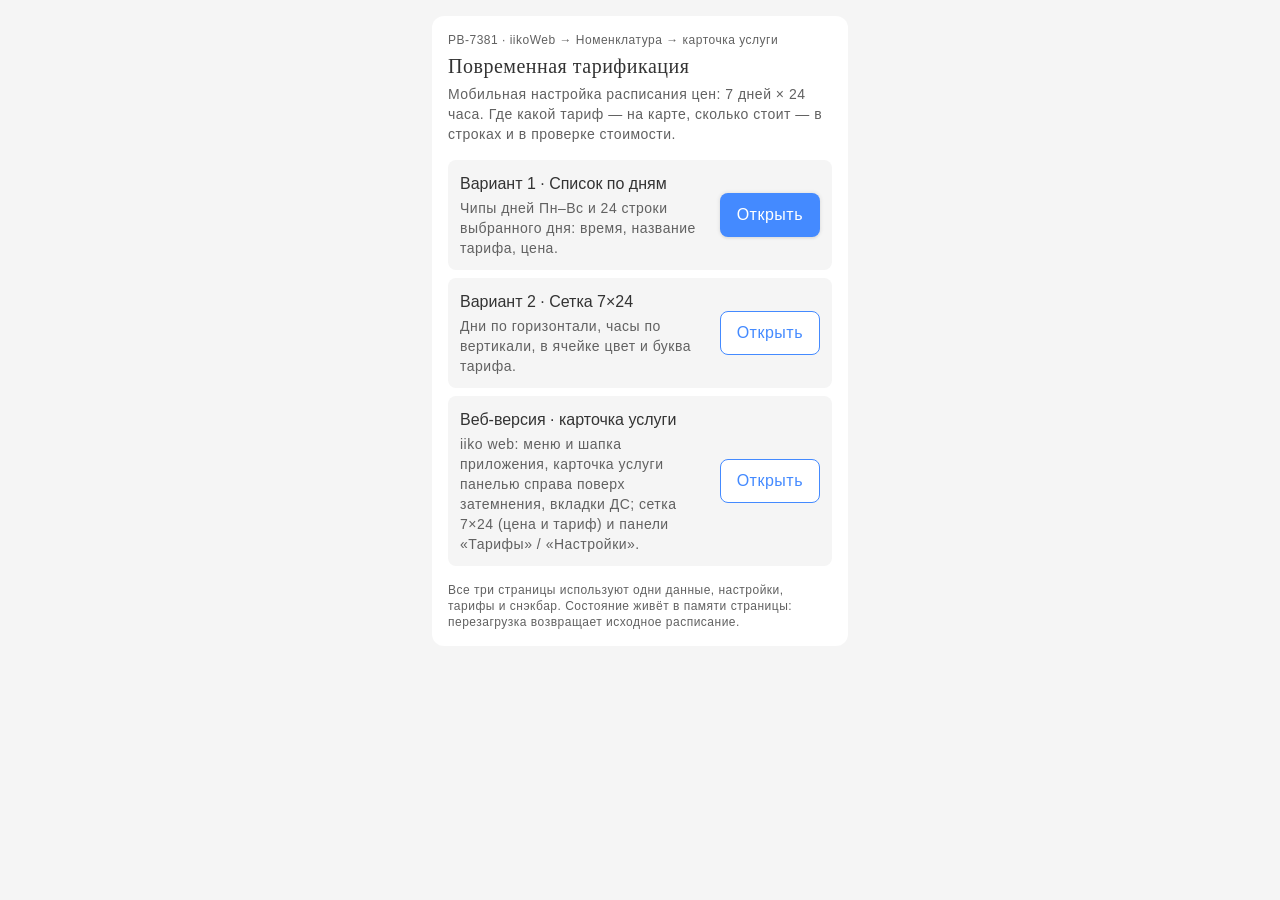
<file: index.html>
<!DOCTYPE html>
<html lang="ru" data-mode="mobile">
<head>
<meta charset="utf-8">
<meta name="viewport" content="width=device-width, initial-scale=1, viewport-fit=cover">
<meta http-equiv="refresh" content="0; url=ProtoApp-Draft/pb7381-hourly-rate/index.html">
<title>PB-7381 — почасовая тарифная сетка</title>
</head>
<body>
<p>Открываю прототип… Если ничего не произошло —
<a href="ProtoApp-Draft/pb7381-hourly-rate/index.html">PB-7381 · почасовая тарифная сетка</a>.</p>
</body>
</html>
</file>
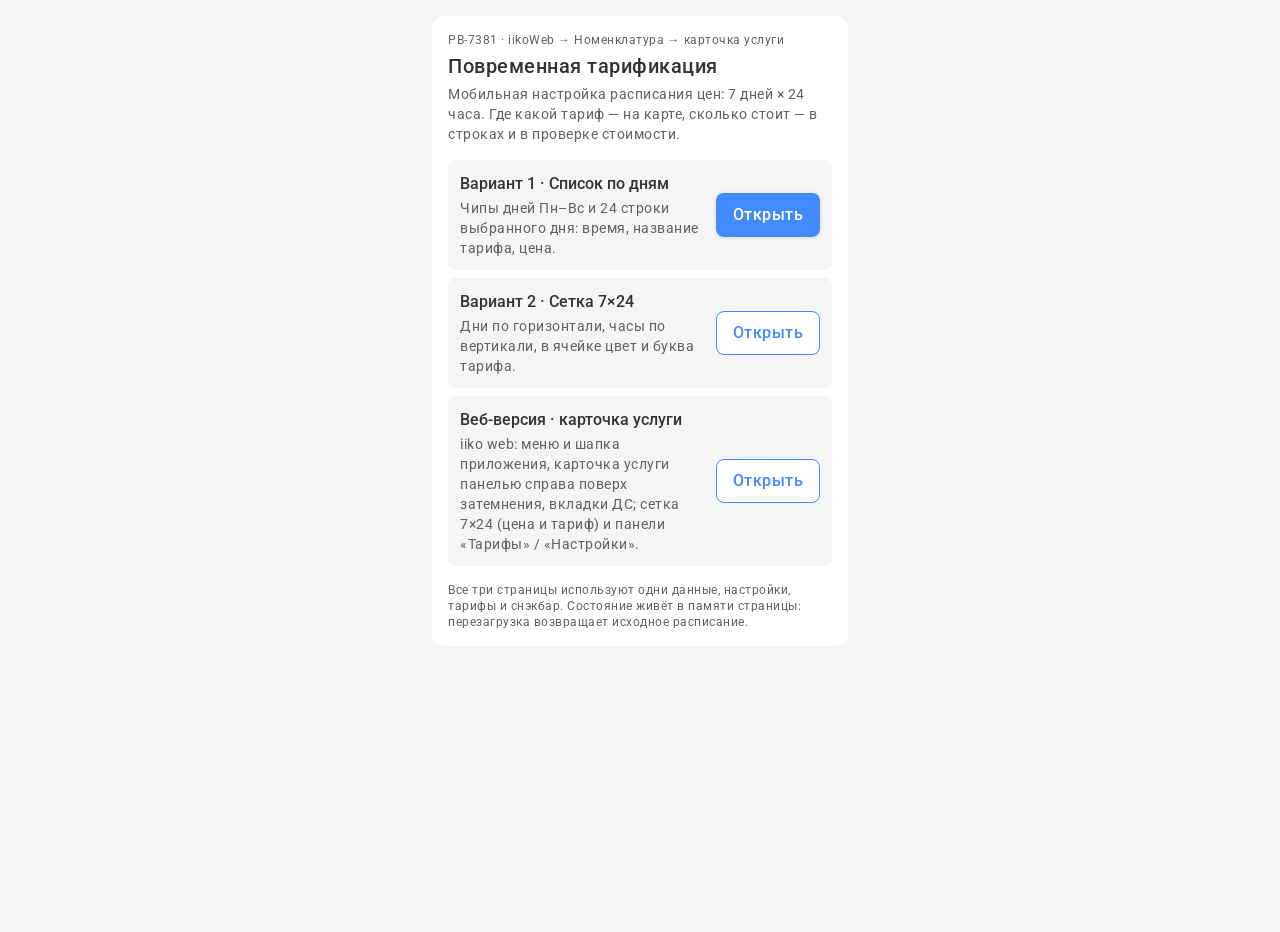
<file: ProtoApp-Draft/pb7381-hourly-rate/index.html>
<!DOCTYPE html>
<html lang="ru" data-mode="mobile">
<head>
<meta charset="UTF-8">
<meta name="viewport" content="width=device-width, initial-scale=1.0, viewport-fit=cover">
<title>PB-7381 · Повременная тарификация — два варианта</title>
<!--
  ЭКРАН: точка входа прототипа (бриф §8: «демо-страница со ссылками на два варианта»).

  Что здесь: название задачи, короткое описание двух вариантов расписания и две
  ссылки — variant-1.html (список по дням) и variant-2.html (сетка 7×24).
  Общие у вариантов: данные, настройки, шторка тарифа, футер выделения и снэкбар.

  Внешний вид — только ДС (классы ds-*, токены), своего «на глаз» нет.
-->
<link rel="stylesheet" href="css/prototype.css">
</head>
<body class="pb-page pb-page--index">

<main class="pb-hub">
  <header class="pb-hub__head">
    <span class="pb-hub__eyebrow ds-text-caption-l-12-normal-regular">PB-7381 · iikoWeb → Номенклатура → карточка услуги</span>
    <h1 class="pb-hub__title">Повременная тарификация</h1>
    <p class="pb-hub__lead ds-text-body-s-14-normal-regular">
      Мобильная настройка расписания цен: 7 дней × 24 часа. Где какой тариф — на карте,
      сколько стоит — в строках и в проверке стоимости.
    </p>
  </header>

  <ul class="pb-hub__list">
    <li class="pb-hub__item">
      <div class="pb-hub__item-text">
        <span class="pb-hub__item-title">Вариант 1 · Список по дням</span>
        <span class="pb-hub__item-desc ds-text-body-s-14-normal-regular">
          Чипы дней Пн–Вс и 24 строки выбранного дня: время, название тарифа, цена.
        </span>
      </div>
      <a class="ds-btn ds-btn--m ds-btn--accent ds-btn--filled pb-hub__link" href="variant-1.html">
        <span class="ds-btn__label">Открыть</span>
      </a>
    </li>
    <li class="pb-hub__item">
      <div class="pb-hub__item-text">
        <span class="pb-hub__item-title">Вариант 2 · Сетка 7×24</span>
        <span class="pb-hub__item-desc ds-text-body-s-14-normal-regular">
          Дни по горизонтали, часы по вертикали, в ячейке цвет и буква тарифа.
        </span>
      </div>
      <a class="ds-btn ds-btn--m ds-btn--accent ds-btn--outlined pb-hub__link" href="variant-2.html">
        <span class="ds-btn__label">Открыть</span>
      </a>
    </li>
    <li class="pb-hub__item">
      <div class="pb-hub__item-text">
        <span class="pb-hub__item-title">Веб-версия · карточка услуги</span>
        <span class="pb-hub__item-desc ds-text-body-s-14-normal-regular">
          iiko web: меню и шапка приложения, карточка услуги панелью справа поверх
          затемнения, вкладки ДС; сетка 7×24 (цена и тариф) и панели «Тарифы» / «Настройки».
        </span>
      </div>
      <a class="ds-btn ds-btn--m ds-btn--accent ds-btn--outlined pb-hub__link" href="web.html">
        <span class="ds-btn__label">Открыть</span>
      </a>
    </li>
  </ul>

  <p class="pb-hub__note ds-text-caption-l-12-normal-regular">
    Все три страницы используют одни данные, настройки, тарифы и снэкбар.
    Состояние живёт в памяти страницы: перезагрузка возвращает исходное расписание.
  </p>
</main>

</body>
</html>
</file>
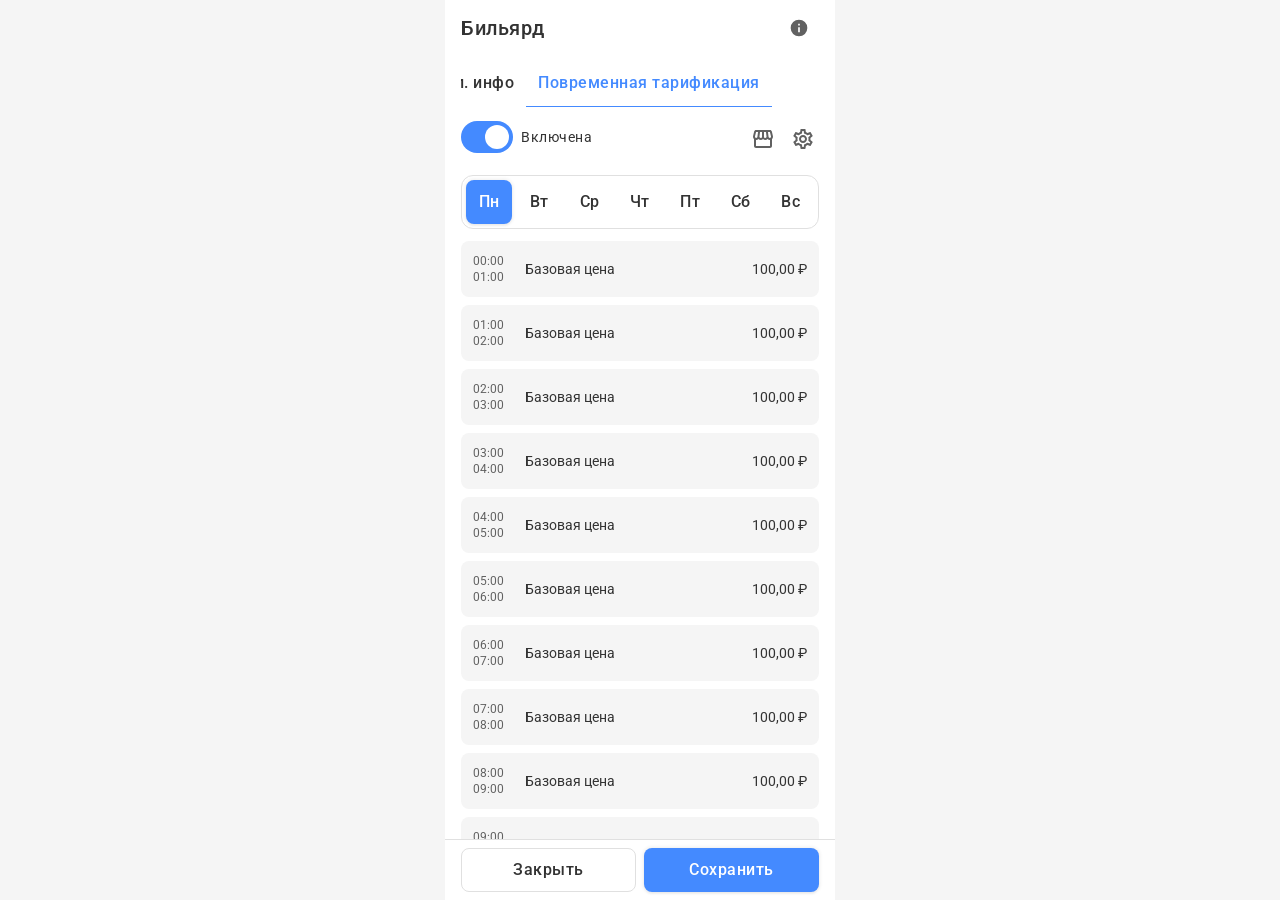
<file: ProtoApp-Draft/pb7381-hourly-rate/variant-1.html>
<!DOCTYPE html>
<html lang="ru" data-mode="mobile">
<head>
<meta charset="UTF-8">
<meta name="viewport" content="width=device-width, initial-scale=1.0, viewport-fit=cover">
<title>PB-7381 · Вариант 1 «Список по дням»</title>
<!--
  ЭКРАН: карточка услуги → вкладка «Повременная тарификация».
  Вариант 1 «Список по дням»: переключатель дней Пн–Вс и 24 карточки интервалов
  выбранного дня (время · название тарифа · цена), фон карточки — цвет тарифа.

  Макет: Figma «Номенклатура V2 Redesign», секция «Вариант 1» (19121:58896),
  фрейм «Включена» (19121:58898), Button toggle дня (19121:61977), карточка
  интервала (19110:52295 / компонент `row` 19107:49258), экран «Изменить
  тариф» (19121:59370) и его шторки (19121:61309), нижняя панель «Закрыть / Сохранить».

  Тап по карточке открывает отдельный экран «Изменить тариф» (три Select form,
  каждое поле — нижняя шторка); множественного выбора и футера выделения
  в этом варианте нет.

  Статична только обвязка (шапка, панель, шторка, настройки); область
  расписания и экран интервала рисует js/ui.js. Вид — классы ds-* и токены ДС.
-->
<link rel="stylesheet" href="css/prototype.css">
</head>
<body class="pb-page pb-page--app" data-variant="1">

<div class="pb-app">

  <!-- ── Шапка приложения: не скроллится ─────────────────── -->
  <header class="pb-app__head">
    <!-- Интерфейса телефона (статус-бар 55 + хром браузера 55 из макета
         19121:58899) здесь нет: заказчик 11.11.2026 — на реальном устройстве
         он дублировал бы настоящие часы и адресную строку. Шапка начинается
         с заголовка услуги; отступ под вырез экрана и домашний индикатор даёт
         safe-area (`env(safe-area-inset-*)`) в prototype.css -->
    <div class="pb-title">
      <h1 class="pb-title__text">Бильярд</h1>
      <button type="button" class="ds-btn-icon ds-btn-icon--s ds-btn-icon--neutral ds-btn-icon--text"
              aria-label="Информация об услуге">
        <span class="ds-btn-icon__icon"><svg viewBox="0 0 24 24" aria-hidden="true"><path d="M11 7h2v2h-2zm0 4h2v6h-2zm1-9a10 10 0 1 0 0 20 10 10 0 0 0 0-20z"/></svg></span>
      </button>
    </div>

    <div class="pb-tabs">
      <div class="ds-tabs" role="tablist" aria-label="Вкладки карточки услуги">
        <button type="button" class="ds-tab" role="tab" aria-selected="false">Приготовление</button>
        <button type="button" class="ds-tab" role="tab" aria-selected="false">Доп. инфо</button>
        <button type="button" class="ds-tab ds-tab--active" role="tab" aria-selected="true">Повременная тарификация</button>
      </div>
    </div>

    <div class="pb-status">
      <label class="ds-slide-toggle">
        <span class="ds-slide-toggle__row">
          <input class="ds-slide-toggle__input" type="checkbox" id="enabled" checked>
          <span class="ds-slide-toggle__track"></span>
          <span class="ds-slide-toggle__title" id="enabled-title">Включена</span>
        </span>
      </label>
      <!-- Иконки строки состояния: ресторан (`storefront`) и настройки (`settings`).
           Icon size 24 (заказчик 11.11.2026) + подложка State: контейнер
           `ds-icon-size--6x` с модификатором `--state` (fixes.css п. 14) даёт
           hover #EBEBEB и нажатие #E0E0E0 кругом 32. Кнопка-обёртка прозрачная,
           32×32, тач-зона 48 (бриф §7.1 п.2). Названия ресторана в шапке нет. -->
      <div class="pb-status__tools">
        <button type="button" class="pb-tool" id="open-restaurant"
                aria-label="Ресторан" aria-haspopup="dialog">
          <span class="ds-icon-size ds-icon-size--6x ds-icon-size--state"><svg viewBox="0 0 24 24" aria-hidden="true"><path d="M21.9 8.89l-1.05-4.37c-.22-.9-1-1.52-1.91-1.52H5.05c-.9 0-1.69.62-1.91 1.52L2.1 8.89c-.24 1.02-.02 2.06.62 2.88.08.11.19.19.28.29V19c0 1.1.9 2 2 2h14c1.1 0 2-.9 2-2v-6.94c.09-.09.2-.18.28-.28.64-.82.87-1.87.62-2.89zm-2.99-3.9l1.05 4.37c.1.42.01.84-.25 1.17-.14.18-.44.47-.94.47-.61 0-1.14-.49-1.21-1.14L16.98 5l1.93-.01zM13 5h1.96l.54 4.52c.05.39-.07.78-.33 1.07-.22.26-.54.41-.95.41-.67 0-1.22-.59-1.22-1.31V5zM8.49 9.52L9.04 5H11v4.69c0 .72-.55 1.31-1.29 1.31-.34 0-.65-.15-.89-.41a1.42 1.42 0 0 1-.33-1.07zm-4.45-.16L5.05 5h1.97l-.58 4.86c-.08.65-.6 1.14-1.21 1.14-.49 0-.8-.29-.93-.47-.27-.32-.36-.75-.26-1.17zM5 19v-6.03c.08.01.15.03.23.03.87 0 1.66-.36 2.24-.95.6.6 1.4.95 2.31.95.87 0 1.68-.36 2.25-.95.58.59 1.37.95 2.25.95.88 0 1.68-.36 2.25-.95.59.59 1.38.95 2.25.95.07 0 .15-.02.23-.03V19H5z"/></svg></span>
        </button>
        <button type="button" class="pb-tool" id="open-settings" aria-label="Настройки">
          <span class="ds-icon-size ds-icon-size--6x ds-icon-size--state"><svg viewBox="0 0 24 24" aria-hidden="true"><path d="M19.43 12.98c.04-.32.07-.64.07-.98 0-.34-.03-.66-.07-.98l2.11-1.65c.19-.15.24-.42.12-.64l-2-3.46c-.09-.16-.26-.25-.44-.25-.06 0-.12.01-.17.03l-2.49 1c-.52-.4-1.08-.73-1.69-.98l-.38-2.65C14.46 2.18 14.25 2 14 2h-4c-.25 0-.46.18-.49.42l-.38 2.65c-.61.25-1.17.59-1.69.98l-2.49-1c-.06-.02-.12-.03-.18-.03-.17 0-.34.09-.43.25l-2 3.46c-.13.22-.07.49.12.64l2.11 1.65c-.04.32-.07.65-.07.98 0 .33.03.66.07.98l-2.11 1.65c-.19.15-.24.42-.12.64l2 3.46c.09.16.26.25.44.25.06 0 .12-.01.17-.03l2.49-1c.52.4 1.08.73 1.69.98l.38 2.65c.03.24.24.42.49.42h4c.25 0 .46-.18.49-.42l.38-2.65c.61-.25 1.17-.59 1.69-.98l2.49 1c.06.02.12.03.18.03.17 0 .34-.09.43-.25l2-3.46c.12-.22.07-.49-.12-.64l-2.11-1.65zm-1.98-1.71c.04.31.05.52.05.73 0 .21-.02.43-.05.73l-.14 1.13.89.7 1.08.84-.7 1.21-1.27-.51-1.04-.42-.9.68c-.43.32-.84.56-1.25.73l-1.06.43-.16 1.13-.2 1.35h-1.4l-.19-1.35-.16-1.13-1.06-.43c-.43-.18-.83-.41-1.23-.71l-.91-.7-1.06.43-1.27.51-.7-1.21 1.08-.84.89-.7-.14-1.13c-.03-.31-.05-.54-.05-.74s.02-.43.05-.73l.14-1.13-.89-.7-1.08-.84.7-1.21 1.27.51 1.04.42.9-.68c.43-.32.84-.56 1.25-.73l1.06-.43.16-1.13.2-1.35h1.39l.19 1.35.16 1.13 1.06.43c.43.18.83.41 1.23.71l.91.7 1.06-.43 1.27-.51.7 1.21-1.07.85-.89.7.14 1.13zM12 8c-2.21 0-4 1.79-4 4s1.79 4 4 4 4-1.79 4-4-1.79-4-4-4zm0 6c-1.1 0-2-.9-2-2s.9-2 2-2 2 .9 2 2-.9 2-2 2z"/></svg></span>
        </button>
      </div>
    </div>
  </header>

  <!-- ── Расписание: единственная скроллящаяся область ──── -->
  <main class="pb-body" id="pb-body"></main>

  <!-- ── Футер выделения в варианте 1 убран: тап по карточке открывает
        отдельный экран интервала, множественного выбора нет ─────────── -->

  <!-- ── Нижняя панель: всегда видна ────────────────────── -->
  <div class="pb-bottombar">
    <div class="ds-btn-group ds-btn-group--horizontal pb-bottombar__group">
      <button type="button" class="ds-btn ds-btn--m ds-btn--neutral ds-btn--outlined pb-bottombar__btn" id="btn-close">
        <span class="ds-btn__label">Закрыть</span>
      </button>
      <button type="button" class="ds-btn ds-btn--m ds-btn--accent ds-btn--filled pb-bottombar__btn" id="btn-save">
        <span class="ds-btn__label" id="btn-save-label">Сохранить</span>
      </button>
    </div>
  </div>

</div>

<!-- ── Затемнение и шторка (пробел ДС: см. README) ─────────── -->
<button type="button" class="ds-backdrop pb-scrim" id="scrim" aria-label="Закрыть шторку" hidden></button>

<section class="pb-sheet" id="sheet" role="dialog" aria-modal="true" aria-labelledby="sheet-title" hidden>
  <div class="pb-sheet__grab" data-grab aria-hidden="true">
    <span class="pb-sheet__pill"></span>
  </div>
  <div class="pb-sheet__inner" id="sheet-inner"></div>
</section>

<!-- ── Настройки: полноэкранный список из четырёх строк ──── -->
<section class="pb-screen" id="settings" role="dialog" aria-modal="true" aria-labelledby="settings-title" hidden>
  <div class="pb-screen__head">
    <h2 class="pb-screen__title" id="settings-title">Настройки</h2>
    <button type="button" class="pb-close" id="settings-close" aria-label="Закрыть настройки">
      <span class="ds-icon-size ds-icon-size--6x"><svg viewBox="0 0 24 24" aria-hidden="true"><path d="m18.3 5.7-1.4-1.4L12 9.2 7.1 4.3 5.7 5.7 10.6 10.6 5.7 15.5l1.4 1.4L12 12l4.9 4.9 1.4-1.4-4.9-4.9z"/></svg></span>
    </button>
  </div>
  <div class="pb-screen__body">
    <button type="button" class="ds-list-item" data-settings-row="mode">
      <span class="ds-list-item__content">
        <span class="ds-list-item__text">Режим тарификации</span>
        <span class="ds-list-item__label-down" data-value="mode">По абсолютному времени</span>
      </span>
      <span class="ds-list-item__element-right"><span class="ds-list-item__icon-size"><svg viewBox="0 0 24 24" aria-hidden="true"><path d="M9.3 5.7 8 7l5 5-5 5 1.3 1.3L15.6 12z"/></svg></span></span>
    </button>
    <button type="button" class="ds-list-item" data-settings-row="rounding">
      <span class="ds-list-item__content">
        <span class="ds-list-item__text">Округлять время до</span>
        <span class="ds-list-item__label-down" data-value="rounding">00:01</span>
      </span>
      <span class="ds-list-item__element-right"><span class="ds-list-item__icon-size"><svg viewBox="0 0 24 24" aria-hidden="true"><path d="M9.3 5.7 8 7l5 5-5 5 1.3 1.3L15.6 12z"/></svg></span></span>
    </button>
    <button type="button" class="ds-list-item" data-settings-row="minTime">
      <span class="ds-list-item__content">
        <span class="ds-list-item__text">Минимальное время</span>
        <span class="ds-list-item__label-down" data-value="minTime">Выключено</span>
      </span>
      <span class="ds-list-item__element-right"><span class="ds-list-item__icon-size"><svg viewBox="0 0 24 24" aria-hidden="true"><path d="M9.3 5.7 8 7l5 5-5 5 1.3 1.3L15.6 12z"/></svg></span></span>
    </button>
    <button type="button" class="ds-list-item" data-settings-row="price">
      <span class="ds-list-item__content">
        <span class="ds-list-item__text">Отображение цены</span>
        <span class="ds-list-item__label-down" data-value="price">За час</span>
      </span>
      <span class="ds-list-item__element-right"><span class="ds-list-item__icon-size"><svg viewBox="0 0 24 24" aria-hidden="true"><path d="M9.3 5.7 8 7l5 5-5 5 1.3 1.3L15.6 12z"/></svg></span></span>
    </button>
  </div>
</section>

<!-- ── Экран «Изменить тариф» (макет 19121:59370): открывается тапом по карточке.
      Три Select form — «Тариф», «День», «Интервал»; каждое поле открывает
      нижнюю шторку. Футера выделения («Сбросить / Изменить тариф») нет. ── -->
<section class="pb-screen pb-interval" id="interval-page" role="dialog" aria-modal="true"
         aria-labelledby="interval-title" hidden>
  <div class="pb-screen__head">
    <h2 class="pb-screen__title" id="interval-title">Изменить тариф</h2>
    <button type="button" class="pb-close" id="interval-close" aria-label="Закрыть">
      <span class="ds-icon-size ds-icon-size--6x"><svg viewBox="0 0 24 24" aria-hidden="true"><path d="m18.3 5.7-1.4-1.4L12 9.2 7.1 4.3 5.7 5.7 10.6 10.6 5.7 15.5l1.4 1.4L12 12l4.9 4.9 1.4-1.4-4.9-4.9z"/></svg></span>
    </button>
  </div>
  <div class="pb-screen__body">
    <div class="pb-interval__fields" id="interval-fields"></div>
  </div>
  <div class="pb-screen__foot">
    <div class="ds-btn-group ds-btn-group--horizontal">
      <button type="button" class="ds-btn ds-btn--m ds-btn--neutral ds-btn--outlined" id="interval-cancel">
        <span class="ds-btn__label">Закрыть</span>
      </button>
      <button type="button" class="ds-btn ds-btn--m ds-btn--accent ds-btn--filled" id="interval-save">
        <span class="ds-btn__label">Сохранить</span>
      </button>
    </div>
  </div>
</section>

<!-- ── Снэкбар ────────────────────────────────────────────── -->
<div class="pb-snackbar" id="snackbar" role="status" aria-live="polite" hidden></div>

<script src="js/core.js"></script>
<script src="js/ui.js"></script>
<script>
  document.addEventListener('DOMContentLoaded', function () {
    window.PB7381_UI.init({ variant: 1 });
  });
</script>
</body>
</html>
</file>
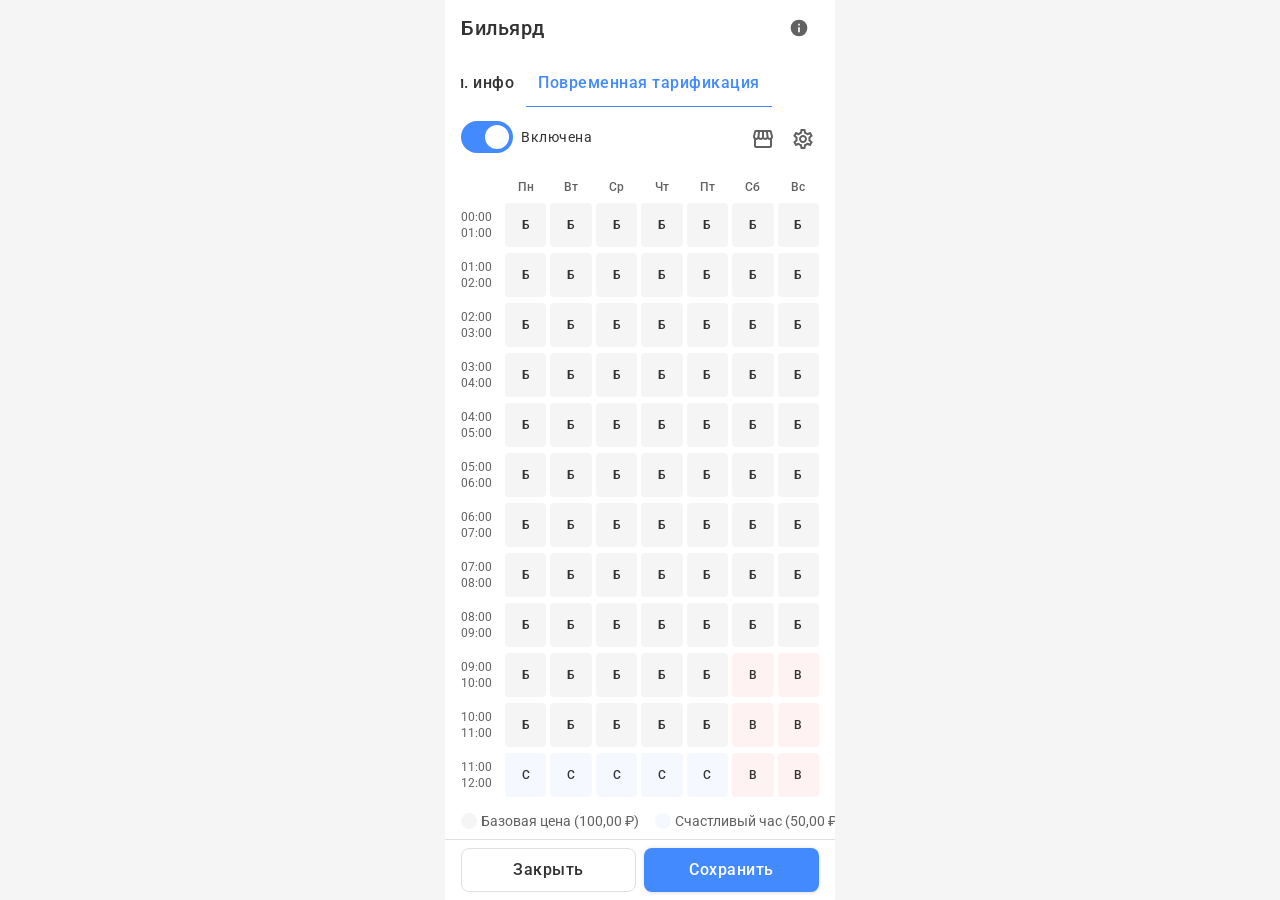
<file: ProtoApp-Draft/pb7381-hourly-rate/variant-2.html>
<!DOCTYPE html>
<html lang="ru" data-mode="mobile">
<head>
<meta charset="UTF-8">
<meta name="viewport" content="width=device-width, initial-scale=1.0, viewport-fit=cover">
<title>PB-7381 · Вариант 2 «Сетка 7×24»</title>
<!--
  ЭКРАН: карточка услуги → вкладка «Повременная тарификация».
  Вариант 2 «Сетка 7×24»: дни по горизонтали, часы по вертикали, в ячейке
  цвет и буква тарифа; под сеткой — легенда тарифов.

  Макет: Figma «Номенклатура V2 Redesign», секция «Вариант 2» (19138:66613),
  фрейм «Включена» (19138:66614), сетка (19138:66749), легенда
  (19138:66860 — чипы «Базовая цена (100,00 ₽)» и т. д.).

  Статична только обвязка; сетку и легенду рисует js/ui.js.
-->
<link rel="stylesheet" href="css/prototype.css">
</head>
<body class="pb-page pb-page--app" data-variant="2">

<div class="pb-app">

  <!-- ── Шапка приложения: не скроллится ─────────────────── -->
  <header class="pb-app__head">
    <!-- Интерфейса телефона (статус-бар 55 + хром браузера 55 из макета
         19138:66613) здесь нет: заказчик 11.11.2026 — на реальном устройстве
         он дублировал бы настоящие часы и адресную строку. Шапка начинается
         с заголовка услуги; отступ под вырез экрана и домашний индикатор даёт
         safe-area (`env(safe-area-inset-*)`) в prototype.css -->
    <div class="pb-title">
      <h1 class="pb-title__text">Бильярд</h1>
      <button type="button" class="ds-btn-icon ds-btn-icon--s ds-btn-icon--neutral ds-btn-icon--text"
              aria-label="Информация об услуге">
        <span class="ds-btn-icon__icon"><svg viewBox="0 0 24 24" aria-hidden="true"><path d="M11 7h2v2h-2zm0 4h2v6h-2zm1-9a10 10 0 1 0 0 20 10 10 0 0 0 0-20z"/></svg></span>
      </button>
    </div>

    <div class="pb-tabs">
      <div class="ds-tabs" role="tablist" aria-label="Вкладки карточки услуги">
        <button type="button" class="ds-tab" role="tab" aria-selected="false">Приготовление</button>
        <button type="button" class="ds-tab" role="tab" aria-selected="false">Доп. инфо</button>
        <button type="button" class="ds-tab ds-tab--active" role="tab" aria-selected="true">Повременная тарификация</button>
      </div>
    </div>

    <div class="pb-status">
      <label class="ds-slide-toggle">
        <span class="ds-slide-toggle__row">
          <input class="ds-slide-toggle__input" type="checkbox" id="enabled" checked>
          <span class="ds-slide-toggle__track"></span>
          <span class="ds-slide-toggle__title" id="enabled-title">Включена</span>
        </span>
      </label>
      <!-- Иконки строки состояния: ресторан (`storefront`) и настройки (`settings`).
           Icon size 24 (заказчик 11.11.2026) + подложка State: контейнер
           `ds-icon-size--6x` с модификатором `--state` (fixes.css п. 14) даёт
           hover #EBEBEB и нажатие #E0E0E0 кругом 32. Кнопка-обёртка прозрачная,
           32×32, тач-зона 48 (бриф §7.1 п.2). Названия ресторана в шапке нет. -->
      <div class="pb-status__tools">
        <button type="button" class="pb-tool" id="open-restaurant"
                aria-label="Ресторан" aria-haspopup="dialog">
          <span class="ds-icon-size ds-icon-size--6x ds-icon-size--state"><svg viewBox="0 0 24 24" aria-hidden="true"><path d="M21.9 8.89l-1.05-4.37c-.22-.9-1-1.52-1.91-1.52H5.05c-.9 0-1.69.62-1.91 1.52L2.1 8.89c-.24 1.02-.02 2.06.62 2.88.08.11.19.19.28.29V19c0 1.1.9 2 2 2h14c1.1 0 2-.9 2-2v-6.94c.09-.09.2-.18.28-.28.64-.82.87-1.87.62-2.89zm-2.99-3.9l1.05 4.37c.1.42.01.84-.25 1.17-.14.18-.44.47-.94.47-.61 0-1.14-.49-1.21-1.14L16.98 5l1.93-.01zM13 5h1.96l.54 4.52c.05.39-.07.78-.33 1.07-.22.26-.54.41-.95.41-.67 0-1.22-.59-1.22-1.31V5zM8.49 9.52L9.04 5H11v4.69c0 .72-.55 1.31-1.29 1.31-.34 0-.65-.15-.89-.41a1.42 1.42 0 0 1-.33-1.07zm-4.45-.16L5.05 5h1.97l-.58 4.86c-.08.65-.6 1.14-1.21 1.14-.49 0-.8-.29-.93-.47-.27-.32-.36-.75-.26-1.17zM5 19v-6.03c.08.01.15.03.23.03.87 0 1.66-.36 2.24-.95.6.6 1.4.95 2.31.95.87 0 1.68-.36 2.25-.95.58.59 1.37.95 2.25.95.88 0 1.68-.36 2.25-.95.59.59 1.38.95 2.25.95.07 0 .15-.02.23-.03V19H5z"/></svg></span>
        </button>
        <button type="button" class="pb-tool" id="open-settings" aria-label="Настройки">
          <span class="ds-icon-size ds-icon-size--6x ds-icon-size--state"><svg viewBox="0 0 24 24" aria-hidden="true"><path d="M19.43 12.98c.04-.32.07-.64.07-.98 0-.34-.03-.66-.07-.98l2.11-1.65c.19-.15.24-.42.12-.64l-2-3.46c-.09-.16-.26-.25-.44-.25-.06 0-.12.01-.17.03l-2.49 1c-.52-.4-1.08-.73-1.69-.98l-.38-2.65C14.46 2.18 14.25 2 14 2h-4c-.25 0-.46.18-.49.42l-.38 2.65c-.61.25-1.17.59-1.69.98l-2.49-1c-.06-.02-.12-.03-.18-.03-.17 0-.34.09-.43.25l-2 3.46c-.13.22-.07.49.12.64l2.11 1.65c-.04.32-.07.65-.07.98 0 .33.03.66.07.98l-2.11 1.65c-.19.15-.24.42-.12.64l2 3.46c.09.16.26.25.44.25.06 0 .12-.01.17-.03l2.49-1c.52.4 1.08.73 1.69.98l.38 2.65c.03.24.24.42.49.42h4c.25 0 .46-.18.49-.42l.38-2.65c.61-.25 1.17-.59 1.69-.98l2.49 1c.06.02.12.03.18.03.17 0 .34-.09.43-.25l2-3.46c.12-.22.07-.49-.12-.64l-2.11-1.65zm-1.98-1.71c.04.31.05.52.05.73 0 .21-.02.43-.05.73l-.14 1.13.89.7 1.08.84-.7 1.21-1.27-.51-1.04-.42-.9.68c-.43.32-.84.56-1.25.73l-1.06.43-.16 1.13-.2 1.35h-1.4l-.19-1.35-.16-1.13-1.06-.43c-.43-.18-.83-.41-1.23-.71l-.91-.7-1.06.43-1.27.51-.7-1.21 1.08-.84.89-.7-.14-1.13c-.03-.31-.05-.54-.05-.74s.02-.43.05-.73l.14-1.13-.89-.7-1.08-.84.7-1.21 1.27.51 1.04.42.9-.68c.43-.32.84-.56 1.25-.73l1.06-.43.16-1.13.2-1.35h1.39l.19 1.35.16 1.13 1.06.43c.43.18.83.41 1.23.71l.91.7 1.06-.43 1.27-.51.7 1.21-1.07.85-.89.7.14 1.13zM12 8c-2.21 0-4 1.79-4 4s1.79 4 4 4 4-1.79 4-4-1.79-4-4-4zm0 6c-1.1 0-2-.9-2-2s.9-2 2-2 2 .9 2 2-.9 2-2 2z"/></svg></span>
        </button>
      </div>
    </div>
  </header>

  <!-- ── Расписание: единственная скроллящаяся область ──── -->
  <main class="pb-body" id="pb-body"></main>

  <!-- ── Нижняя панель: всегда видна ────────────────────── -->
  <div class="pb-bottombar">
    <!-- Футер выделения — карточка ВМЕСТО панели (макет 375×152, радиус 16 сверху,
         тень 01 dp, поля 16, 16 до кнопок M): появляется только при выделении
         и накрывает кнопки «Закрыть/Сохранить» -->
    <footer class="pb-selbar" id="selbar" hidden></footer>
    <div class="ds-btn-group ds-btn-group--horizontal pb-bottombar__group">
      <button type="button" class="ds-btn ds-btn--m ds-btn--neutral ds-btn--outlined pb-bottombar__btn" id="btn-close">
        <span class="ds-btn__label">Закрыть</span>
      </button>
      <button type="button" class="ds-btn ds-btn--m ds-btn--accent ds-btn--filled pb-bottombar__btn" id="btn-save">
        <span class="ds-btn__label" id="btn-save-label">Сохранить</span>
      </button>
    </div>
  </div>

</div>

<!-- ── Затемнение и шторка (пробел ДС: см. README) ─────────── -->
<button type="button" class="ds-backdrop pb-scrim" id="scrim" aria-label="Закрыть шторку" hidden></button>

<section class="pb-sheet" id="sheet" role="dialog" aria-modal="true" aria-labelledby="sheet-title" hidden>
  <div class="pb-sheet__grab" data-grab aria-hidden="true">
    <span class="pb-sheet__pill"></span>
  </div>
  <div class="pb-sheet__inner" id="sheet-inner"></div>
</section>

<!-- ── Настройки: полноэкранный список из четырёх строк ──── -->
<section class="pb-screen" id="settings" role="dialog" aria-modal="true" aria-labelledby="settings-title" hidden>
  <div class="pb-screen__head">
    <h2 class="pb-screen__title" id="settings-title">Настройки</h2>
    <button type="button" class="pb-close" id="settings-close" aria-label="Закрыть настройки">
      <span class="ds-icon-size ds-icon-size--6x"><svg viewBox="0 0 24 24" aria-hidden="true"><path d="m18.3 5.7-1.4-1.4L12 9.2 7.1 4.3 5.7 5.7 10.6 10.6 5.7 15.5l1.4 1.4L12 12l4.9 4.9 1.4-1.4-4.9-4.9z"/></svg></span>
    </button>
  </div>
  <div class="pb-screen__body">
    <button type="button" class="ds-list-item" data-settings-row="mode">
      <span class="ds-list-item__content">
        <span class="ds-list-item__text">Режим тарификации</span>
        <span class="ds-list-item__label-down" data-value="mode">По абсолютному времени</span>
      </span>
      <span class="ds-list-item__element-right"><span class="ds-list-item__icon-size"><svg viewBox="0 0 24 24" aria-hidden="true"><path d="M9.3 5.7 8 7l5 5-5 5 1.3 1.3L15.6 12z"/></svg></span></span>
    </button>
    <button type="button" class="ds-list-item" data-settings-row="rounding">
      <span class="ds-list-item__content">
        <span class="ds-list-item__text">Округлять время до</span>
        <span class="ds-list-item__label-down" data-value="rounding">00:01</span>
      </span>
      <span class="ds-list-item__element-right"><span class="ds-list-item__icon-size"><svg viewBox="0 0 24 24" aria-hidden="true"><path d="M9.3 5.7 8 7l5 5-5 5 1.3 1.3L15.6 12z"/></svg></span></span>
    </button>
    <button type="button" class="ds-list-item" data-settings-row="minTime">
      <span class="ds-list-item__content">
        <span class="ds-list-item__text">Минимальное время</span>
        <span class="ds-list-item__label-down" data-value="minTime">Выключено</span>
      </span>
      <span class="ds-list-item__element-right"><span class="ds-list-item__icon-size"><svg viewBox="0 0 24 24" aria-hidden="true"><path d="M9.3 5.7 8 7l5 5-5 5 1.3 1.3L15.6 12z"/></svg></span></span>
    </button>
    <button type="button" class="ds-list-item" data-settings-row="price">
      <span class="ds-list-item__content">
        <span class="ds-list-item__text">Отображение цены</span>
        <span class="ds-list-item__label-down" data-value="price">За час</span>
      </span>
      <span class="ds-list-item__element-right"><span class="ds-list-item__icon-size"><svg viewBox="0 0 24 24" aria-hidden="true"><path d="M9.3 5.7 8 7l5 5-5 5 1.3 1.3L15.6 12z"/></svg></span></span>
    </button>
  </div>
</section>

<!-- ── Снэкбар ────────────────────────────────────────────── -->
<div class="pb-snackbar" id="snackbar" role="status" aria-live="polite" hidden></div>

<script src="js/core.js"></script>
<script src="js/ui.js"></script>
<script>
  document.addEventListener('DOMContentLoaded', function () {
    window.PB7381_UI.init({ variant: 2 });
  });
</script>
</body>
</html>
</file>
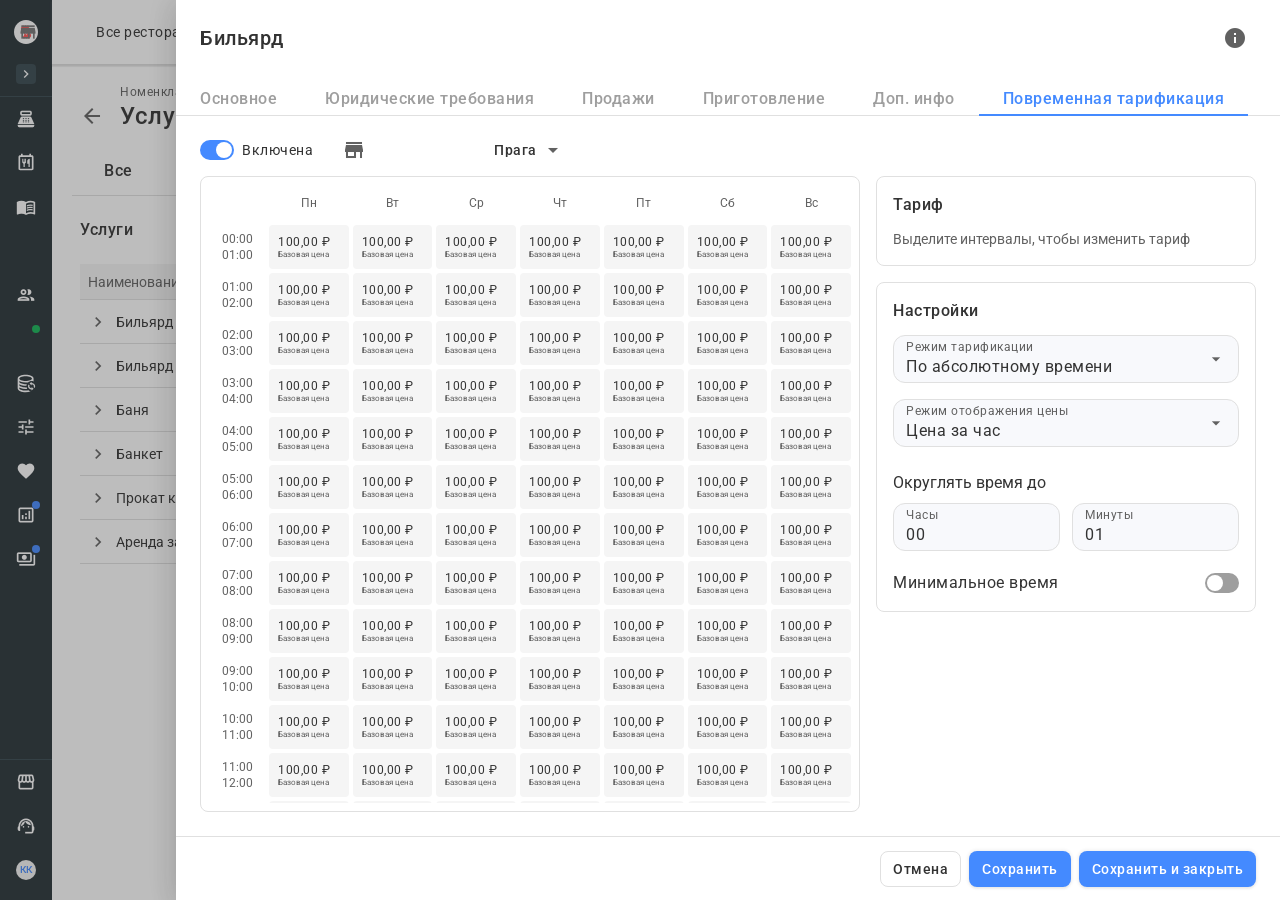
<file: ProtoApp-Draft/pb7381-hourly-rate/web.html>
<!DOCTYPE html>
<html lang="ru">
<head>
<meta charset="UTF-8">
<meta name="viewport" content="width=device-width, initial-scale=1.0">
<title>PB-7381 · Веб-версия: карточка услуги, повременная тарификация</title>
<!--
  ЭКРАН: iiko web → Номенклатура → Услуги → карточка «Бильярд» → вкладка
  «Повременная тарификация». Собран по стенду 680-440-665.iikoweb.ru
  (nomenclature, логин adm), замеры структуры — в _figma/notes.md.

  КАРКАС — ТОЛЬКО ИЗ ДС, как на стенде (см. замеры):
    • шапка приложения 64 и боковое меню (рейл 52 + панель раздела 260) —
      сквозные организмы app-header и app-sidenav, приходят из DS/connect.js;
    • фон страницы — список номенклатуры (список услуг) с вкладками разделов;
    • карточка услуги — панель справа поверх затемнения Backdrop 32 %:
      ширина min(1400px, 100% − 176px), слева видно меню (как на стенде:
      панель 1400 при окне 1576 стоит от x=176, затемнение на всё окно);
      шапка 84 + вкладки 48 + контент + подвал 64.

  ПРАВИЛА (заказчик 12.11.2026):
    • ТОЛЬКО компоненты iikoDS — своих кнопок, полей, селектов, списков,
      панелей и ячеек не изобретаем: ds-tabs, ds-card, ds-chips,
      ds-menu-item, ds-menu-container, ds-input / ds-select-form,
      ds-slide-toggle, ds-btn, ds-snackbar, ds-backdrop;
    • размеры шрифтов, цвета и отступы — только токены ДС (var(--ds-*));
      литералами задан лишь каркас: ширина карточки, колонка 380 (как
      карточка в макете), столбец времени 56, высота строки сетки 44;
    • текст в карточках — ВСЕГДА по левому краю, по центру не выравниваем
      никогда (заказчик 12.11.2026); исключение — подпись времени в сетке,
      её центрируем по колонке;
    • снэкбар — всегда по центру экрана, 32 от нижнего края, одна строка,
      кнопка действия — текстовая белая, не акцентная;
    • скроллы: свой у сетки расписания, свой у правой колонки.

  ЧТО В КАРТОЧКЕ:
    • вкладки карточки — компонент Tabs ДС (остальные вкладки вне задачи —
      ds-tab--disabled); от вкладок до строки с тумблером — 16, до сетки — 8;
    • строка: тумблер «Включена» + ресторан рядом (16 между ними), в кнопке
      ресторана между названием и стрелкой дропдауна 4 (13.11.2026);
    • сетка 7×24 в Card ДС без заголовка: поля 8 (справа 0 — полосу прокрутки
      держит край карточки), цена 12 / regular / Text primary, название тарифа
      10 / Text secondary, по одной строке; в колонке времени интервал двумя
      строками по центру — «00:00» над «01:00»; текст в ячейках не выделяется
      мышью (иначе протяжка выделяет текст вместо ячеек);
    • справа колонка 380 (карточки как в макете): «Тариф» и «Настройки» —
      Card ДС, статичные (не сворачиваются), заголовок карточки 16 / medium,
      текст 12; в «Тарифе» в заголовке справа — кнопка «Сбросить» (снимает
      выделение интервалов). Чипы тарифов и «Сбросить» видны только при
      выделении (13.11.2026); чип растянут по ширине карточки, фон — цвет
      тарифа, без точки (12.11.2026), после применения тарифа выделение
      сбрасывается;
    • тумблер «Выключена» — на экране остаются только сам тумблер и подпись
      «Повременная тарификация выключена. Включите, чтобы увидеть расписание
      тарифов»: ресторан, сетка и обе карточки скрыты (заказчик 13.11.2026);
    • подвал — только кнопки, прижатые вправо: подписи «Изменения применяются
      к расписанию услуги» больше нет (заказчик 13.11.2026);
    • в селектах «Настройки» нет галки у выбранного пункта, в полях времени
      нет иконки часов (заказчик 13.11.2026).

  РАСКЛАД ОДИН — ВЕБ (заказчик 14.11.2026): переключатель «Десктоп / Планшет /
  Мобильный» убран, карточка открыта постоянно и закрыть её нельзя (нет крестика,
  Esc и клик по затемнению её не закрывают). Планшет и телефон — отдельные
  макеты (variant-1.html / variant-2.html), в этом файле их нет.
-->
<link rel="stylesheet" href="css/web.css">

<!-- ДС и каркас приложения одной строкой: стили, иконки, шапка, боковое меню,
     структура .panel > .frame -->
<script src="../../Design-System/connect.js" defer></script>

<!-- Организмы ДС, которые нужны только этой странице (через connect.js не приходят) -->
<link rel="stylesheet" href="../../Design-System/organisms/app-header-content/header-content.css?v=1">
<script src="../../Design-System/organisms/app-header-content/header-content.js?v=1" defer></script>
<link rel="stylesheet" href="../../Design-System/organisms/app-table-header-actions/table-header-actions.css?v=2">
<script src="../../Design-System/organisms/app-table-header-actions/table-header-actions.js?v=2" defer></script>
</head>
<body>

<!-- ══ ФОН: страница номенклатуры (под затемнением карточки) ══ -->
<div class="pbw-page">
  <div class="pbw-page__inner">

    <!-- Шапка раздела: стрелка назад, подпись + заголовок, действия -->
    <header class="hc">
      <div class="hc__left">
        <div class="ds-text-ui hc__title">
          <span class="ds-text-ui__element-left hc__back" role="button" tabindex="0" aria-label="Назад">
            <span class="ds-icon-size ds-icon-size--6x ds-icon-size--state"><span class="material-icons">arrow_back</span></span>
          </span>
          <span class="ds-text-ui__content">
            <span class="ds-text-ui__label-up hc__subtitle">Номенклатура</span>
            <span class="ds-text-ui__list-item hc__heading">Услуги</span>
          </span>
        </div>
      </div>
      <div class="hc__right">
        <span class="ds-search ds-search--xs hc__search" role="button" tabindex="0" aria-label="Поиск">
          <span class="ds-search__icon"><span class="material-icons">search</span></span>
        </span>
        <div class="ds-btn-group ds-btn-group--horizontal hc__actions">
          <button type="button" class="ds-btn ds-btn--m ds-btn--accent ds-btn--filled">
            <span class="ds-btn__icon"><span class="material-icons">add</span></span>
            <span class="ds-btn__label">Создать</span>
          </button>
        </div>
      </div>
    </header>

    <!-- Вкладки разделов номенклатуры (как на стенде: ALL/ITEMS/…/SERVICES) -->
    <div class="ds-tabs pbw-listtabs" role="tablist" aria-label="Разделы номенклатуры">
      <button type="button" class="ds-tab" role="tab" aria-selected="false">Все</button>
      <button type="button" class="ds-tab" role="tab" aria-selected="false">Товары</button>
      <button type="button" class="ds-tab" role="tab" aria-selected="false">Блюда</button>
      <button type="button" class="ds-tab" role="tab" aria-selected="false">Модификаторы</button>
      <button type="button" class="ds-tab" role="tab" aria-selected="false">Полуфабрикаты</button>
      <button type="button" class="ds-tab" role="tab" aria-selected="true">Услуги</button>
      <button type="button" class="ds-tab" role="tab" aria-selected="false">Ставки</button>
    </div>

    <!-- Полоса над таблицей: заголовок + тумблер «Показать удалённые» -->
    <div class="tha pbw-listbar" data-tha-toggle="off">
      <div class="tha__left">
        <span class="tha__title">Услуги</span>
      </div>
      <div class="tha__right">
        <label class="ds-slide-toggle">
          <span class="ds-slide-toggle__row">
            <input class="ds-slide-toggle__input" type="checkbox">
            <span class="ds-slide-toggle__track"></span>
            <span class="ds-slide-toggle__title">Показать удалённые</span>
          </span>
        </label>
      </div>
    </div>

    <!-- Таблица услуг: строка открывает карточку в панели справа -->
    <div class="ds-table pbw-listtable" id="pbw-listtable" role="table" aria-label="Услуги"></div>
  </div>
</div>


<!-- ══ КАРТОЧКА УСЛУГИ: затемнение + панель справа ═══════════
     Затемнение — компонент Backdrop ДС: лежит на всём окне (и на меню),
     панель — над ним. Клик по затемнению и Esc закрывают карточку. -->
<div class="ds-backdrop pbw-scrim" id="pbw-scrim" hidden></div>

<section class="pbw-drawer" id="pbw-drawer" role="dialog" aria-modal="true"
         aria-labelledby="pbw-drawer-title">

  <!-- Шапка карточки: 84, поля 24; заголовок + справка + крестик -->
  <header class="pbw-drawer__head">
    <h1 class="pbw-drawer__title" id="pbw-drawer-title">Бильярд</h1>
    <div class="pbw-drawer__tools">
        <button type="button" class="ds-btn ds-btn--s ds-btn--neutral ds-btn--text"
                aria-label="Справка по повременной тарификации">
          <span class="ds-btn__icon"><span class="material-icons" aria-hidden="true">info</span></span>
        </button>
    </div>
  </header>

  <!-- Вкладки карточки — компонент Tabs ДС (размеры не переопределяем).
       Остальные вкладки вне задачи PB-7381: показаны неактивными (ds-tab--disabled). -->
  <div class="ds-tabs pbw-drawer__tabs" role="tablist" aria-label="Разделы карточки услуги">
    <button type="button" class="ds-tab ds-tab--disabled" role="tab" aria-selected="false" title="Вне задачи PB-7381">Основное</button>
    <button type="button" class="ds-tab ds-tab--disabled" role="tab" aria-selected="false" title="Вне задачи PB-7381">Юридические требования</button>
    <button type="button" class="ds-tab ds-tab--disabled" role="tab" aria-selected="false" title="Вне задачи PB-7381">Продажи</button>
    <button type="button" class="ds-tab ds-tab--disabled" role="tab" aria-selected="false" title="Вне задачи PB-7381">Приготовление</button>
    <button type="button" class="ds-tab ds-tab--disabled" role="tab" aria-selected="false" title="Вне задачи PB-7381">Доп. инфо</button>
    <button type="button" class="ds-tab ds-tab--active" role="tab" aria-selected="true">Повременная тарификация</button>
  </div>

  <!-- Контент: прокрутки нет — свой скролл у сетки, свой у правой колонки -->
  <div class="pbw-drawer__body">

    <!-- Строка над таблицей: тумблер «Включена» + выбор ресторана -->
    <div class="pbw-toolbar">
      <label class="ds-slide-toggle">
        <span class="ds-slide-toggle__row">
          <input class="ds-slide-toggle__input" type="checkbox" id="pbw-enabled" checked>
          <span class="ds-slide-toggle__track"></span>
          <span class="ds-slide-toggle__title" id="pbw-enabled-title">Включена</span>
        </span>
      </label>

      <div class="pbw-rest" id="pbw-rest">
        <button type="button" class="ds-btn ds-btn--m ds-btn--neutral ds-btn--text"
                id="pbw-rest-btn" aria-haspopup="menu" aria-expanded="false">
          <span class="ds-btn__icon"><span class="material-icons">storefront</span></span>
          <span class="ds-btn__label pbw-rest__name" id="pbw-rest-name">Прага</span>
          <span class="ds-btn__icon"><span class="material-icons">arrow_drop_down</span></span>
        </button>
        <div class="ds-menu-container pbw-menu" id="pbw-rest-menu" role="menu" hidden></div>
      </div>
    </div>

    <!-- Тумблер выключен: в контенте вкладки остаются только тумблер
         «Выключена» и эта подпись (заказчик 13.11.2026). Текст тот же, что
         в мобильных вариантах; показывается классом body.pbw-off. -->
    <p class="pbw-offnote">Повременная тарификация выключена. Включите, чтобы увидеть расписание тарифов</p>

    <!-- Раскладка вкладки: сетка слева, колонка карточек 400 справа -->
    <div class="pbw-sched">
      <div class="ds-card ds-card--outlined pbw-gridcard">
        <div class="ds-card__content pbw-gridcard__content">
          <div id="pbw-board" class="pbw-board"></div>
        </div>
      </div>

      <aside class="pbw-aside">
        <!-- 1. Тариф — Card ДС, статичная, не сворачивается. Два состояния
             (макет заказчика 14.11.2026, карточка «Тариф»):
             • без выделения — заголовок «Тариф» и подсказка;
             • с выделением — заголовок «Тарифы», справа «Сбросить», сводка
               выделения и тарифы чипами Chips ДС (Size M / Filled) на всю
               ширину карточки: фон чипа — цвет тарифа, слева название,
               справа цена, точки нет (12.11.2026). Клик по чипу сразу
               применяет тариф и снимает выделение. -->
        <div class="ds-card ds-card--outlined pbw-card pbw-card--rates" id="pbw-card-rates">
          <div class="ds-card__header pbw-card__head">
            <h2 class="ds-card__title pbw-card__title" id="pbw-card-rates-title">Тариф</h2>
            <button type="button" class="ds-btn ds-btn--s ds-btn--neutral ds-btn--text pbw-reset"
                    id="pbw-reset" aria-label="Сбросить выделение интервалов" hidden>
              <span class="ds-btn__label">Сбросить</span>
            </button>
          </div>
          <div class="ds-card__content pbw-card__content">
            <div class="pbw-summary" id="pbw-sel"></div>
            <div class="pbw-chips" id="pbw-tariffs" role="group" aria-label="Доступные тарифы" hidden></div>
          </div>
        </div>

        <!-- 2. Настройки — Card ДС, статичная, собрана 1:1 с макетом (Figma
             «Настройки», node 19204:247633): поля карточки 16, заголовок →
             контент 12; между селектами 16, селекты → время 24, между
             блоками времени 20, подпись → поля 8, поля в ряд 12.
             Внутри только компоненты ДС: Select form (2), Input (4),
             Slide toggle. Пара полей «Минимальное время» появляется только
             при включённом тумблере (заказчик 12.11.2026). -->
        <div class="ds-card ds-card--outlined pbw-card pbw-card--settings" id="pbw-card-settings">
          <div class="ds-card__header pbw-card__head">
            <h2 class="ds-card__title pbw-card__title">Настройки</h2>
          </div>
          <div class="ds-card__content pbw-card__content pbw-settings" id="pbw-settings-content">

            <!-- Селекты: между ними 16 -->
            <div class="pbw-settings__group">
              <div class="pbw-field">
                <div class="ds-select-form ds-select-form--m ds-select-form--populated pbw-select" id="pbw-mode"
                     role="button" tabindex="0" aria-haspopup="listbox" aria-expanded="false"
                     aria-labelledby="pbw-mode-label">
                  <div class="ds-input ds-input--m ds-input--populated">
                    <div class="ds-input__frame">
                      <div class="ds-input__content">
                        <span class="ds-input__label" id="pbw-mode-label">Режим тарификации</span>
                        <span class="ds-input__field" data-value="mode">По абсолютному времени</span>
                      </div>
                      <span class="ds-input__icon"><span class="ds-icon-size ds-icon-size--5x"><span class="material-icons" aria-hidden="true">arrow_drop_down</span></span></span>
                    </div>
                  </div>
                </div>
                <div class="ds-menu-container pbw-menu" id="pbw-mode-menu" role="listbox" hidden></div>
              </div>

              <!-- Режим отображения цены — тоже Select form ДС (вместо радиокнопок,
                   как в макете карточки настроек) -->
              <div class="pbw-field">
                <div class="ds-select-form ds-select-form--m ds-select-form--populated pbw-select" id="pbw-price"
                     role="button" tabindex="0" aria-haspopup="listbox" aria-expanded="false"
                     aria-labelledby="pbw-price-label">
                  <div class="ds-input ds-input--m ds-input--populated">
                    <div class="ds-input__frame">
                      <div class="ds-input__content">
                        <span class="ds-input__label" id="pbw-price-label">Режим отображения цены</span>
                        <span class="ds-input__field" data-value="price">Цена за час</span>
                      </div>
                      <span class="ds-input__icon"><span class="ds-icon-size ds-icon-size--5x"><span class="material-icons" aria-hidden="true">arrow_drop_down</span></span></span>
                    </div>
                  </div>
                </div>
                <div class="ds-menu-container pbw-menu" id="pbw-price-menu" role="listbox" hidden></div>
              </div>
            </div>

            <!-- Время: два блока с зазором 20 между ними -->
            <div class="pbw-settings__group pbw-settings__group--times">

              <!-- Округлять время до: подпись, ниже пара полей Часы / Минуты -->
              <div class="pbw-settings__block">
                <span class="pbw-settings__label" id="pbw-rounding-title">Округлять время до</span>
                <div class="pbw-times" role="group" aria-labelledby="pbw-rounding-title">
                  <div class="ds-input ds-input--m pbw-time">
                    <div class="ds-input__frame">
                      <div class="ds-input__content">
                        <span class="ds-input__label">Часы</span>
                        <input class="ds-input__field" id="pbw-rounding-hours" type="text" inputmode="numeric"
                               maxlength="2" value="00" aria-label="Округлять время до, часы">
                      </div>
                    </div>
                  </div>
                  <div class="ds-input ds-input--m pbw-time">
                    <div class="ds-input__frame">
                      <div class="ds-input__content">
                        <span class="ds-input__label">Минуты</span>
                        <input class="ds-input__field" id="pbw-rounding-minutes" type="text" inputmode="numeric"
                               maxlength="2" value="01" aria-label="Округлять время до, минуты">
                      </div>
                    </div>
                  </div>
                </div>
              </div>

              <!-- Минимальное время: подпись слева + тумблер справа в одну строку,
                   пара полей Часы / Минуты видна только при включённом тумблере
                   (заказчик 12.11.2026) -->
              <div class="pbw-settings__block">
                <label class="ds-slide-toggle pbw-settings__switch">
                  <span class="ds-slide-toggle__row">
                    <input class="ds-slide-toggle__input" type="checkbox" id="pbw-mintime-on">
                    <span class="ds-slide-toggle__track"></span>
                    <span class="ds-slide-toggle__title" id="pbw-mintime-title">Минимальное время</span>
                  </span>
                </label>
                <div class="pbw-times" id="pbw-mintime-fields" role="group"
                     aria-labelledby="pbw-mintime-title" hidden>
                  <div class="ds-input ds-input--m pbw-time">
                    <div class="ds-input__frame">
                      <div class="ds-input__content">
                        <span class="ds-input__label">Часы</span>
                        <input class="ds-input__field" id="pbw-mintime-hours" type="text" inputmode="numeric"
                               maxlength="2" value="00" aria-label="Минимальное время, часы">
                      </div>
                    </div>
                  </div>
                  <div class="ds-input ds-input--m pbw-time">
                    <div class="ds-input__frame">
                      <div class="ds-input__content">
                        <span class="ds-input__label">Минуты</span>
                        <input class="ds-input__field" id="pbw-mintime-minutes" type="text" inputmode="numeric"
                               maxlength="2" value="00" aria-label="Минимальное время, минуты">
                      </div>
                    </div>
                  </div>
                </div>
              </div>
            </div>
          </div>
        </div>
      </aside>
    </div>
  </div>

  <!-- Подвал карточки: 64, действия справа (как на стенде: Отмена / Сохранить /
       Сохранить и закрыть). Подписи-подсказки слева нет — убрана по просьбе
       заказчика 13.11.2026 («Изменения применяются к расписанию услуги»). -->
  <footer class="pbw-drawer__foot">
    <div class="ds-btn-group ds-btn-group--horizontal pbw-drawer__actions">
      <button type="button" class="ds-btn ds-btn--m ds-btn--neutral ds-btn--outlined" id="pbw-cancel">
        <span class="ds-btn__label">Отмена</span>
      </button>
      <button type="button" class="ds-btn ds-btn--m ds-btn--accent ds-btn--filled" id="pbw-save">
        <span class="ds-btn__label" id="pbw-save-label">Сохранить</span>
      </button>
      <button type="button" class="ds-btn ds-btn--m ds-btn--accent ds-btn--filled" id="pbw-save-close">
        <span class="ds-btn__label">Сохранить и закрыть</span>
      </button>
    </div>
  </footer>
</section>

<!-- Снэкбар -->
<div class="pbw-snackbar" id="pbw-snackbar" role="status" aria-live="polite" hidden></div>

<script src="js/core.js"></script>
<script src="js/web.js"></script>
<script>
  document.addEventListener('DOMContentLoaded', function () {
    window.PB7381_WEB.init();
  });
</script>
</body>
</html>
</file>
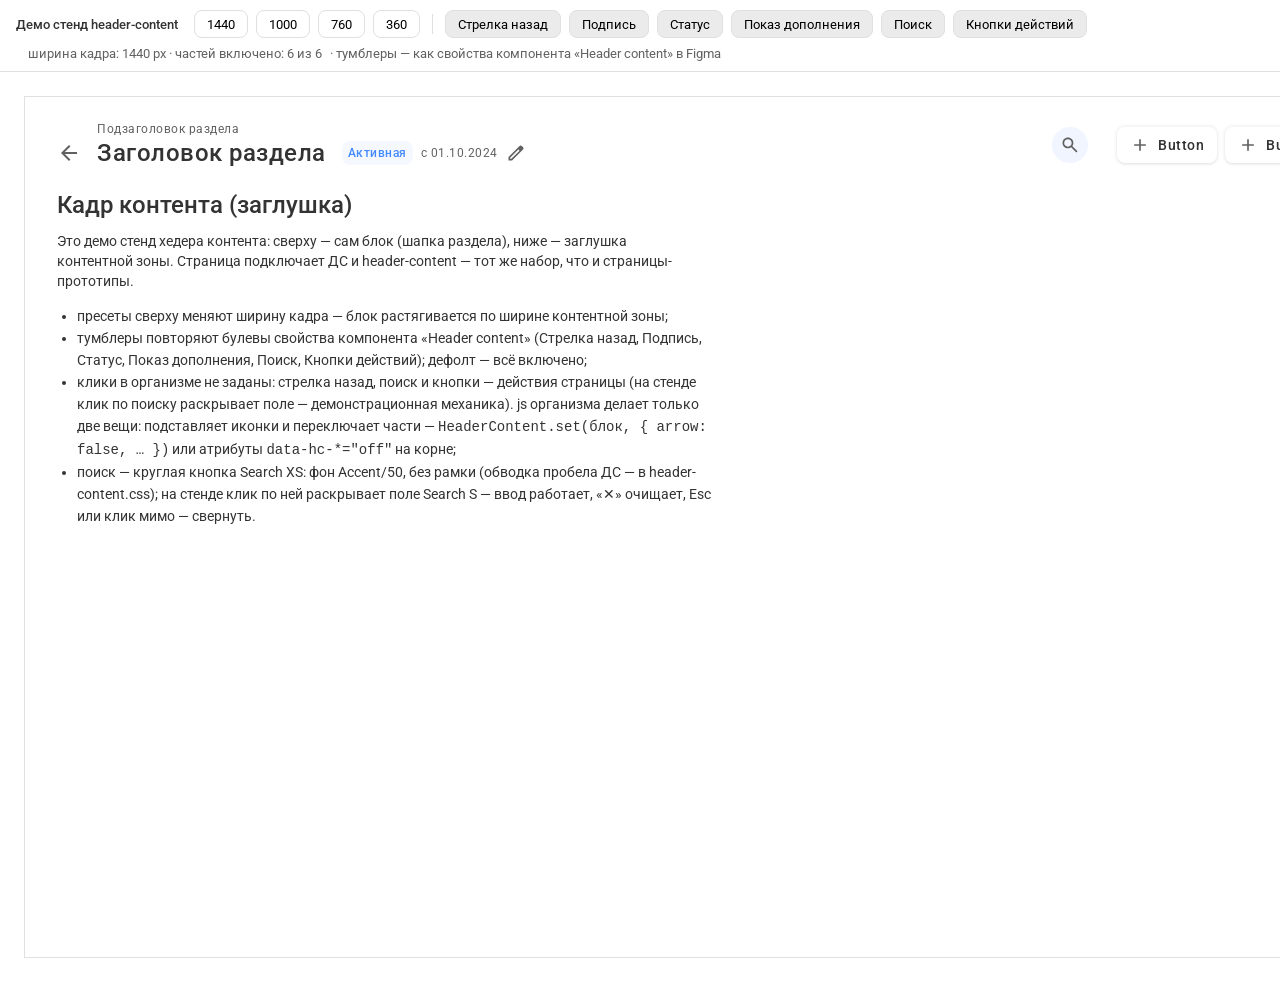
<file: Design-System/organisms/app-header-content/demo.html>
<!DOCTYPE html>
<html lang="ru">
<head>
<meta charset="UTF-8">
<meta name="viewport" content="width=device-width, initial-scale=1.0">
<title>header-content — демо стенд хедера контента</title>
<!--
  Демо стенд ОРГАНИЗМА «хедер контента» (header-content): все состояния и правила подключения.
  Отдельный файл организма: правится независимо от стендов других организмов/молекул
  (может условно повторять то же, что и они, — это нормально).
  Источник — компонент «Header content» (63308:202539) Figma «Iiko Web DS (New)»,
  страница «Header content_ORG». Состав: стрелка назад (Icon size 24), подпись + заголовок
  (Text UI), слот «После заголовка» (Status + Text UI с иконкой edit), поиск (Search XS),
  действия (Button group из Button).
  Живой блок стоит первым в кадре-«странице» (шапка контентной зоны, как на страницах):
  пресеты ширины меняют ширину кадра; тумблеры повторяют булевы свойства компонента
  (Стрелка назад, Подпись, Статус, Показ дополнения, Поиск, Кнопки действий) — включают/
  выключают части у живого блока. Конфигурации из фрейма «Header контента — примеры
  использования» — в разметке ниже кадра, но скрыты (атрибут hidden; не показываем, не
  удалять — чтобы показать, убрать hidden). Иконки — SVG из Figma (img в папке),
  подставляет header-content.js.
-->
<link rel="stylesheet" href="../../components-web/font.css">
<link rel="stylesheet" href="../../components-web/tokens.css">
<link rel="stylesheet" href="../../components-web/styles.css">
<link rel="stylesheet" href="../../components-web/components/index.css">
<link rel="stylesheet" href="../../components-web/fixes.css">
<!-- header-content — хедер контента: один источник стилей и поведения -->
<link rel="stylesheet" href="header-content.css?v=1">
<script src="header-content.js?v=1" defer></script>
<style>
  /* каркас демо-стенда — как у остальных организмов */
  html, body { margin: 0; background: #fff; font-family: 'Roboto', 'Helvetica Neue', Arial, sans-serif; color: var(--ds-color-text-primary); }
  .demo-bar {
    display: flex; align-items: center; gap: 8px; flex-wrap: wrap;
    padding: 10px 16px; border-bottom: 1px solid var(--ds-color-stroke-default, #e0e0e0);
    font-size: 13px;
  }
  .demo-bar__title { font-weight: 500; margin-right: 8px; }
  .demo-bar__btn {
    height: 28px; padding: 0 12px; border: 1px solid var(--ds-color-stroke-default, #e0e0e0);
    border-radius: var(--ds-radius-2x, 8px); background: transparent; font: inherit; cursor: pointer;
  }
  .demo-bar__btn:hover { background: var(--ds-color-button-neutral-hover, #f5f5f5); }
  .demo-bar__btn.is-on { background: var(--ds-color-button-neutral-press, #f5f5f5); }
  .demo-bar__sep { width: 1px; height: 20px; background: var(--ds-color-stroke-default, #e0e0e0); margin: 0 4px; }
  .demo-bar__state { margin-left: 12px; color: var(--ds-color-text-secondary, #616161); font-variant-numeric: tabular-nums; }
  .demo-bar__hint { color: var(--ds-color-text-secondary, #616161); }
  .view { padding: 24px; }
  /* кадр-«страница»: как у остальных организмов (ширина — пресетами сверху) */
  .panel { position: relative; width: var(--panel-w, 1440px); height: 860px; overflow: hidden; border: 1px solid var(--ds-color-stroke-default, #e0e0e0); background: #fff; }
  /* контентная зона кадра: хедер контента — первым, с полями контейнера (24/32) */
  .hc-zone { padding: 24px 32px 0; }
  .frame { padding: 24px 32px; box-sizing: border-box; }
  .frame h1 { font-size: 24px; line-height: 24px; font-weight: 500; margin: 0 0 12px; }
  .frame p { font-size: 14px; line-height: 20px; max-width: 640px; color: var(--ds-color-text-primary, #333); }
  .frame ul { font-size: 14px; line-height: 22px; max-width: 640px; padding-left: 20px; }
  /* конфигурации из фрейма «примеры использования» — ниже кадра, той же ширины */
  .cfgs { width: var(--panel-w, 1440px); box-sizing: border-box; padding: 0 32px; margin-top: 24px; }
  .cfgs__title { font-size: 14px; line-height: 20px; color: var(--ds-color-text-secondary, #616161); margin: 0 0 16px; }
  .demo-block { margin: 0 0 24px; }
  .demo-block:last-child { margin-bottom: 0; }
  .cap { font-size: 12px; line-height: 16px; color: var(--ds-color-text-secondary, #616161); margin: 0 0 12px; }
  /* раскрытие поиска — механика стенда (организм кликов не задаёт): круглая Search XS → поле Search S */
  .hc__search { cursor: pointer; }
  .hc__search[hidden] { display: none; }
  .hc-search[hidden] { display: none; }
  .hc-search__input { flex: 1 1 auto; min-width: 0; border: 0; outline: 0; background: transparent; padding: 0; font: inherit; color: var(--ds-color-search-focusvalue-text-color, #333333); }
  .hc-search__input::placeholder { color: var(--ds-color-search-focus-text-color, #d6d6d6); opacity: 1; }
  .hc-search:focus-within { border-color: var(--ds-color-search-focus-border-color, #448aff); }
  .hc-search__clear { display: inline-flex; align-items: center; justify-content: center; flex-shrink: 0; cursor: pointer; }
  .hc-search__clear[hidden] { display: none; }
  .hc-search .ds-search__right-icon { align-self: stretch; }  /* разделитель тянется по строке (в css height:100% схлопывался) */
  .hc-search .ds-search__right-icon > .ds-divider { width: 1px; height: 100%; flex: none; }  /* разделитель — компонент Divider (в слоте выгрузки белый фон — артефакт) */
</style>
</head>
<body>
<div class="demo-bar">
  <span class="demo-bar__title">Демо стенд header-content</span>
  <button class="demo-bar__btn" id="btn-w1440">1440</button>
  <button class="demo-bar__btn" id="btn-w1000">1000</button>
  <button class="demo-bar__btn" id="btn-w760">760</button>
  <button class="demo-bar__btn" id="btn-w360">360</button>
  <span class="demo-bar__sep"></span>
  <button class="demo-bar__btn is-on" data-part="arrow">Стрелка назад</button>
  <button class="demo-bar__btn is-on" data-part="subtitle">Подпись</button>
  <button class="demo-bar__btn is-on" data-part="status">Статус</button>
  <button class="demo-bar__btn is-on" data-part="after">Показ дополнения</button>
  <button class="demo-bar__btn is-on" data-part="search">Поиск</button>
  <button class="demo-bar__btn is-on" data-part="actions">Кнопки действий</button>
  <span class="demo-bar__state" id="demo-state">…</span>
  <span class="demo-bar__hint">· тумблеры — как свойства компонента «Header content» в Figma</span>
</div>
<div class="view" id="view">

  <!-- Живой блок — дефолты компонента (всё включено); тумблеры в шапке стенда выключают части.
       Стоит первым в кадре-«странице» — как шапка контентной зоны на страницах -->
  <div class="panel" id="panel">
    <div class="hc-zone">
      <header class="hc" id="hc-live">
        <div class="hc__left">
          <div class="ds-text-ui hc__title">
            <span class="ds-text-ui__element-left hc__back" role="button" tabindex="0" aria-label="Назад">
              <span class="ds-icon-size ds-icon-size--6x ds-icon-size--state"><img data-hc-icon="arrow-back" width="24" height="24" alt=""></span>
            </span>
            <span class="ds-text-ui__content">
              <span class="ds-text-ui__label-up hc__subtitle">Подзаголовок раздела</span>
              <span class="ds-text-ui__list-item hc__heading">Заголовок раздела</span>
            </span>
          </div>
          <div class="hc__after">
            <span class="ds-status ds-status--accent ds-status--filled hc__status"><span class="ds-status__label">Активная</span></span>
            <span class="ds-text-ui hc__addition">
              <span class="ds-text-ui__content"><span class="ds-text-ui__list-item">с 01.10.2024</span></span>
              <span class="ds-text-ui__element-right"><span class="ds-icon-size ds-icon-size--5x"><img data-hc-icon="edit" width="20" height="20" alt=""></span></span>
            </span>
          </div>
        </div>
        <div class="hc__right">
          <span class="ds-search ds-search--xs hc__search" role="button" tabindex="0" aria-label="Поиск">
            <span class="ds-search__icon"><span class="ds-icon-size ds-icon-size--5x"><img data-hc-icon="search" width="20" height="20" alt=""></span></span>
          </span>
          <!-- раскрытое поле поиска (механика стенда): Search S; показывается кликом по круглой кнопке.
               Состав по компоненту: лупа + текст + (крестик при вводе) + «Right icon» (разделитель + search_off) -->
          <span class="ds-search ds-search--s hc-search" id="hc-search" hidden>
            <span class="ds-search__icon"><span class="ds-icon-size ds-icon-size--5x"><img data-hc-icon="search" width="20" height="20" alt=""></span></span>
            <input class="ds-search__label hc-search__input" type="text" placeholder="Search text" aria-label="Поиск">
            <span class="hc-search__clear" id="hc-search-clear" role="button" tabindex="0" aria-label="Очистить" hidden><span class="ds-icon-size ds-icon-size--5x ds-icon-size--state"><img data-hc-icon="close" width="20" height="20" alt=""></span></span>
            <span class="ds-search__right-icon"><span class="ds-divider"></span><span class="ds-icon-size ds-icon-size--5x ds-icon-size--state"><img data-hc-icon="search-off" width="20" height="20" alt=""></span></span>
          </span>
          <div class="ds-btn-group ds-btn-group--horizontal hc__actions">
            <button type="button" class="ds-btn ds-btn--m ds-btn--neutral ds-btn--filled"><span class="ds-btn__icon"><img data-hc-icon="add" width="20" height="20" alt=""></span><span class="ds-btn__label">Button</span></button>
            <button type="button" class="ds-btn ds-btn--m ds-btn--neutral ds-btn--filled"><span class="ds-btn__icon"><img data-hc-icon="add" width="20" height="20" alt=""></span><span class="ds-btn__label">Button</span></button>
            <button type="button" class="ds-btn ds-btn--m ds-btn--neutral ds-btn--filled"><span class="ds-btn__icon"><img data-hc-icon="add" width="20" height="20" alt=""></span><span class="ds-btn__label">Button</span></button>
          </div>
        </div>
      </header>
    </div>
    <div class="frame">
      <h1>Кадр контента (заглушка)</h1>
      <p>Это демо стенд хедера контента: сверху — сам блок (шапка раздела), ниже — заглушка
         контентной зоны. Страница подключает ДС и header-content — тот же набор, что и страницы-прототипы.</p>
      <ul>
        <li>пресеты сверху меняют ширину кадра — блок растягивается по ширине контентной зоны;</li>
        <li>тумблеры повторяют булевы свойства компонента «Header content» (Стрелка назад, Подпись,
            Статус, Показ дополнения, Поиск, Кнопки действий); дефолт — всё включено;</li>
        <li>клики в организме не заданы: стрелка назад, поиск и кнопки — действия страницы
            (на стенде клик по поиску раскрывает поле — демонстрационная механика).
            js организма делает только две вещи: подставляет иконки и переключает части —
            <code>HeaderContent.set(блок, { arrow: false, … })</code> или атрибуты
            <code>data-hc-*="off"</code> на корне;</li>
        <li>поиск — круглая кнопка Search XS: фон Accent/50, без рамки (обводка пробела ДС —
            в header-content.css); на стенде клик по ней раскрывает поле Search S — ввод
            работает, «✕» очищает, Esc или клик мимо — свернуть.</li>
      </ul>
    </div>
  </div>

  <!-- Конфигурации из фрейма «Header контента — примеры использования» — скрыты (не показываем),
       не удалять; показать снова — убрать атрибут hidden -->
  <div class="cfgs" hidden>
    <p class="cfgs__title">Конфигурации из фрейма компонента «Header контента — примеры использования» (части включаются тумблерами; тексты — из примеров)</p>

    <div class="demo-block">
      <p class="cap">Базовый — без стрелки, подписи и слота «После заголовка»</p>
      <header class="hc" data-hc-arrow="off" data-hc-subtitle="off" data-hc-status="off" data-hc-after="off">
        <div class="hc__left">
          <div class="ds-text-ui hc__title">
            <span class="ds-text-ui__element-left hc__back" role="button" tabindex="0" aria-label="Назад">
              <span class="ds-icon-size ds-icon-size--6x ds-icon-size--state"><img data-hc-icon="arrow-back" width="24" height="24" alt=""></span>
            </span>
            <span class="ds-text-ui__content">
              <span class="ds-text-ui__label-up hc__subtitle">Подзаголовок раздела</span>
              <span class="ds-text-ui__list-item hc__heading">Приходные накладные</span>
            </span>
          </div>
          <div class="hc__after">
            <span class="ds-status ds-status--accent ds-status--filled hc__status"><span class="ds-status__label">Активная</span></span>
            <span class="ds-text-ui hc__addition">
              <span class="ds-text-ui__content"><span class="ds-text-ui__list-item">с 01.10.2024</span></span>
              <span class="ds-text-ui__element-right"><span class="ds-icon-size ds-icon-size--5x"><img data-hc-icon="edit" width="20" height="20" alt=""></span></span>
            </span>
          </div>
        </div>
        <div class="hc__right">
          <span class="ds-search ds-search--xs hc__search" role="button" tabindex="0" aria-label="Поиск">
            <span class="ds-search__icon"><img data-hc-icon="search" width="20" height="20" alt=""></span>
          </span>
          <div class="ds-btn-group ds-btn-group--horizontal hc__actions">
            <button type="button" class="ds-btn ds-btn--m ds-btn--neutral ds-btn--filled"><span class="ds-btn__icon"><img data-hc-icon="add" width="20" height="20" alt=""></span><span class="ds-btn__label">Создать накладную</span></button>
            <button type="button" class="ds-btn ds-btn--m ds-btn--neutral ds-btn--filled"><span class="ds-btn__icon"><img data-hc-icon="add" width="20" height="20" alt=""></span><span class="ds-btn__label">Провести</span></button>
            <button type="button" class="ds-btn ds-btn--m ds-btn--neutral ds-btn--filled"><span class="ds-btn__icon"><img data-hc-icon="add" width="20" height="20" alt=""></span><span class="ds-btn__label">Удалить</span></button>
          </div>
        </div>
      </header>
    </div>

    <div class="demo-block">
      <p class="cap">Со стрелкой</p>
      <header class="hc" data-hc-subtitle="off" data-hc-status="off" data-hc-after="off">
        <div class="hc__left">
          <div class="ds-text-ui hc__title">
            <span class="ds-text-ui__element-left hc__back" role="button" tabindex="0" aria-label="Назад">
              <span class="ds-icon-size ds-icon-size--6x ds-icon-size--state"><img data-hc-icon="arrow-back" width="24" height="24" alt=""></span>
            </span>
            <span class="ds-text-ui__content">
              <span class="ds-text-ui__label-up hc__subtitle">Подзаголовок раздела</span>
              <span class="ds-text-ui__list-item hc__heading">Накладная № 1042</span>
            </span>
          </div>
          <div class="hc__after">
            <span class="ds-status ds-status--accent ds-status--filled hc__status"><span class="ds-status__label">Активная</span></span>
            <span class="ds-text-ui hc__addition">
              <span class="ds-text-ui__content"><span class="ds-text-ui__list-item">с 01.10.2024</span></span>
              <span class="ds-text-ui__element-right"><span class="ds-icon-size ds-icon-size--5x"><img data-hc-icon="edit" width="20" height="20" alt=""></span></span>
            </span>
          </div>
        </div>
        <div class="hc__right">
          <span class="ds-search ds-search--xs hc__search" role="button" tabindex="0" aria-label="Поиск">
            <span class="ds-search__icon"><img data-hc-icon="search" width="20" height="20" alt=""></span>
          </span>
          <div class="ds-btn-group ds-btn-group--horizontal hc__actions">
            <button type="button" class="ds-btn ds-btn--m ds-btn--neutral ds-btn--filled"><span class="ds-btn__icon"><img data-hc-icon="add" width="20" height="20" alt=""></span><span class="ds-btn__label">Провести</span></button>
            <button type="button" class="ds-btn ds-btn--m ds-btn--neutral ds-btn--filled"><span class="ds-btn__icon"><img data-hc-icon="add" width="20" height="20" alt=""></span><span class="ds-btn__label">Сохранить</span></button>
            <button type="button" class="ds-btn ds-btn--m ds-btn--neutral ds-btn--filled"><span class="ds-btn__icon"><img data-hc-icon="add" width="20" height="20" alt=""></span><span class="ds-btn__label">Удалить</span></button>
          </div>
        </div>
      </header>
    </div>

    <div class="demo-block">
      <p class="cap">Со стрелкой и статусом (статус — вариант ДС «Черновик»)</p>
      <header class="hc" data-hc-subtitle="off" data-hc-after="off">
        <div class="hc__left">
          <div class="ds-text-ui hc__title">
            <span class="ds-text-ui__element-left hc__back" role="button" tabindex="0" aria-label="Назад">
              <span class="ds-icon-size ds-icon-size--6x ds-icon-size--state"><img data-hc-icon="arrow-back" width="24" height="24" alt=""></span>
            </span>
            <span class="ds-text-ui__content">
              <span class="ds-text-ui__label-up hc__subtitle">Подзаголовок раздела</span>
              <span class="ds-text-ui__list-item hc__heading">Накладная № 1042</span>
            </span>
          </div>
          <div class="hc__after">
            <span class="ds-status ds-status--warning ds-status--filled hc__status"><span class="ds-status__label">Черновик</span></span>
            <span class="ds-text-ui hc__addition">
              <span class="ds-text-ui__content"><span class="ds-text-ui__list-item">с 01.10.2024</span></span>
              <span class="ds-text-ui__element-right"><span class="ds-icon-size ds-icon-size--5x"><img data-hc-icon="edit" width="20" height="20" alt=""></span></span>
            </span>
          </div>
        </div>
        <div class="hc__right">
          <span class="ds-search ds-search--xs hc__search" role="button" tabindex="0" aria-label="Поиск">
            <span class="ds-search__icon"><img data-hc-icon="search" width="20" height="20" alt=""></span>
          </span>
          <div class="ds-btn-group ds-btn-group--horizontal hc__actions">
            <button type="button" class="ds-btn ds-btn--m ds-btn--neutral ds-btn--filled"><span class="ds-btn__icon"><img data-hc-icon="add" width="20" height="20" alt=""></span><span class="ds-btn__label">Провести</span></button>
            <button type="button" class="ds-btn ds-btn--m ds-btn--neutral ds-btn--filled"><span class="ds-btn__icon"><img data-hc-icon="add" width="20" height="20" alt=""></span><span class="ds-btn__label">Сохранить</span></button>
            <button type="button" class="ds-btn ds-btn--m ds-btn--neutral ds-btn--filled"><span class="ds-btn__icon"><img data-hc-icon="add" width="20" height="20" alt=""></span><span class="ds-btn__label">Удалить</span></button>
          </div>
        </div>
      </header>
    </div>

    <div class="demo-block">
      <p class="cap">С подписью</p>
      <header class="hc" data-hc-status="off" data-hc-after="off">
        <div class="hc__left">
          <div class="ds-text-ui hc__title">
            <span class="ds-text-ui__element-left hc__back" role="button" tabindex="0" aria-label="Назад">
              <span class="ds-icon-size ds-icon-size--6x ds-icon-size--state"><img data-hc-icon="arrow-back" width="24" height="24" alt=""></span>
            </span>
            <span class="ds-text-ui__content">
              <span class="ds-text-ui__label-up hc__subtitle">Управление складом</span>
              <span class="ds-text-ui__list-item hc__heading">Инвентаризации</span>
            </span>
          </div>
          <div class="hc__after">
            <span class="ds-status ds-status--accent ds-status--filled hc__status"><span class="ds-status__label">Активная</span></span>
            <span class="ds-text-ui hc__addition">
              <span class="ds-text-ui__content"><span class="ds-text-ui__list-item">с 01.10.2024</span></span>
              <span class="ds-text-ui__element-right"><span class="ds-icon-size ds-icon-size--5x"><img data-hc-icon="edit" width="20" height="20" alt=""></span></span>
            </span>
          </div>
        </div>
        <div class="hc__right">
          <span class="ds-search ds-search--xs hc__search" role="button" tabindex="0" aria-label="Поиск">
            <span class="ds-search__icon"><img data-hc-icon="search" width="20" height="20" alt=""></span>
          </span>
          <div class="ds-btn-group ds-btn-group--horizontal hc__actions">
            <button type="button" class="ds-btn ds-btn--m ds-btn--neutral ds-btn--filled"><span class="ds-btn__icon"><img data-hc-icon="add" width="20" height="20" alt=""></span><span class="ds-btn__label">Создать инвентаризацию</span></button>
            <button type="button" class="ds-btn ds-btn--m ds-btn--neutral ds-btn--filled"><span class="ds-btn__icon"><img data-hc-icon="add" width="20" height="20" alt=""></span><span class="ds-btn__label">Провести</span></button>
            <button type="button" class="ds-btn ds-btn--m ds-btn--neutral ds-btn--filled"><span class="ds-btn__icon"><img data-hc-icon="add" width="20" height="20" alt=""></span><span class="ds-btn__label">Удалить</span></button>
          </div>
        </div>
      </header>
    </div>

    <div class="demo-block">
      <p class="cap">Без поиска — Технологическая карта (статус + дополнение, без стрелки и подписи)</p>
      <header class="hc" data-hc-arrow="off" data-hc-subtitle="off" data-hc-search="off">
        <div class="hc__left">
          <div class="ds-text-ui hc__title">
            <span class="ds-text-ui__element-left hc__back" role="button" tabindex="0" aria-label="Назад">
              <span class="ds-icon-size ds-icon-size--6x ds-icon-size--state"><img data-hc-icon="arrow-back" width="24" height="24" alt=""></span>
            </span>
            <span class="ds-text-ui__content">
              <span class="ds-text-ui__label-up hc__subtitle">Подзаголовок раздела</span>
              <span class="ds-text-ui__list-item hc__heading">Технологическая карта</span>
            </span>
          </div>
          <div class="hc__after">
            <span class="ds-status ds-status--accent ds-status--filled hc__status"><span class="ds-status__label">Активная</span></span>
            <span class="ds-text-ui hc__addition">
              <span class="ds-text-ui__content"><span class="ds-text-ui__list-item">с 01.10.2024</span></span>
              <span class="ds-text-ui__element-right"><span class="ds-icon-size ds-icon-size--5x"><img data-hc-icon="edit" width="20" height="20" alt=""></span></span>
            </span>
          </div>
        </div>
        <div class="hc__right">
          <span class="ds-search ds-search--xs hc__search" role="button" tabindex="0" aria-label="Поиск">
            <span class="ds-search__icon"><img data-hc-icon="search" width="20" height="20" alt=""></span>
          </span>
          <div class="ds-btn-group ds-btn-group--horizontal hc__actions">
            <button type="button" class="ds-btn ds-btn--m ds-btn--neutral ds-btn--filled"><span class="ds-btn__icon"><img data-hc-icon="add" width="20" height="20" alt=""></span><span class="ds-btn__label">Редактировать</span></button>
            <button type="button" class="ds-btn ds-btn--m ds-btn--neutral ds-btn--filled"><span class="ds-btn__icon"><img data-hc-icon="add" width="20" height="20" alt=""></span><span class="ds-btn__label">Добавить</span></button>
          </div>
        </div>
      </header>
    </div>

  </div>

</div>
<script>
  window.addEventListener('DOMContentLoaded', function () {
    var st = document.getElementById('demo-state');
    var root = document.getElementById('hc-live');
    var view = document.getElementById('view');
    var tg = Array.prototype.slice.call(document.querySelectorAll('.demo-bar__btn[data-part]'));
    function refresh() {
      var w = document.getElementById('panel').clientWidth;
      var parts = {}, on = 0;
      tg.forEach(function (b) {
        var k = b.getAttribute('data-part');
        var v = b.classList.contains('is-on');
        parts[k] = v;
        if (v) on++;
      });
      window.HeaderContent.set(root, parts);
      st.textContent = 'ширина кадра: ' + w + ' px · частей включено: ' + on + ' из ' + tg.length;
    }
    tg.forEach(function (b) {
      b.addEventListener('click', function () { closeSearch(); b.classList.toggle('is-on'); refresh(); });
    });
    function setW(px) { view.style.setProperty('--panel-w', px + 'px'); refresh(); }
    /* — раскрытие поиска (механика стенда; организм кликов не задаёт): круглая Search XS → поле Search S — */
    var sBtn = root.querySelector('.hc__search');
    var sField = document.getElementById('hc-search');
    var sInput = sField ? sField.querySelector('.hc-search__input') : null;
    var sClear = document.getElementById('hc-search-clear');
    function openSearch() { sBtn.hidden = true; sField.hidden = false; sInput.focus(); }
    function closeSearch() {
      if (!sField || sField.hidden) return;
      sField.hidden = true; sBtn.hidden = false; sInput.value = ''; sClear.hidden = true;
    }
    if (sBtn && sField && sInput && sClear) {
      sBtn.addEventListener('click', openSearch);
      sBtn.addEventListener('keydown', function (e) { if (e.key === 'Enter' || e.key === ' ') { e.preventDefault(); openSearch(); } });
      sInput.addEventListener('input', function () { sClear.hidden = !sInput.value; });
      sClear.addEventListener('click', function () { sInput.value = ''; sClear.hidden = true; sInput.focus(); });
      document.addEventListener('keydown', function (e) { if (e.key === 'Escape') closeSearch(); });
      document.addEventListener('click', function (e) { if (!sField.hidden && !sField.contains(e.target) && !sBtn.contains(e.target)) closeSearch(); });
    }
    document.getElementById('btn-w1440').onclick = function () { setW(1440); };
    document.getElementById('btn-w1000').onclick = function () { setW(1000); };
    document.getElementById('btn-w760').onclick = function () { setW(760); };
    document.getElementById('btn-w360').onclick = function () { setW(360); };
    refresh();
  });
</script>
</body>
</html>
</file>
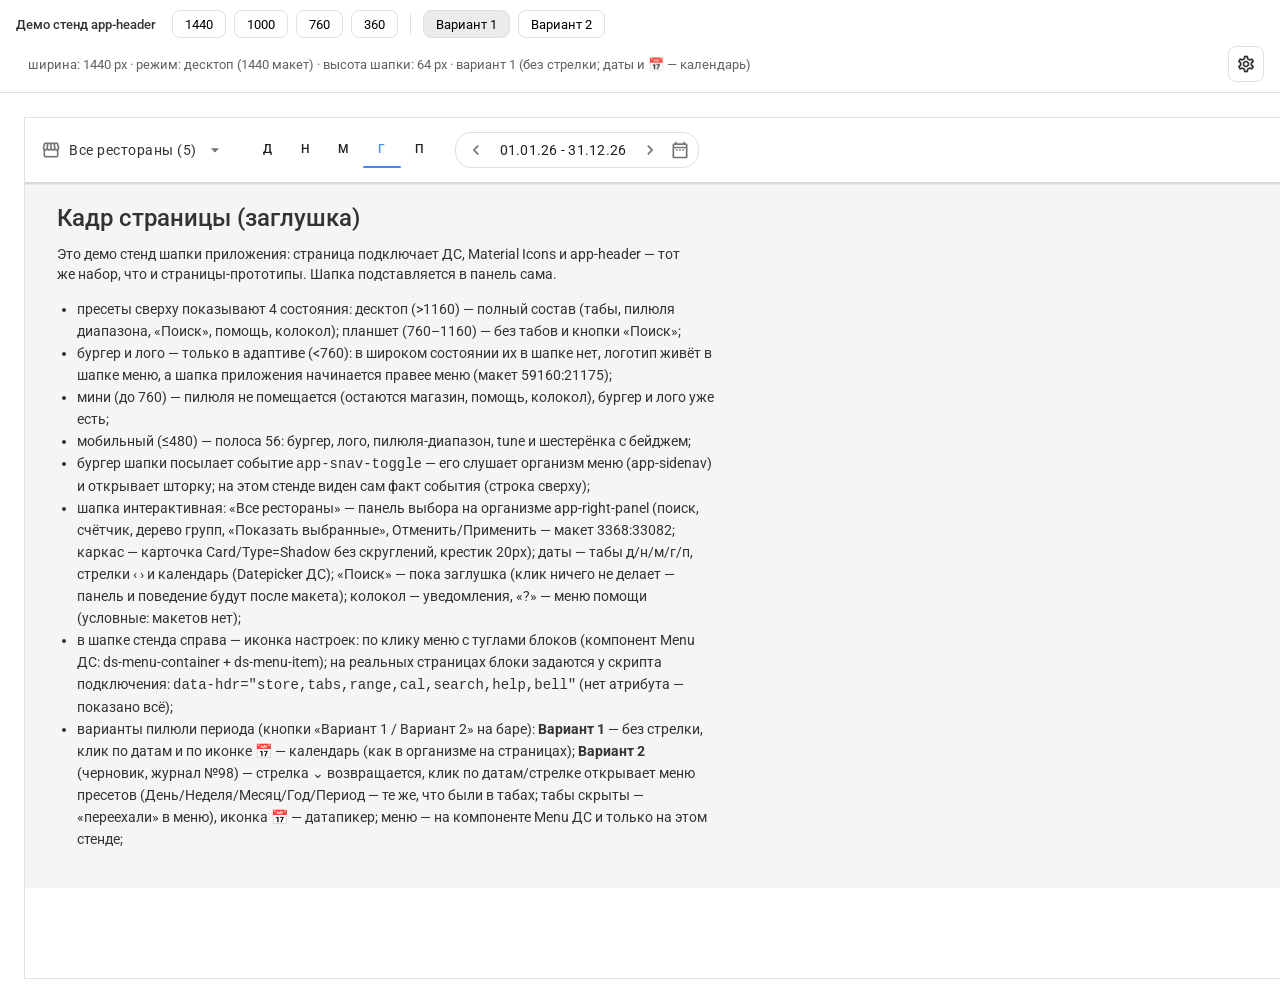
<file: Design-System/organisms/app-header/demo.html>
<!DOCTYPE html>
<html lang="ru">
<head>
<meta charset="UTF-8">
<meta name="viewport" content="width=device-width, initial-scale=1.0">
<title>app-header — демо стенд шапки приложения</title>
<!--
  Демо стенд шапки приложения (организм app-header): все состояния и правила подключения.
  Отдельный файл организма: правится независимо от стендов других организмов/молекул
  (может условно повторять то же, что и они, — это нормально).
  Макеты-источники: Figma «E-invioice» — десктоп 364:17664, планшет 429:19815, мобильный 1818:73188.
  Разметку строит app-header.js (один источник на все страницы), стили — app-header.css + ДС;
  правая панель («Выберите ресторан», уведомления) — организм app-right-panel.
  Страница показывает образец подключения: ДС (font/tokens/styles/components/fixes),
  Material Icons (глиф магазина) и app-header; меню (app-sidenav) здесь НЕ подключено:
  бургер лишь посылает событие app-snav-toggle — его факт виден в строке состояния.
  Пресеты сверху переключают ширину панели: десктоп / планшет / мини / мобильный.
  «Вариант 1 / Вариант 2» — версии периода: 1 — как в организме (без стрелки, даты и 📅 — календарь);
  2 — черновик (журнал №98): клик по датам/стрелке — меню пресетов д/н/м/г/п, иконка 📅 — датапикер, табы скрыты.
-->
<link rel="stylesheet" href="../../components-web/font.css">
<link rel="stylesheet" href="../../components-web/tokens.css">
<link rel="stylesheet" href="../../components-web/styles.css">
<link rel="stylesheet" href="../../components-web/components/index.css">
<!-- детали для интерактива шапки (в агрегаторе ДС их нет — только *-label) -->
<link rel="stylesheet" href="../../components-web/components/Checkbox_DS/checkbox.css">
<link rel="stylesheet" href="../../components-web/components/Checkbox_DS/checkbox-icons.css">
<link rel="stylesheet" href="../../components-web/fixes.css">
<link rel="stylesheet" href="https://fonts.googleapis.com/icon?family=Material+Icons">
<link rel="stylesheet" href="https://fonts.googleapis.com/icon?family=Material+Icons+Outlined">
<!-- app-header — шапка приложения: один источник разметки на все страницы -->
<link rel="stylesheet" href="app-header.css?v=21">
<script src="app-header.js?v=20" defer></script>
<!-- правая панель (организм app-right-panel) — каркас шторки «Выберите ресторан»/«Уведомления» -->
<link rel="stylesheet" href="../app-right-panel/app-right-panel.css?v=2">
<script src="../app-right-panel/app-right-panel.js?v=1" defer></script>
<style>
  html, body { margin: 0; background: #fff; font-family: 'Roboto', 'Helvetica Neue', Arial, sans-serif; color: var(--ds-color-text-primary); }
  .demo-bar {
    position: relative;
    display: flex; align-items: center; gap: 8px; flex-wrap: wrap;
    padding: 10px 16px; border-bottom: 1px solid var(--ds-color-stroke-default, #e0e0e0);
    font-size: 13px;
  }
  .demo-bar__title { font-weight: 500; margin-right: 8px; }
  .demo-bar__btn {
    height: 28px; padding: 0 12px; border: 1px solid var(--ds-color-stroke-default, #e0e0e0);
    border-radius: var(--ds-radius-2x, 8px); background: transparent; font: inherit; cursor: pointer;
  }
  .demo-bar__btn:hover { background: var(--ds-color-button-neutral-hover, #f5f5f5); }
  .demo-bar__state { margin-left: 12px; color: var(--ds-color-text-secondary, #616161); font-variant-numeric: tabular-nums; }
  .demo-bar__flash { color: var(--ds-color-text-accent, #448aff); }
  .view { padding: 24px; }
  .panel { position: relative; flex: none; width: var(--panel-w, 1440px); height: 860px; overflow: hidden; border: 1px solid var(--ds-color-stroke-default, #e0e0e0); background: #fff; }

  /* иконка настроек в шапке стенда + меню (компонент Menu ДС: ds-menu-container + ds-menu-item) */
  .demo-bar__icon { margin-left: auto; width: 36px; height: 36px; border: 1px solid var(--ds-color-stroke-default, #e0e0e0); border-radius: var(--ds-radius-2x, 8px); background: transparent; cursor: pointer; display: inline-flex; align-items: center; justify-content: center; color: var(--ds-color-text-primary, #333); }
  .demo-bar__icon:hover { background: var(--ds-color-button-neutral-hover, #f5f5f5); }
  .material-icons { font-family: 'Material Icons Outlined'; }   /* иконки — только аутлайн (правило) */
  .demo-bar__icon .material-icons { font-size: 20px; }

  /* ── Варианты пилюли периода (журнал №98): Вариант 1 — как в организме (без стрелки); Вариант 2 — черновик на стенде ──
     Вариант 2: стрелка ⌄ возвращается; клик по датам/стрелке открывает меню пресетов (День/Неделя/Месяц/Год/Период),
     иконка 📅 — датапикер; табы скрыты (пресеты «переехали» в меню). Организм не менялся — всё только в этом стенде. */
  .demo-bar__sep { width: 1px; height: 20px; background: var(--ds-color-stroke-default, #e0e0e0); margin: 0 4px; }
  .demo-bar__btn.is-on { background: var(--ds-color-button-neutral-press, #f5f5f5); }
  .apph.apph-v2 .apph__tabs { display: none; }
  .apph-v2menu { position: absolute; top: 52px; z-index: 7; }
  .apph-v2menu[hidden] { display: none; }
  .apph-v2menu .ds-menu-container { min-height: 0; width: 200px; }
  .apph-v2menu .ds-menu-item { width: 100%; min-height: 40px; align-items: center; cursor: pointer; }
  .apph-v2menu .ds-menu-item.is-on { background: var(--ds-color-button-neutral-hover, #f5f5f5); }
  .props-panel { position: absolute; top: calc(100% + 8px); right: 16px; z-index: 30; }
  .props-panel[hidden] { display: none; }
  .props-panel .ds-menu-container { min-height: 0; }   /* в ДС жёсткая min-height 418 — пробел №74 */
  .props-panel .ds-menu-item { width: 100%; min-height: 40px; align-items: center; cursor: pointer; }
  .props-panel .ds-menu-item__content { flex: 1; }
  .toggle { position: relative; width: 32px; height: 18.4px; flex-shrink: 0; }
  .toggle input { position: absolute; inset: 0; margin: 0; opacity: 0; cursor: pointer; z-index: 2; }
  .toggle .track { position: absolute; inset: 0; border-radius: 999px; background: #cbced4; transition: background .2s ease; }
  .toggle .thumb { position: absolute; top: 1.2px; left: 1.2px; width: 16px; height: 16px; border-radius: 50%; background: #fff; box-shadow: 0 1px 2px rgba(0,0,0,.2); transition: transform .2s ease; pointer-events: none; }
  .toggle input:checked + .track { background: var(--ds-color-button-accent-filled-background, #448aff); }
  .toggle input:checked + .track + .thumb { transform: translateX(13.6px); }
  .toggle input:focus-visible + .track { outline: 2px solid #a8c9ff; outline-offset: 2px; }
  .frame { padding: 24px 32px; box-sizing: border-box; background: #f5f5f5; min-height: 400px; }
  .frame h1 { font-size: 24px; line-height: 24px; font-weight: 500; margin: 0 0 12px; }
  .frame p { font-size: 14px; line-height: 20px; max-width: 640px; color: var(--ds-color-text-primary, #333); }
  .frame ul { font-size: 14px; line-height: 22px; max-width: 640px; padding-left: 20px; }
</style>
</head>
<body>
<div class="demo-bar">
  <span class="demo-bar__title">Демо стенд app-header</span>
  <button class="demo-bar__btn" id="btn-w1440">1440</button>
  <button class="demo-bar__btn" id="btn-w1000">1000</button>
  <button class="demo-bar__btn" id="btn-w760">760</button>
  <button class="demo-bar__btn" id="btn-w360">360</button>
  <span class="demo-bar__sep"></span>
  <button class="demo-bar__btn is-on" id="btn-pill-v1" title="Вариант 1: без стрелки; клик по датам и по иконке — календарь">Вариант 1</button>
  <button class="demo-bar__btn" id="btn-pill-v2" title="Вариант 2 (черновик): стрелка ⌄, клик по датам/стрелке — меню пресетов; иконка — датапикер; табы скрыты">Вариант 2</button>
  <span class="demo-bar__state" id="demo-state">…</span>
  <span class="demo-bar__flash" id="demo-flash"></span>
  <button class="demo-bar__icon" id="btn-settings" aria-label="Настройки блоков" aria-expanded="false" aria-controls="props-panel"><span class="material-icons">settings</span></button>
  <div class="props-panel" id="props-panel" hidden aria-label="Настройки шапки">
    <div class="ds-menu-container">
      <div class="ds-menu-item"><div class="ds-menu-item__content"><span class="ds-menu-item__label">Все рестораны</span></div><div class="ds-menu-item__element-right"><span class="toggle"><input type="checkbox" data-blk="store" checked><span class="track"></span><span class="thumb"></span></span></div></div>
      <div class="ds-menu-item"><div class="ds-menu-item__content"><span class="ds-menu-item__label">Период д/н/м/г/п</span></div><div class="ds-menu-item__element-right"><span class="toggle"><input type="checkbox" data-blk="tabs" checked><span class="track"></span><span class="thumb"></span></span></div></div>
      <div class="ds-menu-item"><div class="ds-menu-item__content"><span class="ds-menu-item__label">Диапазон дат</span></div><div class="ds-menu-item__element-right"><span class="toggle"><input type="checkbox" data-blk="range" checked><span class="track"></span><span class="thumb"></span></span></div></div>
      <div class="ds-menu-item"><div class="ds-menu-item__content"><span class="ds-menu-item__label">Календарь</span></div><div class="ds-menu-item__element-right"><span class="toggle"><input type="checkbox" data-blk="cal" checked><span class="track"></span><span class="thumb"></span></span></div></div>
      <div class="ds-menu-item"><div class="ds-menu-item__content"><span class="ds-menu-item__label">Поиск</span></div><div class="ds-menu-item__element-right"><span class="toggle"><input type="checkbox" data-blk="search" checked><span class="track"></span><span class="thumb"></span></span></div></div>
      <div class="ds-menu-item"><div class="ds-menu-item__content"><span class="ds-menu-item__label">Помощь</span></div><div class="ds-menu-item__element-right"><span class="toggle"><input type="checkbox" data-blk="help" checked><span class="track"></span><span class="thumb"></span></span></div></div>
      <div class="ds-menu-item"><div class="ds-menu-item__content"><span class="ds-menu-item__label">Уведомления</span></div><div class="ds-menu-item__element-right"><span class="toggle"><input type="checkbox" data-blk="bell" checked><span class="track"></span><span class="thumb"></span></span></div></div>
    </div>
  </div>
</div>
<div class="view">
  <div class="panel" id="panel">
    <!-- Шапку (app-header) организм вставляет сам первым в панель -->
    <div class="frame">
      <h1>Кадр страницы (заглушка)</h1>
      <p>Это демо стенд шапки приложения: страница подключает ДС, Material Icons и app-header —
         тот же набор, что и страницы-прототипы. Шапка подставляется в панель сама.</p>
      <ul>
        <li>пресеты сверху показывают 4 состояния: десктоп (&gt;1160) — полный состав (табы, пилюля
            диапазона, «Поиск», помощь, колокол); планшет (760–1160) — без табов и кнопки «Поиск»;</li>
        <li>бургер и лого — только в адаптиве (&lt;760): в широком состоянии их в шапке нет,
            логотип живёт в шапке меню, а шапка приложения начинается правее меню (макет 59160:21175);</li>
        <li>мини (до 760) — пилюля не помещается (остаются магазин, помощь, колокол), бургер и лого уже есть;</li>
        <li>мобильный (≤480) — полоса 56: бургер, лого, пилюля-диапазон, tune и шестерёнка с бейджем;</li>
        <li>бургер шапки посылает событие <code>app-snav-toggle</code> — его слушает организм меню
            (app-sidenav) и открывает шторку; на этом стенде виден сам факт события (строка сверху);</li>
        <li>шапка интерактивная: «Все рестораны» — панель выбора на организме app-right-panel
            (поиск, счётчик, дерево групп, «Показать выбранные», Отменить/Применить — макет 3368:33082;
            каркас — карточка Card/Type=Shadow без скруглений, крестик 20px); даты — табы д/н/м/г/п,
            стрелки ‹ › и календарь (Datepicker ДС); «Поиск» — пока заглушка (клик ничего не
            делает — панель и поведение будут после макета); колокол — уведомления,
            «?» — меню помощи (условные: макетов нет);</li>
        <li>в шапке стенда справа — иконка настроек: по клику меню с туглами блоков
            (компонент Menu ДС: ds-menu-container + ds-menu-item); на реальных страницах
            блоки задаются у скрипта подключения:
            <code>data-hdr="store,tabs,range,cal,search,help,bell"</code> (нет атрибута — показано всё);</li>
        <li>варианты пилюли периода (кнопки «Вариант 1 / Вариант 2» на баре): <b>Вариант 1</b> — без стрелки,
            клик по датам и по иконке 📅 — календарь (как в организме на страницах);
            <b>Вариант 2</b> (черновик, журнал №98) — стрелка ⌄ возвращается, клик по датам/стрелке открывает
            меню пресетов (День/Неделя/Месяц/Год/Период — те же, что были в табах; табы скрыты — «переехали»
            в меню), иконка 📅 — датапикер; меню — на компоненте Menu ДС и только на этом стенде;</li>
      </ul>
    </div>
  </div>
</div>
<script>
  window.addEventListener('DOMContentLoaded', function () {
    var st = document.getElementById('demo-state');
    var fl = document.getElementById('demo-flash');
    var ft = null;
    function mode(w) {
      if (w > 1160) return 'десктоп (1440 макет)';
      if (w >= 760) return 'планшет (429:19815)';
      if (w > 480) return 'мини (пилюля скрыта)';
      return 'мобильный (1818:73188, полоса 56)';
    }
    function refresh() {
      var w = document.getElementById('panel').clientWidth;
      var pv = pillV === 2 ? ' · вариант 2 (меню пресетов на датах/стрелке; табы скрыты; 📅 — датапикер)'
                           : ' · вариант 1 (без стрелки; даты и 📅 — календарь)';
      st.textContent = 'ширина: ' + w + ' px · режим: ' + mode(w) +
                       ' · высота шапки: ' + document.querySelector('.apph').getBoundingClientRect().height + ' px' + pv;
    }
    document.getElementById('btn-w1440').onclick = function () { setW(1440); };
    document.getElementById('btn-w1000').onclick = function () { setW(1000); };
    document.getElementById('btn-w760').onclick = function () { setW(760); };
    document.getElementById('btn-w360').onclick = function () { setW(360); };
    function setW(px) {
      document.getElementById('panel').style.setProperty('--panel-w', px + 'px');
      refresh();
      setTimeout(refresh, 120);   /* шапка пересчитывает режим сама — обновим статус после неё */
    }
    /* контракт шапки: бургер посылает app-snav-toggle — показываем факт события */
    document.addEventListener('app-snav-toggle', function () {
      fl.textContent = '· бургер: отправлено событие app-snav-toggle';
      clearTimeout(ft);
      ft = setTimeout(function () { fl.textContent = ''; }, 2500);
    });
    /* ── «Настройки» справа (как props-panel в ките): туглы ↔ классы apph--no-<блок> ── */
    var BLOCKS = ['store', 'tabs', 'range', 'cal', 'search', 'help', 'bell'];
    var side = document.querySelector('.props-panel');
    function applyBlocks() {
      var hdr = document.querySelector('.apph');
      if (!hdr || !side) return;
      for (var i = 0; i < BLOCKS.length; i++) {
        var inp = side.querySelector('input[data-blk="' + BLOCKS[i] + '"]');
        hdr.classList.toggle('apph--no-' + BLOCKS[i], !(inp && inp.checked));
      }
    }
    /* иконка настроек в шапке стенда: клик — меню с туглами; Esc/клик мимо — закрыть */
    var btnSet = document.getElementById('btn-settings');
    var popSet = document.getElementById('props-panel');
    function setPanel(open) {
      popSet.hidden = !open;
      btnSet.setAttribute('aria-expanded', open ? 'true' : 'false');
    }
    btnSet.addEventListener('click', function (e) { e.stopPropagation(); setPanel(popSet.hidden); });
    document.addEventListener('click', function (e) {
      if (!popSet.hidden && !popSet.contains(e.target)) setPanel(false);
    });
    document.addEventListener('keydown', function (e) { if (e.key === 'Escape' && !popSet.hidden) setPanel(false); });
    /* клик по строке меню переключает тугл (как пункт меню) */
    popSet.addEventListener('click', function (e) {
      var item = e.target.closest('.ds-menu-item');
      if (!item || e.target.closest('.toggle')) return;
      var inp = item.querySelector('input[data-blk]');
      if (!inp) return;
      inp.checked = !inp.checked;
      applyBlocks();
    });

    if (side) { side.addEventListener('change', applyBlocks); applyBlocks(); }

    /* ── Версия пилюли периода (журнал №98): v1 — как в организме (без стрелки);
       v2 — черновик: стрелка ⌄, клик по датам/стрелке — меню пресетов д/н/м/г/п (табы скрыты),
       иконка 📅 — датапикер. Меню — компонент Menu ДС; организм не менялся. ── */
    var pillV = 1, pillMenu = null;
    var VTABS = [['д', 'День'], ['н', 'Неделя'], ['м', 'Месяц'], ['г', 'Год'], ['п', 'Период']];
    var vBtn1 = document.getElementById('btn-pill-v1');
    var vBtn2 = document.getElementById('btn-pill-v2');

    function buildPillMenu() {
      var hdr = document.querySelector('.apph'); if (!hdr || pillMenu) return;
      pillMenu = document.createElement('div');
      pillMenu.className = 'apph-v2menu';
      pillMenu.hidden = true;
      var html = '<div class="ds-menu-container">';
      VTABS.forEach(function (it) {
        html += '<div class="ds-menu-item" data-k="' + it[0] + '"><div class="ds-menu-item__content">' +
                '<span class="ds-menu-item__label">' + it[1] + '</span></div></div>';
      });
      pillMenu.innerHTML = html + '</div>';
      hdr.appendChild(pillMenu);
      pillMenu.addEventListener('click', function (e) {
        var item = e.target.closest('.ds-menu-item'); if (!item) return;
        var k = item.getAttribute('data-k');
        for (var i = 0; i < VTABS.length; i++) {
          if (VTABS[i][0] === k) {
            var tab = hdr.querySelectorAll('.apph__tab')[i];
            if (tab) tab.click();               /* пресет применяет сам организм (как клик по табу) */
            break;
          }
        }
        syncPillMenu();
        closePillMenu();
      });
    }
    function syncPillMenu() {
      if (!pillMenu) return;
      var active = document.querySelector('.apph__tab--active');
      var k = active ? (active.textContent || '').trim() : '';
      Array.prototype.forEach.call(pillMenu.querySelectorAll('.ds-menu-item'), function (it) {
        it.classList.toggle('is-on', it.getAttribute('data-k') === k);
      });
    }
    function openPillMenu() {
      var hdr = document.querySelector('.apph');
      var date = hdr && hdr.querySelector('.apph__date');
      if (!date || !pillMenu) return;
      var hr = hdr.getBoundingClientRect(), dr = date.getBoundingClientRect();
      pillMenu.style.left = Math.max(8, Math.round(dr.left - hr.left)) + 'px';
      syncPillMenu();
      pillMenu.hidden = false;
    }
    function closePillMenu() { if (pillMenu) pillMenu.hidden = true; }
    function setPillV(v) {
      pillV = v;
      vBtn1.classList.toggle('is-on', v === 1);
      vBtn2.classList.toggle('is-on', v === 2);
      var hdr = document.querySelector('.apph'); if (!hdr) return;
      hdr.classList.toggle('apph-v2', v === 2);
      var date = hdr.querySelector('.apph__date');
      var img = date.querySelector('img');
      if (v === 2) {
        if (!img) {
          img = document.createElement('img');
          img.src = 'icon-arrow-drop-down.svg';
          img.setAttribute('width', '16'); img.setAttribute('height', '16'); img.alt = '';
          date.appendChild(img);
        }
        buildPillMenu();
      } else {
        if (img) img.remove();
        closePillMenu();
      }
      refresh();
    }
    vBtn1.addEventListener('click', function () { setPillV(1); });
    vBtn2.addEventListener('click', function () { setPillV(2); });

    /* v2: клик по датам/стрелке — меню пресетов (перехват до обработчика организма: календарь не открываем) */
    document.addEventListener('click', function (e) {
      if (pillV !== 2) return;
      var t = e.target;
      if (!(t && t.closest && t.closest('.apph__date'))) return;
      e.stopPropagation();
      if (pillMenu && !pillMenu.hidden) closePillMenu(); else openPillMenu();
    }, true);
    /* v2: закрытие меню — клик мимо и Esc */
    document.addEventListener('click', function (e) {
      if (!pillMenu || pillMenu.hidden) return;
      if (e.target.closest && (pillMenu.contains(e.target) || e.target.closest('.apph__date'))) return;
      closePillMenu();
    });
    document.addEventListener('keydown', function (e) { if (e.key === 'Escape') closePillMenu(); });

    refresh();
  });
</script>
</body>
</html>
</file>
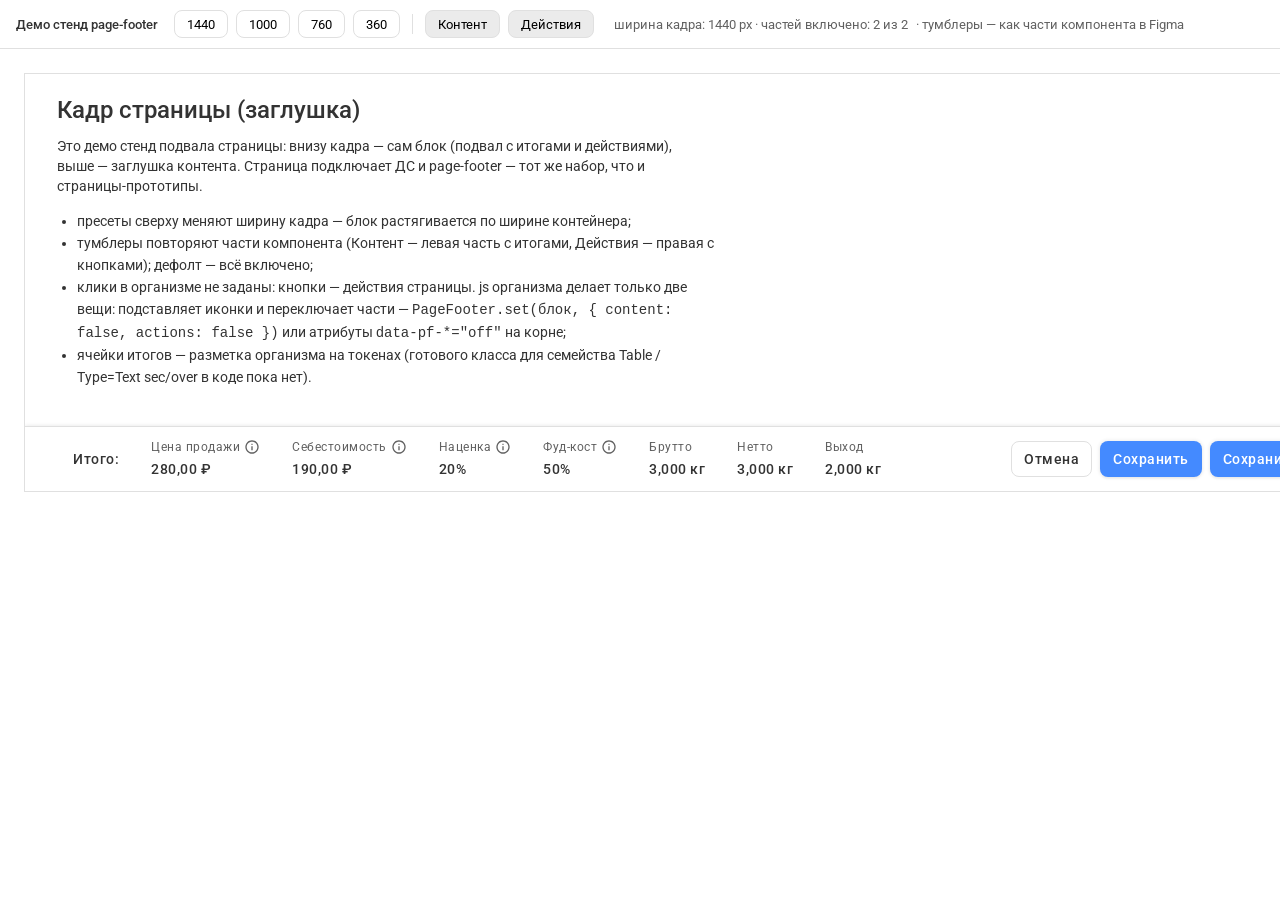
<file: Design-System/organisms/app-page-footer/demo.html>
<!DOCTYPE html>
<html lang="ru">
<head>
<meta charset="UTF-8">
<meta name="viewport" content="width=device-width, initial-scale=1.0">
<title>page-footer — демо стенд подвала страницы</title>
<!--
  Демо стенд ОРГАНИЗМА «page-footer» (подвал страницы и таблицы): все состояния
  и правила подключения. Отдельный файл организма: правится независимо от стендов других
  организмов/молекул (может условно повторять то же, что и они, — это нормально).
  Источник — компонент новой ДС «Table footer» (набор 59207:20759, вариант Type=Default,
  страница «🟡Table_DS»): белая полоса с тенью 01 dp, разделитель сверху, внутри слот
  (в наборе — заглушка «В блоке контента может быть всё что угодно»).
  Наполнение по примерам из макета: 59342:60193 (итоги блоками), 59342:60191 (итоги
  ячейками + кнопки), 59366:46076 (итоги ячейками + кнопки «Провести»), 14068:114035 и
  11906:52165 («Номенклатура» — подвал с кнопками страницы).
  Живой блок стоит внизу кадра-«страницы» (подвал, как на страницах): пресеты ширины
  меняют ширину кадра; тумблеры повторяют части компонента (Контент, Действия) — убирают
  левую контентную часть (итоги) или правую с кнопками действий; разделитель — всегда.
  Конфигурации из макета — в разметке ниже кадра, но скрыты (атрибут hidden;
  не показываем, не удалять — чтобы показать, убрать hidden).
  Иконки — SVG из Figma (img в папке), подставляет page-footer.js.
-->
<link rel="stylesheet" href="../../components-web/font.css">
<link rel="stylesheet" href="../../components-web/tokens.css">
<link rel="stylesheet" href="../../components-web/styles.css">
<link rel="stylesheet" href="../../components-web/components/index.css">
<link rel="stylesheet" href="../../components-web/fixes.css">
<!-- page-footer — подвал: один источник стилей и поведения -->
<link rel="stylesheet" href="page-footer.css?v=2">
<script src="page-footer.js?v=2" defer></script>
<style>
  /* каркас демо-стенда — как у остальных организмов */
  html, body { margin: 0; background: #fff; font-family: 'Roboto', 'Helvetica Neue', Arial, sans-serif; color: var(--ds-color-text-primary); }
  .demo-bar {
    display: flex; align-items: center; gap: 8px; flex-wrap: wrap;
    padding: 10px 16px; border-bottom: 1px solid var(--ds-color-stroke-default, #e0e0e0);
    font-size: 13px;
  }
  .demo-bar__title { font-weight: 500; margin-right: 8px; }
  .demo-bar__btn {
    height: 28px; padding: 0 12px; border: 1px solid var(--ds-color-stroke-default, #e0e0e0);
    border-radius: var(--ds-radius-2x, 8px); background: transparent; font: inherit; cursor: pointer;
  }
  .demo-bar__btn:hover { background: var(--ds-color-button-neutral-hover, #f5f5f5); }
  .demo-bar__btn.is-on { background: var(--ds-color-button-neutral-press, #f5f5f5); }
  .demo-bar__sep { width: 1px; height: 20px; background: var(--ds-color-stroke-default, #e0e0e0); margin: 0 4px; }
  .demo-bar__state { margin-left: 12px; color: var(--ds-color-text-secondary, #616161); font-variant-numeric: tabular-nums; }
  .demo-bar__hint { color: var(--ds-color-text-secondary, #616161); }
  .view { padding: 24px; }
  /* кадр-«страница»: как у остальных организмов (ширина — пресетами сверху); высота — по содержимому, подвал — внизу кадра */
  .panel { position: relative; display: flex; flex-direction: column; width: var(--panel-w, 1440px); overflow: hidden; border: 1px solid var(--ds-color-stroke-default, #e0e0e0); background: #fff; }
  .frame { flex: 1 1 auto; padding: 24px 32px; box-sizing: border-box; }
  .frame h1 { font-size: 24px; line-height: 24px; font-weight: 500; margin: 0 0 12px; }
  .frame p { font-size: 14px; line-height: 20px; max-width: 640px; color: var(--ds-color-text-primary, #333); }
  .frame ul { font-size: 14px; line-height: 22px; max-width: 640px; padding-left: 20px; }
  /* конфигурации из макета — ниже кадра, той же ширины */
  .cfgs { width: var(--panel-w, 1440px); box-sizing: border-box; padding: 0 32px; margin-top: 24px; }
  .cfgs__title { font-size: 14px; line-height: 20px; color: var(--ds-color-text-secondary, #616161); margin: 0 0 16px; }
  .demo-block { margin: 0 0 24px; }
  .demo-block:last-child { margin-bottom: 0; }
  .cap { font-size: 12px; line-height: 16px; color: var(--ds-color-text-secondary, #616161); margin: 0 0 12px; }
</style>
</head>
<body>
<div class="demo-bar">
  <span class="demo-bar__title">Демо стенд page-footer</span>
  <button class="demo-bar__btn" id="btn-w1440">1440</button>
  <button class="demo-bar__btn" id="btn-w1000">1000</button>
  <button class="demo-bar__btn" id="btn-w760">760</button>
  <button class="demo-bar__btn" id="btn-w360">360</button>
  <span class="demo-bar__sep"></span>
  <button class="demo-bar__btn is-on" data-part="content">Контент</button>
  <button class="demo-bar__btn is-on" data-part="actions">Действия</button>
  <span class="demo-bar__state" id="demo-state">…</span>
  <span class="demo-bar__hint">· тумблеры — как части компонента в Figma</span>
</div>
<div class="view" id="view">

  <!-- Живой блок — итоги ячейками + кнопки (пример 2, 59342:60191).
       Стоит внизу кадра-«страницы» — подвал, как на страницах -->
  <div class="panel" id="panel">
    <div class="frame">
      <h1>Кадр страницы (заглушка)</h1>
      <p>Это демо стенд подвала страницы: внизу кадра — сам блок (подвал с итогами и действиями),
         выше — заглушка контента. Страница подключает ДС и page-footer — тот же набор, что и страницы-прототипы.</p>
      <ul>
        <li>пресеты сверху меняют ширину кадра — блок растягивается по ширине контейнера;</li>
        <li>тумблеры повторяют части компонента (Контент — левая часть с итогами,
            Действия — правая с кнопками); дефолт — всё включено;</li>
        <li>клики в организме не заданы: кнопки — действия страницы. js организма делает
            только две вещи: подставляет иконки и переключает части —
            <code>PageFooter.set(блок, { content: false, actions: false })</code> или
            атрибуты <code>data-pf-*="off"</code> на корне;</li>
        <li>ячейки итогов — разметка организма на токенах (готового класса для семейства
            Table / Type=Text sec/over в коде пока нет).</li>
      </ul>
    </div>
    <div class="ds-table-footer pf pf--cells" id="pf-live">
        <div class="ds-table-footer__divider pf__divider"><div class="ds-divider"></div></div>
        <div class="ds-table-footer__content pf__content">
          <div class="pf__totals">
            <div class="pf__cell"><span class="pf__value">Итого:</span></div>
            <div class="pf__cell"><span class="pf__cell-head"><span class="pf__label">Цена продажи</span><img data-pf-icon="info" width="16" height="16" alt=""></span><span class="pf__value">280,00 ₽</span></div>
            <div class="pf__cell"><span class="pf__cell-head"><span class="pf__label">Себестоимость</span><img data-pf-icon="info" width="16" height="16" alt=""></span><span class="pf__value">190,00 ₽</span></div>
            <div class="pf__cell"><span class="pf__cell-head"><span class="pf__label">Наценка</span><img data-pf-icon="info" width="16" height="16" alt=""></span><span class="pf__value">20%</span></div>
            <div class="pf__cell"><span class="pf__cell-head"><span class="pf__label">Фуд-кост</span><img data-pf-icon="info" width="16" height="16" alt=""></span><span class="pf__value">50%</span></div>
            <div class="pf__cell"><span class="pf__label">Брутто</span><span class="pf__value">3,000 кг</span></div>
            <div class="pf__cell"><span class="pf__label">Нетто</span><span class="pf__value">3,000 кг</span></div>
            <div class="pf__cell"><span class="pf__label">Выход</span><span class="pf__value">2,000 кг</span></div>
          </div>
          <div class="pf__actions">
            <button type="button" class="ds-btn ds-btn--m ds-btn--neutral ds-btn--outlined"><span class="ds-btn__label">Отмена</span></button>
            <button type="button" class="ds-btn ds-btn--m ds-btn--accent ds-btn--filled"><span class="ds-btn__label">Сохранить</span></button>
            <button type="button" class="ds-btn ds-btn--m ds-btn--accent ds-btn--filled"><span class="ds-btn__label">Сохранить и создать новый</span></button>
          </div>
        </div>
      </div>
  </div>

  <!-- Конфигурации из макета — скрыты (не показываем), не удалять;
       показать снова — убрать атрибут hidden -->
  <div class="cfgs" hidden>
    <p class="cfgs__title">Конфигурации из макета (тексты — из примеров)</p>

    <div class="demo-block">
      <p class="cap">Как в наборе — пустой слот с заглушкой (Table footer, 59207:20759)</p>
      <div class="ds-table-footer pf pf--center">
        <div class="ds-table-footer__divider pf__divider"><div class="ds-divider"></div></div>
        <div class="ds-table-footer__content pf__content">
          <span class="pf__text">В блоке контента может быть всё что угодно</span>
        </div>
      </div>
    </div>

    <div class="demo-block">
      <p class="cap">Итоги блоками — пример 1 (59342:60193): блоки прижаты вправо, гэп 32</p>
      <div class="ds-table-footer pf pf--end">
        <div class="ds-table-footer__divider pf__divider"><div class="ds-divider"></div></div>
        <div class="ds-table-footer__content pf__content">
          <div class="pf__blocks">
            <div class="pf__block"><span class="pf__label">Total:</span><span class="pf__text">Purchase invoice</span><span class="pf__value">Incoming invoice</span></div>
            <div class="pf__block"><span class="pf__label">Amount (incl. VAT)</span><span class="pf__text">£ 100 000</span><span class="pf__value">£ 100 000</span></div>
            <div class="pf__block"><span class="pf__label">VAT amount</span><span class="pf__text">£ 100 000</span><span class="pf__value pf__value--negative">£ 100 000</span></div>
            <div class="pf__block"><span class="pf__label">Amount excl. VAT</span><span class="pf__text">£ 100 000</span><span class="pf__value">£ 100 000</span></div>
          </div>
        </div>
      </div>
    </div>

    <div class="demo-block">
      <p class="cap">Итоги ячейками + кнопки — пример 2 (59342:60191)</p>
      <div class="ds-table-footer pf pf--cells">
        <div class="ds-table-footer__divider pf__divider"><div class="ds-divider"></div></div>
        <div class="ds-table-footer__content pf__content">
          <div class="pf__totals">
            <div class="pf__cell"><span class="pf__value">Итого:</span></div>
            <div class="pf__cell"><span class="pf__cell-head"><span class="pf__label">Цена продажи</span><img data-pf-icon="info" width="16" height="16" alt=""></span><span class="pf__value">280,00 ₽</span></div>
            <div class="pf__cell"><span class="pf__cell-head"><span class="pf__label">Себестоимость</span><img data-pf-icon="info" width="16" height="16" alt=""></span><span class="pf__value">190,00 ₽</span></div>
            <div class="pf__cell"><span class="pf__cell-head"><span class="pf__label">Наценка</span><img data-pf-icon="info" width="16" height="16" alt=""></span><span class="pf__value">20%</span></div>
            <div class="pf__cell"><span class="pf__cell-head"><span class="pf__label">Фуд-кост</span><img data-pf-icon="info" width="16" height="16" alt=""></span><span class="pf__value">50%</span></div>
            <div class="pf__cell"><span class="pf__label">Брутто</span><span class="pf__value">3,000 кг</span></div>
            <div class="pf__cell"><span class="pf__label">Нетто</span><span class="pf__value">3,000 кг</span></div>
            <div class="pf__cell"><span class="pf__label">Выход</span><span class="pf__value">2,000 кг</span></div>
          </div>
          <div class="pf__actions">
            <button type="button" class="ds-btn ds-btn--m ds-btn--neutral ds-btn--outlined"><span class="ds-btn__label">Отмена</span></button>
            <button type="button" class="ds-btn ds-btn--m ds-btn--accent ds-btn--filled"><span class="ds-btn__label">Сохранить</span></button>
            <button type="button" class="ds-btn ds-btn--m ds-btn--accent ds-btn--filled"><span class="ds-btn__label">Сохранить и создать новый</span></button>
          </div>
        </div>
      </div>
    </div>

    <div class="demo-block">
      <p class="cap">Итоги ячейками + кнопки «Провести» — пример 3 (59366:46076)</p>
      <div class="ds-table-footer pf pf--cells">
        <div class="ds-table-footer__divider pf__divider"><div class="ds-divider"></div></div>
        <div class="ds-table-footer__content pf__content">
          <div class="pf__totals">
            <div class="pf__cell"><span class="pf__value">Итого:</span></div>
            <div class="pf__cell"><span class="pf__label">Кол-во позиций</span><span class="pf__value">3</span></div>
            <div class="pf__cell"><span class="pf__label">Факт. сумма всего</span><span class="pf__value">80,00 ₽</span></div>
            <div class="pf__cell"><span class="pf__label">Разница, сумма</span><span class="pf__value">70,00 ₽</span></div>
            <div class="pf__cell"><span class="pf__label">Излишки</span><span class="pf__value">90,00 ₽</span></div>
            <div class="pf__cell"><span class="pf__label">Недостача</span><span class="pf__value">20,00 ₽</span></div>
          </div>
          <div class="pf__actions">
            <button type="button" class="ds-btn ds-btn--m ds-btn--accent ds-btn--filled"><span class="ds-btn__label">Сохранить</span></button>
            <button type="button" class="ds-btn ds-btn--m ds-btn--positive ds-btn--filled"><span class="ds-btn__label">Провести</span></button>
          </div>
        </div>
      </div>
    </div>

    <div class="demo-block">
      <p class="cap">Только кнопки — подвал страницы/диалога (Номенклатура, 14068:114035)</p>
      <div class="ds-table-footer pf pf--end">
        <div class="ds-table-footer__divider pf__divider"><div class="ds-divider"></div></div>
        <div class="ds-table-footer__content pf__content">
          <div class="pf__actions">
            <img data-pf-icon="info-negative" width="24" height="24" alt="">
            <button type="button" class="ds-btn ds-btn--m ds-btn--neutral ds-btn--outlined"><span class="ds-btn__label">Отмена</span></button>
            <button type="button" class="ds-btn ds-btn--m ds-btn--accent ds-btn--filled"><span class="ds-btn__label">Сохранить</span></button>
            <button type="button" class="ds-btn ds-btn--m ds-btn--accent ds-btn--filled"><span class="ds-btn__label">Сохранить и создать новый</span></button>
          </div>
        </div>
      </div>
    </div>

    <div class="demo-block">
      <p class="cap">Итоги + подсказка + кнопки (Номенклатура, 11906:52165)</p>
      <div class="ds-table-footer pf pf--cells">
        <div class="ds-table-footer__divider pf__divider"><div class="ds-divider"></div></div>
        <div class="ds-table-footer__content pf__content">
          <div class="pf__totals">
            <div class="pf__cell"><span class="pf__value">Итого:</span></div>
            <div class="pf__cell"><span class="pf__cell-head"><span class="pf__label">Цена продажи</span><img data-pf-icon="info" width="16" height="16" alt=""></span><span class="pf__value">0,00 ₽</span></div>
            <div class="pf__cell"><span class="pf__cell-head"><span class="pf__label">Себестоимость</span><img data-pf-icon="info" width="16" height="16" alt=""></span><span class="pf__value">-</span></div>
            <div class="pf__cell"><span class="pf__cell-head"><span class="pf__label">Наценка</span><img data-pf-icon="info" width="16" height="16" alt=""></span><span class="pf__value">-</span></div>
            <div class="pf__cell"><span class="pf__cell-head"><span class="pf__label">Фуд-кост</span><img data-pf-icon="info" width="16" height="16" alt=""></span><span class="pf__value">-</span></div>
            <div class="pf__cell"><span class="pf__label">Брутто</span><span class="pf__value">-</span></div>
            <div class="pf__cell"><span class="pf__label">Нетто</span><span class="pf__value">-</span></div>
            <div class="pf__cell"><span class="pf__label">Выход</span><span class="pf__value">-</span></div>
          </div>
          <div class="pf__actions">
            <img data-pf-icon="info-negative" width="24" height="24" alt="">
            <button type="button" class="ds-btn ds-btn--m ds-btn--neutral ds-btn--outlined"><span class="ds-btn__label">Отмена</span></button>
            <button type="button" class="ds-btn ds-btn--m ds-btn--accent ds-btn--filled"><span class="ds-btn__label">Сохранить</span></button>
            <button type="button" class="ds-btn ds-btn--m ds-btn--accent ds-btn--filled"><span class="ds-btn__label">Сохранить и создать новый</span></button>
          </div>
        </div>
      </div>
    </div>

  </div>

</div>
<script>
  window.addEventListener('DOMContentLoaded', function () {
    var st = document.getElementById('demo-state');
    var root = document.getElementById('pf-live');
    var view = document.getElementById('view');
    var tg = Array.prototype.slice.call(document.querySelectorAll('.demo-bar__btn[data-part]'));
    function refresh() {
      var w = document.getElementById('panel').clientWidth;
      var parts = {}, on = 0;
      tg.forEach(function (b) {
        var k = b.getAttribute('data-part');
        var v = b.classList.contains('is-on');
        parts[k] = v;
        if (v) on++;
      });
      window.PageFooter.set(root, parts);
      st.textContent = 'ширина кадра: ' + w + ' px · частей включено: ' + on + ' из ' + tg.length;
    }
    tg.forEach(function (b) {
      b.addEventListener('click', function () { b.classList.toggle('is-on'); refresh(); });
    });
    function setW(px) { view.style.setProperty('--panel-w', px + 'px'); refresh(); }
    document.getElementById('btn-w1440').onclick = function () { setW(1440); };
    document.getElementById('btn-w1000').onclick = function () { setW(1000); };
    document.getElementById('btn-w760').onclick = function () { setW(760); };
    document.getElementById('btn-w360').onclick = function () { setW(360); };
    refresh();
  });
</script>
</body>
</html>
</file>
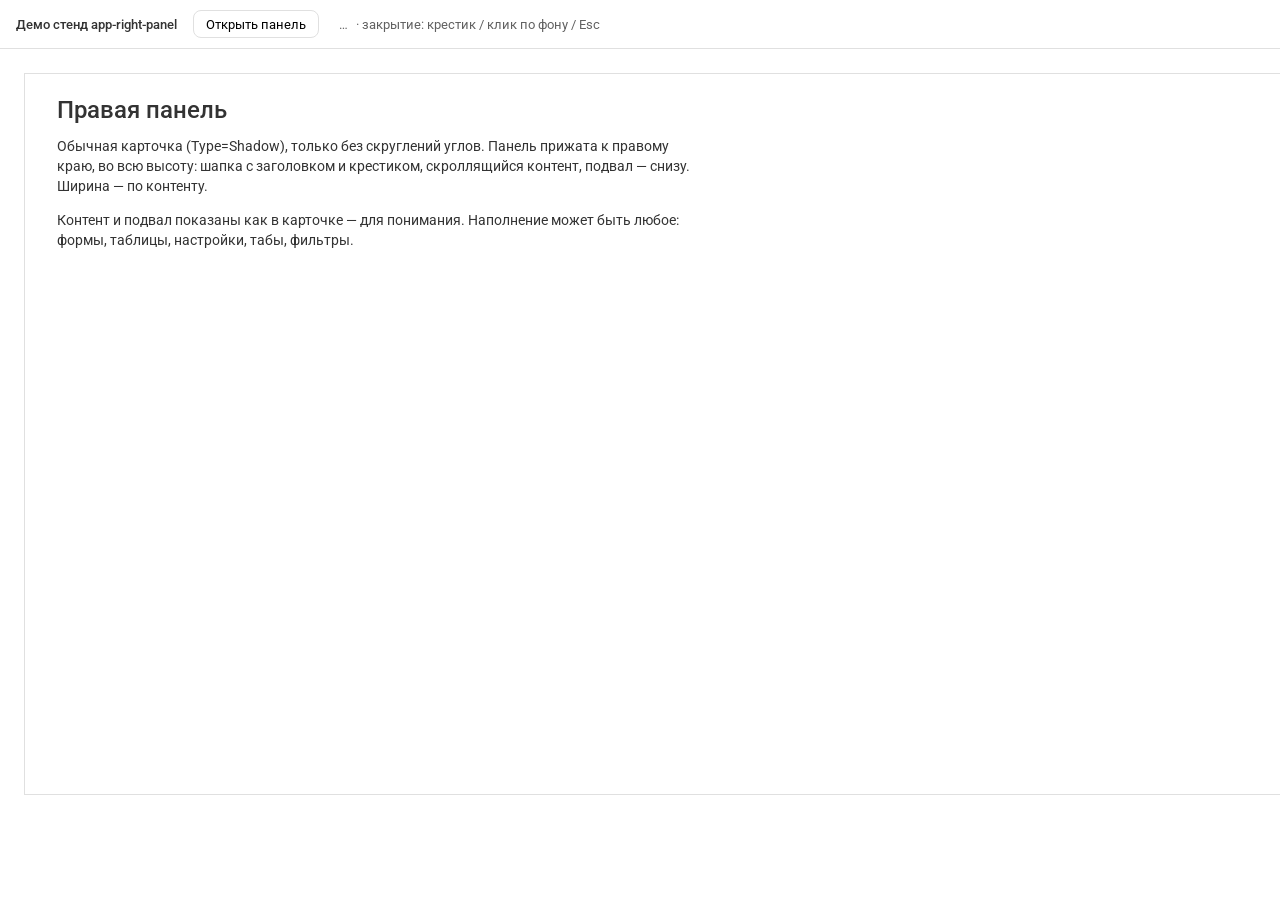
<file: Design-System/organisms/app-right-panel/demo.html>
<!DOCTYPE html>
<html lang="ru">
<head>
<meta charset="UTF-8">
<meta name="viewport" content="width=device-width, initial-scale=1.0">
<title>app-right-panel — демо стенд правой панели</title>
<!--
  Демо стенд ОРГАНИЗМА «правая панель» (app-right-panel).
  Панель — обычная карточка (Card, Type=Shadow), только без скруглений углов: прижата к правому краю
  контейнера, во всю высоту; ширина — по контенту (можно зафиксировать через --app-rp-width на .app-rp);
  шапка — карточная (Card title + крестик; иконка — стандарт 20px, ds-icon-size--5x), контент скроллится,
  подвал — снизу; затемнение — Backdrop.
  Контент и подвал на стенде показаны как в карточке (Content title / текст; кнопка «Подробнее» справа) —
  для понимания; наполнение панели — любое (формы, таблицы, настройки, табы, фильтры — слот контента).
  Закрытие: крестик / клик по фону (Backdrop) / Esc. Открыта одна панель за раз. API: window.AppRightPanel.
-->
<link rel="stylesheet" href="../../components-web/font.css">
<link rel="stylesheet" href="../../components-web/tokens.css">
<link rel="stylesheet" href="../../components-web/styles.css">
<link rel="stylesheet" href="../../components-web/components/index.css">
<link rel="stylesheet" href="../../components-web/fixes.css">
<link rel="stylesheet" href="https://fonts.googleapis.com/icon?family=Material+Icons">
<link rel="stylesheet" href="https://fonts.googleapis.com/icon?family=Material+Icons+Outlined">
<!-- app-right-panel — правая панель: один источник стилей и поведения -->
<link rel="stylesheet" href="app-right-panel.css?v=2">
<script src="app-right-panel.js?v=1" defer></script>
<style>
  html, body { margin: 0; background: #fff; font-family: 'Roboto', 'Helvetica Neue', Arial, sans-serif; color: var(--ds-color-text-primary); }
  .demo-bar {
    display: flex; align-items: center; gap: 8px; flex-wrap: wrap;
    padding: 10px 16px; border-bottom: 1px solid var(--ds-color-stroke-default, #e0e0e0);
    font-size: 13px;
  }
  .demo-bar__title { font-weight: 500; margin-right: 8px; }
  .demo-bar__btn {
    height: 28px; padding: 0 12px; border: 1px solid var(--ds-color-stroke-default, #e0e0e0);
    border-radius: var(--ds-radius-2x, 8px); background: transparent; font: inherit; cursor: pointer;
  }
  .demo-bar__btn:hover { background: var(--ds-color-button-neutral-hover, #f5f5f5); }
  .demo-bar__state { margin-left: 12px; color: var(--ds-color-text-secondary, #616161); font-variant-numeric: tabular-nums; }
  .demo-bar__hint { color: var(--ds-color-text-secondary, #616161); }
  .view { padding: 24px; }
  .panel { position: relative; width: 1280px; height: 720px; overflow: hidden; border: 1px solid var(--ds-color-stroke-default, #e0e0e0); background: #fff; }
  .frame { padding: 24px 32px; box-sizing: border-box; }
  .frame h1 { font-size: 24px; line-height: 24px; font-weight: 500; margin: 0 0 12px; }
  .frame p { font-size: 14px; line-height: 20px; max-width: 640px; color: var(--ds-color-text-primary, #333); }

  /* иконки — только аутлайн */
  .material-icons { font-family: 'Material Icons Outlined'; }

  /* содержимое слота контента — как в карточке (Card_DS/demo.html): шрифт — утилиты ДС,
     цвет и сброс UA-margin <p> — обвязка стенда (классов содержимого контента в выгрузке нет; журнал №104) */
  .snap-ct { color: var(--ds-color-text-primary, #333); margin: 0; }
  .snap-cs { color: var(--ds-color-text-secondary, #616161); margin: 0; }
</style>
</head>
<body>
<div class="demo-bar">
  <span class="demo-bar__title">Демо стенд app-right-panel</span>
  <button class="demo-bar__btn" data-rp-open="panel">Открыть панель</button>
  <span class="demo-bar__state" id="demo-state">…</span>
  <span class="demo-bar__hint">· закрытие: крестик / клик по фону / Esc</span>
</div>
<div class="view">
  <div class="panel" id="panel">
    <div class="frame">
      <h1>Правая панель</h1>
      <p>Обычная карточка (Type=Shadow), только без скруглений углов. Панель прижата к правому краю,
        во всю высоту: шапка с заголовком и крестиком, скроллящийся контент, подвал — снизу.
        Ширина — по контенту.</p>
      <p>Контент и подвал показаны как в карточке — для понимания. Наполнение может быть любое:
        формы, таблицы, настройки, табы, фильтры.</p>
    </div>

    <!-- Панель — каркас: карточка (Type=Shadow) без скруглений; контент и подвал — как в карточке -->
    <div class="app-rp-scrim ds-backdrop" data-rp-scrim="panel" hidden></div>
    <aside class="app-rp" data-rp="panel" hidden aria-label="Панель">
      <div class="ds-card ds-card--shadow app-rp__frame">
        <div class="ds-card__header">
          <p class="ds-card__title app-rp__title">Заголовок панели</p>
          <span class="app-rp__close" role="button" tabindex="0" aria-label="Закрыть">
            <span class="ds-icon-size ds-icon-size--5x ds-icon-size--state"><span class="material-icons">close</span></span>
          </span>
        </div>
        <div class="ds-card__content">
          <p class="ds-text-body-m-16-normal-medium snap-ct">Content title</p>
          <p class="ds-text-body-m-16-normal-regular snap-cs">В блоке контента может быть всё что угодно</p>
        </div>
        <div class="ds-card__footer ds-card__footer--right">
          <div class="ds-card__footer__action">
            <button type="button" class="ds-btn ds-btn--m ds-btn--accent ds-btn--filled"><span class="ds-btn__label">Подробнее</span></button>
          </div>
        </div>
      </div>
    </aside>



  </div>
</div>
<script>
  window.addEventListener('DOMContentLoaded', function () {
    var state = document.getElementById('demo-state');
    document.addEventListener('app-rp-open', function (e) { state.textContent = 'панель открыта (' + e.detail.id + ')'; });
    document.addEventListener('app-rp-close', function (e) { state.textContent = 'панель закрыта (' + e.detail.id + ')'; });
  });
</script>
</body>
</html>
</file>
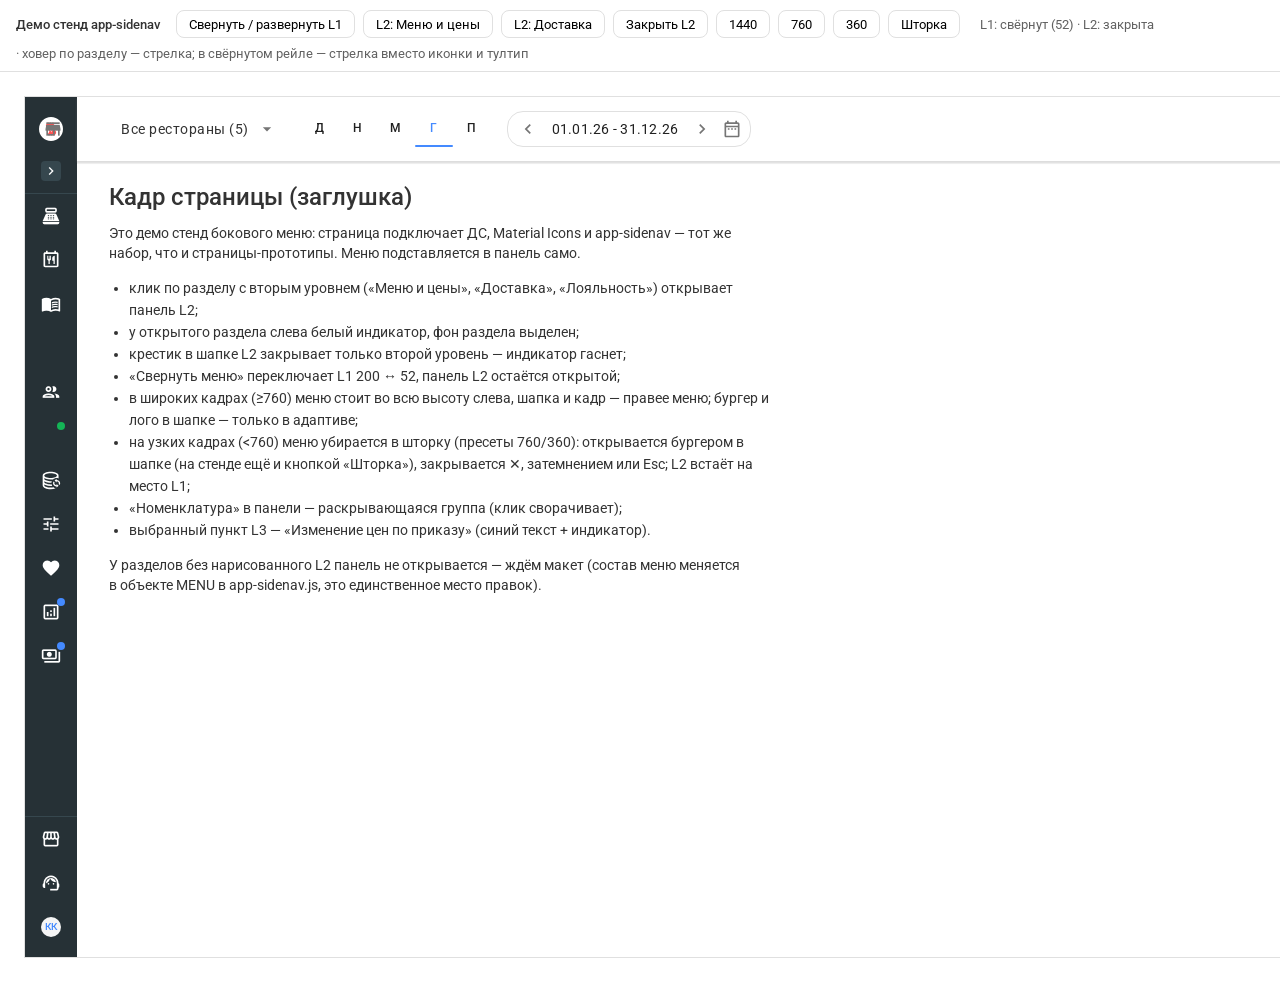
<file: Design-System/organisms/app-sidenav/demo.html>
<!DOCTYPE html>
<html lang="ru">
<head>
<meta charset="UTF-8">
<meta name="viewport" content="width=device-width, initial-scale=1.0">
<title>app-sidenav — демо стенд бокового меню (L1 + L2)</title>
<!--
  Демо стенд бокового меню (организм app-sidenav): все состояния и правила подключения.
  Макет-источник: Iiko-Web-DS, «Взаимодействие с меню», узел 59160:36140.
  Разметка/данные — app-sidenav.js (объект MENU), стили — app-sidenav.css + ДС.
  Страница показывает образец подключения: ДС (font/tokens/styles/components/fixes),
  Material Icons (обычные и Outlined), шапка app-header и меню app-sidenav — те же организмы,
  что и на страницах-прототипах. Бургер в шапке открывает/закрывает шторку меню (<760).
  Кнопки сверху переключают состояния (то же доступно программам: window.AppSidenav).
  Ховеры (стрелка наведения, тултип у свёрнутого рейла) — навести мышью.
-->
<link rel="stylesheet" href="../../components-web/font.css">
<link rel="stylesheet" href="../../components-web/tokens.css">
<link rel="stylesheet" href="../../components-web/styles.css">
<link rel="stylesheet" href="../../components-web/components/index.css">
<!-- детали для интерактива шапки (в агрегаторе ДС их нет — только *-label) -->
<link rel="stylesheet" href="../../components-web/components/Checkbox_DS/checkbox.css">
<link rel="stylesheet" href="../../components-web/components/Checkbox_DS/checkbox-icons.css">
<link rel="stylesheet" href="../../components-web/fixes.css">
<link rel="stylesheet" href="https://fonts.googleapis.com/icon?family=Material+Icons">
<link rel="stylesheet" href="https://fonts.googleapis.com/icon?family=Material+Icons+Outlined">
<!-- app-header — шапка приложения: отдельный организм, как на страницах-прототипах -->
<link rel="stylesheet" href="../app-header/app-header.css?v=19">
<script src="../app-header/app-header.js?v=20" defer></script>
<!-- app-sidenav — боковое меню: один источник разметки и данных -->
<link rel="stylesheet" href="app-sidenav.css?v=16">
<script src="app-sidenav.js?v=15" defer></script>
<style>
  html, body { margin: 0; background: #fff; font-family: 'Roboto', 'Helvetica Neue', Arial, sans-serif; color: var(--ds-color-text-primary); }
  .demo-bar {
    display: flex; align-items: center; gap: 8px; flex-wrap: wrap;
    padding: 10px 16px; border-bottom: 1px solid var(--ds-color-stroke-default, #e0e0e0);
    font-size: 13px;
  }
  .demo-bar__title { font-weight: 500; margin-right: 8px; }
  .demo-bar__btn {
    height: 28px; padding: 0 12px; border: 1px solid var(--ds-color-stroke-default, #e0e0e0);
    border-radius: var(--ds-radius-2x, 8px); background: transparent; font: inherit; cursor: pointer;
  }
  .demo-bar__btn:hover { background: var(--ds-color-button-neutral-hover, #f5f5f5); }
  .demo-bar__state { margin-left: 12px; color: var(--ds-color-text-secondary, #616161); font-variant-numeric: tabular-nums; }
  .demo-bar__hint { color: var(--ds-color-text-secondary, #616161); }
  .view { padding: 24px; }
  .panel { position: relative; width: var(--panel-w, 1440px); height: 860px; overflow: hidden; border: 1px solid var(--ds-color-stroke-default, #e0e0e0); background: #fff; }
  .frame { padding: 24px 32px; box-sizing: border-box; }
  .frame h1 { font-size: 24px; line-height: 24px; font-weight: 500; margin: 0 0 12px; }
  .frame p { font-size: 14px; line-height: 20px; max-width: 640px; color: var(--ds-color-text-primary, #333); }
  .frame ul { font-size: 14px; line-height: 22px; max-width: 640px; padding-left: 20px; }
</style>
</head>
<body>
<div class="demo-bar">
  <span class="demo-bar__title">Демо стенд app-sidenav</span>
  <button class="demo-bar__btn" id="btn-collapse">Свернуть / развернуть L1</button>
  <button class="demo-bar__btn" id="btn-menu">L2: Меню и цены</button>
  <button class="demo-bar__btn" id="btn-delivery">L2: Доставка</button>
  <button class="demo-bar__btn" id="btn-close">Закрыть L2</button>
  <button class="demo-bar__btn" id="btn-w1440">1440</button>
  <button class="demo-bar__btn" id="btn-w760">760</button>
  <button class="demo-bar__btn" id="btn-w360">360</button>
  <button class="demo-bar__btn" id="btn-drawer">Шторка</button>
  <span class="demo-bar__state" id="demo-state">…</span>
  <span class="demo-bar__hint">· ховер по разделу — стрелка; в свёрнутом рейле — стрелка вместо иконки и тултип</span>
</div>
<div class="view">
  <div class="panel" id="panel">
    <!-- Шапку (app-header) и меню (app-sidenav) организмы вставляют сами -->
    <div class="frame">
      <h1>Кадр страницы (заглушка)</h1>
      <p>Это демо стенд бокового меню: страница подключает ДС, Material Icons и app-sidenav —
         тот же набор, что и страницы-прототипы. Меню подставляется в панель само.</p>
      <ul>
        <li>клик по разделу с вторым уровнем («Меню и цены», «Доставка», «Лояльность») открывает панель L2;</li>
        <li>у открытого раздела слева белый индикатор, фон раздела выделен;</li>
        <li>крестик в шапке L2 закрывает только второй уровень — индикатор гаснет;</li>
        <li>«Свернуть меню» переключает L1 200 ↔ 52, панель L2 остаётся открытой;</li>
        <li>в широких кадрах (≥760) меню стоит во всю высоту слева, шапка и кадр — правее меню; бургер и лого в шапке — только в адаптиве;</li>
        <li>на узких кадрах (&lt;760) меню убирается в шторку (пресеты 760/360): открывается бургером в шапке (на стенде ещё и кнопкой «Шторка»), закрывается ✕, затемнением или Esc; L2 встаёт на место L1;</li>
        <li>«Номенклатура» в панели — раскрывающаяся группа (клик сворачивает);</li>
        <li>выбранный пункт L3 — «Изменение цен по приказу» (синий текст + индикатор).</li>
      </ul>
      <p>У разделов без нарисованного L2 панель не открывается — ждём макет (состав меню меняется
         в объекте MENU в app-sidenav.js, это единственное место правок).</p>
    </div>
  </div>
</div>
<script>
  window.addEventListener('DOMContentLoaded', function () {
    var st = document.getElementById('demo-state');
    function refresh() {
      var s = window.AppSidenav;
      if (!s) { st.textContent = 'AppSidenav не загрузился'; return; }
      var adaptive = document.getElementById('panel').clientWidth < 760;
      st.textContent = 'L1: ' + (s.isCollapsed() ? 'свёрнут (52)' : 'раскрыт (200)') +
                       ' · L2: ' + (s.openId() || 'закрыта') +
                       (adaptive ? ' · шторка: ' + (s.isDrawerOpen() ? 'открыта' : 'закрыта') : '');
    }
    document.getElementById('btn-collapse').onclick = function () { window.AppSidenav.setCollapsed(!window.AppSidenav.isCollapsed()); refresh(); };
    document.getElementById('btn-menu').onclick = function () { window.AppSidenav.open('menu'); refresh(); };
    document.getElementById('btn-delivery').onclick = function () { window.AppSidenav.open('delivery'); refresh(); };
    document.getElementById('btn-close').onclick = function () { window.AppSidenav.close(); refresh(); };
    document.getElementById('btn-drawer').onclick = function () { window.AppSidenav.toggleDrawer(); refresh(); };
    function setW(px) {
      document.getElementById('panel').style.setProperty('--panel-w', px + 'px');
      /* пресет начинается с «меню убрано»: на <760 его открывает бургер в шапке (или кнопка «Шторка») */
      window.AppSidenav.closeDrawer();
      refresh();
    }
    document.getElementById('btn-w1440').onclick = function () { setW(1440); };
    document.getElementById('btn-w760').onclick = function () { setW(760); };
    document.getElementById('btn-w360').onclick = function () { setW(360); };
    refresh();
  });
</script>
</body>
</html>
</file>
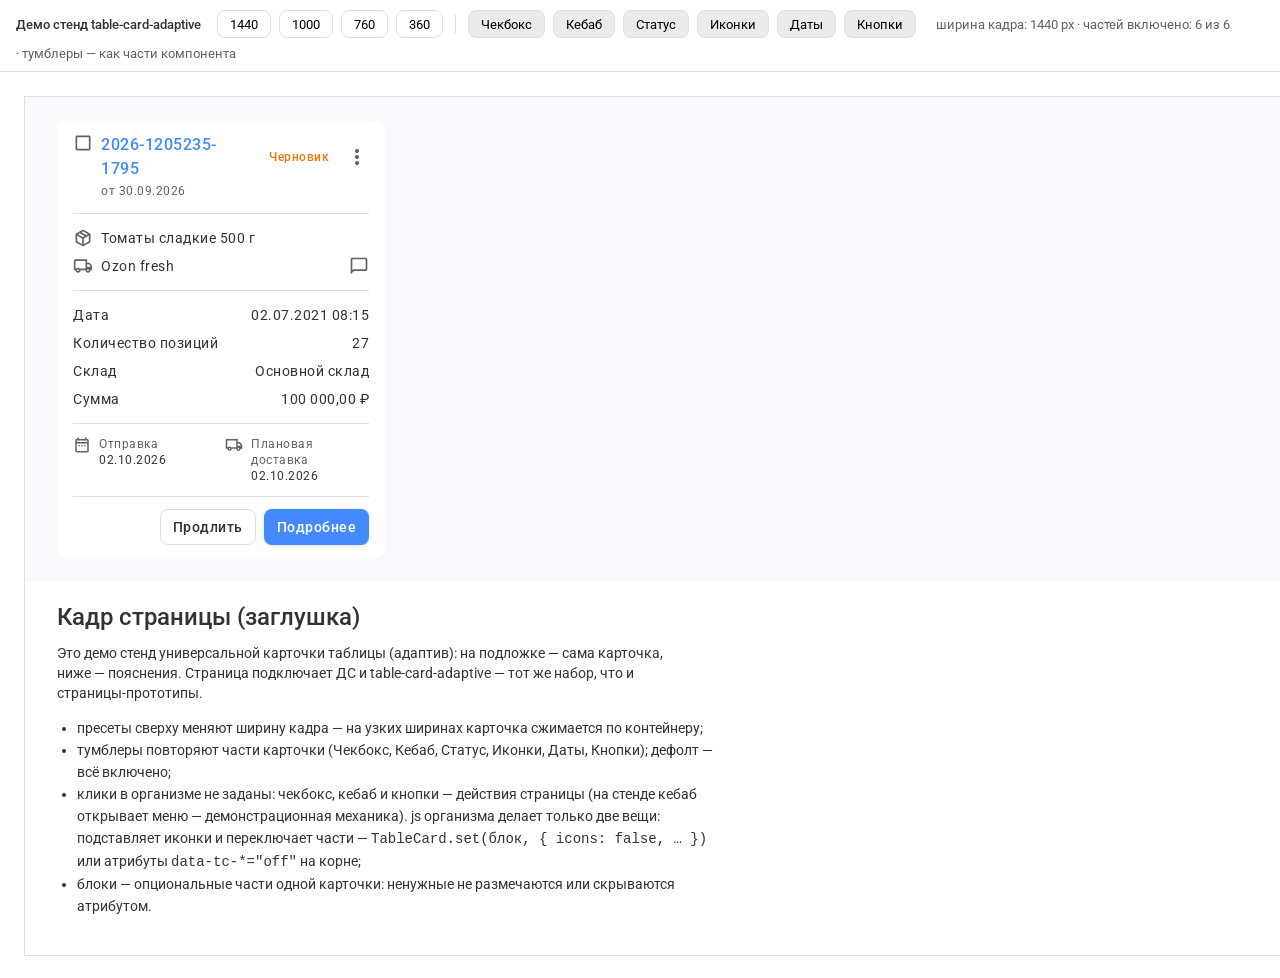
<file: Design-System/organisms/app-table-card-adaptive/demo.html>
<!DOCTYPE html>
<html lang="ru">
<head>
<meta charset="UTF-8">
<meta name="viewport" content="width=device-width, initial-scale=1.0">
<title>table-card-adaptive — демо стенд универсальной карточки таблицы</title>
<!--
  Демо стенд ОРГАНИЗМА «table-card-adaptive» (универсальная карточка таблицы при
  адаптиве): все состояния и правила подключения. Отдельный файл организма: правится
  независимо от стендов других организмов/молекул (может условно повторять то же,
  что и они, — это нормально).
  Первый блок в кадре — УНИВЕРСАЛЬНАЯ КАРТОЧКА: агрегат всех четырёх примеров (собрана
  из решений каждого источника, все части включены; тумблеры в шапке стенда скрывают
  части). Источники (Figma):
    · 6400:15954 «Table content mobile» (старая ДС) — «Товар»;
    · 6354:14931 «Purchase invoice mobile» (старая ДС) — «Накладная» и «Мини»;
    · 8188:18900 «Mobile card» (старая ДС) — «Инвентаризация»;
    · 6043:38527 «Card view» (новая ДС, Склад_Заказ-товаров) — «Заказ товаров».
  Корпус — «Card view» новой ДС (.ds-card--custom, паддинг 12/16, радиус 8): примеры 1–3 с
  тенью (.ds-card--shadow), универсальная карточка и пример 4 — Filled, как в источниках.
  Карточка стоит первой в кадре-«странице», на подложке (поверхность страницы); пресеты
  ширины меняют ширину кадра. Примеры-источники — в разметке ниже кадра, но скрыты
  (атрибут hidden; не показываем, не удалять — чтобы показать, убрать hidden).
  Иконки — SVG из Figma (img в папке), подставляет table-card-adaptive.js.
-->
<link rel="stylesheet" href="../../components-web/font.css">
<link rel="stylesheet" href="../../components-web/tokens.css">
<link rel="stylesheet" href="../../components-web/styles.css">
<link rel="stylesheet" href="../../components-web/components/index.css">
<link rel="stylesheet" href="../../components-web/fixes.css">
<!-- Checkbox ДС — в components/index.css не подключён -->
<link rel="stylesheet" href="../../components-web/components/Checkbox_DS/checkbox.css">
<link rel="stylesheet" href="../../components-web/components/Checkbox_DS/checkbox-icons.css">
<!-- table-card-adaptive — карточка: один источник стилей и поведения -->
<link rel="stylesheet" href="table-card-adaptive.css?v=2">
<script src="table-card-adaptive.js?v=2" defer></script>
<style>
  /* каркас демо-стенда — как у остальных организмов */
  html, body { margin: 0; background: #fff; font-family: 'Roboto', 'Helvetica Neue', Arial, sans-serif; color: var(--ds-color-text-primary); }
  .demo-bar {
    display: flex; align-items: center; gap: 8px; flex-wrap: wrap;
    padding: 10px 16px; border-bottom: 1px solid var(--ds-color-stroke-default, #e0e0e0);
    font-size: 13px;
  }
  .demo-bar__title { font-weight: 500; margin-right: 8px; }
  .demo-bar__btn {
    height: 28px; padding: 0 12px; border: 1px solid var(--ds-color-stroke-default, #e0e0e0);
    border-radius: var(--ds-radius-2x, 8px); background: transparent; font: inherit; cursor: pointer;
  }
  .demo-bar__btn:hover { background: var(--ds-color-button-neutral-hover, #f5f5f5); }
  .demo-bar__btn.is-on { background: var(--ds-color-button-neutral-press, #f5f5f5); }
  .demo-bar__sep { width: 1px; height: 20px; background: var(--ds-color-stroke-default, #e0e0e0); margin: 0 4px; }
  .demo-bar__state { margin-left: 12px; color: var(--ds-color-text-secondary, #616161); font-variant-numeric: tabular-nums; }
  .demo-bar__hint { color: var(--ds-color-text-secondary, #616161); }
  .view { padding: 24px; }
  /* кадр-«страница»: как у остальных организмов (ширина — пресетами сверху, высота — по содержимому) */
  .panel { position: relative; width: var(--panel-w, 1440px); overflow: hidden; border: 1px solid var(--ds-color-stroke-default, #e0e0e0); background: #fff; }
  /* карточка — первой в кадре, на подложке (поверхность страницы) */
  .tc-zone { padding: 24px 32px; background: var(--ds-paint-surface-default-v2, #f8f9fc); }
  .frame { padding: 24px 32px; box-sizing: border-box; }
  .frame h1 { font-size: 24px; line-height: 24px; font-weight: 500; margin: 0 0 12px; }
  .frame p { font-size: 14px; line-height: 20px; max-width: 640px; color: var(--ds-color-text-primary, #333); }
  .frame ul { font-size: 14px; line-height: 22px; max-width: 640px; padding-left: 20px; }
  /* примеры-источники — ниже кадра, той же ширины */
  .cfgs { width: var(--panel-w, 1440px); box-sizing: border-box; padding: 0 32px; margin-top: 24px; }
  .cfgs__title { font-size: 14px; line-height: 20px; color: var(--ds-color-text-secondary, #616161); margin: 0 0 16px; }
  .grid { display: flex; flex-wrap: wrap; gap: 32px 24px; align-items: flex-start; }
  .demo-col { width: 328px; }
  .demo-col .cap { min-height: 64px; }
  .demo-w328 { width: 328px; max-width: 100%; }
  .cap { font-size: 12px; line-height: 16px; color: var(--ds-color-text-secondary, #616161); margin: 0 0 12px; }
  /* меню кебаба — сборка на компоненте Menu (механика стенда; организм кликов не задаёт) */
  .tc__head-right { position: relative; }
  .tc__menu { position: absolute; top: calc(100% + 4px); right: 0; z-index: 40; min-height: 0; }
  .tc__menu[hidden] { display: none; }
  .tc__menu .ds-menu-item { width: 100%; min-height: 36px; align-items: center; cursor: pointer; }
  .tc__menu .ds-menu-item:hover { background: var(--ds-color-menu-item-hover-background, #f5f5f5); }
</style>
</head>
<body>
<div class="demo-bar">
  <span class="demo-bar__title">Демо стенд table-card-adaptive</span>
  <button class="demo-bar__btn" id="btn-w1440">1440</button>
  <button class="demo-bar__btn" id="btn-w1000">1000</button>
  <button class="demo-bar__btn" id="btn-w760">760</button>
  <button class="demo-bar__btn" id="btn-w360">360</button>
  <span class="demo-bar__sep"></span>
  <button class="demo-bar__btn is-on" data-part="check">Чекбокс</button>
  <button class="demo-bar__btn is-on" data-part="kebab">Кебаб</button>
  <button class="demo-bar__btn is-on" data-part="status">Статус</button>
  <button class="demo-bar__btn is-on" data-part="icons">Иконки</button>
  <button class="demo-bar__btn is-on" data-part="dates">Даты</button>
  <button class="demo-bar__btn is-on" data-part="actions">Кнопки</button>
  <span class="demo-bar__state" id="demo-state">…</span>
  <span class="demo-bar__hint">· тумблеры — как части компонента</span>
</div>
<div class="view" id="view">

  <!-- УНИВЕРСАЛЬНАЯ КАРТОЧКА — агрегат всех четырёх примеров.
       Стоит первой в кадре-«странице», на подложке (поверхность страницы) -->
  <div class="panel" id="panel">
    <div class="tc-zone">
      <div class="ds-card ds-card--custom ds-card--filled tc demo-w328" id="tc-live">
        <div class="tc__head">
          <label class="ds-checkbox tc__check"><input class="ds-checkbox__input" type="checkbox" aria-label="Выбрать"><span class="ds-checkbox__box"></span></label>
          <div class="tc__head-main">
            <div class="tc__title-row">
              <span class="tc__title tc__title--accent">2026-1205235-1795</span>
              <span class="tc__head-right">
                <span class="ds-status ds-status--warning ds-status--text tc__status"><span class="ds-status__label">Черновик</span></span>
                <span class="ds-icon-size ds-icon-size--6x ds-icon-size--state tc__kebab" role="button" tabindex="0" aria-label="Действия"><img data-tc-icon="more-vert" width="24" height="24" alt=""></span>
                <!-- меню кебаба (механика стенда): компонент Menu; показывается кликом по кебабу -->
                <div class="ds-menu-container tc__menu" id="tc-menu" role="menu" hidden>
                  <div class="ds-menu-item tc__menu-opt" role="menuitem" tabindex="0"><span class="ds-menu-item__label">Редактировать</span></div>
                  <div class="ds-menu-item tc__menu-opt" role="menuitem" tabindex="0"><span class="ds-menu-item__label">Копировать</span></div>
                  <div class="ds-menu-item tc__menu-opt" role="menuitem" tabindex="0"><span class="ds-menu-item__label">Удалить</span></div>
                </div>
              </span>
            </div>
            <span class="tc__caption">от 30.09.2026</span>
          </div>
        </div>
        <div class="ds-divider ds-divider--m tc__divider tc__divider--icons"></div>
        <div class="tc__irows">
          <div class="tc__irow"><span class="tc__pair"><img data-tc-icon="package" width="20" height="20" alt=""><span class="tc__pair-text">Томаты сладкие 500 г</span></span></div>
          <div class="tc__irow">
            <span class="tc__pair"><img data-tc-icon="local-shipping" width="20" height="20" alt=""><span class="tc__pair-text">Ozon fresh</span></span>
            <span class="tc__irow-end"><img data-tc-icon="chat-bubble" width="20" height="20" alt=""></span>
          </div>
        </div>
        <div class="ds-divider ds-divider--m tc__divider"></div>
        <div class="tc__rows">
          <div class="tc__row"><span class="tc__row-label">Дата</span><span class="tc__row-value">02.07.2021 08:15</span></div>
          <div class="tc__row"><span class="tc__row-label">Количество позиций</span><span class="tc__row-value">27</span></div>
          <div class="tc__row"><span class="tc__row-label">Склад</span><span class="tc__row-value">Основной склад</span></div>
          <div class="tc__row"><span class="tc__row-label">Сумма</span><span class="tc__row-value">100 000,00 ₽</span></div>
        </div>
        <div class="ds-divider ds-divider--m tc__divider tc__divider--dates"></div>
        <div class="tc__dates">
          <div class="tc__date"><span class="tc__date-icon"><img data-tc-icon="date-range" width="18" height="18" alt=""></span><span class="tc__date-text"><span class="tc__date-label">Отправка</span><span class="tc__date-value">02.10.2026</span></span></div>
          <div class="tc__date"><span class="tc__date-icon"><img data-tc-icon="local-shipping" width="18" height="18" alt=""></span><span class="tc__date-text"><span class="tc__date-label">Плановая доставка</span><span class="tc__date-value">02.10.2026</span></span></div>
        </div>
        <div class="ds-divider ds-divider--m tc__divider tc__divider--actions"></div>
        <div class="tc__actions tc__actions--end">
          <button type="button" class="ds-btn ds-btn--m ds-btn--neutral ds-btn--outlined"><span class="ds-btn__label">Продлить</span></button>
          <button type="button" class="ds-btn ds-btn--m ds-btn--accent ds-btn--filled"><span class="ds-btn__label">Подробнее</span></button>
        </div>
      </div>
    </div>
    <div class="frame">
      <h1>Кадр страницы (заглушка)</h1>
      <p>Это демо стенд универсальной карточки таблицы (адаптив): на подложке — сама карточка,
         ниже — пояснения. Страница подключает ДС и table-card-adaptive — тот же набор, что и страницы-прототипы.</p>
      <ul>
        <li>пресеты сверху меняют ширину кадра — на узких ширинах карточка сжимается по контейнеру;</li>
        <li>тумблеры повторяют части карточки (Чекбокс, Кебаб, Статус, Иконки, Даты, Кнопки);
            дефолт — всё включено;</li>
        <li>клики в организме не заданы: чекбокс, кебаб и кнопки — действия страницы (на стенде
            кебаб открывает меню — демонстрационная механика). js организма
            делает только две вещи: подставляет иконки и переключает части —
            <code>TableCard.set(блок, { icons: false, … })</code> или атрибуты
            <code>data-tc-*="off"</code> на корне;</li>
        <li>блоки — опциональные части одной карточки: ненужные не размечаются или скрываются атрибутом.</li>
      </ul>
    </div>
  </div>

  <!-- Примеры-источники — скрыты (не показываем), не удалять;
       показать снова — убрать атрибут hidden -->
  <div class="cfgs" hidden>
    <p class="cfgs__title">Примеры-источники — те же блоки в контексте макетов (тексты из Figma)</p>
    <div class="grid">

      <div class="demo-col">
        <p class="cap">Товар — пример 1 «Table content mobile» (6400:15954): заголовок + ⋮, серая подпись, иконочная строка (коробка 20 + текст 12), разделитель, 3 строки 14/20</p>
        <div class="ds-card ds-card--custom ds-card--shadow tc demo-w328">
          <div class="tc__head"><div class="tc__head-main">
            <div class="tc__title-row">
              <span class="tc__title">Томаты сладкие "Бархат. мед", Узбекистан, 500 г</span>
              <span class="tc__head-right"><span class="ds-icon-size ds-icon-size--6x ds-icon-size--state tc__kebab" role="button" tabindex="0" aria-label="Действия"><img data-tc-icon="more-vert" width="24" height="24" alt=""></span></span>
            </div>
            <span class="tc__caption">000-409 / Овощи</span>
          </div></div>
          <div class="tc__irows">
            <div class="tc__irow"><span class="tc__pair"><img data-tc-icon="package" width="20" height="20" alt=""><span class="tc__pair-text tc__pair-text--secondary">Томаты сладкие 500 г</span></span></div>
          </div>
          <div class="ds-divider ds-divider--m tc__divider"></div>
          <div class="tc__rows">
            <div class="tc__row"><span class="tc__row-label">Фасовка</span><span class="tc__row-value">Шт.</span></div>
            <div class="tc__row"><span class="tc__row-label">Количество позиций</span><span class="tc__row-value">2 000,00</span></div>
            <div class="tc__row"><span class="tc__row-label">Сумма</span><span class="tc__row-value">100 000,00 ₽</span></div>
          </div>
        </div>
      </div>

      <div class="demo-col">
        <p class="cap">Накладная — пример 2 «Purchase invoice mobile», Type=Default (6338:14890): заголовок + ⋯, статус строкой под заголовком, тёмная подпись, 4 строки 14/20</p>
        <div class="ds-card ds-card--custom ds-card--shadow tc demo-w328">
          <div class="tc__head"><div class="tc__head-main">
            <div class="tc__title-row">
              <span class="tc__title">Приходная накладная</span>
              <span class="tc__head-right"><span class="ds-icon-size ds-icon-size--6x ds-icon-size--state tc__kebab" role="button" tabindex="0" aria-label="Действия"><img data-tc-icon="more-horiz" width="24" height="24" alt=""></span></span>
            </div>
            <span class="tc__status-row"><span class="ds-status ds-status--warning ds-status--text tc__status"><span class="ds-status__label">Черновик</span></span></span>
            <span class="tc__caption tc__caption--primary"># 20210-003 / Ozon fresh</span>
          </div></div>
          <div class="ds-divider ds-divider--m tc__divider"></div>
          <div class="tc__rows">
            <div class="tc__row"><span class="tc__row-label">Дата</span><span class="tc__row-value">02.07.2021 08:15</span></div>
            <div class="tc__row"><span class="tc__row-label">Количество позиций</span><span class="tc__row-value">27</span></div>
            <div class="tc__row"><span class="tc__row-label">Склад</span><span class="tc__row-value">Основной склад</span></div>
            <div class="tc__row"><span class="tc__row-label">Сумма</span><span class="tc__row-value">100 000,00 Р</span></div>
          </div>
        </div>
      </div>

      <div class="demo-col">
        <p class="cap">Мини — пример 2 «Purchase invoice mobile», Type=Mini icon (6375:16824): подпись + статус справа, строки с иконками 18 (в паре гэп 4, между парами 16), разделитель</p>
        <div class="ds-card ds-card--custom ds-card--shadow tc demo-w328">
          <div class="tc__head"><div class="tc__head-main">
            <div class="tc__title-row">
              <span class="tc__title">Приходная накладная</span>
              <span class="tc__head-right"><span class="ds-icon-size ds-icon-size--6x ds-icon-size--state tc__kebab" role="button" tabindex="0" aria-label="Действия"><img data-tc-icon="more-horiz" width="24" height="24" alt=""></span></span>
            </div>
            <div class="tc__caption-row">
              <span class="tc__caption tc__caption--primary">№ 20210-003 / 02.07.2021</span>
              <span class="ds-status ds-status--warning ds-status--text tc__status"><span class="ds-status__label">Черновик</span></span>
            </div>
          </div></div>
          <div class="tc__irows">
            <div class="tc__irow"><span class="tc__pair"><img data-tc-icon="local-shipping" width="20" height="20" alt=""><span class="tc__pair-text">Ozon fresh</span></span></div>
          </div>
          <div class="ds-divider ds-divider--m tc__divider"></div>
          <div class="tc__irows">
            <div class="tc__irow">
              <span class="tc__pair tc__pair--mini"><img data-tc-icon="shopping-cart" width="18" height="18" alt=""><span class="tc__pair-text">27</span></span>
              <span class="tc__pair tc__pair--mini"><img data-tc-icon="credit-card" width="18" height="18" alt=""><span class="tc__pair-text">100 000,00 Р</span></span>
              <span class="tc__irow-end"><img data-tc-icon="chat-bubble" width="18" height="18" alt=""></span>
            </div>
            <div class="tc__irow"><span class="tc__pair tc__pair--mini"><img data-tc-icon="warehouse" width="18" height="18" alt=""><span class="tc__pair-text">Основной склад, Кухня</span></span></div>
          </div>
        </div>
      </div>

      <div class="demo-col">
        <p class="cap">Инвентаризация — пример 3 «Mobile card», Type=Mobile card_1 (8186:19130): подпись-даты + статус справа, две текстовые строки 14/20, разделитель, кнопка на всю ширину</p>
        <div class="ds-card ds-card--custom ds-card--shadow tc demo-w328">
          <div class="tc__head"><div class="tc__head-main">
            <div class="tc__title-row">
              <span class="tc__title">20210</span>
            </div>
            <div class="tc__caption-row">
              <span class="tc__caption tc__caption--primary">05.09.2022 / 09.09.2022 17:32:35</span>
              <span class="ds-status ds-status--positive ds-status--text tc__status"><span class="ds-status__label">Завершена</span></span>
            </div>
          </div></div>
          <div class="tc__texts">
            <span class="tc__text">SIT Cafe storage</span>
            <span class="tc__text">Инвентаризация с расписанием</span>
          </div>
          <div class="ds-divider ds-divider--m tc__divider"></div>
          <div class="tc__actions tc__actions--full">
            <button type="button" class="ds-btn ds-btn--m ds-btn--neutral ds-btn--outlined"><span class="ds-btn__label">Продлить</span></button>
          </div>
        </div>
      </div>

      <div class="demo-col">
        <p class="cap">Заказ товаров — пример 4 «Card view» (6043:38527, новая ДС): чекбокс + номер-заголовок (акцент) + статус + кебаб, строки 12/16 колонками, чип «ПРК», блок дат; в Figma подвал с кнопкой скрыт — кнопка показана в универсальной карточке</p>
        <div class="ds-card ds-card--custom ds-card--filled tc demo-w328">
          <div class="tc__head">
            <label class="ds-checkbox tc__check"><input class="ds-checkbox__input" type="checkbox" aria-label="Выбрать"><span class="ds-checkbox__box"></span></label>
            <div class="tc__head-main">
              <div class="tc__title-row">
                <span class="tc__title tc__title--accent">2026-1205235-1795</span>
                <span class="tc__head-right">
                  <span class="ds-status ds-status--warning ds-status--text tc__status"><span class="ds-status__label">Черновик</span></span>
                  <span class="ds-icon-size ds-icon-size--6x ds-icon-size--state tc__kebab" role="button" tabindex="0" aria-label="Действия"><img data-tc-icon="more-vert" width="24" height="24" alt=""></span>
                </span>
              </div>
              <span class="tc__caption">от 30.09.2026</span>
            </div>
          </div>
          <div class="ds-divider ds-divider--m tc__divider"></div>
          <div class="tc__rows tc__rows--cols">
            <div class="tc__row"><span class="tc__row-label">Ресторан</span><span class="tc__row-value">Букашка</span></div>
            <div class="tc__row"><span class="tc__row-label">Поставщик</span><span class="tc__row-value">Муравьиная ферма: Главный склад<span class="ds-element-cell ds-element-cell--status tc__chip"><span class="ds-status ds-status--neutral ds-status--text"><span class="ds-status__label">ПРК</span></span></span></span></div>
            <div class="tc__row"><span class="tc__row-label">Процесс закупок</span><span class="tc__row-value">заказ на пекарню : круассан</span></div>
            <div class="tc__row"><span class="tc__row-label">Сумма, RUB</span><span class="tc__row-value">10 000,00&nbsp;₽</span></div>
          </div>
          <div class="ds-divider ds-divider--m tc__divider"></div>
          <div class="tc__dates">
            <div class="tc__date"><span class="tc__date-icon"><img data-tc-icon="date-range" width="18" height="18" alt=""></span><span class="tc__date-text"><span class="tc__date-label">Отправка</span><span class="tc__date-value">02.10.2026</span></span></div>
            <div class="tc__date"><span class="tc__date-icon"><img data-tc-icon="local-shipping" width="18" height="18" alt=""></span><span class="tc__date-text"><span class="tc__date-label">Плановая доставка</span><span class="tc__date-value">02.10.2026</span></span></div>
          </div>
        </div>
      </div>

    </div>
  </div>

</div>
<script>
  window.addEventListener('DOMContentLoaded', function () {
    var st = document.getElementById('demo-state');
    var root = document.getElementById('tc-live');
    var view = document.getElementById('view');
    var tg = Array.prototype.slice.call(document.querySelectorAll('.demo-bar__btn[data-part]'));
    function refresh() {
      var w = document.getElementById('panel').clientWidth;
      var parts = {}, on = 0;
      tg.forEach(function (b) {
        var k = b.getAttribute('data-part');
        var v = b.classList.contains('is-on');
        parts[k] = v;
        if (v) on++;
      });
      window.TableCard.set(root, parts);
      st.textContent = 'ширина кадра: ' + w + ' px · частей включено: ' + on + ' из ' + tg.length;
    }
    tg.forEach(function (b) {
      b.addEventListener('click', function () { closeMenu(); b.classList.toggle('is-on'); refresh(); });
    });
    /* — меню кебаба (механика стенда; организм кликов не задаёт) — сборка на компоненте Menu — */
    var kebab = root.querySelector('.tc__kebab');
    var menu = document.getElementById('tc-menu');
    function closeMenu() { if (menu) menu.hidden = true; }
    if (kebab && menu) {
      kebab.addEventListener('click', function () { menu.hidden = !menu.hidden; });
      kebab.addEventListener('keydown', function (e) { if (e.key === 'Enter' || e.key === ' ') { e.preventDefault(); menu.hidden = !menu.hidden; } });
      menu.querySelectorAll('.ds-menu-item').forEach(function (it) {
        it.addEventListener('click', function () { closeMenu(); });
        it.addEventListener('keydown', function (e) { if (e.key === 'Enter' || e.key === ' ') { e.preventDefault(); closeMenu(); } });
      });
      document.addEventListener('click', function (e) { if (!menu.hidden && !menu.contains(e.target) && !kebab.contains(e.target)) closeMenu(); });
      document.addEventListener('keydown', function (e) { if (e.key === 'Escape') closeMenu(); });
    }
    function setW(px) { view.style.setProperty('--panel-w', px + 'px'); refresh(); }
    document.getElementById('btn-w1440').onclick = function () { setW(1440); };
    document.getElementById('btn-w1000').onclick = function () { setW(1000); };
    document.getElementById('btn-w760').onclick = function () { setW(760); };
    document.getElementById('btn-w360').onclick = function () { setW(360); };
    refresh();
  });
</script>
</body>
</html>
</file>
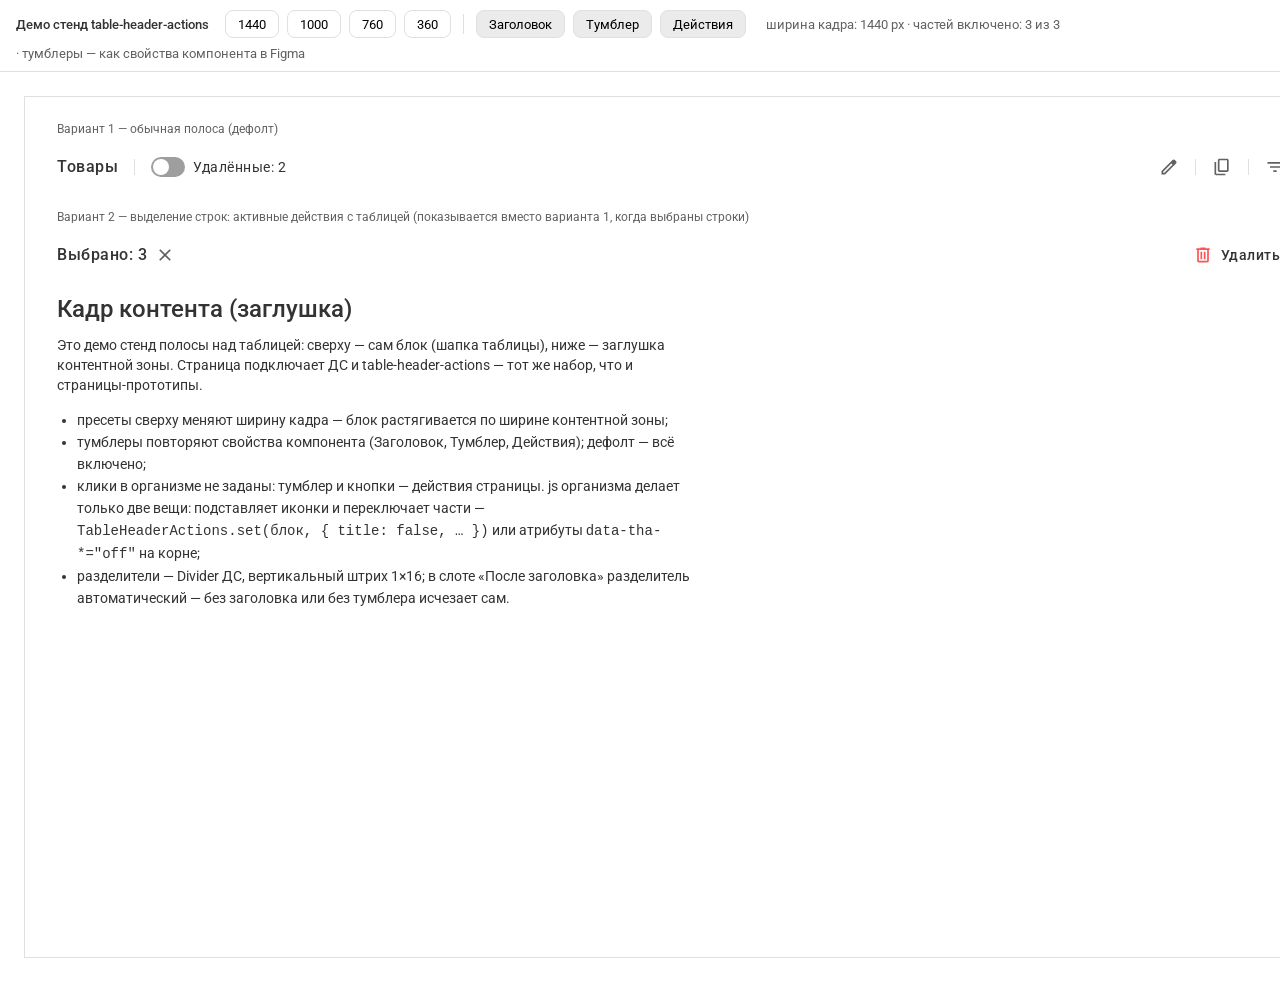
<file: Design-System/organisms/app-table-header-actions/demo.html>
<!DOCTYPE html>
<html lang="ru">
<head>
<meta charset="UTF-8">
<meta name="viewport" content="width=device-width, initial-scale=1.0">
<title>table-header-actions — демо стенд полосы над таблицей</title>
<!--
  Демо стенд ОРГАНИЗМА «Table header actions» (table-header-actions): все состояния
  и правила подключения. Отдельный файл организма: правится независимо от стендов других
  организмов/молекул (может условно повторять то же, что и они, — это нормально).
  Источник — старая ДС «Iiko Web DS (Old)»: мастер «Title actions table» (8455:19257,
  варианты Type=Title / Type=Title+actions) и копии по разделам: Номенклатура
  (13014:11189, 13023:14504), Заказ товаров (4661:9071), Персонал (8402:19671),
  Конструктор сайта (9441:22975), Модификаторы (8384:19757), Отчёты (5814:13959).
  Состав: заголовок (стиль «Body M (16) / Normal / Medium»), слот «После заголовка»
  (Divider 1×16 + Slide toggle с подписью), действия (Button / Button icon ДС).
  Живой блок стоит первым в кадре-«странице» (полоса над таблицей, как на страницах):
  пресеты ширины меняют ширину кадра; тумблеры повторяют свойства компонента
  (Заголовок, Тумблер, Действия) — включают/выключают части у живого блока. Разделитель
  в слоте «После заголовка» — автоматический: без заголовка или без тумблера исчезает сам.
  Конфигурации из разделов старой ДС — в разметке ниже кадра, но скрыты (атрибут hidden;
  не показываем, не удалять — чтобы показать, убрать hidden). Иконки — SVG из Figma
  (img в папке), подставляет table-header-actions.js.
  ВТОРОЙ ВАРИАНТ ОТОБРАЖЕНИЯ — «выделение строк» (.tha--selection, по просьбе владельца 15.10;
  уточнён 16.10 — «как сейчас делаем во 2 варианте баннеров»): когда в таблице выбраны строки
  (чекбоксами или иначе), страница показывает ВМЕСТО обычной полосы полосу активных действий —
  по Figma «Централизованное управление киосками», «Title actions table» (2495:9199): слева счётчик,
  сразу за ним — крестик очистки (зазор 8 МЕЖДУ цифрой и крестиком — группа .tha__sel; текст
  «Очистить выбор» и Divider убраны), справа «Удалить» (Negative Text) + Divider + «Добавить».
  Оба варианта выведены в кадре стопкой.
-->
<link rel="stylesheet" href="../../components-web/font.css">
<link rel="stylesheet" href="../../components-web/tokens.css">
<link rel="stylesheet" href="../../components-web/styles.css">
<link rel="stylesheet" href="../../components-web/components/index.css">
<link rel="stylesheet" href="../../components-web/fixes.css">
<!-- table-header-actions — полоса над таблицей: один источник стилей и поведения -->
<link rel="stylesheet" href="table-header-actions.css?v=2">
<script src="table-header-actions.js?v=2" defer></script>
<style>
  /* каркас демо-стенда — как у остальных организмов */
  html, body { margin: 0; background: #fff; font-family: 'Roboto', 'Helvetica Neue', Arial, sans-serif; color: var(--ds-color-text-primary); }
  .demo-bar {
    display: flex; align-items: center; gap: 8px; flex-wrap: wrap;
    padding: 10px 16px; border-bottom: 1px solid var(--ds-color-stroke-default, #e0e0e0);
    font-size: 13px;
  }
  .demo-bar__title { font-weight: 500; margin-right: 8px; }
  .demo-bar__btn {
    height: 28px; padding: 0 12px; border: 1px solid var(--ds-color-stroke-default, #e0e0e0);
    border-radius: var(--ds-radius-2x, 8px); background: transparent; font: inherit; cursor: pointer;
  }
  .demo-bar__btn:hover { background: var(--ds-color-button-neutral-hover, #f5f5f5); }
  .demo-bar__btn.is-on { background: var(--ds-color-button-neutral-press, #f5f5f5); }
  .demo-bar__sep { width: 1px; height: 20px; background: var(--ds-color-stroke-default, #e0e0e0); margin: 0 4px; }
  .demo-bar__state { margin-left: 12px; color: var(--ds-color-text-secondary, #616161); font-variant-numeric: tabular-nums; }
  .demo-bar__hint { color: var(--ds-color-text-secondary, #616161); }
  .view { padding: 24px; }
  /* кадр-«страница»: как у остальных организмов (ширина — пресетами сверху) */
  .panel { position: relative; width: var(--panel-w, 1440px); height: 860px; overflow: hidden; border: 1px solid var(--ds-color-stroke-default, #e0e0e0); background: #fff; }
  /* контентная зона кадра: полоса над таблицей — первой, с полями контейнера (24/32) */
  .tha-zone { padding: 24px 32px 0; }
  /* группа «счётчик + крестик очистки» в варианте 2: зазор 8 ТОЛЬКО между цифрой и крестиком
     (решение владельца 16.10: «как сейчас делаем во 2 варианте баннеров»); остальные зазоры — родные */
  .tha__sel { display: flex; align-items: center; gap: var(--ds-size-2x, 8px); min-width: 0; }
  .frame { padding: 24px 32px; box-sizing: border-box; }
  .frame h1 { font-size: 24px; line-height: 24px; font-weight: 500; margin: 0 0 12px; }
  .frame p { font-size: 14px; line-height: 20px; max-width: 640px; color: var(--ds-color-text-primary, #333); }
  .frame ul { font-size: 14px; line-height: 22px; max-width: 640px; padding-left: 20px; }
  /* конфигурации из разделов старой ДС — ниже кадра, той же ширины */
  .cfgs { width: var(--panel-w, 1440px); box-sizing: border-box; padding: 0 32px; margin-top: 24px; }
  .cfgs__title { font-size: 14px; line-height: 20px; color: var(--ds-color-text-secondary, #616161); margin: 0 0 16px; }
  .demo-block { margin: 0 0 24px; }
  .demo-block:last-child { margin-bottom: 0; }
  .cap { font-size: 12px; line-height: 16px; color: var(--ds-color-text-secondary, #616161); margin: 0 0 12px; }
</style>
</head>
<body>
<div class="demo-bar">
  <span class="demo-bar__title">Демо стенд table-header-actions</span>
  <button class="demo-bar__btn" id="btn-w1440">1440</button>
  <button class="demo-bar__btn" id="btn-w1000">1000</button>
  <button class="demo-bar__btn" id="btn-w760">760</button>
  <button class="demo-bar__btn" id="btn-w360">360</button>
  <span class="demo-bar__sep"></span>
  <button class="demo-bar__btn is-on" data-part="title">Заголовок</button>
  <button class="demo-bar__btn is-on" data-part="toggle">Тумблер</button>
  <button class="demo-bar__btn is-on" data-part="actions">Действия</button>
  <span class="demo-bar__state" id="demo-state">…</span>
  <span class="demo-bar__hint">· тумблеры — как свойства компонента в Figma</span>
</div>
<div class="view" id="view">

  <!-- Живой блок — дефолты (всё включено); тумблеры в шапке стенда выключают части.
       Стоит первым в кадре-«странице» — как полоса над таблицей на страницах -->
  <div class="panel" id="panel">
    <div class="tha-zone">
      <p class="cap">Вариант 1 — обычная полоса (дефолт)</p>
      <div class="tha" id="tha-live">
        <div class="tha__left">
          <span class="tha__title">Товары</span>
          <div class="tha__after">
            <span class="ds-divider tha__divider"></span>
            <label class="ds-slide-toggle tha__toggle"><span class="ds-slide-toggle__row"><input class="ds-slide-toggle__input" type="checkbox"><span class="ds-slide-toggle__track"></span><span class="ds-slide-toggle__title">Удалённые: 2</span></span></label>
          </div>
        </div>
        <div class="tha__right">
          <button type="button" class="ds-btn-icon ds-btn-icon--m ds-btn-icon--neutral ds-btn-icon--text" aria-label="Редактировать"><span class="ds-btn-icon__icon"><img data-tha-icon="edit" width="20" height="20" alt=""></span></button>
          <span class="ds-divider tha__divider"></span>
          <button type="button" class="ds-btn-icon ds-btn-icon--m ds-btn-icon--neutral ds-btn-icon--text" aria-label="Копировать"><span class="ds-btn-icon__icon"><img data-tha-icon="content_copy" width="20" height="20" alt=""></span></button>
          <span class="ds-divider tha__divider"></span>
          <button type="button" class="ds-btn-icon ds-btn-icon--m ds-btn-icon--neutral ds-btn-icon--text" aria-label="Фильтр"><span class="ds-btn-icon__icon"><img data-tha-icon="filter_list" width="20" height="20" alt=""></span></button>
          <span class="ds-divider tha__divider"></span>
          <button type="button" class="ds-btn ds-btn--m ds-btn--neutral ds-btn--text"><span class="ds-btn__icon"><img data-tha-icon="add" width="20" height="20" alt=""></span><span class="ds-btn__label">Добавить</span></button>
        </div>
      </div>
      <!-- Вариант 2 — режим выделения: страница показывает его ВМЕСТО обычной полосы,
           когда в таблице выбраны строки (чекбоксами или иначе). Состав — по Figma
           «Централизованное управление киосками», «Title actions table» (2495:9199) и по решению
           владельца 16.10 («как сейчас делаем во 2 варианте баннеров»): слева счётчик, сразу за ним
           крестик очистки (зазор 8 МЕЖДУ цифрой и крестиком — группа .tha__sel); текст
           «Очистить выбор» и Divider убраны; справа «Удалить» (красная ТОЛЬКО иконка, текст тёмный)
           + Divider + «Добавить» -->
      <p class="cap" style="margin-top: 24px;">Вариант 2 — выделение строк: активные действия с таблицей (показывается вместо варианта 1, когда выбраны строки)</p>
      <div class="tha tha--selection">
        <div class="tha__left">
          <span class="tha__sel">
            <span class="tha__title">Выбрано: 3</span>
            <div class="tha__after">
              <button type="button" class="tha__text-action" aria-label="Очистить выбор"><span class="ds-icon-size ds-icon-size--5x ds-icon-size--state"><img data-tha-icon="close" width="20" height="20" alt=""></span></button>
            </div>
          </span>
        </div>
        <div class="tha__right">
          <button type="button" class="ds-btn ds-btn--m ds-btn--neutral ds-btn--text"><span class="ds-btn__icon"><img data-tha-icon="delete-negative" width="20" height="20" alt=""></span><span class="ds-btn__label">Удалить</span></button>
          <span class="ds-divider tha__divider"></span>
          <button type="button" class="ds-btn ds-btn--m ds-btn--neutral ds-btn--text"><span class="ds-btn__icon"><img data-tha-icon="add" width="20" height="20" alt=""></span><span class="ds-btn__label">Добавить</span></button>
        </div>
      </div>
    </div>
    <div class="frame">
      <h1>Кадр контента (заглушка)</h1>
      <p>Это демо стенд полосы над таблицей: сверху — сам блок (шапка таблицы), ниже — заглушка
         контентной зоны. Страница подключает ДС и table-header-actions — тот же набор, что и страницы-прототипы.</p>
      <ul>
        <li>пресеты сверху меняют ширину кадра — блок растягивается по ширине контентной зоны;</li>
        <li>тумблеры повторяют свойства компонента (Заголовок, Тумблер, Действия);
            дефолт — всё включено;</li>
        <li>клики в организме не заданы: тумблер и кнопки — действия страницы. js организма
            делает только две вещи: подставляет иконки и переключает части —
            <code>TableHeaderActions.set(блок, { title: false, … })</code> или атрибуты
            <code>data-tha-*="off"</code> на корне;</li>
        <li>разделители — Divider ДС, вертикальный штрих 1×16; в слоте «После заголовка»
            разделитель автоматический — без заголовка или без тумблера исчезает сам.</li>
      </ul>
    </div>
  </div>

  <!-- Конфигурации из разделов старой ДС — скрыты (не показываем), не удалять;
       показать снова — убрать атрибут hidden -->
  <div class="cfgs" hidden>
    <p class="cfgs__title">Конфигурации из разделов старой ДС (тексты — из копий; части включаются тумблерами)</p>

    <div class="demo-block">
      <p class="cap">Базовый — заголовок и основное действие (Заказ товаров)</p>
      <div class="tha">
        <div class="tha__left">
          <span class="tha__title">Товары</span>
        </div>
        <div class="tha__right">
          <button type="button" class="ds-btn ds-btn--m ds-btn--neutral ds-btn--text"><span class="ds-btn__icon"><img data-tha-icon="add" width="20" height="20" alt=""></span><span class="ds-btn__label">Добавить товар</span></button>
        </div>
      </div>
    </div>

    <div class="demo-block">
      <p class="cap">Тумблер «Удалённые: N» и иконочные действия (Номенклатура)</p>
      <div class="tha">
        <div class="tha__left">
          <span class="tha__title">Товары</span>
          <div class="tha__after">
            <span class="ds-divider tha__divider"></span>
            <label class="ds-slide-toggle tha__toggle"><span class="ds-slide-toggle__row"><input class="ds-slide-toggle__input" type="checkbox"><span class="ds-slide-toggle__track"></span><span class="ds-slide-toggle__title">Удалённые: 2</span></span></label>
          </div>
        </div>
        <div class="tha__right">
          <button type="button" class="ds-btn-icon ds-btn-icon--m ds-btn-icon--neutral ds-btn-icon--text" aria-label="Вид"><span class="ds-btn-icon__icon"><img data-tha-icon="grid_view" width="20" height="20" alt=""></span></button>
          <span class="ds-divider tha__divider"></span>
          <button type="button" class="ds-btn-icon ds-btn-icon--m ds-btn-icon--neutral ds-btn-icon--text" aria-label="Переместить"><span class="ds-btn-icon__icon"><img data-tha-icon="open_with" width="20" height="20" alt=""></span></button>
          <span class="ds-divider tha__divider"></span>
          <button type="button" class="ds-btn-icon ds-btn-icon--m ds-btn-icon--neutral ds-btn-icon--text" aria-label="Фильтр"><span class="ds-btn-icon__icon"><img data-tha-icon="filter_list" width="20" height="20" alt=""></span></button>
          <span class="ds-divider tha__divider"></span>
          <button type="button" class="ds-btn ds-btn--m ds-btn--neutral ds-btn--text"><span class="ds-btn__icon"><img data-tha-icon="arrow_drop_down" width="20" height="20" alt=""></span><span class="ds-btn__label">Добавить</span></button>
        </div>
      </div>
    </div>

    <div class="demo-block">
      <p class="cap">Четыре текстовых действия с разделителями (Номенклатура)</p>
      <div class="tha">
        <div class="tha__left">
          <span class="tha__title">Товары</span>
          <div class="tha__after">
            <span class="ds-divider tha__divider"></span>
            <label class="ds-slide-toggle tha__toggle"><span class="ds-slide-toggle__row"><input class="ds-slide-toggle__input" type="checkbox"><span class="ds-slide-toggle__track"></span><span class="ds-slide-toggle__title">Удалённые: 2</span></span></label>
          </div>
        </div>
        <div class="tha__right">
          <button type="button" class="ds-btn ds-btn--m ds-btn--neutral ds-btn--text"><span class="ds-btn__icon"><img data-tha-icon="compare_arrows" width="20" height="20" alt=""></span><span class="ds-btn__label">Переместить</span></button>
          <span class="ds-divider tha__divider"></span>
          <button type="button" class="ds-btn ds-btn--m ds-btn--neutral ds-btn--text"><span class="ds-btn__icon"><img data-tha-icon="edit" width="20" height="20" alt=""></span><span class="ds-btn__label">Редактировать</span></button>
          <span class="ds-divider tha__divider"></span>
          <button type="button" class="ds-btn ds-btn--m ds-btn--neutral ds-btn--text"><span class="ds-btn__icon"><img data-tha-icon="content_copy" width="20" height="20" alt=""></span><span class="ds-btn__label">Копировать</span></button>
          <span class="ds-divider tha__divider"></span>
          <button type="button" class="ds-btn ds-btn--m ds-btn--neutral ds-btn--text"><span class="ds-btn__icon"><img data-tha-icon="delete" width="20" height="20" alt=""></span><span class="ds-btn__label">Удалить</span></button>
        </div>
      </div>
    </div>

    <div class="demo-block">
      <p class="cap">Счётчик выбранного и тумблер без подписи (Персонал)</p>
      <div class="tha">
        <div class="tha__left">
          <span class="tha__title">Выбрано: 2</span>
          <div class="tha__after">
            <span class="ds-divider tha__divider"></span>
            <label class="ds-slide-toggle tha__toggle"><span class="ds-slide-toggle__row"><input class="ds-slide-toggle__input" type="checkbox"><span class="ds-slide-toggle__track"></span></span></label>
          </div>
        </div>
        <div class="tha__right">
          <button type="button" class="ds-btn-icon ds-btn-icon--m ds-btn-icon--neutral ds-btn-icon--text" aria-label="Фильтр"><span class="ds-btn-icon__icon"><img data-tha-icon="filter_list" width="20" height="20" alt=""></span></button>
        </div>
      </div>
    </div>

    <div class="demo-block">
      <p class="cap">Тумблер включён (Модификаторы)</p>
      <div class="tha">
        <div class="tha__left">
          <span class="tha__title">Лучёк (min=1, max=4)</span>
          <div class="tha__after">
            <span class="ds-divider tha__divider"></span>
            <label class="ds-slide-toggle tha__toggle"><span class="ds-slide-toggle__row"><input class="ds-slide-toggle__input" type="checkbox" checked><span class="ds-slide-toggle__track"></span></span></label>
          </div>
        </div>
        <div class="tha__right">
          <button type="button" class="ds-btn-icon ds-btn-icon--m ds-btn-icon--neutral ds-btn-icon--text" aria-label="Редактировать"><span class="ds-btn-icon__icon"><img data-tha-icon="edit" width="20" height="20" alt=""></span></button>
        </div>
      </div>
    </div>

    <div class="demo-block">
      <p class="cap">Без заголовка — только тумблер с подписью (Отчёты)</p>
      <div class="tha">
        <div class="tha__left">
          <div class="tha__after">
            <label class="ds-slide-toggle tha__toggle"><span class="ds-slide-toggle__row"><input class="ds-slide-toggle__input" type="checkbox"><span class="ds-slide-toggle__track"></span><span class="ds-slide-toggle__title">Редактировать дашборд</span></span></label>
          </div>
        </div>
      </div>
    </div>

  </div>

</div>
<script>
  window.addEventListener('DOMContentLoaded', function () {
    var st = document.getElementById('demo-state');
    var root = document.getElementById('tha-live');
    var view = document.getElementById('view');
    var tg = Array.prototype.slice.call(document.querySelectorAll('.demo-bar__btn[data-part]'));
    function refresh() {
      var w = document.getElementById('panel').clientWidth;
      var parts = {}, on = 0;
      tg.forEach(function (b) {
        var k = b.getAttribute('data-part');
        var v = b.classList.contains('is-on');
        parts[k] = v;
        if (v) on++;
      });
      window.TableHeaderActions.set(root, parts);
      st.textContent = 'ширина кадра: ' + w + ' px · частей включено: ' + on + ' из ' + tg.length;
    }
    tg.forEach(function (b) {
      b.addEventListener('click', function () { b.classList.toggle('is-on'); refresh(); });
    });
    function setW(px) { view.style.setProperty('--panel-w', px + 'px'); refresh(); }
    document.getElementById('btn-w1440').onclick = function () { setW(1440); };
    document.getElementById('btn-w1000').onclick = function () { setW(1000); };
    document.getElementById('btn-w760').onclick = function () { setW(760); };
    document.getElementById('btn-w360').onclick = function () { setW(360); };
    refresh();
  });
</script>
</body>
</html>
</file>
<file: ProtoApp-Draft/pb7381-hourly-rate/css/prototype.css>
/* ============================================================
   PB-7381 · раскладка прототипа (только каркас и сетка; вид — из ДС)

   ПРАВИЛО БРИФА (§7.1, §9): цветов, кеглей, радиусов, теней литералами нет —
   только токены ДС (var(--ds-…)) и классы ds-*. Здесь живут: ширина колонки
   телефона, каркас экрана (шапка / расписание / футер / нижняя панель),
   сетка 7×24 и позиционирование шторок и снэкбара.
   ============================================================ */
/* ── Подключение iikoDS (раньше лежало в css/iikods.css) ──────
   Стили всех трёх страниц — один файл: сверху только ссылки на ДС,
   ниже раскладка прототипа (заказчик 13.11.2026 — меньше файлов).
   Порядок @import обязателен: font → tokens → мобильный слой →
   styles → components → fixes. ДС — в соседнем репозитории,
   пути считаются от папки css/. */

@import url("../../../Design-System/components-web/font.css");
@import url("../../../Design-System/components-web/tokens.css");

/* мобильный слой ДС: ось режима + структурные моб-компоненты */
@import url("../../../Design-System/components-mobile/modes.css");
@import url("../../../Design-System/components-mobile/components/index.css");

/* сгенерированные текстовые стили и тени, затем агрегатор компонентов */
@import url("../../../Design-System/components-web/styles.css");
@import url("../../../Design-System/components-web/components/index.css");

/* ручной слой правок поверх генерации ДС */
@import url("../../../Design-System/components-web/fixes.css");

/* ── База страницы ─────────────────────────────────────────── */
html, body { height: 100%; }
body.pb-page {
  margin: 0;
  background: var(--ds-color-brand-neutral-super-light);
  color: var(--ds-color-text-primary);
  font-family: var(--ds-typography-font-family-family), Arial, sans-serif;
}

/* ── Точка входа: ссылки на два варианта ───────────────────── */
.pb-page--index {
  padding: var(--ds-space-4x);
  /* витрина тоже открывается с телефона: под вырез и системную полосу */
  padding-top: calc(var(--ds-space-4x) + env(safe-area-inset-top, 0px));
  padding-bottom: calc(var(--ds-space-4x) + env(safe-area-inset-bottom, 0px));
}
.pb-hub {
  /* 384 px = 12 шагов сетки ДС; отдельного токена такой ширины в ДС нет */
  max-width: calc(var(--ds-size-8x) * 12);
  margin: 0 auto;
  padding: var(--ds-space-4x);
  background: var(--ds-color-brand-neutral-default);
  border-radius: var(--ds-radius-3x);
}
.pb-hub__head { display: flex; flex-direction: column; gap: var(--ds-space-1x); }
.pb-hub__eyebrow { color: var(--ds-color-text-secondary); }
.pb-hub__title {
  margin: 0;
  font: var(--ds-font-header-s-20-normal-medium);
  letter-spacing: var(--ds-font-header-s-20-normal-medium-spacing);
  color: var(--ds-color-text-primary);
}
.pb-hub__lead { margin: 0; color: var(--ds-color-text-secondary); }
.pb-hub__list {
  margin: var(--ds-space-4x) 0;
  padding: 0;
  list-style: none;
  display: flex;
  flex-direction: column;
  gap: var(--ds-space-2x);
}
.pb-hub__item {
  display: flex;
  align-items: center;
  gap: var(--ds-space-3x);
  padding: var(--ds-space-3x);
  background: var(--ds-color-brand-neutral-super-light);
  border-radius: var(--ds-radius-2x);
}
.pb-hub__item-text { display: flex; flex-direction: column; gap: var(--ds-space-0-5x); flex: 1 1 auto; }
.pb-hub__item-title { font-size: var(--ds-font-body-m-16-normal-medium-size); line-height: var(--ds-font-body-m-16-normal-medium-line); font-weight: var(--ds-typography-font-weight-medium); }
.pb-hub__item-desc { color: var(--ds-color-text-secondary); }
.pb-hub__link { flex: 0 0 auto; text-decoration: none; }
.pb-hub__note { margin: 0; color: var(--ds-color-text-secondary); }

/* ============================================================
   Экран услуги: каркас 375 / 390
   Размеры из макета (фрейм 375×812): поля 16, заголовок и вкладки
   не скроллятся, расписание — единственная скроллящаяся область,
   снизу несдвигаемая панель «Закрыть / Сохранить» (60 px).
   ============================================================ */

.pb-page--app {
  display: flex;
  justify-content: center;
  background: var(--ds-color-brand-neutral-super-light);
}

.pb-app {
  width: 100%;
  max-width: 390px;                     /* бриф §8: на десктопе колонка 390 */
  height: 100vh;                        /* запасной вариант для старых браузеров */
  height: 100dvh;                       /* реальная высота вьюпорта: тулбары Safari / Chrome */
  display: flex;
  flex-direction: column;
  overflow: hidden;
  background: var(--ds-color-brand-neutral-default);
}

/* ── Шапка приложения (не скроллится) ─────────────────────── */
.pb-app__head {
  flex: 0 0 auto;
  display: flex;
  flex-direction: column;
  /* вырез и «динамический остров» iPhone, статус-бар Android: шапка начинается
     ниже них — иначе заголовок услуги уходит под настоящие часы (нарисованный
     статус-бар 55 px снят 11.11.2026) */
  padding-top: env(safe-area-inset-top, 0px);
  background: var(--ds-color-brand-neutral-default);
}

/* ── Нарисованного интерфейса телефона нет (заказчик 11.11.2026) ──
   В макете шапка была «Header full = 110»: статус-бар iOS 55 (время «8:00»,
   иконки сети и батареи) плюс хром браузера 55 (дом, адресное поле «iiko»,
   счётчик вкладок, меню). На реальном телефоне это дублирует настоящие часы,
   вырез и адресную строку и отнимает 110 px экрана — оболочку убрали, вместе
   с ней ушли и литеральные значения из макета (`#070707`, `#F7F9FF`,
   55 / 34 / 17 / 1.5, Montserrat 700): они были единственным местом в CSS
   без токенов ДС. Шапка теперь начинается с заголовка услуги, а отступы под
   вырез (iPhone) и системные полосы (Android) дают `env(safe-area-inset-*)`:
   сверху — `.pb-app__head` и `.pb-screen`, снизу — нижняя панель, шторка
   и футер экрана. */

/* заголовок услуги + иконка информации (макет: блок 52 px) */
.pb-title {
  display: flex;
  align-items: center;
  justify-content: space-between;
  gap: var(--ds-space-3x);
  min-height: 52px;
  box-sizing: border-box;
  padding: var(--ds-space-2x) var(--ds-space-4x) var(--ds-space-1x);
}
.pb-title__text {
  margin: 0;
  font: var(--ds-font-header-s-20-normal-medium);
  letter-spacing: var(--ds-font-header-s-20-normal-medium-spacing);
  color: var(--ds-color-text-primary);
}

/* вкладки карточки: строка шире экрана — скроллится по горизонтали */
.pb-tabs {
  padding: var(--ds-space-2x) 0 0 var(--ds-space-4x);
  overflow-x: auto;
  scrollbar-width: none;
}
.pb-tabs::-webkit-scrollbar { display: none; }
.pb-tabs .ds-tabs { border-bottom: none; }
.pb-tabs .ds-tab { padding-left: var(--ds-space-3x); padding-right: var(--ds-space-3x); }
/* бриф §7.1 п.2: управляющие элементы не ниже 44 px — вкладки, тумблер */
.pb-tabs .ds-tab { min-height: 44px; }
.pb-status .ds-slide-toggle__row { min-height: 44px; }

/* строка состояния: тумблер «Включена» + иконки ресторана и настроек.
   Иконки — Icon size 24 (`ds-icon-size--6x`) с подложкой State: заказчик
   11.11.2026 просил 24 px (было 32, до этого 36), а State даёт hover `#EBEBEB`
   и нажатие `#E0E0E0` (fixes.css п. 14 — контейнер и модификатор `--state` там же).
   Подложка = иконка + 8 = 32, поэтому кнопка-обёртка 32×32 и прозрачная:
   вид элемента задаёт ДС, кнопка нужна только как тач-зона 48 (бриф §7.1 п.2).
   Кнопки идут в ряд с зазором 8: круги подложек не слипаются */
.pb-status {
  display: flex;
  align-items: center;
  justify-content: space-between;
  gap: var(--ds-space-2x);
  padding: var(--ds-space-2x) var(--ds-space-4x);
}
.pb-status .ds-slide-toggle { flex: 0 0 auto; }
.pb-status__tools {
  display: flex;
  align-items: center;
  gap: var(--ds-space-2x);
  min-width: 0;
}
.pb-status .pb-tool {
  position: relative;
  flex: 0 0 auto;
  display: inline-flex;
  align-items: center;
  justify-content: center;
  width: var(--ds-size-8x);                    /* 32 = иконка 24 + подложка 4/4 */
  height: var(--ds-size-8x);
  padding: 0;
  border: 0;
  background: none;
  color: var(--ds-color-icon-primary);
  font-family: inherit;
  cursor: pointer;
}
/* тач-зона 48 = иконка 24 + поле 12 с каждой стороны (как у .pb-close) */
.pb-status .pb-tool::after {
  content: '';
  position: absolute;
  left: 50%;
  top: 50%;
  width: calc(var(--ds-size-6x) + var(--ds-space-6x));
  height: calc(var(--ds-size-6x) + var(--ds-space-6x));
  transform: translate(-50%, -50%);
}
.pb-status .pb-tool .ds-icon-size svg {
  display: block;
  width: 100%;
  height: 100%;
  fill: currentColor;
}
/* Подложка State в ДС включается наведением на сам значок (fixes.css п. 14:
   `.ds-icon-size--state:hover::before`). Здесь кликабельна кнопка 32
   с тач-зоной 48, поэтому состояние вешаем на неё — иначе наведение на поле
   вокруг иконки не подсвечивает её. Цвета те же, что в fixes.css (токенов нет,
   №89): hover #EBEBEB, press #E0E0E0 */
.pb-status .pb-tool:hover .ds-icon-size--state::before { background: #ebebeb; }
.pb-status .pb-tool:active .ds-icon-size--state::before { background: #e0e0e0; }
/* тарификация выключена: в строке состояния остаётся только тумблер */
body.pb-tariff-off .pb-status__tools { display: none; }

/* ── Область расписания (скроллится только она) ───────────── */
.pb-body {
  flex: 1 1 auto;
  min-height: 0;
  display: flex;
  flex-direction: column;
  overflow: hidden;
}

/* Вариант 1: переключатель дня + список 24 интервалов.
   Button toggle (макет 19107:48915): контейнер r12, белый фон, рамка #E0E0E0,
   паддинг и зазор 4; выбранный день — Button M Accent Filled (#448AFF),
   невыбранные — Neutral Text (#333333). */
.pb-daybar {
  flex: 0 0 auto;
  align-self: stretch;
  width: auto;
  display: flex;
  gap: var(--ds-space-1x);
  /* отступ до Button toggle — ровно 16 px (заказчик 11.11.2026): строка
     состояния 48 (тач-зона тумблера), сам тумблер в ней 44 и центрируется,
     поэтому 4 + нижнее поле 8 + этот margin 4 = 16 от элементов строки */
  margin: var(--ds-space-1x) var(--ds-space-4x) 0;
  padding: var(--ds-space-1x);
  background: var(--ds-color-brand-neutral-default);
  border: 1px solid var(--ds-color-stroke-default);
  border-radius: var(--ds-radius-3x);
  box-sizing: border-box;
}
/* 7 чипов на 343 px: мобильный Button M даёт поля 16 (button-touch.css),
   поэтому нулевые боковые поля нужны правилом с той же специфичностью —
   иначе подпись «Пн» уезжает из центра кнопки */
.pb-daybar .pb-daychip { padding-left: 0; padding-right: 0; }
.pb-daychip { flex: 1 1 0; min-width: 0; }
.pb-daychip .ds-btn__label { width: 100%; text-align: center; }

.pb-list {
  flex: 1 1 auto;
  min-height: 0;
  overflow-y: auto;
  -webkit-overflow-scrolling: touch;
  display: flex;
  flex-direction: column;
  gap: var(--ds-space-2x);
  padding: var(--ds-space-3x) var(--ds-space-4x) var(--ds-space-2x);
}

/* строка интервала: время, название тарифа, цена (макет `row` 19107:49258:
   56/r8/pad 12). Фон — цвет тарифа: базовая Neutral/50, счастливый час
   Accent/10, выходные Negative/50 — приходит инлайном из js/ui.js. */
.pb-row {
  display: flex;
  align-items: center;
  gap: var(--ds-space-3x);
  width: 100%;
  min-height: 56px;
  padding: var(--ds-space-3x);
  border: 0;
  border-radius: var(--ds-radius-2x);
  background: var(--pb-row-bg, var(--ds-palette-neutral-50));
  color: var(--pb-row-ink, var(--ds-color-text-primary));
  font-family: inherit;
  font-size: inherit;
  text-align: left;
  cursor: pointer;
  box-sizing: border-box;
}
/* нажатие не подменяет фон тарифа, а притемняет его */
.pb-row:active { filter: brightness(0.97); }
.pb-row__time {
  flex: 0 0 40px;
  color: var(--ds-color-text-secondary);
  font-size: var(--ds-font-caption-l-12-normal-regular-size);
  line-height: var(--ds-font-caption-l-12-normal-regular-line);
  font-variant-numeric: tabular-nums;
}
.pb-row__main {
  flex: 1 1 auto;
  min-width: 0;
  display: flex;
  align-items: center;
  justify-content: space-between;
  gap: var(--ds-space-4x);
}
.pb-row__label {
  overflow: hidden;
  text-overflow: ellipsis;
  white-space: nowrap;
  color: var(--ds-color-text-primary);
  font-size: var(--ds-font-body-s-14-normal-regular-size);
  line-height: var(--ds-font-body-s-14-normal-regular-line);
}
.pb-row__price {
  flex: 0 0 auto;
  color: var(--ds-color-text-primary);
  font-size: var(--ds-font-body-s-14-normal-regular-size);
  line-height: var(--ds-font-body-s-14-normal-regular-line);
  font-variant-numeric: tabular-nums;
}

/* ── Вариант 2: сетка 7×24 + легенда тарифов под ней ──────── */
.pb-grid {
  flex: 1 1 auto;
  min-height: 0;
  overflow: auto;
  -webkit-overflow-scrolling: touch;
  padding: 0 var(--ds-space-4x) var(--ds-space-2x);
}

/* легенда — внизу под сеткой, фон прозрачный (заказчик 11.11.2026:
   «легенда внизу, на прозрачном фоне»), при нехватке ширины прокручивается
   по горизонтали; пункт не переносится и не сжимается */
.pb-legend {
  flex: 0 0 auto;
  display: flex;
  align-items: center;
  gap: var(--ds-space-4x);
  overflow-x: auto;
  scrollbar-width: none;
  padding: var(--ds-space-2x) var(--ds-space-4x);
  background: none;
  touch-action: pan-x;
}
.pb-legend::-webkit-scrollbar { display: none; }
.pb-legend__item {
  flex: 0 0 auto;
  display: inline-flex;
  align-items: center;
  gap: var(--ds-space-1x);
}
.pb-legend__label {
  white-space: nowrap;
  color: var(--ds-color-text-secondary);
  font-size: var(--ds-font-body-s-14-normal-regular-size);
  line-height: var(--ds-font-body-s-14-normal-regular-line);
}
.pb-dot {
  flex: 0 0 auto;
  width: var(--ds-size-4x);
  height: var(--ds-size-4x);
  border-radius: var(--ds-radius-circular);
  background: var(--pb-dot-color, var(--ds-color-brand-neutral-light));
}

/* шапка дней: 40 (время) + 7 колонок по 39,86 из макета */
.pb-grid__head,
.pb-grid__row {
  display: grid;
  grid-template-columns: 40px repeat(7, minmax(0, 1fr));
  gap: var(--ds-space-1x);
}
.pb-grid__head {
  position: sticky;
  top: 0;
  z-index: 2;
  /* макет `19138:67321`: шапка дней 32 = 4 + ячейка 24 + 4. С нижним полем
     строки состояния (8) это даёт 16 px от её нижней границы до подписей
     «Пн…Вс» (заказчик 11.11.2026: «сделать отступ 16 пикс до сетки — сейчас
     очень большое расстояние»); раньше ячейка была 44, шапка 56 и подписи
     уезжали на 30 px от строки состояния */
  padding: var(--ds-space-1x) 0;
  background: var(--ds-color-brand-neutral-default);
}
.pb-grid__day {
  position: relative;
  display: flex;
  align-items: center;
  justify-content: center;
  /* подпись дня — 24 в макете (`39,86×24`); зона нажатия 44 добирается слоем
     ::after (бриф §7.1 п.2), поэтому высота шапки остаётся 32, как в макете */
  min-height: var(--ds-size-6x);
  padding: 0;
  border: 0;
  border-radius: var(--ds-radius-1x);
  background: none;
  color: var(--ds-color-text-secondary);
  font-family: inherit;
  font-size: var(--ds-font-caption-l-12-normal-regular-size);
  font-weight: var(--ds-typography-font-weight-medium);
  cursor: pointer;
}
.pb-grid__day--on {
  background: var(--ds-color-surface-selected);
  color: var(--ds-color-text-accent);
}
/* зона нажатия 44 по высоте шапки 24: слой на всю ширину ячейки, чтобы
   соседние дни не перекрывались */
.pb-grid__day::after {
  content: '';
  position: absolute;
  left: 0;
  right: 0;
  top: 50%;
  height: 44px;
  transform: translateY(-50%);
}

.pb-grid__row { margin-bottom: var(--ds-space-1-5x); }

/* время строки — кнопка-переключатель, как день в шапке: тап выделяет час
   во всех семи днях, повторный тап снимает; подсветка та же (Surface/Selected),
   липнет к левому краю при горизонтальной прокрутке */
.pb-grid__time {
  position: sticky;
  left: 0;
  z-index: 1;
  display: flex;
  align-items: center;
  padding: 0 var(--ds-space-1x) 0 0;
  border: 0;
  border-radius: var(--ds-radius-1x);
  background: var(--ds-color-brand-neutral-default);
  color: var(--ds-color-text-secondary);
  font-family: inherit;
  font-size: var(--ds-font-caption-l-12-normal-regular-size);
  line-height: var(--ds-font-caption-l-12-normal-regular-line);
  font-variant-numeric: tabular-nums;
  text-align: left;
  cursor: pointer;
}
.pb-grid__time--on {
  background: var(--ds-color-surface-selected);
  color: var(--ds-color-text-accent);
}

/* ячейка: цвет и буква тарифа, цены внутри нет (бриф §3.2, §9) */
.pb-cell {
  position: relative;
  display: flex;
  align-items: center;
  justify-content: center;
  min-height: 44px;
  padding: 0;
  border: 0;
  border-radius: var(--ds-radius-1x);
  background: var(--pb-cell-bg, var(--ds-color-brand-neutral-super-light));
  color: var(--pb-cell-ink, var(--ds-color-text-secondary));
  font-family: inherit;
  font-size: var(--ds-font-caption-l-12-normal-regular-size);
  font-weight: var(--ds-typography-font-weight-medium);
  cursor: pointer;
  touch-action: manipulation;
}
/* зона нажатия не меньше 44×44, даже если ячейка уже (бриф §3.2) */
.pb-cell::after {
  content: '';
  position: absolute;
  left: 50%;
  top: 50%;
  width: 100%;
  height: 100%;
  min-width: 44px;
  min-height: 44px;
  transform: translate(-50%, -50%);
}
.pb-cell--on { box-shadow: inset 0 0 0 2px var(--ds-color-stroke-accent); }

/* ── Пустое состояние и скелетон ──────────────────────────── */
.pb-empty {
  flex: 1 1 auto;
  display: flex;
  flex-direction: column;
  align-items: center;
  justify-content: center;
  gap: var(--ds-space-2x);
  padding: var(--ds-space-8x) var(--ds-space-5x);
  text-align: center;
}
.pb-empty__text {
  margin: 0;
  max-width: 300px;
  color: var(--ds-color-text-secondary);
  font-size: var(--ds-font-body-s-14-normal-regular-size);
  line-height: var(--ds-font-body-s-14-normal-regular-line);
}

.pb-skeleton {
  flex: 1 1 auto;
  display: flex;
  flex-direction: column;
  gap: var(--ds-space-2x);
  padding: var(--ds-space-2x) var(--ds-space-4x);
  overflow: hidden;
}
.pb-skeleton__row {
  height: 56px;
  border-radius: var(--ds-radius-2x);
  background: var(--ds-color-brand-neutral-super-light);
  animation: pb-pulse 1.2s ease-in-out infinite;
}
.pb-skeleton__row--chip { height: 44px; }
@keyframes pb-pulse {
  0%, 100% { opacity: 1; }
  50% { opacity: .55; }
}
@media (prefers-reduced-motion: reduce) {
  .pb-skeleton__row { animation: none; }
}

/* ── Футер выделения: карточка ВМЕСТО панели «Закрыть / Сохранить» ──
   Макет 375×152: белая карточка, радиус 16 сверху, тень Shadows/01 dp S,
   поля 16, сводка Body S сверху и две кнопки M (44) внизу.
   Заказчик 11.11.2026: карточка должна выезжать ПОВЕРХ панели с кнопками
   «Закрыть/Сохранить» — на экране она вместо них. Поэтому она позиционирована
   от низа панели (`bottom: 0`), а не над ней, и панель под ней не видна.
   Сетка при этом не сжимается — продолжает скроллиться под карточкой.
   `z-index` обязателен: у липкой колонки времени `.pb-grid__time` свой
   z-index 1, у шапки дней 2 — без него цифры часов рисовались поверх карточки
   (баг 11.11.2026). Панель `.pb-bottombar` поднята до z-index 2 и держит
   карточку выше всей сетки.
   Высота — по содержимому (16 + 20 + 16 + 16 + 44 + 16 = 128), без распорки:
   раньше `min-height: 152` + `space-between` растягивали пустоту между сводкой
   и кнопками (заказчик: «огромный отступ», нужен ровно 16) */
.pb-selbar {
  position: absolute;
  left: 0;
  right: 0;
  bottom: 0;
  z-index: 3;
  box-sizing: border-box;
  display: flex;
  flex-direction: column;
  gap: var(--ds-space-4x);
  padding: var(--ds-space-4x);
  padding-bottom: calc(var(--ds-space-4x) + env(safe-area-inset-bottom, 0px));
  border-radius: var(--ds-radius-4x) var(--ds-radius-4x) 0 0;
  background: var(--ds-color-brand-neutral-default);
  box-shadow: var(--ds-shadow-shadows-01-dp-sl);
}
.pb-selbar__summary { flex: 0 0 auto; min-width: 0; display: flex; flex-direction: column; }
.pb-selbar__line1 {
  overflow: hidden;
  text-overflow: ellipsis;
  white-space: nowrap;
  color: var(--ds-color-text-primary);
  font-size: var(--ds-font-body-s-14-normal-medium-size);
  line-height: var(--ds-font-body-s-14-normal-medium-line);
  font-weight: var(--ds-typography-font-weight-medium);
}
.pb-selbar__line2 {
  overflow: hidden;
  text-overflow: ellipsis;
  white-space: nowrap;
  color: var(--ds-color-text-secondary);
  font-size: var(--ds-font-caption-l-12-normal-regular-size);
  line-height: var(--ds-font-caption-l-12-normal-regular-line);
}
/* две кнопки M по 44 на всю ширину карточки (в макете 167,5 × 44) */
.pb-selbar__actions { flex: 0 0 auto; display: flex; align-items: center; gap: var(--ds-space-2x); }
.pb-selbar__actions .ds-btn { flex: 1 1 0; min-width: 0; }
[id][hidden] { display: none !important; }

/* ── Нижняя панель «Закрыть / Сохранить» ────────────────────
   z-index 2 — чтобы панель и карточка выделения (абсолютная, внутри неё)
   всегда были выше сетки и её липких колонок: цифры часов не выглядывают
   поверх футеров (баг 11.11.2026) */
.pb-bottombar {
  position: relative;
  z-index: 2;
  flex: 0 0 auto;
  padding: var(--ds-space-2x) var(--ds-space-4x);
  padding-bottom: calc(var(--ds-space-2x) + env(safe-area-inset-bottom, 0px));
  border-top: 1px solid var(--ds-color-stroke-default);
  background: var(--ds-color-brand-neutral-default);
}
.pb-bottombar__group { width: 100%; gap: var(--ds-space-2x); }
.pb-bottombar__btn { flex: 1 1 0; min-width: 0; }

/* ============================================================
   Нижняя шторка, полноэкранный слой настроек и снэкбар

   Пробел ДС: готового компонента «Bottom sheet» в css ДС нет — в Figma
   он есть (`19096:46705`). Здесь только раскладка и позиционирование,
   содержимое — штатные ds-* (Menu item, Input, Slide toggle, Button).

   Геометрия из макета (инстансы `19121:61584` 375×264 и `19121:60840`
   375×444):
     · полотно — белое, радиус 24 сверху, тень Shadows/08 dp S;
     · ручка — полоса 20 high, пилюля 40×4 по центру (`#D6D6D6`, y=8);
     · контент — колонка с зазором 16 и нижним полем 16;
     · заголовок — 24 high (Body L 18/24 Medium), поля 0 16;
     · пункт меню — Menu item: 8/16, иконка 20 слева, текст Body M 16/24,
       выбранный — фон Back selected `#F5F9FF` (Accent/10);
     · кнопка внизу — 343×44 (Button group, поля 16).

   Крестика закрытия в шторке нет: закрывают свайп вниз, тап по
   затемнению и Esc (§ паттерны, журнал решений).
   ============================================================ */

.pb-scrim {
  position: fixed;
  inset: 0;
  z-index: 24;
  border: 0;
  padding: 0;
  opacity: .15;
}

.pb-sheet {
  position: fixed;
  left: 50%;
  bottom: 0;
  transform: translateX(-50%);
  z-index: 25;
  width: 100%;
  max-width: 390px;
  max-height: 85dvh;
  display: flex;
  flex-direction: column;
  box-sizing: border-box;   /* max-height считаем с нижним полем 16 */
  padding-bottom: calc(var(--ds-space-4x) + env(safe-area-inset-bottom, 0px));
  border-radius: var(--ds-radius-6x) var(--ds-radius-6x) 0 0;
  background: var(--ds-color-surface-default);
  box-shadow: var(--ds-shadow-shadows-08-dp-s);
  /* свайп вниз ловим pointer-событиями: вертикальный жест браузеру не отдаём */
  touch-action: pan-y;
  will-change: transform;
}
/* ручка: полоса 20 high (макет), пилюля по центру; тащим шторку за неё */
.pb-sheet__grab {
  flex: 0 0 auto;
  display: flex;
  align-items: center;
  justify-content: center;
  height: var(--ds-size-5x);
  padding: var(--ds-space-2x) 0;
  box-sizing: border-box;
  touch-action: none;
  cursor: grab;
}
.pb-sheet__pill {
  width: var(--ds-size-10x);
  height: var(--ds-size-1x);
  border-radius: var(--ds-radius-1x);
  background: var(--ds-palette-neutral-300);
}
.pb-sheet__inner {
  flex: 1 1 auto;
  min-height: 0;
  overflow-y: auto;
  overscroll-behavior: contain;
  -webkit-overflow-scrolling: touch;
  display: flex;
  flex-direction: column;
  gap: var(--ds-space-4x);
}
/* Длинный список (24 часа в «Интервале») не влезает в шторку: скроллится
   только меню, заголовок и кнопка «Применить» остаются на месте — как в
   макете, где меню 504 внутри шторки 660 */
.pb-sheet__inner--fit { overflow: hidden; }
.pb-sheet__inner--fit > * { flex: 0 0 auto; }
.pb-sheet__inner--fit > .pb-sheet__menu {
  flex: 1 1 auto;
  min-height: 0;
  overflow-y: auto;
  overscroll-behavior: contain;
  -webkit-overflow-scrolling: touch;
}
.pb-sheet__head { display: flex; flex-direction: column; gap: var(--ds-space-0-5x); }
.pb-sheet__title {
  margin: 0;
  padding: 0 var(--ds-space-4x);
  color: var(--ds-color-text-primary);
  font: var(--ds-font-body-l-18-normal-medium);
  letter-spacing: var(--ds-font-body-l-18-normal-medium-spacing);
}
.pb-sheet__subtitle {
  margin: 0;
  padding: 0 var(--ds-space-4x);
  color: var(--ds-color-text-secondary);
  font-size: var(--ds-font-body-s-14-normal-regular-size);
  line-height: var(--ds-font-body-s-14-normal-regular-line);
}
/* «Изменить тариф» — 375×264 в макете: заголовок Body M 16/24 (не 18),
   три пункта по 56, радиус 24 и тень 08 dp остаются от базовой шторки */
.pb-sheet--tariff { min-height: calc(var(--ds-size-10x) * 6 + var(--ds-size-6x)); }
.pb-sheet__title--m {
  font-size: var(--ds-font-body-m-16-normal-medium-size);
  line-height: var(--ds-font-body-m-16-normal-medium-line);
  letter-spacing: var(--ds-font-body-m-16-normal-medium-spacing);
  font-weight: var(--ds-typography-font-weight-medium);
}
/* список тарифов: точка цвета слева (16) и название; строка 56 = 16 + 24 + 16.
   Селектор специфичнее базового `.pb-sheet .ds-menu-item` (0,2,0) — иначе
   срабатывает padding 8 и строка 40 вместо 56 (проверено замером) */
.pb-sheet .pb-sheet__menu--tariff .ds-menu-item {
  padding-top: var(--ds-space-4x);
  padding-bottom: var(--ds-space-4x);
}

/* ── Пункт меню в шторке (Menu item из ДС) ────────────────────
   В css ДС у пункта min-height 68 / 258 шириной (на мобиле 72) и
   body S 14/20; в макете шторки — 375 шириной, 8/16 и Body M 16/24
   (однострочный пункт 36 в макете; у нас 40 — из-за line-height 24
   в токене Body M, токена 16/20 в ДС нет), двухстрочный — 56.
   Слоты element-left/right в css залиты белым, а текст — цветом
   текста в background (артефакт выгрузки, fixes.md п. 13): снимаем. */
.pb-sheet__menu { display: flex; flex-direction: column; }
/* пункты не сжимаются: длинный список (24 часа) прокручивается, а не
   «сплющивается» — иначе flex-строка ужимается до 21 px вместо 40 */
.pb-sheet__menu > .ds-menu-item { flex: 0 0 auto; }
.pb-sheet .ds-menu-item {
  width: 100%;
  min-height: 0;
  align-items: center;
  /* у <button> рамка браузера 2px — в css ДС пункт описан без неё, снимаем;
     иначе строка 44 вместо 40 (8 + 24 + 8) */
  border: 0;
  padding: var(--ds-space-2x) var(--ds-space-4x);
  gap: var(--ds-space-2x);
  background: var(--ds-color-menu-item-default-background);
  font-family: inherit;
  text-align: left;
  cursor: pointer;
}
.pb-sheet .ds-menu-item.pb-mi--on {
  background: var(--ds-palette-accent-10);   /* Menu item/Back selected — #F5F9FF */
}
.pb-sheet .ds-menu-item__content { flex: 1 1 auto; min-width: 0; }
.pb-sheet .ds-menu-item__element-left,
.pb-sheet .ds-menu-item__element-right { background: none; }
.pb-sheet .ds-menu-item__text,
.pb-sheet .ds-menu-item__label-down { background: none; }
.pb-sheet .ds-menu-item__text {
  font-size: var(--ds-font-body-m-16-normal-regular-size);
  line-height: var(--ds-font-body-m-16-normal-regular-line);
  letter-spacing: var(--ds-font-body-m-16-normal-regular-spacing);
  font-weight: var(--ds-font-body-m-16-normal-regular-weight);
  color: var(--ds-color-text-primary);
  white-space: normal;
}
/* чекбокс слева (множественный выбор) и галка справа (единственный) */
.pb-mi__box { color: var(--ds-color-icon-primary); }
.pb-sheet .ds-menu-item.pb-mi--on .pb-mi__box { color: var(--ds-color-icon-accent); }
/* Checkbox Type=Indeterminate — родительская строка «Все дни» / «Весь день» */
.pb-mi__box--mixed { color: var(--ds-color-icon-accent); }
/* родительская строка выбрана целиком: чекбокс активный (акцентный), а не серый.
   Фон Back selected у неё не включаем — это переключатель списка, не значение */
.pb-mi__box--on { color: var(--ds-color-icon-accent); }
.pb-mi__check { color: var(--ds-color-icon-accent); }
/* Родительская строка «все» отделена от списка линией 1 px (в макете —
   border-bottom внутри пункта); рисуем вставкой вовнутрь, чтобы высота
   строки осталась 40, а не 41 */
.pb-mi--divider { box-shadow: inset 0 -1px 0 var(--ds-color-stroke-default); }
.pb-mi__box svg,
.pb-mi__check svg { width: 100%; height: 100%; display: block; fill: currentColor; }
.pb-sheet__note {
  margin: 0;
  padding: 0 var(--ds-space-4x);
  color: var(--ds-color-text-secondary);
  font-size: var(--ds-font-caption-l-12-normal-regular-size);
  line-height: var(--ds-font-caption-l-12-normal-regular-line);
}
.pb-sheet__note--error { color: var(--ds-color-text-negative); }
/* формы внутри шторки (округление, минимальное время): поля по 16, как у пунктов */
.pb-sheet__fields { display: flex; gap: var(--ds-space-2x); padding: 0 var(--ds-space-4x); }
.pb-sheet__fields .ds-input { flex: 1 1 0; }
.pb-sheet__toggle { padding: 0 var(--ds-space-4x); }
/* кнопка внизу шторки: 343×44 в макете = поля 16 и Button M на мобиле */
.pb-sheet__foot { display: flex; padding: 0 var(--ds-space-4x); }
.pb-sheet__foot .ds-btn { flex: 1 1 0; min-width: 0; }
/* жест «тап/протяжка» по ячейке и строке: вертикаль отдаём скроллу */
.pb-cell, .pb-row { touch-action: pan-y; }

/* ── Полноэкранный слой «Настройки» ───────────────────────── */
.pb-screen {
  position: fixed;
  /* нарисованной оболочки телефона больше нет (снята 11.11.2026): экран
     занимает весь вьюпорт, а отступ под вырез даёт тот же safe-area, что
     у шапки приложения — поэтому заголовок экрана встаёт ровно на место
     заголовка услуги, а не на 110 px ниже */
  top: 0;
  bottom: 0;
  padding-top: env(safe-area-inset-top, 0px);
  box-sizing: border-box;
  left: 50%;
  transform: translateX(-50%);
  /* ниже затемнения (24) и шторки (25): экран — слой под шторкой */
  z-index: 23;
  width: 100%;
  max-width: 390px;
  display: flex;
  flex-direction: column;
  background: var(--ds-color-surface-default);
}
/* шапка экрана повторяет блок заголовка услуги `.pb-title` (52 = 8 + 40 + 4,
   поля 16): слово «Настройки» встаёт ровно туда же, где «Бильярд»
   (x=16, текст 20/28 на y=14 от верха шапки) — заказчик 11.11.2026.
   В макете `19121:59372` шапка 64 (20 сверху + 28 + 16) — отступление
   вынужденное, оно и рождает совпадение по вертикали */
.pb-screen__head {
  flex: 0 0 auto;
  display: flex;
  align-items: center;
  justify-content: space-between;
  gap: var(--ds-space-3x);
  min-height: 52px;
  padding: var(--ds-space-2x) var(--ds-space-4x) var(--ds-space-1x);
  box-sizing: border-box;
}
/* крестик полноэкранной страницы — компонент Icon size 24 (`19121:59375`),
   не Button icon; зона нажатия 44×44 добирается кнопкой и «съедает»
   вертикальные поля шапки, чтобы её высота осталась 52 */
.pb-close {
  flex: 0 0 auto;
  display: inline-flex;
  align-items: center;
  justify-content: center;
  width: 44px;
  height: 44px;
  margin: -8px -10px -8px 0;
  padding: 0;
  border: 0;
  background: none;
  color: var(--ds-color-icon-primary);
  cursor: pointer;
}
.pb-close svg { display: block; fill: currentColor; }
.pb-screen__title {
  margin: 0;
  color: var(--ds-color-text-primary);
  font: var(--ds-font-header-s-20-normal-medium);
  letter-spacing: var(--ds-font-header-s-20-normal-medium-spacing);
}
.pb-screen__body {
  flex: 1 1 auto;
  min-height: 0;
  overflow-y: auto;
}

/* экран интервала (вариант 1): три Select form и панель «Закрыть / Сохранить» */
.pb-interval__fields {
  display: flex;
  flex-direction: column;
  /* макет `19121:60375`: первое поле сразу под шапкой (y=174 при шапке 64),
     шаг 64 = поле 48 + зазор 16; поля 16 */
  gap: var(--ds-space-4x);
  padding: 0 var(--ds-space-4x) var(--ds-space-4x);
}
.pb-interval__field {
  width: 100%;
  padding: 0;
  border: 0;
  background: none;
  font-family: inherit;
  text-align: left;
  cursor: pointer;
}
/* в ДС у Select form ширина фиксированная (250 px) — в колонке тянем на всю */
.pb-interval__field .ds-select-form { width: 100%; }
.pb-interval__field .ds-select-form .ds-input { width: 100%; }
.pb-interval__field .ds-input__icon { color: var(--ds-color-text-secondary); }
.pb-interval__field .ds-input__icon svg {
  display: block;
  width: var(--ds-size-5x);
  height: var(--ds-size-5x);
  fill: currentColor;
}
/* значение поля — всегда одна строка: не влезло — начало и «...(еще N)»
   считает js/ui.js, CSS-эллипсис страхует от обрезки на пиксель */
.pb-interval__field .ds-input__field {
  white-space: nowrap;
  overflow: hidden;
  text-overflow: ellipsis;
}
/* футер экрана: макет `19125:63217` — 80 = 60 (8 + 44 + 8) + Navigation Bar 20;
   группа кнопок 359 шириной при полях 8, зазор 8 (кнопки 175,5) */
.pb-screen__foot {
  flex: 0 0 auto;
  padding: var(--ds-space-2x);
  padding-bottom: calc(var(--ds-space-2x) + env(safe-area-inset-bottom, 0px));
}
.pb-screen__foot .ds-btn-group { width: 100%; gap: var(--ds-space-2x); }
.pb-screen__foot .ds-btn { flex: 1 1 0; min-width: 0; }
/* строка настроек (заказчик 11.11.2026): название — основной текст 16/24,
   значение — label down 14/20 под ним; поля 8/16 → 60. Классы — штатного
   List item, кегли — токены Body M и Body S, фон-артефакт снимаем */
.pb-screen__body .ds-list-item {
  width: 100%;
  min-height: calc(var(--ds-font-body-m-16-normal-regular-line) +
                   var(--ds-font-body-s-14-normal-regular-line) + var(--ds-space-4x));
  padding: var(--ds-space-2x) var(--ds-space-4x);
  border: 0;
  text-align: left;
  cursor: pointer;
  box-sizing: border-box;
}
.pb-screen__body .ds-list-item__content { flex: 1 1 auto; min-width: 0; }
.pb-screen__body .ds-list-item__text {
  background: none;
  color: var(--ds-color-text-primary);
  font-size: var(--ds-font-body-m-16-normal-regular-size);
  line-height: var(--ds-font-body-m-16-normal-regular-line);
  letter-spacing: var(--ds-font-body-m-16-normal-regular-spacing);
  font-weight: var(--ds-font-body-m-16-normal-regular-weight);
}
.pb-screen__body .ds-list-item__label-down {
  display: block;
  background: none;
  color: var(--ds-color-text-secondary);
  font-size: var(--ds-font-body-s-14-normal-regular-size);
  line-height: var(--ds-font-body-s-14-normal-regular-line);
  letter-spacing: var(--ds-font-body-s-14-normal-regular-spacing);
  font-weight: var(--ds-font-body-s-14-normal-regular-weight);
}
.pb-screen__body .ds-list-item__element-right { background: none; color: var(--ds-color-icon-primary); }
.pb-screen__body .ds-list-item__icon-size svg {
  width: var(--ds-size-5x);
  height: var(--ds-size-5x);
  display: block;
  fill: currentColor;
}

/* ── Снэкбар ──────────────────────────────────────────────── */
.pb-snackbar {
  position: fixed;
  left: 50%;
  bottom: calc(var(--ds-size-10x) + var(--ds-size-9x));
  transform: translateX(-50%);
  z-index: 30;
  width: 100%;
  max-width: 390px;
  padding-bottom: env(safe-area-inset-bottom, 0px);
}
.pb-snackbar .ds-snackbar__body { width: 100%; box-sizing: border-box; }
.pb-snackbar .ds-snackbar__content { flex: 1 1 auto; justify-content: flex-end; }
/* текст снэкбара переносится: подписи состояния длиннее одной строки */
.pb-snackbar .ds-snackbar__label { white-space: normal; }
.pb-snackbar__btn {
  min-height: 44px;
  padding: 0 var(--ds-space-2x);
  border: 0;
  background: none;
  color: var(--ds-color-text-inversive);
  font-family: inherit;
  font-size: var(--ds-font-body-s-14-normal-medium-size);
  line-height: var(--ds-font-body-s-14-normal-medium-line);
  font-weight: var(--ds-typography-font-weight-medium);
  cursor: pointer;
}

/* ── Телефон: страница на весь экран ──────────────────────────
   Нарисованной оболочки телефона больше нет (заказчик 11.11.2026), поэтому
   на реальном телефоне прототип занимает всю ширину вьюпорта: 390 px — это
   ширина десктопной колонки из брифа §8, а не предел для устройства.
   Телефонов шире 430 px нет, планшеты (768) и десктоп по-прежнему видят
   колонку 390 по центру. Слои (шторка, полноэкранный экран, снэкбар) тянутся
   вместе с колонкой — иначе на телефоне шире 390 они были бы уже контента. */
@media (max-width: 430px) {
  .pb-app,
  .pb-sheet,
  .pb-screen,
  .pb-snackbar { max-width: 100%; }
}
</file>
<file: ProtoApp-Draft/pb7381-hourly-rate/css/web.css>
/* ============================================================
   PB-7381 · ВЕБ-ВЕРСИЯ: карточка услуги в оболочке iiko web

   Собрано по стенду (nomenclature, логин adm), замеры — в _figma/notes.md:
     шапка приложения 64, меню: рейл 52 + панель раздела 260 (312 всего),
     карточка услуги — панель справа поверх затемнения Backdrop 32 %.

   ПРАВИЛА (заказчик 12.11.2026, записаны в README и 06-решения):
   • ТОЛЬКО компоненты iikoDS. Своих кнопок, полей, селектов, списков,
     панелей и ячеек не изобретаем: берём классы ДС (ds-tabs, ds-card,
     ds-chips, ds-menu-item, ds-menu-container, ds-input, ds-select-form,
     ds-slide-toggle, ds-btn, ds-snackbar).
   • Цвета, кегли, интерлиньяжи, веса, отступы и радиусы — только токены
     ДС (var(--ds-*)). Литералами задаются лишь размеры каркаса: ширина
     карточки, правой колонки (380 — как карточка в макете), колонки времени
     (56), высота строки (44).
   • Текст в карточках — ВСЕГДА по левому краю; по центру не выравниваем
     никогда (заказчик 12.11.2026). Исключение — подпись времени в сетке.
   • Снэкбар — всегда по центру экрана, 32 от нижнего края, одна строка,
     кнопка действия — текстовая белая.
   • Скроллы: свой у сетки расписания, свой у правой колонки.

   РАСКЛАД — ТОЛЬКО ВЕБ (заказчик 14.11.2026): переключателя режимов нет,
   карточка всегда открыта и не закрывается (ни крестиком, ни Esc, ни тапом
   по затемнению). Планшет и телефон — отдельные файлы (variant-1.html /
   variant-2.html) со своими механиками: шторка тарифов, легенда, полоса
   выделения. В web.css они не дублируются.
   ============================================================ */

html, body {
  height: 100%;
  margin: 0;
  background: var(--ds-color-surface-default);
  font-family: 'Roboto', 'Helvetica Neue', Arial, sans-serif;
  color: var(--ds-color-text-primary);
}
body {
  display: flex;
  flex-direction: column;
}
.view { position: relative; flex: 1 1 auto; min-height: 0; display: flex; }
.panel { position: relative; flex: 1 1 auto; min-width: 0; display: flex; flex-direction: column; }
/* кадр страницы: прокрутка одна — здесь (как .content на стенде) */
.frame {
  width: 100%;
  box-sizing: border-box;
  flex: 1 1 auto;
  min-height: 0;
  overflow: auto;
  background: var(--ds-color-surface-default);
}
/* ПРАВИЛО: шапка приложения — всегда 64 и не сжимается */
.panel .apph { flex: 0 0 64px; height: 64px; }
.panel .apph:not(.apph--tablet) .apph__logo-block { display: none; }
.panel.app-snav-on .app-snav { top: 0; }
.panel.app-snav-on .apph { margin-left: 52px; width: auto; }   /* width:auto — как у кадра, иначе шапка вылезает вправо */

/* ── Плашка ревью ДС (ds-review) ─────────────────────────────
   connect.js подключает служебный слой показа (бар «Экраны · Размер»).
   Прототип однокранный, экранов-состояний у него нет — плашка только
   съедает верх страницы и мешает сверке с продуктом, поэтому скрыта.
   Сам слой не удаляем: он остаётся в ДС и работает на других страницах. */
.dsr-bar, .dsr-chrome, .dsr-nav, .dsr-restore { display: none !important; }
/* канва ревью даёт кадру внешние поля 24 — без плашки они только создают
   горизонтальный скролл (кадр 1000 + 48 = 1048 при окне 1000) */
body.dsr-page .panel { margin: 0 !important; }
/* страховка от горизонтального скролла: фон под затемнением декоративный,
   а шапка приложения на узком окне шире своего контейнера */
html, body { overflow-x: hidden; }

/* Обвязка каркаса: шапка приложения сдвинута на ширину рейла (52) и при
   width:100% вылезала за кадр — горизонтальный скролл страницы. Кадр и панель
   обрезаем: прокрутка живёт только внутри .frame и внутри карточки. */
.view,
.panel { overflow: hidden; }
.panel { width: 100%; max-width: 100%; }
.panel .apph { max-width: 100%; }

/* ── Фон: страница номенклатуры (под затемнением) ─────────── */
.pbw-page {
  box-sizing: border-box;
  min-height: 100%;
  max-width: 100%;
  overflow: hidden;                   /* фон под затемнением: не даёт горизонтального скролла */
  padding: var(--ds-space-5x) var(--ds-space-8x) var(--ds-space-8x);
  padding-left: var(--ds-space-7x);   /* на стенде контент отбит от меню на 30 */
  background: var(--ds-color-surface-default);
}
.pbw-page__inner { display: flex; flex-direction: column; gap: var(--ds-space-4x); }

.pbw-listtabs {
  border-bottom: 1px solid var(--ds-color-stroke-default);
  margin: 0 calc(-1 * var(--ds-space-2x));
  padding: 0 var(--ds-space-2x);
  overflow-x: auto;
  scrollbar-width: none;
}
.pbw-listtabs::-webkit-scrollbar { display: none; }
.pbw-listtabs .ds-tab { height: 48px; padding: 0 var(--ds-space-6x); }   /* 48 — размер строки вкладок стенда */
.pbw-listbar { padding: 0; }

/* Таблица услуг: строки как ds-table-content-row */
.pbw-listtable { width: 100%; }
.pbw-lrow {
  display: grid;
  grid-template-columns: minmax(0, 1fr) 120px 140px 160px;
  align-items: center;
  gap: var(--ds-space-4x);
  box-sizing: border-box;
  min-height: 44px;                   /* размер строки таблицы */
  padding: 0 var(--ds-space-2x);
  border: 0;
  border-bottom: 1px solid var(--ds-color-stroke-default);
  background: none;
  font-family: inherit;
  font-size: var(--ds-font-body-s-14-normal-regular-size);
  line-height: var(--ds-font-body-s-14-normal-regular-line);
  color: var(--ds-color-text-primary);
  text-align: left;
  width: 100%;
  cursor: pointer;
}
.pbw-lrow:hover { background: var(--ds-color-surface-hover); }
.pbw-lrow--head {
  min-height: var(--ds-size-9x);
  color: var(--ds-color-text-secondary);
  cursor: default;
  background: var(--ds-color-brand-neutral-super-light);
}
.pbw-lrow--head:hover { background: var(--ds-color-brand-neutral-super-light); }
.pbw-lrow__name { display: inline-flex; align-items: center; gap: var(--ds-space-2x); min-width: 0; }
.pbw-lrow__name .material-icons { font-size: var(--ds-size-5x); line-height: var(--ds-size-5x); color: var(--ds-color-icon-primary); }
.pbw-lrow__text { overflow: hidden; text-overflow: ellipsis; white-space: nowrap; }
.pbw-lrow__cell { color: var(--ds-color-text-secondary); }


/* ── Затемнение: компонент Backdrop ДС ──────────────────────
   Фон #333 из токена, прозрачность 32 % (как на стенде). Лежит на всём
   окне, включая меню: под ним видно сайдбар. Клик и Esc закрывают карточку. */
.pbw-scrim {
  position: fixed;
  inset: 0;
  z-index: 1000;
  opacity: .32;
  border: 0;
  padding: 0;
  margin: 0;
  cursor: pointer;
}
.pbw-scrim[hidden] { display: none; }

/* ── Карточка услуги: панель справа поверх затемнения ───────
   Ширина панели и высоты шапки/подвала — размеры каркаса (замеры стенда);
   всё внутри — компоненты и токены ДС. */
.pbw-drawer {
  position: fixed;
  top: 0;
  right: 0;
  bottom: 0;
  z-index: 1001;
  box-sizing: border-box;
  display: flex;
  flex-direction: column;
  width: min(1400px, calc(100% - 176px));
  min-width: 320px;
  background: var(--ds-color-surface-default);
  box-shadow: var(--ds-shadow-shadows-12-dp-m);
}
.pbw-drawer[hidden] { display: none; }

/* шапка карточки: 84, поля 24 */
.pbw-drawer__head {
  flex: 0 0 auto;
  box-sizing: border-box;
  display: flex;
  align-items: flex-start;
  justify-content: space-between;
  gap: var(--ds-space-4x);
  min-height: 84px;
  padding: var(--ds-space-6x);
  background: var(--ds-color-surface-default);
}
.pbw-drawer__title {
  margin: 0;
  font: var(--ds-font-header-s-20-normal-medium);
  letter-spacing: var(--ds-font-header-s-20-normal-medium-spacing);
  color: var(--ds-color-text-primary);
}
.pbw-drawer__tools { flex: 0 0 auto; display: flex; align-items: center; gap: var(--ds-space-1x); }

/* ── Контент карточки ──────────────────────────────────────
   Прокрутки здесь нет: свой скролл у сетки и свой у правой колонки. */
.pbw-drawer__body {
  flex: 1 1 auto;
  min-height: 0;
  box-sizing: border-box;
  display: flex;
  flex-direction: column;
  overflow: hidden;
  padding: 0 var(--ds-space-6x) var(--ds-space-6x);
}

/* Вкладки карточки — компонент Tabs ДС без переопределений размеров.
   До строки с тумблером и рестораном — 16. */
.pbw-drawer__tabs {
  flex: 0 0 auto;
  margin-bottom: var(--ds-space-4x);            /* 16 */
}

/* Строка над сеткой: тумблер + ресторан, между ними 16. До сетки — 8. */
.pbw-toolbar {
  flex: 0 0 auto;
  display: flex;
  align-items: center;
  justify-content: flex-start;
  gap: var(--ds-space-4x);                      /* 16 */
  margin-bottom: var(--ds-space-2x);            /* 8 */
}

/* ── Тумблер «Выключена» (заказчик 13.11.2026) ────────────────
   На экране остаются только сам тумблер и подпись под ним: ресторан,
   сетка и обе карточки правой колонки скрыты. Прячем через display: none,
   чтобы место в раскладке не занималось (hidden у сетки оставил бы пустоту). */
body.pbw-off .pbw-toolbar .pbw-rest { display: none; }
body.pbw-off .pbw-sched { display: none; }
.pbw-offnote {
  display: none;
  margin: 0;
  font: var(--ds-font-body-m-16-normal-regular);
  color: var(--ds-color-text-secondary);
  text-align: left;                    /* в карточках текст всегда по левому краю */
}
body.pbw-off .pbw-offnote { display: block; }

.pbw-rest { position: relative; min-width: 0; }
.pbw-rest__name { max-width: 220px; overflow: hidden; text-overflow: ellipsis; white-space: nowrap; }
/* стрелка дропдауна — 4 от названия ресторана (заказчик 13.11.2026):
   в Button ДС между слотами 8, поэтому гасим один шаг сетки отступов */
.pbw-rest__name + .ds-btn__icon { margin-left: calc(-1 * var(--ds-space-1x)); }
.pbw-field { position: relative; display: flex; flex-direction: column; gap: var(--ds-space-2x); }

/* Выпадающий список — Menu (Container) ДС: только привязка к полю
   и ограничение высоты; ширина пунктов — из компонента. */
.pbw-menu {
  position: absolute;
  top: calc(100% + var(--ds-space-1x));
  left: 0;
  z-index: 20;
  width: 100%;
  min-height: 0;
  max-height: 320px;
  overflow-y: auto;
}
.pbw-rest .pbw-menu {
  left: 0;                             /* меню выровнено по левому краю кнопки */
  right: auto;
  width: 258px;                        /* ширина пункта Menu item */
}
.pbw-menu[hidden] { display: none; }

/* Карточки правой колонки статичные — Expansion panel больше не используется */

/* ── Раскладка вкладки: сетка слева + колонка карточек 380 справа ──
   Ширина колонки — размер карточки из макета (Figma 380), поэтому правый
   блок встаёт в карточку без пересчёта внутренних отступов.
   У каждой колонки свой скролл (заказчик 12.11.2026). */
.pbw-sched {
  flex: 1 1 auto;
  min-height: 0;
  display: grid;
  grid-template-columns: minmax(0, 1fr) 380px;
  gap: var(--ds-space-4x);
  align-items: stretch;
}
.pbw-aside {
  display: flex;
  flex-direction: column;
  gap: var(--ds-space-4x);
  min-width: 0;
  min-height: 0;
  overflow-y: auto;
  scrollbar-width: thin;
  scrollbar-color: var(--ds-color-scroll-default-knob-color) transparent;
}
/* панели не сжимаются: иначе контент обрезается вместо прокрутки */
.pbw-aside > * { flex: 0 0 auto; }

/* карточка сетки — Card/Outlined ДС; заголовка нет.
   Поля вокруг сетки — 8 (заказчик 13.11.2026), а правого поля нет совсем:
   полоса прокрутки стоит у самого края карточки, поэтому отступ справа даёт
   не карточка, а сама сетка (padding-right у .pbw-board). */
.pbw-gridcard { min-width: 0; min-height: 0; }
.pbw-gridcard__content {
  flex: 1 1 auto;
  min-height: 0;
  overflow: hidden;
  padding: var(--ds-space-2x) 0 var(--ds-space-2x) var(--ds-space-2x);   /* 8 / 0 / 8 / 8 */
}

/* ── Сетка 7 × 24 ────────────────────────────────────────────
   В ДС компонента ячейки сетки нет: раскладка собрана на токенах, как
   таблица стенда. Свой вертикальный скролл. */
.pbw-board {
  flex: 1 1 auto;
  min-height: 0;
  overflow: auto;
  /* 8 справа: полоса прокрутки прижата к краю карточки, а ячейки не липнут
     к ней (заказчик 13.11.2026) */
  padding-right: var(--ds-space-2x);
  /* протяжка мышью выделяет ячейки: выделение текста внутри сетки запрещено
     (заказчик 12.11.2026 — были мисс-клики, вместо ячеек выделялся текст) */
  user-select: none;
  -webkit-user-select: none;
  scrollbar-width: thin;
  scrollbar-color: var(--ds-color-scroll-default-knob-color) transparent;
}
.pbw-grid {
  display: grid;
  grid-template-columns: 56px repeat(7, minmax(0, 1fr));
  grid-template-rows: var(--ds-size-9x);   /* шапка дней 36, строки сетки 44 */
  grid-auto-rows: 44px;
  gap: var(--ds-space-1x);
  min-width: 0;
}
.pbw-grid__corner,
.pbw-grid__day,
.pbw-grid__time {
  display: flex;
  align-items: center;
  box-sizing: border-box;
  border: 0;
  background: none;
  font-family: inherit;
  font-size: var(--ds-font-caption-l-12-normal-medium-size);
  line-height: var(--ds-font-caption-l-12-normal-medium-line);
  color: var(--ds-color-text-secondary);
}
/* шапка дней закреплена: при скролле видно, где какой день */
.pbw-grid__corner,
.pbw-grid__day {
  position: sticky;
  top: 0;
  z-index: 2;
  background: var(--ds-color-surface-default);
}
.pbw-grid__corner { padding-left: var(--ds-space-1x); }
/* в узких колонках планшета и телефона подпись дня прижималась к краю */
.pbw-grid__day,
.pbw-grid__time {
  justify-content: center;
  padding: 0 var(--ds-space-1x);
  cursor: pointer;
  border-radius: var(--ds-radius-1x);
}
.pbw-grid__day:hover,
.pbw-grid__time:hover { background: var(--ds-color-surface-hover); color: var(--ds-color-text-primary); }
.pbw-grid__day--on,
.pbw-grid__time--on {
  background: var(--ds-palette-accent-10);
  color: var(--ds-color-text-accent);
}
/* Колонка времени: интервал двумя строками по центру ячейки — «00:00» над
   «01:00» (заказчик 12.11.2026). Это единственное место, где текст стоит
   по центру: в карточках он всегда слева. */
.pbw-grid__time {
  flex-direction: column;
  justify-content: center;
  align-items: center;
  padding: 0;
  text-align: center;
}
.pbw-grid__time-first,
.pbw-grid__time-second { display: block; }

/* ячейка: цена 12 / regular / Text primary сверху, название тарифа —
   Caption S 8/10 (заказчик 14.11.2026: название на шаг меньше) /
   Text secondary снизу. Каждая строка — одна, с многоточием. */
.pbw-cell {
  position: relative;
  display: flex;
  flex-direction: column;
  align-items: flex-start;
  justify-content: center;
  box-sizing: border-box;
  min-width: 0;
  padding: var(--ds-space-1x) var(--ds-space-2x);
  border: 1px solid transparent;
  border-radius: var(--ds-radius-1x);
  background: var(--pb-cell-bg, var(--ds-color-brand-neutral-super-light));
  color: var(--pb-cell-ink, var(--ds-color-text-primary));
  font-family: inherit;
  text-align: left;
  cursor: pointer;
  overflow: hidden;
}
.pbw-cell:hover { filter: brightness(.97); }
.pbw-cell__price,
.pbw-cell__name {
  display: block;
  width: 100%;
  overflow: hidden;
  text-overflow: ellipsis;
  white-space: nowrap;
  text-align: left;
}
.pbw-cell__price {
  font-size: var(--ds-font-caption-l-12-normal-regular-size);    /* 12 */
  line-height: var(--ds-font-caption-l-12-normal-regular-line);  /* 16 */
  letter-spacing: var(--ds-font-caption-l-12-normal-regular-spacing);
  font-weight: var(--ds-typography-font-weight-regular);         /* 400 */
  color: var(--ds-color-text-primary);
}
.pbw-cell__name {
  font-size: var(--ds-typography-caption-font-size-s);          /* 8 */
  line-height: var(--ds-typography-caption-line-height-s);      /* 10 */
  letter-spacing: var(--ds-typography-letter-spacing-none);
  color: var(--ds-color-text-secondary);
}
/* выделение: контур акцента 1 px внутри ячейки (фон занят цветом тарифа).
   Тень, а не border, — чтобы раскладка не сдвигалась. */
.pbw-cell--on { box-shadow: inset 0 0 0 1px var(--ds-color-text-accent); }

/* ── Правая колонка: карточки «Тарифы» и «Настройки» ─────────
   Обе — Card/Outlined ДС, статичные: не сворачиваются, заголовок и контент —
   слоты компонента. Заголовок стоит в строку с «Сбросить», от заголовка до
   содержимого 12 (низ шапки 0 + верх контента 12).
   ПРАВИЛО (заказчик 12.11.2026): текст в карточках — ВСЕГДА по левому краю,
   по центру не выравниваем никогда (исключение — колонка времени сетки). */
.pbw-card { min-width: 0; text-align: left; }
.pbw-card__head {
  flex-direction: row;
  align-items: center;
  justify-content: space-between;
  gap: var(--ds-space-3x);
  padding: var(--ds-space-4x) var(--ds-space-4x) 0;
}
/* заголовки карточек — Body M 16 Medium (заказчик 13.11.2026).
   Селектор из двух классов: css ДС подключается позже web.css и иначе
   перебил бы кегль своим .ds-card__title */
.pbw-card .pbw-card__title {
  min-width: 0;
  margin: 0;
  font: var(--ds-font-body-m-16-normal-medium);
  letter-spacing: var(--ds-font-body-m-16-normal-medium-spacing);
  color: var(--ds-color-text-primary);
}
.pbw-card__content {
  gap: var(--ds-space-4x);
  padding: var(--ds-space-3x) var(--ds-space-4x) var(--ds-space-4x);
}
/* «Сбросить» есть только при выделении: без него кнопка скрыта целиком
   (заказчик 13.11.2026), а не просто неактивна */
.pbw-reset { flex: 0 0 auto; }
.pbw-reset[hidden] { display: none; }

/* сводка выделения внутри «Тарифов» — по левому краю, как весь текст
   в карточках (заказчик 12.11.2026: по центру не выравниваем никогда) */
.pbw-summary {
  font: var(--ds-font-body-s-14-normal-regular);
  color: var(--ds-color-text-secondary);
  text-align: left;
}
.pbw-summary__line { display: block; }
.pbw-summary__line--strong { color: var(--ds-color-text-primary); }

/* Тарифы — чипы Chips ДС (Size M / Filled) колонкой на всю ширину карточки:
   фон чипа — цвет тарифа (colorVar, тот же, что заливка ячейки), слева
   название, справа цена, точки нет (заказчик 12.11.2026). */
.pbw-chips {
  display: flex;
  flex-direction: column;
  gap: var(--ds-space-2x);              /* 8 — gap размера M */
}
.pbw-chips[hidden] { display: none; }
.pbw-chips .ds-chips {
  width: 100%;                          /* чип Fill по ширине карточки */
  box-sizing: border-box;
  border: 1px solid transparent;        /* место под контур: высота не меняется */
  cursor: pointer;
  text-align: left;
}
/* цвет тарифа держим и в состояниях: у ДС --filled:hover/--active свой фон */
.pbw-chips .ds-chips.ds-chips--filled,
.pbw-chips .ds-chips.ds-chips--filled:hover,
.pbw-chips .ds-chips.ds-chips--filled:active {
  background: var(--pbw-chip-bg, var(--ds-color-chips-filled-default-background));
  color: var(--pbw-chip-ink, var(--ds-color-chips-text-color));
}
.pbw-chips .ds-chips.ds-chips--filled:hover { filter: brightness(.98); }
.pbw-chips .ds-chips.ds-chips--filled:active { filter: brightness(.96); }
/* применённый ко всем выделенным интервалам тариф — контур акцента 1 px */
.pbw-chips .ds-chips.ds-chips--filled.pbw-chip--on { border-color: var(--ds-color-stroke-accent); }
.pbw-chips .ds-chips__chip-container {
  flex: 1 1 auto;
  justify-content: space-between;
  min-width: 0;
}
.pbw-chips .ds-chips__chip-text {
  background: none;                     /* у ДС у текста чипа фон = цвет текста */
  color: inherit;
  overflow: hidden;
  text-overflow: ellipsis;
  white-space: nowrap;
}
/* цена в чипе — справа, цвет наследует от чипа (фон занят цветом тарифа) */
.pbw-chip__price { flex: 0 0 auto; }
.pbw-menu .ds-menu-item {
  width: 100%;                        /* компонент 258 — растягиваем по карточке */
  border: 0;
  text-align: left;
  font-family: inherit;
  cursor: pointer;
}
.pbw-menu__check {
  display: inline-flex;
  align-items: center;
  justify-content: center;
  color: var(--ds-color-icon-accent);
  font-size: var(--ds-size-5x);
}
.pbw-menu__check[hidden] { display: none; }

/* поле-селект «Режим тарификации» — Select form ДС */
/* Select form ДС: рамку и состояния рисует компонент, свой фокус-ринг
   браузера снимаем — иначе вокруг поля появляется второй контур */
.pbw-select { width: 100%; text-align: left; cursor: pointer; outline: none; }
.pbw-select:focus-visible .ds-input__frame { border-color: var(--ds-color-text-accent); }
.pbw-select .ds-input { width: 100%; }
.pbw-select .ds-input__field { white-space: nowrap; overflow: hidden; text-overflow: ellipsis; }

/* ── «Настройки» — сборка 1:1 с макетом (Figma, node 19204:247633):
   заголовок → контент 12 (паддинг шапки и контента), селекты между собой 16,
   селекты → время 24, блоки времени между собой 20, подпись → пара полей 8,
   поля в ряд 12. Пара «Минимальное время» появляется только при включённом
   тумблере (заказчик 12.11.2026). */
.pbw-card__content.pbw-settings {
  gap: var(--ds-space-6x);                        /* 24 — селекты → время */
}
.pbw-settings__group {
  display: flex;
  flex-direction: column;
  gap: var(--ds-space-4x);                        /* 16 — между селектами */
}
.pbw-settings__group--times { gap: var(--ds-space-5x); }   /* 20 — между блоками времени */
.pbw-settings__block {
  display: flex;
  flex-direction: column;
  gap: var(--ds-space-2x);                        /* 8 — подпись → поля */
}
.pbw-settings__label {
  font: var(--ds-font-body-m-16-normal-regular);
  color: var(--ds-color-text-primary);
}
/* подпись «Минимальное время» — тот же кегль, что у подписи блока в макете
   (Body M 16): у Slide toggle в ДС заголовок 14/20, здесь он крупнее */
.pbw-settings__switch .ds-slide-toggle__title {
  font: var(--ds-font-body-m-16-normal-regular);
  color: var(--ds-color-text-primary);
}
/* «Минимальное время»: подпись слева, тумблер справа, строка на всю ширину */
.pbw-settings__switch { width: 100%; }
.pbw-settings__switch .ds-slide-toggle__row {
  flex-direction: row-reverse;                    /* подпись слева, тумблер справа */
  justify-content: space-between;
  width: 100%;
}
.pbw-times {
  display: grid;
  grid-template-columns: repeat(2, minmax(0, 1fr));
  gap: var(--ds-space-3x);                        /* 12 — поля в ряд */
}
.pbw-times[hidden] { display: none; }
.pbw-time { min-width: 0; }

/* ── Подвал карточки: 64, действия справа ─────────────────────
   Слева подписи нет: «Изменения применяются к расписанию услуги» убрана
   по просьбе заказчика 13.11.2026, поэтому кнопки прижаты вправо. */
.pbw-drawer__foot {
  flex: 0 0 auto;
  box-sizing: border-box;
  display: flex;
  align-items: center;
  justify-content: flex-end;
  gap: var(--ds-space-4x);
  min-height: 64px;
  padding: var(--ds-space-3x) var(--ds-space-6x);
  border-top: 1px solid var(--ds-color-stroke-default);
  background: var(--ds-color-surface-default);
}
.pbw-drawer__actions { flex: 0 0 auto; justify-content: flex-end; }

/* ── Снэкбар: компонент Snackbar ДС ─────────────────────────
   ПРАВИЛО (заказчик 12.11.2026): всегда по центру экрана, 32 от нижнего
   края, одна строка. */
.pbw-snackbar {
  position: fixed;
  left: 50%;
  bottom: var(--ds-space-8x);                   /* 32 */
  transform: translateX(-50%);
  z-index: 1010;
  max-width: calc(100% - var(--ds-space-8x) * 2);
}
.pbw-snackbar[hidden] { display: none; }
.pbw-snackbar .ds-snackbar { max-width: 100%; }
.pbw-snackbar .ds-snackbar__label { overflow: hidden; text-overflow: ellipsis; }
/* кнопка действия — текстовая белая, не синяя акцентная (заказчик 12.11.2026):
   у ДС текстовая neutral-кнопка берёт белый фон, на тёмной плашке он лишний */
.pbw-snackbar .ds-btn.ds-btn--text {
  background: none;
  color: var(--ds-color-snackbar-single-dark-text-color);
}
.pbw-snackbar .ds-btn.ds-btn--text:hover,
.pbw-snackbar .ds-btn.ds-btn--text:active {
  background: none;
  color: var(--ds-color-snackbar-single-dark-text-color);
  opacity: .8;
}

/* ── Адаптив окна (не мобильные паттерны: та же панель справа) ── */
@media (max-width: 1279px) {
  .pbw-sched { grid-template-columns: minmax(0, 1fr); }
  .pbw-aside { overflow: visible; }
}
@media (max-width: 1100px) {
  .pbw-drawer { width: 100%; }
  .pbw-page { padding-left: var(--ds-space-8x); }
}

/* ══ ОДИН РАСКЛАД — ВЕБ ═══════════════════════════════════════
   Переключателя режимов и компактных раскладов в этой странице нет
   (заказчик 14.11.2026): на экране всегда только веб-версия карточки.
   Планшет и телефон — отдельные файлы variant-1.html / variant-2.html
   со своими механиками (шторка тарифов, легенда, полоса выделения);
   в web.css они не дублируются. */
</file>
<file: Design-System/organisms/app-header-content/header-content.css>
/* ============================================================
   header-content - «хедер контента» (шапка раздела) - организм дизайн-системы.
   Источник: Figma «Iiko Web DS (New)», компонент «Header content» (63308:202539),
   страница «Header content_ORG». Части - компонентами ДС:
     · стрелка назад - Icon size (Size=24, Content=Icon; иконка arrow_back);
     · подпись + заголовок - Text UI (Label up = подпись, List item text = заголовок
       стилем «Header M (24) / Normal / Medium»);
     · слот «После заголовка» - Status (Style=Accent, Type=Filled) и/или Text UI
       (Caption L 12 серым + иконка edit);
     · поиск - Search (Size=XS, State=Default): круглая кнопка 36;
     · действия - Button group (Orientation=Horizontally, Margins=Off)
       из Button (Size=M, Style=Neutral, Type=Filled).
   Размеры из компонента: высота строки 48; стрелка↔заголовок 16; заголовок↔слот 16;
   внутри слота 8; поиск↔кнопки 29; между кнопками 8 (Button group/Gap); блок
   растягивается на всю ширину, действия прижаты вправо (space-between).
   Переключатели частей - атрибуты на корне .hc (нет атрибута = часть показана,
   как дефолты компонента): data-hc-arrow / data-hc-subtitle / data-hc-status /
   data-hc-after / data-hc-search / data-hc-actions = "off" (ставит HeaderContent.set).
   Иконки - <img> из этой папки (точные SVG из Figma; #616161 = Icon/Primary);
   src подставляет header-content.js по data-hc-icon (работает с любой страницы).
   ============================================================ */

.hc {
  display: flex;
  align-items: center;
  justify-content: space-between;
  font-family: 'Roboto', 'Helvetica Neue', Arial, sans-serif;
}

/* левая часть: блок заголовка + слот «После заголовка» (гэп 16 - из компонента) */
.hc__left { display: flex; align-items: center; gap: 16px; min-width: 0; }

/* правая часть: поиск + действия (гэп 29 - из компонента) */
.hc__right { display: flex; align-items: center; gap: 29px; flex: none; }

/* блок заголовка - Text UI: стрелка + контент; в компоненте гэп 16 (в наборе Text UI - 8),
   высота блока 48 (в наборе у Text UI артборд min-height 52 - в хедере не нужен) */
.hc__title.ds-text-ui { gap: 16px; min-height: 0; }

/* стрелка назад - слот Element left с иконкой Icon size 24 (у иконки своя подложка состояния);
   центрируется по СТРОКЕ ЗАГОЛОВКА, как и слот «После заголовка» (в Text UI align-items: flex-start,
   стрелка липла к верху блока): низ стрелки отстоит от низа блока на 4 = (32 − 24) / 2 —
   центр стрелки = центр строки заголовка при любой высоте блока (требование владельца 15.10:
   «Тут тоже все выровнить») */
.hc__back { cursor: pointer; align-self: flex-end; margin-bottom: 4px; }

/* подпись + заголовок: подпись - штатный Label up Text UI (Caption L 12, серый),
   заголовок - стиль ДС «Header M (24) / Normal / Medium» */
.hc__title .ds-text-ui__list-item.hc__heading {
  font-size: var(--ds-font-header-m-24-normal-medium-size);
  line-height: var(--ds-font-header-m-24-normal-medium-line);
  letter-spacing: var(--ds-font-header-m-24-normal-medium-spacing);
  font-weight: var(--ds-font-header-m-24-normal-medium-weight);
}

/* слот «После заголовка»: статус и доп. текст (гэп 8 - из компонента).
   Центрирование по СТРОКЕ ЗАГОЛОВКА (24/32), а не по паре «подпись + заголовок»
   (требование владельца 15.10: «относительно заголовка только, а не заголовка и подзаголовка»):
   низ слота отстоит от низа блока на 4 = (32 − 24) / 2 — центр слота = центр строки заголовка
   при любой высоте блока (с подписью 48 и без подписи 32) */
.hc__after { display: flex; align-items: center; gap: 8px; align-self: flex-end; margin-bottom: 4px; }

/* доп. текст - Text UI: строка Caption L 12 серым (Text/Secondary) + иконка edit;
   высота по контенту 20 (артбордная min-height 52 не нужна) */
.hc__addition.ds-text-ui { min-height: 0; align-items: center; }   /* как в узле (Text UI After header — items-center): текст и иконка по центру одной линии */
.hc__addition .ds-text-ui__list-item {
  font-size: var(--ds-font-caption-l-12-normal-regular-size);
  line-height: var(--ds-font-caption-l-12-normal-regular-line);
  letter-spacing: var(--ds-font-caption-l-12-normal-regular-spacing);
  font-weight: var(--ds-font-caption-l-12-normal-regular-weight);
  color: var(--ds-color-text-ui-text-label-color, #616161);
}

/* поиск - круглая кнопка (Search XS); курсор-рука, как у действия.
   пробел ДС: у варианта XS фон - свой токен (Default Accent/50, Hover Accent/100) и рамки нет,
   а в сгенерированном search.css у --xs наследуются фон/рамка размеров M/S и лупа не центрируется -
   задаём здесь (в клоне репозитория та же правка продублирована в components-web/fixes.css) */
.hc__search { cursor: pointer; }
.hc__search.ds-search--xs { background: var(--ds-color-search-default-background-xs, #f0f5ff); border: 0; justify-content: center; }
.hc__search.ds-search--xs:hover { background: var(--ds-color-search-hover-background-xs, #e8f0ff); border: 0; }

/* действия - Button group ДС, внутри - кнопки Button */
.hc__actions { flex: none; }

/* переключатели частей: data-hc-*="off" на корне скрывает часть (дефолт - всё включено) */
.hc[data-hc-arrow="off"] .hc__back,
.hc[data-hc-status="off"] .hc__status,
.hc[data-hc-after="off"] .hc__addition,
.hc[data-hc-search="off"] .hc__search,
.hc[data-hc-actions="off"] .hc__actions { display: none; }

/* подпись: при выключении СХЛОПЫВАЕТСЯ (место не сохраняется — заголовок встаёт выше,
   пустого разрыва над ним нет; требование владельца 15.10: «С подписью вообще мало макетов.
   Обычно просто заголовок идёт») */
.hc[data-hc-subtitle="off"] .hc__subtitle { display: none; }

/* если в слоте «После заголовка» / в правой части ничего не осталось - схлопываем их целиком
   (иначе гэпы 16 и 29 оставляли бы пустое место) */
.hc[data-hc-status="off"][data-hc-after="off"] .hc__after { display: none; }
.hc__after:not(:has(*)) { display: none; }
.hc__right:not(:has(*)) { display: none; }
</file>
<file: Design-System/organisms/app-table-header-actions/table-header-actions.css>
/* ============================================================
   table-header-actions - «полоса над таблицей» (шапка таблицы) - организм дизайн-системы.
   Источник: старая ДС «Iiko Web DS (Old)» - мастер «Title actions table» (8455:19257)
   и копии по разделам (Номенклатура, Заказ товаров, Персонал, Конструктор сайта,
   Модификаторы, Отчёты). Собрано на компонентах новой ДС:
     · заголовок - текст стилем ДС «Body M (16) / Normal / Medium» (или счётчик);
     · слот «После заголовка» - Divider (вертикальный штрих 1×16 #E0E0E0)
       + Slide toggle (трек 34×20 + подпись, шаг 8);
     · действия - Button / Button icon (Size=M, Style=Neutral, Type=Text),
       между группами - тот же вертикальный Divider.
   Размеры из копий: высота строки 36; заголовок↔слот 16; внутри слота 16;
   между действиями 8; мин. зазор заголовок↔действия 8; блок растягивается
   на всю ширину, действия прижаты вправо (space-between).
   Переключатели частей - атрибуты на корне .tha (нет атрибута = часть показана):
   data-tha-title / data-tha-toggle / data-tha-actions = "off"
   (ставит TableHeaderActions.set). Разделитель в слоте «После заголовка» - автоматический:
   показывается, только когда есть и заголовок, и тумблер (без одного из них исчезает сам).
   Иконки - <img> из этой папки (точные SVG из Figma; #616161 = Icon/Primary);
   src подставляет table-header-actions.js по data-tha-icon (работает с любой страницы).
   ============================================================ */

.tha {
  display: flex;
  align-items: center;
  justify-content: space-between;
  gap: 8px;                        /* мин. зазор заголовок ↔ действия (из копий) */
  min-height: 36px;                /* высота строки (из копий) */
  box-sizing: border-box;
  font-family: 'Roboto', 'Helvetica Neue', Arial, sans-serif;
}

/* левая часть: заголовок + слот «После заголовка» (гэп 16 - из копий) */
.tha__left { display: flex; align-items: center; gap: 16px; min-width: 0; flex: 1 1 auto; }

/* правая часть: действия (гэп 8 - из копий) */
.tha__right { display: flex; align-items: center; gap: 8px; flex: none; }

/* заголовок (или счётчик) - стиль ДС «Body M (16) / Normal / Medium» */
.tha__title {
  font-size: var(--ds-font-body-m-16-normal-medium-size);
  line-height: var(--ds-font-body-m-16-normal-medium-line);
  letter-spacing: var(--ds-font-body-m-16-normal-medium-spacing);
  font-weight: var(--ds-font-body-m-16-normal-medium-weight);
  color: var(--ds-color-text-primary, #333333);
}

/* текстовое действие — слой «Text default» в Figma (вариант 2, «Очистить выбор»):
   иконка + текст БЕЗ кнопочной плашки и паддингов; гэп 8; текст — токены Body S 14/20 Regular */
.tha__text-action {
  display: inline-flex;
  align-items: center;
  gap: 8px;
  padding: 0;
  border: 0;
  background: none;
  font-family: inherit;
  font-size: var(--ds-font-body-s-14-normal-regular-size);
  line-height: var(--ds-font-body-s-14-normal-regular-line);
  letter-spacing: var(--ds-font-body-s-14-normal-regular-spacing);
  font-weight: var(--ds-font-body-s-14-normal-regular-weight);
  color: var(--ds-color-text-primary, #333333);
  cursor: pointer;
}
.tha__text-action img { flex: none; }

/* слот «После заголовка»: разделитель + тумблер (гэп 16 - из копий) */
.tha__after { display: flex; align-items: center; gap: 16px; }

/* разделитель - компонент Divider ДС; вертикальное использование: 1×16 */
.tha__divider { width: 1px; height: 16px; flex: none; }

/* переключатели частей: data-tha-*="off" на корне скрывает часть (дефолт - всё включено) */
.tha[data-tha-title="off"] .tha__title,
.tha[data-tha-toggle="off"] .tha__toggle,
.tha[data-tha-actions="off"] .tha__right { display: none; }

/* разделитель в слоте «После заголовка» - автоматический: он разделяет заголовок и тумблер
   и без одного из них не нужен (отдельного переключателя у разделителя нет) */
.tha[data-tha-title="off"] .tha__after .tha__divider { display: none; }
/* без тумблера в слоте остаётся только разделитель - схлопываем слот целиком;
   пустая правая часть не оставляет гэпа */
.tha[data-tha-toggle="off"] .tha__after { display: none; }
.tha__after:not(:has(*)) { display: none; }
.tha__right:not(:has(*)) { display: none; }

/* ── Вариант 2 — «выделение строк» (второй вариант отображения; Figma «Централизованное
   управление киосками», «Title actions table» 2495:9199): когда в таблице выбраны строки
   (чекбоксами или иначе), страница показывает ВМЕСТО обычной полосы полосу активных
   действий с выбранным — слева счётчик «Выбрано: N» и сразу за ним крестик очистки
   (слой «Text default» — иконка + текст, НЕ кнопка: класс .tha__text-action; текст «Очистить выбор»
   и Divider в паре убраны 16.10),
   справа «Удалить» (Button Neutral Text, красная ТОЛЬКО иконка delete — сверено
   пикселями макета) + Divider + «Добавить» (Button Neutral Text). Высота 36 и зазоры
   16/8 — как у варианта 1. Класс .tha--selection на корне — маркер варианта; замена
   полос — дело страницы (по событию выбора строк) */
</file>
<file: Design-System/components-web/font.css>
/* Roboto 400/500 — из Google Fonts (онлайн; base64-версия удалена).
   Подключать этот файл ПЕРВЫМ — иначе метрики (14/20, 16/24) поедут. */
@import url("https://fonts.googleapis.com/css2?family=Roboto:wght@400;500&display=swap");
</file>
<file: Design-System/components-web/tokens.css>
/* ============================================================
   iiko DS — токены, сгенерированы напрямую из Figma Variables
   Файл: Iiko Web DS (New) · выгрузка 2026-10-06
   Переменных: 1738 в 10 коллекциях
   Источник: плагин iiko DS — Variables Export → ds-full.json
   Изменения 06.10: Card-значения; +Select/Background, +Paginator; Divider-набор → «Совместимость»
   ============================================================ */

:root {

  /* ── Base Size (18) ─────────────────────────── */
  --ds-size-0: 0px;   /* Size/0 */
  --ds-size-0-5x: 2px;   /* Size/0,5x */
  --ds-size-1x: 4px;   /* Size/1x */
  --ds-size-1-5x: 6px;   /* Size/1,5x */
  --ds-size-2x: 8px;   /* Size/2x */
  --ds-size-2-5x: 10px;   /* Size/2,5x */
  --ds-size-3x: 12px;   /* Size/3x */
  --ds-size-3-5x: 14px;   /* Size/3,5x */
  --ds-size-4x: 16px;   /* Size/4x */
  --ds-size-5x: 20px;   /* Size/5x */
  --ds-size-6x: 24px;   /* Size/6x */
  --ds-size-7x: 28px;   /* Size/7x */
  --ds-size-8x: 32px;   /* Size/8x */
  --ds-size-circular: 9999px;   /* Size/Circular */
  --ds-size-0-25x: 1px;   /* Size/0,25x */
  --ds-size-8-5x: 34px;   /* Size/8,5x */
  --ds-size-9x: 36px;   /* Size/9x */
  --ds-size-10x: 40px;   /* Size/10x */

  /* ── Base Color (127) ─────────────────────────── */
  --ds-palette-neutral-0: #ffffff;   /* Neutral/0 */
  --ds-palette-neutral-100: #ebebeb;   /* Neutral/100 */
  --ds-palette-neutral-200: #e0e0e0;   /* Neutral/200 */
  --ds-palette-neutral-300: #d6d6d6;   /* Neutral/300 */
  --ds-palette-neutral-400: #bdbdbd;   /* Neutral/400 */
  --ds-palette-neutral-500: #9e9e9e;   /* Neutral/500 */
  --ds-palette-neutral-600: #757575;   /* Neutral/600 */
  --ds-palette-neutral-700: #616161;   /* Neutral/700 */
  --ds-palette-neutral-800: #424242;   /* Neutral/800 */
  --ds-palette-neutral-900: #333333;   /* Neutral/900 */
  --ds-palette-negative-5: #fbf8f8;   /* Negative/5 */
  --ds-palette-negative-200: #ffcccc;   /* Negative/200 */
  --ds-palette-negative-300: #ffb8b8;   /* Negative/300 */
  --ds-palette-negative-500: #ff5252;   /* Negative/500 */
  --ds-palette-negative-700: #de1a12;   /* Negative/700 */
  --ds-palette-negative-900: #7f0f0a;   /* Negative/900 */
  --ds-palette-warning-5: #fdfcfa;   /* Warning/5 */
  --ds-palette-warning-200: #ffe9cc;   /* Warning/200 */
  --ds-palette-warning-300: #ffd9a8;   /* Warning/300 */
  --ds-palette-warning-500: #ffab40;   /* Warning/500 */
  --ds-palette-warning-700: #ea7806;   /* Warning/700 */
  --ds-palette-warning-900: #994000;   /* Warning/900 */
  --ds-palette-positive-5: #f8fbfa;   /* Positive/5 */
  --ds-palette-positive-200: #c1f1d5;   /* Positive/200 */
  --ds-palette-positive-300: #97e8b9;   /* Positive/300 */
  --ds-palette-positive-500: #14b456;   /* Positive/500 */
  --ds-palette-positive-700: #0f852c;   /* Positive/700 */
  --ds-palette-positive-900: #0a571a;   /* Positive/900 */
  --ds-palette-accent-5: #f8f9fc;   /* Accent/5 */
  --ds-palette-accent-200: #ccdfff;   /* Accent/200 */
  --ds-palette-accent-300: #a8c9ff;   /* Accent/300 */
  --ds-palette-accent-500: #448aff;   /* Accent/500 */
  --ds-palette-accent-700: #2651b5;   /* Accent/700 */
  --ds-palette-accent-900: #162a69;   /* Accent/900 */
  --ds-palette-contrast-1-5: #fbf7fc;   /* Contrast-1/5 */
  --ds-palette-contrast-1-700: #9c27b0;   /* Contrast-1/700 */
  --ds-palette-contrast-2-990: #291a14;   /* Contrast-2/990 */
  --ds-palette-contrast-3-5: #f9fafb;   /* Contrast-3/5 */
  --ds-palette-contrast-3-990: #142229;   /* Contrast-3/990 */
  --ds-palette-accent-100: #e8f0ff;   /* Accent/100 */
  --ds-palette-neutral-transparent: rgba(255, 255, 255, 0);   /* Neutral/Transparent */
  --ds-palette-accent-990: #0d111c;   /* Accent/990 */
  --ds-palette-accent-950: #151d37;   /* Accent/950 */
  --ds-palette-accent-800: #123da1;   /* Accent/800 */
  --ds-palette-accent-600: #3969d5;   /* Accent/600 */
  --ds-palette-accent-400: #75a9ff;   /* Accent/400 */
  --ds-palette-accent-50: #f0f5ff;   /* Accent/50 */
  --ds-palette-accent-10: #f5f9ff;   /* Accent/10 */
  --ds-palette-positive-990: #04250b;   /* Positive/990 */
  --ds-palette-positive-950: #074013;   /* Positive/950 */
  --ds-palette-positive-800: #0c6e21;   /* Positive/800 */
  --ds-palette-positive-600: #119c34;   /* Positive/600 */
  --ds-palette-positive-400: #50d889;   /* Positive/400 */
  --ds-palette-positive-100: #e0f8ea;   /* Positive/100 */
  --ds-palette-positive-50: #ebfbf2;   /* Positive/50 */
  --ds-palette-positive-10: #f3fcf7;   /* Positive/10 */
  --ds-palette-warning-950: #662a00;   /* Warning/950 */
  --ds-palette-warning-990: #331500;   /* Warning/990 */
  --ds-palette-warning-800: #cc5f00;   /* Warning/800 */
  --ds-palette-warning-600: #fe8c06;   /* Warning/600 */
  --ds-palette-warning-400: #ffc375;   /* Warning/400 */
  --ds-palette-warning-100: #fff4e5;   /* Warning/100 */
  --ds-palette-warning-50: #fff9f0;   /* Warning/50 */
  --ds-palette-warning-10: #fffcf8;   /* Warning/10 */
  --ds-palette-negative-950: #500907;   /* Negative/950 */
  --ds-palette-negative-990: #300403;   /* Negative/990 */
  --ds-palette-negative-800: #af150e;   /* Negative/800 */
  --ds-palette-negative-600: #f4372f;   /* Negative/600 */
  --ds-palette-negative-400: #ff8585;   /* Negative/400 */
  --ds-palette-negative-100: #ffe5e5;   /* Negative/100 */
  --ds-palette-negative-50: #fff2f2;   /* Negative/50 */
  --ds-palette-negative-10: #fff8f8;   /* Negative/10 */
  --ds-palette-neutral-990: #121212;   /* Neutral/990 */
  --ds-palette-neutral-950: #212121;   /* Neutral/950 */
  --ds-palette-neutral-10: #fafafa;   /* Neutral/10 */
  --ds-palette-neutral-50: #f5f5f5;   /* Neutral/50 */
  --ds-palette-contrast-1-50: #faf2fc;   /* Contrast-1/50 */
  --ds-palette-contrast-1-100: #f4e2f9;   /* Contrast-1/100 */
  --ds-palette-contrast-1-200: #efd5f6;   /* Contrast-1/200 */
  --ds-palette-contrast-1-300: #e4b8ef;   /* Contrast-1/300 */
  --ds-palette-contrast-1-400: #d58ee6;   /* Contrast-1/400 */
  --ds-palette-contrast-1-500: #c564dd;   /* Contrast-1/500 */
  --ds-palette-contrast-1-600: #b53ad4;   /* Contrast-1/600 */
  --ds-palette-contrast-1-800: #761e86;   /* Contrast-1/800 */
  --ds-palette-contrast-1-990: #2c0b32;   /* Contrast-1/990 */
  --ds-palette-contrast-1-950: #3f1047;   /* Contrast-1/950 */
  --ds-palette-contrast-1-900: #641971;   /* Contrast-1/900 */
  --ds-palette-contrast-1-10: #fcf6fd;   /* Contrast-1/10 */
  --ds-palette-contrast-2-5: #faf8f8;   /* Contrast-2/5 */
  --ds-palette-contrast-2-950: #3e261e;   /* Contrast-2/950 */
  --ds-palette-contrast-2-900: #5a3f35;   /* Contrast-2/900 */
  --ds-palette-contrast-2-800: #795548;   /* Contrast-2/800 */
  --ds-palette-contrast-2-700: #896152;   /* Contrast-2/700 */
  --ds-palette-contrast-2-600: #a57969;   /* Contrast-2/600 */
  --ds-palette-contrast-2-500: #c29180;   /* Contrast-2/500 */
  --ds-palette-contrast-2-400: #d9ac9b;   /* Contrast-2/400 */
  --ds-palette-contrast-2-300: #ebc9bc;   /* Contrast-2/300 */
  --ds-palette-contrast-2-200: #f1d9d0;   /* Contrast-2/200 */
  --ds-palette-contrast-2-100: #f7e9e3;   /* Contrast-2/100 */
  --ds-palette-contrast-2-50: #fcf5f3;   /* Contrast-2/50 */
  --ds-palette-contrast-2-10: #fcf8f6;   /* Contrast-2/10 */
  --ds-palette-contrast-3-950: #263136;   /* Contrast-3/950 */
  --ds-palette-contrast-3-900: #36474e;   /* Contrast-3/900 */
  --ds-palette-contrast-3-800: #4b626d;   /* Contrast-3/800 */
  --ds-palette-contrast-3-700: #607d8b;   /* Contrast-3/700 */
  --ds-palette-contrast-3-600: #728f9d;   /* Contrast-3/600 */
  --ds-palette-contrast-3-500: #90a7b2;   /* Contrast-3/500 */
  --ds-palette-contrast-3-400: #a9c0cb;   /* Contrast-3/400 */
  --ds-palette-contrast-3-300: #c9d7de;   /* Contrast-3/300 */
  --ds-palette-contrast-3-200: #d9e3e8;   /* Contrast-3/200 */
  --ds-palette-contrast-3-100: #e7eff3;   /* Contrast-3/100 */
  --ds-palette-contrast-3-50: #f4f9fb;   /* Contrast-3/50 */
  --ds-palette-contrast-3-10: #f8fafc;   /* Contrast-3/10 */
  --ds-palette-contrast-4-5: #f9fbea;   /* Contrast-4/5 */
  --ds-palette-contrast-4-10: #f6f8dd;   /* Contrast-4/10 */
  --ds-palette-contrast-4-50: #f3f6d5;   /* Contrast-4/50 */
  --ds-palette-contrast-4-100: #edf2c0;   /* Contrast-4/100 */
  --ds-palette-contrast-4-200: #e8edab;   /* Contrast-4/200 */
  --ds-palette-contrast-4-300: #e2e996;   /* Contrast-4/300 */
  --ds-palette-contrast-4-400: #dce481;   /* Contrast-4/400 */
  --ds-palette-contrast-4-500: #d6e06c;   /* Contrast-4/500 */
  --ds-palette-contrast-4-600: #cad742;   /* Contrast-4/600 */
  --ds-palette-contrast-4-700: #b1bd28;   /* Contrast-4/700 */
  --ds-palette-contrast-4-800: #8a931f;   /* Contrast-4/800 */
  --ds-palette-contrast-4-900: #626916;   /* Contrast-4/900 */
  --ds-palette-contrast-4-950: #4f5412;   /* Contrast-4/950 */
  --ds-palette-contrast-4-990: #272a09;   /* Contrast-4/990 */

  /* ── Space (13) ─────────────────────────── */
  --ds-space-4x: var(--ds-size-4x);   /* Space/4x */
  --ds-space-3x: var(--ds-size-3x);   /* Space/3x */
  --ds-space-6x: var(--ds-size-6x);   /* Space/6x */
  --ds-space-2-5x: var(--ds-size-2-5x);   /* Space/2,5x */
  --ds-space-1-5x: var(--ds-size-1-5x);   /* Space/1,5x */
  --ds-space-5x: var(--ds-size-5x);   /* Space/5x */
  --ds-space-8x: var(--ds-size-8x);   /* Space/8x */
  --ds-space-3-5x: var(--ds-size-3-5x);   /* Space/3,5x */
  --ds-space-0: var(--ds-size-0);   /* Space/0 */
  --ds-space-2x: var(--ds-size-2x);   /* Space/2x */
  --ds-space-7x: var(--ds-size-7x);   /* Space/7x */
  --ds-space-1x: var(--ds-size-1x);   /* Space/1x */
  --ds-space-0-5x: var(--ds-size-0-5x);   /* Space/0,5x */

  /* ── Radius (9) ─────────────────────────── */
  --ds-radius-4x: var(--ds-size-4x);   /* Radius/4x */
  --ds-radius-2x: var(--ds-size-2x);   /* Radius/2x */
  --ds-radius-6x: var(--ds-size-6x);   /* Radius/6x */
  --ds-radius-0: var(--ds-size-0);   /* Radius/0 */
  --ds-radius-1-5x: var(--ds-size-1-5x);   /* Radius/1,5x */
  --ds-radius-circular: var(--ds-size-circular);   /* Radius/Circular */
  --ds-radius-1x: var(--ds-size-1x);   /* Radius/1x */
  --ds-radius-3x: var(--ds-size-3x);   /* Radius/3x */
  --ds-radius-0-5x: var(--ds-size-0-5x);   /* Radius/0,5x */

  /* ── Base Stroke (5) ─────────────────────────── */
  --ds-stroke-pad: 1px;   /* Stroke/Pad */
  --ds-stroke-1x: 4px;   /* Stroke/1x */
  --ds-stroke-0-5x: 2px;   /* Stroke/0,5x */
  --ds-stroke-0-25x: 1px;   /* Stroke/0,25x */
  --ds-stroke-dash: 1px;   /* Stroke/Dash */

  /* ── Shadows (45) ─────────────────────────── */
  --ds-shadow-shadows-none-blur: var(--ds-size-0);   /* Shadows/None/Blur */
  --ds-shadow-shadows-none-spread: var(--ds-size-0);   /* Shadows/None/Spread */
  --ds-shadow-shadows-none-color: var(--ds-palette-neutral-0);   /* Shadows/None/Color */
  --ds-shadow-shadows-s-1-x: var(--ds-size-0);   /* Shadows/S/1/X */
  --ds-shadow-shadows-s-1-y: var(--ds-size-1x);   /* Shadows/S/1/Y */
  --ds-shadow-shadows-s-1-blur: var(--ds-size-1-5x);   /* Shadows/S/1/Blur */
  --ds-shadow-shadows-s-1-spread: var(--ds-size-0);   /* Shadows/S/1/Spread */
  --ds-shadow-shadows-s-1-color: rgba(33, 33, 33, 0.1);   /* Shadows/S/1/Color */
  --ds-shadow-shadows-s-2-x: var(--ds-size-0);   /* Shadows/S/2/X */
  --ds-shadow-shadows-s-2-y: var(--ds-size-0);   /* Shadows/S/2/Y */
  --ds-shadow-shadows-s-2-blur: var(--ds-size-4x);   /* Shadows/S/2/Blur */
  --ds-shadow-shadows-s-2-spread: var(--ds-size-0);   /* Shadows/S/2/Spread */
  --ds-shadow-shadows-s-2-color: rgba(33, 33, 33, 0.12);   /* Shadows/S/2/Color */
  --ds-shadow-shadows-m-1-x: var(--ds-size-0);   /* Shadows/M/1/X */
  --ds-shadow-shadows-m-1-y: var(--ds-size-2-5x);   /* Shadows/M/1/Y */
  --ds-shadow-shadows-m-1-blur: var(--ds-size-6x);   /* Shadows/M/1/Blur */
  --ds-shadow-shadows-m-1-spread: var(--ds-size-0);   /* Shadows/M/1/Spread */
  --ds-shadow-shadows-m-1-color: rgba(33, 33, 33, 0.12);   /* Shadows/M/1/Color */
  --ds-shadow-shadows-m-2-x: var(--ds-size-0);   /* Shadows/M/2/X */
  --ds-shadow-shadows-m-2-y: var(--ds-size-0);   /* Shadows/M/2/Y */
  --ds-shadow-shadows-m-2-blur: var(--ds-size-7x);   /* Shadows/M/2/Blur */
  --ds-shadow-shadows-m-2-spread: var(--ds-size-0);   /* Shadows/M/2/Spread */
  --ds-shadow-shadows-m-2-color: rgba(33, 33, 33, 0.12);   /* Shadows/M/2/Color */
  --ds-shadow-shadows-xl-1-x: var(--ds-size-0);   /* Shadows/XL/1/X */
  --ds-shadow-shadows-xl-1-y: var(--ds-size-3x);   /* Shadows/XL/1/Y */
  --ds-shadow-shadows-xl-1-blur: var(--ds-size-4x);   /* Shadows/XL/1/Blur */
  --ds-shadow-shadows-xl-1-spread: var(--ds-size-0);   /* Shadows/XL/1/Spread */
  --ds-shadow-shadows-xl-1-color: rgba(33, 33, 33, 0.16);   /* Shadows/XL/1/Color */
  --ds-shadow-shadows-xl-2-x: var(--ds-size-0);   /* Shadows/XL/2/X */
  --ds-shadow-shadows-xl-2-y: var(--ds-size-0);   /* Shadows/XL/2/Y */
  --ds-shadow-shadows-xl-2-blur: var(--ds-size-8x);   /* Shadows/XL/2/Blur */
  --ds-shadow-shadows-xl-2-spread: var(--ds-size-0);   /* Shadows/XL/2/Spread */
  --ds-shadow-shadows-xl-2-color: rgba(33, 33, 33, 0.16);   /* Shadows/XL/2/Color */
  --ds-shadow-shadows-none-y: var(--ds-size-0-5x);   /* Shadows/None/Y */
  --ds-shadow-shadows-none-x: var(--ds-size-0);   /* Shadows/None/X */
  --ds-shadow-shadows-sl-1-x: var(--ds-size-0);   /* Shadows/Sl/1/X */
  --ds-shadow-shadows-sl-1-y: var(--ds-size-0-5x);   /* Shadows/Sl/1/Y */
  --ds-shadow-shadows-sl-1-blur: var(--ds-size-0-5x);   /* Shadows/Sl/1/Blur */
  --ds-shadow-shadows-sl-1-spread: var(--ds-size-0);   /* Shadows/Sl/1/Spread */
  --ds-shadow-shadows-sl-1-color: rgba(33, 33, 33, 0.04);   /* Shadows/Sl/1/Color */
  --ds-shadow-shadows-sl-2-x: var(--ds-size-0);   /* Shadows/Sl/2/X */
  --ds-shadow-shadows-sl-2-y: var(--ds-size-0);   /* Shadows/Sl/2/Y */
  --ds-shadow-shadows-sl-2-blur: var(--ds-size-1x);   /* Shadows/Sl/2/Blur */
  --ds-shadow-shadows-sl-2-spread: var(--ds-size-0);   /* Shadows/Sl/2/Spread */
  --ds-shadow-shadows-sl-2-color: rgba(33, 33, 33, 0.12);   /* Shadows/Sl/2/Color */

  /* ── Base Typography (26) ─────────────────────────── */
  --ds-typography-font-family-family: Roboto;   /* Font Family/Family */
  --ds-typography-font-weight-regular: 400;   /* Font Weight/Regular */
  --ds-typography-font-weight-medium: 500;   /* Font Weight/Medium */
  --ds-typography-font-variant-normal: Normal;   /* Font Variant/Normal */
  --ds-typography-font-variant-caps: Caps;   /* Font Variant/Caps */
  --ds-typography-font-size-3x: 12px;   /* Font Size/3x */
  --ds-typography-font-size-2-5x: 10px;   /* Font Size/2,5x */
  --ds-typography-font-size-2x: 8px;   /* Font Size/2x */
  --ds-typography-line-height-4x: 16px;   /* Line height/4x */
  --ds-typography-line-height-2-5x: 10px;   /* Line height/2,5x */
  --ds-typography-line-height-3x: 12px;   /* Line height/3x */
  --ds-typography-font-size-3-5x: 14px;   /* Font Size/3,5x */
  --ds-typography-font-size-4x: 16px;   /* Font Size/4x */
  --ds-typography-font-size-5x: 20px;   /* Font Size/5x */
  --ds-typography-font-size-6x: 24px;   /* Font Size/6x */
  --ds-typography-font-size-8-5x: 34px;   /* Font Size/8,5x */
  --ds-typography-line-height-6x: 24px;   /* Line height/6x */
  --ds-typography-line-height-5x: 20px;   /* Line height/5x */
  --ds-typography-line-height-8x: 32px;   /* Line height/8x */
  --ds-typography-letter-spacing-0-25x: 1px;   /* Letter spacing/0,25x */
  --ds-typography-letter-spacing-0-125x: 0.5px;   /* Letter spacing/0,125x */
  --ds-typography-letter-spacing-none: 0px;   /* Letter spacing/None */
  --ds-typography-font-family-family-variant: Helvetica;   /* Font Family/Family variant */
  --ds-typography-line-height-7x: 28px;   /* Line height/7x */
  --ds-typography-line-height-10x: 40px;   /* Line height/10x */
  --ds-typography-font-size-4-5x: 18px;   /* Font Size/4,5x */

  /* ── Typography (21) ─────────────────────────── */
  --ds-typography-caption-font-size-s: var(--ds-typography-font-size-2x);   /* Caption/Font size/S */
  --ds-typography-caption-line-height-s: var(--ds-typography-line-height-2-5x);   /* Caption/Line height/S */
  --ds-typography-caption-font-size-m: var(--ds-typography-font-size-2-5x);   /* Caption/Font size/M */
  --ds-typography-caption-font-size-l: var(--ds-typography-font-size-3x);   /* Caption/Font size/L */
  --ds-typography-caption-line-height-m: var(--ds-typography-line-height-3x);   /* Caption/Line height/M */
  --ds-typography-caption-line-height-l: var(--ds-typography-line-height-4x);   /* Caption/Line height/L */
  --ds-typography-body-font-size-s: var(--ds-typography-font-size-3-5x);   /* Body/Font size/S */
  --ds-typography-body-font-size-l: var(--ds-typography-font-size-4-5x);   /* Body/Font size/L */
  --ds-typography-body-line-height-l: var(--ds-typography-line-height-6x);   /* Body/Line height/L */
  --ds-typography-body-line-height-s: var(--ds-typography-line-height-5x);   /* Body/Line height/S */
  --ds-typography-header-font-size-s: var(--ds-typography-font-size-5x);   /* Header/Font size/S */
  --ds-typography-header-font-size-m: var(--ds-typography-font-size-6x);   /* Header/Font size/M */
  --ds-typography-header-line-height-l: var(--ds-typography-line-height-10x);   /* Header/Line height/L */
  --ds-typography-header-line-height-m: var(--ds-typography-line-height-8x);   /* Header/Line height/M */
  --ds-typography-letter-spacing-s: var(--ds-typography-letter-spacing-0-125x);   /* Letter spacing/S */
  --ds-typography-letter-spacing-m: var(--ds-typography-letter-spacing-0-25x);   /* Letter spacing/M */
  --ds-typography-header-font-size-l: var(--ds-typography-font-size-8-5x);   /* Header/Font size/L */
  --ds-typography-letter-spacing-none: var(--ds-typography-letter-spacing-none);   /* Letter spacing/None */
  --ds-typography-header-line-height-s: var(--ds-typography-line-height-7x);   /* Header/Line height/S */
  --ds-typography-body-font-size-m: var(--ds-typography-font-size-4x);   /* Body/Font size/M */
  --ds-typography-body-line-height-m: var(--ds-typography-line-height-6x);   /* Body/Line height/M */

  /* ── Color (133) ─────────────────────────── */
  --ds-color-brand-accent-super-lightest: var(--ds-palette-accent-5);   /* Brand/Accent/Super lightest */
  --ds-color-brand-accent-lighter: var(--ds-palette-accent-50);   /* Brand/Accent/Lighter */
  --ds-color-brand-accent-light: var(--ds-palette-accent-300);   /* Brand/Accent/Light */
  --ds-color-brand-accent-default: var(--ds-palette-accent-500);   /* Brand/Accent/Default */
  --ds-color-brand-accent-dark: var(--ds-palette-accent-600);   /* Brand/Accent/Dark */
  --ds-color-brand-accent-darker: var(--ds-palette-accent-700);   /* Brand/Accent/Darker */
  --ds-color-brand-positive-lightest: var(--ds-palette-positive-10);   /* Brand/Positive/Lightest */
  --ds-color-brand-positive-lighter: var(--ds-palette-positive-50);   /* Brand/Positive/Lighter */
  --ds-color-brand-positive-light: var(--ds-palette-positive-300);   /* Brand/Positive/Light */
  --ds-color-brand-positive-default: var(--ds-palette-positive-500);   /* Brand/Positive/Default */
  --ds-color-brand-positive-dark: var(--ds-palette-positive-700);   /* Brand/Positive/Dark */
  --ds-color-brand-positive-darker: var(--ds-palette-positive-900);   /* Brand/Positive/Darker */
  --ds-color-brand-warning-lightest: var(--ds-palette-warning-10);   /* Brand/Warning/Lightest */
  --ds-color-brand-warning-lighter: var(--ds-palette-warning-50);   /* Brand/Warning/Lighter */
  --ds-color-brand-warning-light: var(--ds-palette-warning-300);   /* Brand/Warning/Light */
  --ds-color-brand-warning-default: var(--ds-palette-warning-500);   /* Brand/Warning/Default */
  --ds-color-brand-warning-dark: var(--ds-palette-warning-700);   /* Brand/Warning/Dark */
  --ds-color-brand-warning-darker: var(--ds-palette-warning-900);   /* Brand/Warning/Darker */
  --ds-color-brand-negative-lightest: var(--ds-palette-negative-10);   /* Brand/Negative/Lightest */
  --ds-color-brand-negative-lighter: var(--ds-palette-negative-50);   /* Brand/Negative/Lighter */
  --ds-color-brand-negative-light: var(--ds-palette-negative-300);   /* Brand/Negative/Light */
  --ds-color-brand-negative-default: var(--ds-palette-negative-500);   /* Brand/Negative/Default */
  --ds-color-brand-negative-dark: var(--ds-palette-negative-700);   /* Brand/Negative/Dark */
  --ds-color-brand-negative-darker: var(--ds-palette-negative-900);   /* Brand/Negative/Darker */
  --ds-color-brand-neutral-default: var(--ds-palette-neutral-0);   /* Brand/Neutral/Default */
  --ds-color-brand-neutral-super-light: var(--ds-palette-neutral-50);   /* Brand/Neutral/Super light */
  --ds-color-brand-neutral-lightest: var(--ds-palette-neutral-100);   /* Brand/Neutral/Lightest */
  --ds-color-brand-neutral-lighter: var(--ds-palette-neutral-200);   /* Brand/Neutral/Lighter */
  --ds-color-brand-neutral-light: var(--ds-palette-neutral-300);   /* Brand/Neutral/Light */
  --ds-color-brand-neutral-neutral: var(--ds-palette-neutral-500);   /* Brand/Neutral/Neutral */
  --ds-color-brand-neutral-dark: var(--ds-palette-neutral-600);   /* Brand/Neutral/Dark */
  --ds-color-brand-neutral-darker: var(--ds-palette-neutral-700);   /* Brand/Neutral/Darker */
  --ds-color-brand-neutral-darkest: var(--ds-palette-neutral-800);   /* Brand/Neutral/Darkest */
  --ds-color-brand-neutral-super-dark: var(--ds-palette-neutral-900);   /* Brand/Neutral/Super Dark */
  --ds-color-brand-contrast-1-lightest: var(--ds-palette-contrast-1-5);   /* Brand/Contrast-1/Lightest */
  --ds-color-brand-contrast-1-dark: var(--ds-palette-contrast-1-700);   /* Brand/Contrast-1/Dark */
  --ds-color-brand-contrast-2-lightest: var(--ds-palette-contrast-2-100);   /* Brand/Contrast-2/Lightest */
  --ds-color-brand-contrast-2-dark: var(--ds-palette-contrast-2-950);   /* Brand/Contrast-2/Dark */
  --ds-color-brand-contrast-3-lightest: var(--ds-palette-contrast-3-5);   /* Brand/Contrast-3/Lightest */
  --ds-color-brand-contrast-3-dark: var(--ds-palette-contrast-3-950);   /* Brand/Contrast-3/Dark */
  --ds-color-surface-default: var(--ds-color-brand-neutral-default);   /* Surface/Default */
  --ds-color-surface-hover: var(--ds-color-brand-neutral-super-light);   /* Surface/Hover */
  --ds-color-surface-selected: var(--ds-color-brand-neutral-super-light);   /* Surface/Selected */
  --ds-color-surface-press: var(--ds-color-brand-neutral-lighter);   /* Surface/Press */
  --ds-color-surface-snack-tooltip: var(--ds-color-brand-neutral-darkest);   /* Surface/Snack tooltip */
  --ds-color-surface-sidebar-selected: var(--ds-color-brand-accent-lighter);   /* Surface/Sidebar selected */
  --ds-color-surface-sidebar-active: var(--ds-color-brand-accent-light);   /* Surface/Sidebar active */
  --ds-color-table-surfase-default: var(--ds-color-brand-neutral-default);   /* Table surfase/Default */
  --ds-color-table-surfase-hover: var(--ds-color-brand-neutral-super-light);   /* Table surfase/Hover */
  --ds-color-table-surfase-selected: var(--ds-color-brand-neutral-lightest);   /* Table surfase/Selected */
  --ds-color-table-surfase-head: var(--ds-palette-accent-50);   /* Table surfase/Head */
  --ds-color-table-surfase-head-group: var(--ds-palette-accent-100);   /* Table surfase/Head group */
  --ds-color-text-primary: var(--ds-color-brand-neutral-super-dark);   /* Text/Primary */
  --ds-color-text-inversive: var(--ds-color-brand-neutral-default);   /* Text/Inversive */
  --ds-color-text-secondary: var(--ds-color-brand-neutral-darker);   /* Text/Secondary */
  --ds-color-text-placeholder: var(--ds-color-brand-neutral-light);   /* Text/Placeholder */
  --ds-color-text-disable: var(--ds-color-brand-neutral-neutral);   /* Text/Disable */
  --ds-color-text-accent: var(--ds-color-brand-accent-default);   /* Text/Accent */
  --ds-color-text-positive: var(--ds-color-brand-positive-default);   /* Text/Positive */
  --ds-color-text-warning: var(--ds-color-brand-warning-dark);   /* Text/Warning */
  --ds-color-text-negative: var(--ds-color-brand-negative-default);   /* Text/Negative */
  --ds-color-shapes-lighter-pr: var(--ds-color-brand-accent-lighter);   /* Shapes/Lighter PR */
  --ds-color-shapes-lighter-sc: var(--ds-color-brand-positive-lighter);   /* Shapes/Lighter SC */
  --ds-color-shapes-lighter-wr: var(--ds-color-brand-warning-lighter);   /* Shapes/Lighter WR */
  --ds-color-shapes-lighter-er: var(--ds-color-brand-negative-lighter);   /* Shapes/Lighter ER */
  --ds-color-shapes-lightest-mg: var(--ds-color-brand-contrast-1-lightest);   /* Shapes/Lightest MG */
  --ds-color-shapes-lightest-br: var(--ds-color-brand-contrast-2-lightest);   /* Shapes/Lightest BR */
  --ds-color-shapes-lightest-db: var(--ds-color-brand-contrast-3-lightest);   /* Shapes/Lightest DB */
  --ds-color-shapes-default: var(--ds-color-brand-neutral-default);   /* Shapes/Default */
  --ds-color-shapes-hover: var(--ds-color-brand-neutral-super-light);   /* Shapes/Hover */
  --ds-color-shapes-press: var(--ds-color-brand-neutral-lighter);   /* Shapes/Press */
  --ds-color-icon-primary: var(--ds-color-brand-neutral-darker);   /* Icon/Primary */
  --ds-color-icon-inversive: var(--ds-color-brand-neutral-default);   /* Icon/Inversive */
  --ds-color-icon-disable: var(--ds-color-brand-neutral-neutral);   /* Icon/Disable */
  --ds-color-icon-accent: var(--ds-color-brand-accent-default);   /* Icon/Accent */
  --ds-color-icon-positive: var(--ds-color-brand-positive-default);   /* Icon/Positive */
  --ds-color-icon-warning: var(--ds-color-brand-warning-dark);   /* Icon/Warning */
  --ds-color-icon-negative: var(--ds-color-brand-negative-default);   /* Icon/Negative */
  --ds-color-stroke-default: var(--ds-color-brand-neutral-lighter);   /* Stroke/Default */
  --ds-color-stroke-hover: var(--ds-color-brand-neutral-neutral);   /* Stroke/Hover */
  --ds-color-stroke-disable: var(--ds-color-brand-neutral-lightest);   /* Stroke/Disable */
  --ds-color-stroke-accent: var(--ds-color-brand-accent-default);   /* Stroke/Accent */
  --ds-color-stroke-positive: var(--ds-color-brand-positive-default);   /* Stroke/Positive */
  --ds-color-stroke-warning: var(--ds-color-brand-warning-default);   /* Stroke/Warning */
  --ds-color-stroke-negative: var(--ds-color-brand-negative-default);   /* Stroke/Negative */
  --ds-color-surface-disable: var(--ds-color-brand-neutral-super-light);   /* Surface/Disable */
  --ds-color-table-surfase-group: var(--ds-color-brand-neutral-lightest);   /* Table surfase/Group */
  --ds-color-button-accent-default: var(--ds-palette-accent-500);   /* Button/Accent/Default */
  --ds-color-button-accent-hover: var(--ds-palette-accent-600);   /* Button/Accent/Hover */
  --ds-color-button-accent-press: var(--ds-palette-accent-700);   /* Button/Accent/Press */
  --ds-color-button-positive-default: var(--ds-palette-positive-500);   /* Button/Positive/Default */
  --ds-color-button-positive-hover: var(--ds-palette-positive-600);   /* Button/Positive/Hover */
  --ds-color-button-positive-press: var(--ds-palette-positive-700);   /* Button/Positive/Press */
  --ds-color-button-warning-default: var(--ds-palette-warning-500);   /* Button/Warning/Default */
  --ds-color-button-warning-hover: var(--ds-palette-warning-600);   /* Button/Warning/Hover */
  --ds-color-button-warning-press: var(--ds-palette-warning-700);   /* Button/Warning/Press */
  --ds-color-button-negative-default: var(--ds-palette-negative-500);   /* Button/Negative/Default */
  --ds-color-button-negative-hover: var(--ds-palette-negative-600);   /* Button/Negative/Hover */
  --ds-color-button-negative-press: var(--ds-palette-negative-700);   /* Button/Negative/Press */
  --ds-color-button-neutral-default: var(--ds-palette-neutral-0);   /* Button/Neutral/Default */
  --ds-color-button-neutral-hover: var(--ds-palette-neutral-10);   /* Button/Neutral/Hover */
  --ds-color-button-neutral-press: var(--ds-palette-neutral-100);   /* Button/Neutral/Press */
  --ds-color-button-neutral-disable: var(--ds-palette-neutral-100);   /* Button/Neutral/Disable */
  --ds-color-button-accent-lite-default: var(--ds-palette-neutral-0);   /* Button/Accent/Lite default */
  --ds-color-button-accent-lite-hover: var(--ds-palette-accent-10);   /* Button/Accent/Lite hover */
  --ds-color-button-accent-lite-press: var(--ds-palette-accent-100);   /* Button/Accent/Lite press */
  --ds-color-button-positive-lite-default: var(--ds-palette-neutral-0);   /* Button/Positive/Lite default */
  --ds-color-button-positive-lite-hover: var(--ds-palette-positive-10);   /* Button/Positive/Lite hover */
  --ds-color-button-positive-lite-press: var(--ds-palette-positive-100);   /* Button/Positive/Lite press */
  --ds-color-button-warning-lite-default: var(--ds-palette-neutral-0);   /* Button/Warning/Lite default */
  --ds-color-button-warning-lite-hover: var(--ds-palette-warning-10);   /* Button/Warning/Lite hover */
  --ds-color-button-warning-lite-press: var(--ds-palette-warning-100);   /* Button/Warning/Lite press */
  --ds-color-button-negative-lite-default: var(--ds-palette-neutral-0);   /* Button/Negative/Lite default */
  --ds-color-button-negative-lite-hover: var(--ds-palette-negative-10);   /* Button/Negative/Lite hover */
  --ds-color-button-negative-lite-press: var(--ds-palette-negative-100);   /* Button/Negative/Lite press */
  --ds-color-surface-default-variant: var(--ds-color-brand-accent-super-lightest);   /* Surface/Default variant */
  --ds-color-brand-accent-lightest: var(--ds-palette-accent-10);   /* Brand/Accent/Lightest */
  --ds-color-shapes-default-variant: var(--ds-color-brand-accent-super-lightest);   /* Shapes/Default variant */
  --ds-color-shapes-disable: var(--ds-color-brand-neutral-lightest);   /* Shapes/Disable */
  --ds-color-brand-neutral-default-transparent: var(--ds-palette-neutral-transparent);   /* Brand/Neutral/Default transparent */
  --ds-color-button-neutral-default-transparent: var(--ds-palette-neutral-transparent);   /* Button/Neutral/Default transparent */
  --ds-color-button-accent-lite-default-transparent: var(--ds-palette-neutral-transparent);   /* Button/Accent/Lite default transparent */
  --ds-color-button-positive-lite-default-transparent: var(--ds-palette-neutral-transparent);   /* Button/Positive/Lite default transparent */
  --ds-color-button-warning-lite-default-transparent: var(--ds-palette-neutral-transparent);   /* Button/Warning/Lite default transparent */
  --ds-color-button-negative-lite-default-transparent: var(--ds-palette-neutral-transparent);   /* Button/Negative/Lite default transparent */
  --ds-color-shapes-default-transparent: var(--ds-color-brand-neutral-default-transparent);   /* Shapes/Default transparent */
  --ds-color-table-surfase-default-transparent: var(--ds-color-brand-neutral-default-transparent);   /* Table surfase/Default transparent */
  --ds-color-table-surfase-zebra: var(--ds-palette-neutral-50);   /* Table surfase/Zebra */
  --ds-color-surface-default-transparent: var(--ds-color-brand-neutral-default-transparent);   /* Surface/Default transparent */
  --ds-color-brand-accent-default-transparent: var(--ds-palette-neutral-transparent);   /* Brand/Accent/Default transparent */
  --ds-color-brand-contrast-4-lightest: var(--ds-palette-contrast-4-5);   /* Brand/Contrast-4/Lightest */
  --ds-color-brand-contrast-4-dark: var(--ds-palette-contrast-4-950);   /* Brand/Contrast-4/Dark */
  --ds-color-icon-primary-light: var(--ds-color-brand-neutral-neutral);   /* Icon/Primary light */

  /* ── Component (1341) ─────────────────────────── */
  --ds-color-button-accent-filled-default-background: var(--ds-color-button-accent-default);   /* Button/Accent/Filled/Default/Background */
  --ds-color-button-accent-filled-default-text-color: var(--ds-color-text-inversive);   /* Button/Accent/Filled/Default/Text color */
  --ds-color-button-accent-filled-default-icon-color: var(--ds-color-icon-inversive);   /* Button/Accent/Filled/Default/Icon color */
  --ds-color-button-accent-filled-hover-background: var(--ds-color-button-accent-hover);   /* Button/Accent/Filled/Hover/Background */
  --ds-color-button-accent-filled-hover-text-color: var(--ds-color-text-inversive);   /* Button/Accent/Filled/Hover/Text color */
  --ds-color-button-accent-filled-hover-icon-color: var(--ds-color-icon-inversive);   /* Button/Accent/Filled/Hover/Icon color */
  --ds-color-button-accent-filled-press-background: var(--ds-color-button-accent-press);   /* Button/Accent/Filled/Press/Background */
  --ds-color-button-accent-filled-press-text-color: var(--ds-color-text-inversive);   /* Button/Accent/Filled/Press/Text color */
  --ds-color-button-accent-filled-press-icon-color: var(--ds-color-icon-inversive);   /* Button/Accent/Filled/Press/Icon color */
  --ds-color-button-accent-outlined-default-background: var(--ds-color-button-accent-lite-default-transparent);   /* Button/Accent/Outlined/Default/Background */
  --ds-color-button-accent-outlined-default-text-color: var(--ds-color-text-accent);   /* Button/Accent/Outlined/Default/Text color */
  --ds-color-button-accent-outlined-default-icon-color: var(--ds-color-icon-accent);   /* Button/Accent/Outlined/Default/Icon color */
  --ds-color-button-accent-outlined-hover-background: var(--ds-color-button-accent-lite-hover);   /* Button/Accent/Outlined/Hover/Background */
  --ds-color-button-accent-outlined-hover-text-color: var(--ds-color-text-accent);   /* Button/Accent/Outlined/Hover/Text color */
  --ds-color-button-accent-outlined-hover-icon-color: var(--ds-color-icon-accent);   /* Button/Accent/Outlined/Hover/Icon color */
  --ds-color-button-accent-outlined-press-background: var(--ds-color-button-accent-lite-press);   /* Button/Accent/Outlined/Press/Background */
  --ds-color-button-accent-outlined-press-text-color: var(--ds-color-text-accent);   /* Button/Accent/Outlined/Press/Text color */
  --ds-color-button-accent-outlined-press-icon-color: var(--ds-color-icon-accent);   /* Button/Accent/Outlined/Press/Icon color */
  --ds-color-button-accent-outlined-default-border-color: var(--ds-color-stroke-accent);   /* Button/Accent/Outlined/Default/Border color */
  --ds-color-button-neutral-filled-default-background: var(--ds-color-button-neutral-default);   /* Button/Neutral/Filled/Default/Background */
  --ds-color-button-neutral-outlined-default-background: var(--ds-color-button-neutral-default-transparent);   /* Button/Neutral/Outlined/Default/Background */
  --ds-color-button-neutral-outlined-default-text-color: var(--ds-color-text-primary);   /* Button/Neutral/Outlined/Default/Text color */
  --ds-color-button-neutral-outlined-default-icon-color: var(--ds-color-icon-primary);   /* Button/Neutral/Outlined/Default/Icon color */
  --ds-color-button-neutral-outlined-default-border-color: var(--ds-color-stroke-default);   /* Button/Neutral/Outlined/Default/Border color */
  --ds-color-button-neutral-filled-default-text-color: var(--ds-color-text-primary);   /* Button/Neutral/Filled/Default/Text color */
  --ds-color-button-neutral-filled-default-icon-color: var(--ds-color-icon-primary);   /* Button/Neutral/Filled/Default/Icon color */
  --ds-button-m-size-icon-size: var(--ds-icon-size-size-5x);   /* Button/M size/Icon size */
  --ds-button-border-radius: var(--ds-radius-2x);   /* Button/Border radius */
  --ds-button-m-size-gap: var(--ds-space-2x);   /* Button/M size/Gap */
  --ds-button-m-size-pad-left: var(--ds-space-3x);   /* Button/M size/Pad left */
  --ds-button-m-size-pad-top: var(--ds-space-2x);   /* Button/M size/Pad top */
  --ds-button-m-size-pad-right: var(--ds-space-3x);   /* Button/M size/Pad right */
  --ds-button-m-size-pad-bottom: var(--ds-space-2x);   /* Button/M size/Pad bottom */
  --ds-color-button-neutral-filled-hover-background: var(--ds-color-button-neutral-hover);   /* Button/Neutral/Filled/Hover/Background */
  --ds-color-button-neutral-filled-hover-text-color: var(--ds-color-text-primary);   /* Button/Neutral/Filled/Hover/Text color */
  --ds-color-button-neutral-filled-hover-icon-color: var(--ds-color-icon-primary);   /* Button/Neutral/Filled/Hover/Icon color */
  --ds-color-button-neutral-filled-press-background: var(--ds-color-button-neutral-press);   /* Button/Neutral/Filled/Press/Background */
  --ds-color-button-neutral-filled-press-text-color: var(--ds-color-text-primary);   /* Button/Neutral/Filled/Press/Text color */
  --ds-color-button-neutral-filled-press-icon-color: var(--ds-color-icon-primary);   /* Button/Neutral/Filled/Press/Icon color */
  --ds-button-s-size-icon-size: var(--ds-icon-size-size-5x);   /* Button/S size/Icon size */
  --ds-button-s-size-gap: var(--ds-space-1x);   /* Button/S size/Gap */
  --ds-button-s-size-pad-right: var(--ds-space-2x);   /* Button/S size/Pad right */
  --ds-button-s-size-pad-bottom: var(--ds-space-1x);   /* Button/S size/Pad bottom */
  --ds-button-s-size-pad-left: var(--ds-space-2x);   /* Button/S size/Pad left */
  --ds-button-s-size-pad-top: var(--ds-space-1x);   /* Button/S size/Pad top */
  --ds-color-button-accent-outlined-hover-border-color: var(--ds-color-stroke-accent);   /* Button/Accent/Outlined/Hover/Border color */
  --ds-color-button-accent-outlined-press-border-color: var(--ds-color-stroke-accent);   /* Button/Accent/Outlined/Press/Border color */
  --ds-color-button-neutral-outlined-hover-background: var(--ds-color-button-neutral-hover);   /* Button/Neutral/Outlined/Hover/Background */
  --ds-color-button-neutral-outlined-hover-text-color: var(--ds-color-text-primary);   /* Button/Neutral/Outlined/Hover/Text color */
  --ds-color-button-neutral-outlined-hover-icon-color: var(--ds-color-icon-primary);   /* Button/Neutral/Outlined/Hover/Icon color */
  --ds-color-button-neutral-outlined-hover-border-color: var(--ds-color-stroke-default);   /* Button/Neutral/Outlined/Hover/Border color */
  --ds-color-button-neutral-outlined-press-background: var(--ds-color-button-neutral-press);   /* Button/Neutral/Outlined/Press/Background */
  --ds-color-button-neutral-outlined-press-text-color: var(--ds-color-text-primary);   /* Button/Neutral/Outlined/Press/Text color */
  --ds-color-button-neutral-outlined-press-icon-color: var(--ds-color-icon-primary);   /* Button/Neutral/Outlined/Press/Icon color */
  --ds-color-button-neutral-outlined-press-border-color: var(--ds-color-stroke-default);   /* Button/Neutral/Outlined/Press/Border color */
  --ds-color-button-neutral-text-default-background: var(--ds-color-button-neutral-default-transparent);   /* Button/Neutral/Text/Default/Background */
  --ds-color-button-neutral-text-default-text-color: var(--ds-color-text-primary);   /* Button/Neutral/Text/Default/Text color */
  --ds-color-button-neutral-text-default-icon-color: var(--ds-color-icon-primary);   /* Button/Neutral/Text/Default/Icon color */
  --ds-color-button-neutral-text-hover-background: var(--ds-color-button-neutral-hover);   /* Button/Neutral/Text/Hover/Background */
  --ds-color-button-neutral-text-hover-text-color: var(--ds-color-text-primary);   /* Button/Neutral/Text/Hover/Text color */
  --ds-color-button-neutral-text-hover-icon-color: var(--ds-color-icon-primary);   /* Button/Neutral/Text/Hover/Icon color */
  --ds-color-button-neutral-text-press-background: var(--ds-color-button-neutral-press);   /* Button/Neutral/Text/Press/Background */
  --ds-color-button-neutral-text-press-text-color: var(--ds-color-text-primary);   /* Button/Neutral/Text/Press/Text color */
  --ds-color-button-neutral-text-press-icon-color: var(--ds-color-icon-primary);   /* Button/Neutral/Text/Press/Icon color */
  --ds-color-button-accent-text-default-background: var(--ds-color-button-accent-lite-default-transparent);   /* Button/Accent/Text/Default/Background */
  --ds-color-button-accent-text-hover-background: var(--ds-color-button-accent-lite-hover);   /* Button/Accent/Text/Hover/Background */
  --ds-color-button-accent-text-press-background: var(--ds-color-button-accent-lite-press);   /* Button/Accent/Text/Press/Background */
  --ds-color-button-accent-text-press-text-color: var(--ds-color-text-accent);   /* Button/Accent/Text/Press/Text color */
  --ds-color-button-accent-text-press-icon-color: var(--ds-color-icon-accent);   /* Button/Accent/Text/Press/Icon color */
  --ds-color-button-accent-text-hover-text-color: var(--ds-color-text-accent);   /* Button/Accent/Text/Hover/Text color */
  --ds-color-button-accent-text-hover-icon-color: var(--ds-color-icon-accent);   /* Button/Accent/Text/Hover/Icon color */
  --ds-color-button-accent-text-default-text-color: var(--ds-color-text-accent);   /* Button/Accent/Text/Default/Text color */
  --ds-color-button-accent-text-default-icon-color: var(--ds-color-icon-accent);   /* Button/Accent/Text/Default/Icon color */
  --ds-color-button-positive-filled-default-background: var(--ds-color-button-positive-default);   /* Button/Positive/Filled/Default/Background */
  --ds-color-button-positive-filled-default-text-color: var(--ds-color-text-inversive);   /* Button/Positive/Filled/Default/Text color */
  --ds-color-button-positive-filled-default-icon-color: var(--ds-color-icon-inversive);   /* Button/Positive/Filled/Default/Icon color */
  --ds-color-button-positive-filled-hover-background: var(--ds-color-button-positive-hover);   /* Button/Positive/Filled/Hover/Background */
  --ds-color-button-positive-filled-hover-text-color: var(--ds-color-text-inversive);   /* Button/Positive/Filled/Hover/Text color */
  --ds-color-button-positive-filled-hover-icon-color: var(--ds-color-icon-inversive);   /* Button/Positive/Filled/Hover/Icon color */
  --ds-color-button-positive-filled-press-background: var(--ds-color-button-positive-press);   /* Button/Positive/Filled/Press/Background */
  --ds-color-button-positive-filled-press-text-color: var(--ds-color-text-inversive);   /* Button/Positive/Filled/Press/Text color */
  --ds-color-button-positive-filled-press-icon-color: var(--ds-color-icon-inversive);   /* Button/Positive/Filled/Press/Icon color */
  --ds-color-button-positive-outlined-default-background: var(--ds-color-button-neutral-default-transparent);   /* Button/Positive/Outlined/Default/Background */
  --ds-color-button-positive-text-default-background: var(--ds-color-button-positive-lite-default-transparent);   /* Button/Positive/Text/Default/Background */
  --ds-color-button-positive-text-default-text-color: var(--ds-color-text-positive);   /* Button/Positive/Text/Default/Text color */
  --ds-color-button-positive-text-default-icon-color: var(--ds-color-icon-positive);   /* Button/Positive/Text/Default/Icon color */
  --ds-color-button-positive-text-hover-background: var(--ds-color-button-positive-lite-hover);   /* Button/Positive/Text/Hover/Background */
  --ds-color-button-positive-text-hover-text-color: var(--ds-color-text-positive);   /* Button/Positive/Text/Hover/Text color */
  --ds-color-button-positive-text-hover-icon-color: var(--ds-color-icon-positive);   /* Button/Positive/Text/Hover/Icon color */
  --ds-color-button-positive-text-press-background: var(--ds-color-button-positive-lite-press);   /* Button/Positive/Text/Press/Background */
  --ds-color-button-positive-text-press-text-color: var(--ds-color-text-positive);   /* Button/Positive/Text/Press/Text color */
  --ds-color-button-positive-text-press-icon-color: var(--ds-color-icon-positive);   /* Button/Positive/Text/Press/Icon color */
  --ds-color-button-positive-outlined-default-text-color: var(--ds-color-text-positive);   /* Button/Positive/Outlined/Default/Text color */
  --ds-color-button-positive-outlined-default-icon-color: var(--ds-color-icon-positive);   /* Button/Positive/Outlined/Default/Icon color */
  --ds-color-button-positive-outlined-default-border-color: var(--ds-color-stroke-positive);   /* Button/Positive/Outlined/Default/Border color */
  --ds-color-button-positive-outlined-hover-background: var(--ds-color-button-positive-lite-hover);   /* Button/Positive/Outlined/Hover/Background */
  --ds-color-button-positive-outlined-hover-text-color: var(--ds-color-text-positive);   /* Button/Positive/Outlined/Hover/Text color */
  --ds-color-button-positive-outlined-hover-icon-color: var(--ds-color-icon-positive);   /* Button/Positive/Outlined/Hover/Icon color */
  --ds-color-button-positive-outlined-hover-border-color: var(--ds-color-stroke-positive);   /* Button/Positive/Outlined/Hover/Border color */
  --ds-color-button-positive-outlined-press-background: var(--ds-color-button-positive-lite-press);   /* Button/Positive/Outlined/Press/Background */
  --ds-color-button-positive-outlined-press-text-color: var(--ds-color-text-positive);   /* Button/Positive/Outlined/Press/Text color */
  --ds-color-button-positive-outlined-press-icon-color: var(--ds-color-icon-positive);   /* Button/Positive/Outlined/Press/Icon color */
  --ds-color-button-positive-outlined-press-border-color: var(--ds-color-stroke-positive);   /* Button/Positive/Outlined/Press/Border color */
  --ds-color-button-warning-filled-default-background: var(--ds-color-button-warning-default);   /* Button/Warning/Filled/Default/Background */
  --ds-color-button-warning-filled-default-text-color: var(--ds-color-text-inversive);   /* Button/Warning/Filled/Default/Text color */
  --ds-color-button-warning-filled-default-icon-color: var(--ds-color-icon-inversive);   /* Button/Warning/Filled/Default/Icon color */
  --ds-color-button-warning-filled-hover-background: var(--ds-color-button-warning-hover);   /* Button/Warning/Filled/Hover/Background */
  --ds-color-button-warning-filled-hover-text-color: var(--ds-color-text-inversive);   /* Button/Warning/Filled/Hover/Text color */
  --ds-color-button-warning-filled-hover-icon-color: var(--ds-color-icon-inversive);   /* Button/Warning/Filled/Hover/Icon color */
  --ds-color-button-warning-filled-press-background: var(--ds-color-button-warning-press);   /* Button/Warning/Filled/Press/Background */
  --ds-color-button-warning-filled-press-text-color: var(--ds-color-text-inversive);   /* Button/Warning/Filled/Press/Text color */
  --ds-color-button-warning-filled-press-icon-color: var(--ds-color-icon-inversive);   /* Button/Warning/Filled/Press/Icon color */
  --ds-color-button-warning-outlined-default-background: var(--ds-color-button-warning-lite-default-transparent);   /* Button/Warning/Outlined/Default/Background */
  --ds-color-button-warning-text-default-background: var(--ds-color-button-warning-lite-default-transparent);   /* Button/Warning/Text/Default/Background */
  --ds-color-button-warning-text-default-text-color: var(--ds-color-text-warning);   /* Button/Warning/Text/Default/Text color */
  --ds-color-button-warning-text-default-icon-color: var(--ds-color-icon-warning);   /* Button/Warning/Text/Default/Icon color */
  --ds-color-button-warning-text-hover-background: var(--ds-color-button-warning-lite-hover);   /* Button/Warning/Text/Hover/Background */
  --ds-color-button-warning-text-hover-text-color: var(--ds-color-text-warning);   /* Button/Warning/Text/Hover/Text color */
  --ds-color-button-warning-text-hover-icon-color: var(--ds-color-icon-warning);   /* Button/Warning/Text/Hover/Icon color */
  --ds-color-button-warning-text-press-background: var(--ds-color-button-warning-lite-press);   /* Button/Warning/Text/Press/Background */
  --ds-color-button-warning-text-press-text-color: var(--ds-color-text-warning);   /* Button/Warning/Text/Press/Text color */
  --ds-color-button-warning-text-press-icon-color: var(--ds-color-icon-warning);   /* Button/Warning/Text/Press/Icon color */
  --ds-color-button-warning-outlined-default-text-color: var(--ds-color-text-warning);   /* Button/Warning/Outlined/Default/Text color */
  --ds-color-button-warning-outlined-default-icon-color: var(--ds-color-icon-warning);   /* Button/Warning/Outlined/Default/Icon color */
  --ds-color-button-warning-outlined-default-border-color: var(--ds-color-stroke-warning);   /* Button/Warning/Outlined/Default/Border color */
  --ds-color-button-warning-outlined-hover-background: var(--ds-color-button-warning-lite-hover);   /* Button/Warning/Outlined/Hover/Background */
  --ds-color-button-warning-outlined-hover-text-color: var(--ds-color-text-warning);   /* Button/Warning/Outlined/Hover/Text color */
  --ds-color-button-warning-outlined-hover-icon-color: var(--ds-color-icon-warning);   /* Button/Warning/Outlined/Hover/Icon color */
  --ds-color-button-warning-outlined-hover-border-color: var(--ds-color-stroke-warning);   /* Button/Warning/Outlined/Hover/Border color */
  --ds-color-button-warning-outlined-press-background: var(--ds-color-button-warning-lite-press);   /* Button/Warning/Outlined/Press/Background */
  --ds-color-button-warning-outlined-press-text-color: var(--ds-color-text-warning);   /* Button/Warning/Outlined/Press/Text color */
  --ds-color-button-warning-outlined-press-icon-color: var(--ds-color-icon-warning);   /* Button/Warning/Outlined/Press/Icon color */
  --ds-color-button-warning-outlined-press-border-color: var(--ds-color-stroke-warning);   /* Button/Warning/Outlined/Press/Border color */
  --ds-color-button-negative-filled-default-background: var(--ds-color-button-negative-default);   /* Button/Negative/Filled/Default/Background */
  --ds-color-button-negative-filled-default-text-color: var(--ds-color-text-inversive);   /* Button/Negative/Filled/Default/Text color */
  --ds-color-button-negative-filled-default-icon-color: var(--ds-color-icon-inversive);   /* Button/Negative/Filled/Default/Icon color */
  --ds-color-button-negative-filled-hover-background: var(--ds-color-button-negative-hover);   /* Button/Negative/Filled/Hover/Background */
  --ds-color-button-negative-filled-hover-text-color: var(--ds-color-text-inversive);   /* Button/Negative/Filled/Hover/Text color */
  --ds-color-button-negative-filled-hover-icon-color: var(--ds-color-icon-inversive);   /* Button/Negative/Filled/Hover/Icon color */
  --ds-color-button-negative-filled-press-background: var(--ds-color-button-negative-press);   /* Button/Negative/Filled/Press/Background */
  --ds-color-button-negative-filled-press-text-color: var(--ds-color-text-inversive);   /* Button/Negative/Filled/Press/Text color */
  --ds-color-button-negative-filled-press-icon-color: var(--ds-color-icon-inversive);   /* Button/Negative/Filled/Press/Icon color */
  --ds-color-button-negative-outlined-default-background: var(--ds-color-button-negative-lite-default-transparent);   /* Button/Negative/Outlined/Default/Background */
  --ds-color-button-negative-text-default-background: var(--ds-color-button-negative-lite-default-transparent);   /* Button/Negative/Text/Default/Background */
  --ds-color-button-negative-text-default-text-color: var(--ds-color-text-negative);   /* Button/Negative/Text/Default/Text color */
  --ds-color-button-negative-text-default-icon-color: var(--ds-color-icon-negative);   /* Button/Negative/Text/Default/Icon color */
  --ds-color-button-negative-text-hover-background: var(--ds-color-button-negative-lite-hover);   /* Button/Negative/Text/Hover/Background */
  --ds-color-button-negative-text-hover-text-color: var(--ds-color-text-negative);   /* Button/Negative/Text/Hover/Text color */
  --ds-color-button-negative-text-hover-icon-color: var(--ds-color-icon-negative);   /* Button/Negative/Text/Hover/Icon color */
  --ds-color-button-negative-text-press-background: var(--ds-color-button-negative-lite-press);   /* Button/Negative/Text/Press/Background */
  --ds-color-button-negative-text-press-text-color: var(--ds-color-text-negative);   /* Button/Negative/Text/Press/Text color */
  --ds-color-button-negative-text-press-icon-color: var(--ds-color-icon-negative);   /* Button/Negative/Text/Press/Icon color */
  --ds-color-button-negative-outlined-default-text-color: var(--ds-color-text-negative);   /* Button/Negative/Outlined/Default/Text color */
  --ds-color-button-negative-outlined-default-icon-color: var(--ds-color-icon-negative);   /* Button/Negative/Outlined/Default/Icon color */
  --ds-color-button-negative-outlined-default-border-color: var(--ds-color-stroke-negative);   /* Button/Negative/Outlined/Default/Border color */
  --ds-color-button-negative-outlined-hover-background: var(--ds-color-button-negative-lite-hover);   /* Button/Negative/Outlined/Hover/Background */
  --ds-color-button-negative-outlined-hover-text-color: var(--ds-color-text-negative);   /* Button/Negative/Outlined/Hover/Text color */
  --ds-color-button-negative-outlined-hover-icon-color: var(--ds-color-icon-negative);   /* Button/Negative/Outlined/Hover/Icon color */
  --ds-color-button-negative-outlined-hover-border-color: var(--ds-color-stroke-negative);   /* Button/Negative/Outlined/Hover/Border color */
  --ds-color-button-negative-outlined-press-background: var(--ds-color-button-negative-lite-press);   /* Button/Negative/Outlined/Press/Background */
  --ds-color-button-negative-outlined-press-text-color: var(--ds-color-text-negative);   /* Button/Negative/Outlined/Press/Text color */
  --ds-color-button-negative-outlined-press-icon-color: var(--ds-color-icon-negative);   /* Button/Negative/Outlined/Press/Icon color */
  --ds-color-button-negative-outlined-press-border-color: var(--ds-color-stroke-negative);   /* Button/Negative/Outlined/Press/Border color */
  --ds-color-button-icon-neutral-filled-default-background: var(--ds-color-button-neutral-default);   /* Button icon/Neutral/Filled/Default/Background */
  --ds-color-button-icon-neutral-filled-icon-color: var(--ds-color-icon-primary);   /* Button icon/Neutral/Filled/Icon color */
  --ds-color-button-icon-neutral-filled-hover-background: var(--ds-color-button-neutral-hover);   /* Button icon/Neutral/Filled/Hover/Background */
  --ds-color-button-icon-neutral-filled-press-background: var(--ds-color-button-neutral-press);   /* Button icon/Neutral/Filled/Press/Background */
  --ds-color-button-icon-neutral-outlined-default-background: var(--ds-color-button-neutral-default);   /* Button icon/Neutral/Outlined/Default/Background */
  --ds-color-button-icon-neutral-outlined-icon-color: var(--ds-color-icon-primary);   /* Button icon/Neutral/Outlined/Icon color */
  --ds-color-button-icon-neutral-outlined-border-color: var(--ds-color-stroke-default);   /* Button icon/Neutral/Outlined/Border color */
  --ds-color-button-icon-neutral-text-default-background: var(--ds-color-button-neutral-default-transparent);   /* Button icon/Neutral/Text/Default/Background */
  --ds-color-button-icon-neutral-text-hover-background: var(--ds-color-button-neutral-hover);   /* Button icon/Neutral/Text/Hover/Background */
  --ds-color-button-icon-neutral-text-press-background: var(--ds-color-button-neutral-press);   /* Button icon/Neutral/Text/Press/Background */
  --ds-color-button-icon-neutral-text-icon-color: var(--ds-color-icon-primary);   /* Button icon/Neutral/Text/Icon color */
  --ds-color-button-icon-accent-filled-default-background: var(--ds-color-button-accent-default);   /* Button icon/Accent/Filled/Default/Background */
  --ds-color-button-icon-accent-filled-icon-color: var(--ds-color-icon-inversive);   /* Button icon/Accent/Filled/Icon color */
  --ds-color-button-icon-accent-filled-hover-background: var(--ds-color-button-accent-hover);   /* Button icon/Accent/Filled/Hover/Background */
  --ds-color-button-icon-accent-filled-press-background: var(--ds-color-button-accent-press);   /* Button icon/Accent/Filled/Press/Background */
  --ds-color-button-icon-accent-outlined-default-background: var(--ds-color-button-accent-lite-default);   /* Button icon/Accent/Outlined/Default/Background */
  --ds-color-button-icon-accent-text-default-background: var(--ds-color-button-accent-lite-default-transparent);   /* Button icon/Accent/Text/Default/Background */
  --ds-color-button-icon-accent-text-icon-color: var(--ds-color-icon-accent);   /* Button icon/Accent/Text/Icon color */
  --ds-color-button-icon-accent-text-hover-background: var(--ds-color-button-accent-lite-hover);   /* Button icon/Accent/Text/Hover/Background */
  --ds-color-button-icon-accent-text-press-background: var(--ds-color-button-accent-lite-press);   /* Button icon/Accent/Text/Press/Background */
  --ds-color-button-icon-accent-outlined-icon-color: var(--ds-color-icon-accent);   /* Button icon/Accent/Outlined/Icon color */
  --ds-color-button-icon-accent-outlined-border-color: var(--ds-color-stroke-accent);   /* Button icon/Accent/Outlined/Border color */
  --ds-color-button-icon-accent-outlined-hover-background: var(--ds-color-button-accent-lite-hover);   /* Button icon/Accent/Outlined/Hover/Background */
  --ds-color-button-icon-accent-outlined-press-background: var(--ds-color-button-accent-lite-press);   /* Button icon/Accent/Outlined/Press/Background */
  --ds-button-icon-m-size-icon-size: var(--ds-icon-size-size-5x);   /* Button icon/M size/Icon size */
  --ds-button-icon-border-radius: var(--ds-radius-2x);   /* Button icon/Border radius */
  --ds-button-icon-m-size-pad-left: var(--ds-space-2x);   /* Button icon/M size/Pad left */
  --ds-button-icon-m-size-pad-right: var(--ds-space-2x);   /* Button icon/M size/Pad right */
  --ds-button-icon-m-size-pad-top: var(--ds-space-2x);   /* Button icon/M size/Pad top */
  --ds-button-icon-m-size-pad-bottom: var(--ds-space-2x);   /* Button icon/M size/Pad bottom */
  --ds-button-icon-s-size-pad-left: var(--ds-space-1x);   /* Button icon/S size/Pad left */
  --ds-button-icon-s-size-pad-right: var(--ds-space-1x);   /* Button icon/S size/Pad right */
  --ds-button-icon-s-size-pad-top: var(--ds-space-1x);   /* Button icon/S size/Pad top */
  --ds-button-icon-s-size-pad-bottom: var(--ds-space-1x);   /* Button icon/S size/Pad bottom */
  --ds-color-button-icon-neutral-outlined-hover-background: var(--ds-color-button-neutral-hover);   /* Button icon/Neutral/Outlined/Hover/Background */
  --ds-color-button-icon-neutral-outlined-press-background: var(--ds-color-button-neutral-press);   /* Button icon/Neutral/Outlined/Press/Background */
  --ds-color-button-icon-positive-filled-default-background: var(--ds-color-button-positive-default);   /* Button icon/Positive/Filled/Default/Background */
  --ds-color-button-icon-positive-filled-icon-color: var(--ds-color-icon-inversive);   /* Button icon/Positive/Filled/Icon color */
  --ds-color-button-icon-positive-filled-hover-background: var(--ds-color-button-positive-hover);   /* Button icon/Positive/Filled/Hover/Background */
  --ds-color-button-icon-positive-filled-press-background: var(--ds-color-button-positive-press);   /* Button icon/Positive/Filled/Press/Background */
  --ds-color-button-icon-positive-outlined-default-background: var(--ds-color-button-positive-lite-default);   /* Button icon/Positive/Outlined/Default/Background */
  --ds-color-button-icon-positive-text-default-background: var(--ds-color-button-positive-lite-default-transparent);   /* Button icon/Positive/Text/Default/Background */
  --ds-color-button-icon-positive-text-icon-color: var(--ds-color-icon-positive);   /* Button icon/Positive/Text/Icon color */
  --ds-color-button-icon-positive-text-hover-background: var(--ds-color-button-positive-lite-hover);   /* Button icon/Positive/Text/Hover/Background */
  --ds-color-button-icon-positive-text-press-background: var(--ds-color-button-positive-lite-press);   /* Button icon/Positive/Text/Press/Background */
  --ds-color-button-icon-positive-outlined-icon-color: var(--ds-color-icon-positive);   /* Button icon/Positive/Outlined/Icon color */
  --ds-color-button-icon-positive-outlined-border-color: var(--ds-color-stroke-positive);   /* Button icon/Positive/Outlined/Border color */
  --ds-color-button-icon-positive-outlined-hover-background: var(--ds-color-button-positive-lite-hover);   /* Button icon/Positive/Outlined/Hover/Background */
  --ds-color-button-icon-positive-outlined-press-background: var(--ds-color-button-positive-lite-press);   /* Button icon/Positive/Outlined/Press/Background */
  --ds-color-button-icon-warning-filled-default-background: var(--ds-color-button-warning-default);   /* Button icon/Warning/Filled/Default/Background */
  --ds-color-button-icon-warning-filled-icon-color: var(--ds-color-icon-inversive);   /* Button icon/Warning/Filled/Icon color */
  --ds-color-button-icon-warning-filled-hover-background: var(--ds-color-button-warning-hover);   /* Button icon/Warning/Filled/Hover/Background */
  --ds-color-button-icon-warning-filled-press-background: var(--ds-color-button-warning-press);   /* Button icon/Warning/Filled/Press/Background */
  --ds-color-button-icon-warning-outlined-default-background: var(--ds-color-button-warning-lite-default);   /* Button icon/Warning/Outlined/Default/Background */
  --ds-color-button-icon-warning-text-default-background: var(--ds-color-button-warning-lite-default-transparent);   /* Button icon/Warning/Text/Default/Background */
  --ds-color-button-icon-warning-text-icon-color: var(--ds-color-icon-warning);   /* Button icon/Warning/Text/Icon color */
  --ds-color-button-icon-warning-text-hover-background: var(--ds-color-button-warning-lite-hover);   /* Button icon/Warning/Text/Hover/Background */
  --ds-color-button-icon-warning-text-press-background: var(--ds-color-button-warning-lite-press);   /* Button icon/Warning/Text/Press/Background */
  --ds-color-button-icon-warning-outlined-icon-color: var(--ds-color-icon-warning);   /* Button icon/Warning/Outlined/Icon color */
  --ds-color-button-icon-warning-outlined-border-color: var(--ds-color-stroke-warning);   /* Button icon/Warning/Outlined/Border color */
  --ds-color-button-icon-warning-outlined-hover-background: var(--ds-color-button-warning-lite-hover);   /* Button icon/Warning/Outlined/Hover/Background */
  --ds-color-button-icon-warning-outlined-press-background: var(--ds-color-button-warning-lite-press);   /* Button icon/Warning/Outlined/Press/Background */
  --ds-color-button-icon-negative-filled-default-background: var(--ds-color-button-negative-default);   /* Button icon/Negative/Filled/Default/Background */
  --ds-color-button-icon-negative-filled-icon-color: var(--ds-color-icon-inversive);   /* Button icon/Negative/Filled/Icon color */
  --ds-color-button-icon-negative-filled-hover-background: var(--ds-color-button-negative-hover);   /* Button icon/Negative/Filled/Hover/Background */
  --ds-color-button-icon-negative-filled-press-background: var(--ds-color-button-negative-press);   /* Button icon/Negative/Filled/Press/Background */
  --ds-color-button-icon-negative-outlined-default-background: var(--ds-color-button-negative-lite-default);   /* Button icon/Negative/Outlined/Default/Background */
  --ds-color-button-icon-negative-text-default-background: var(--ds-color-button-negative-lite-default-transparent);   /* Button icon/Negative/Text/Default/Background */
  --ds-color-button-icon-negative-text-icon-color: var(--ds-color-icon-negative);   /* Button icon/Negative/Text/Icon color */
  --ds-color-button-icon-negative-text-hover-background: var(--ds-color-button-negative-lite-hover);   /* Button icon/Negative/Text/Hover/Background */
  --ds-color-button-icon-negative-text-press-background: var(--ds-color-button-negative-lite-press);   /* Button icon/Negative/Text/Press/Background */
  --ds-color-button-icon-negative-outlined-icon-color: var(--ds-color-icon-negative);   /* Button icon/Negative/Outlined/Icon color */
  --ds-color-button-icon-negative-outlined-border-color: var(--ds-color-stroke-negative);   /* Button icon/Negative/Outlined/Border color */
  --ds-color-button-icon-negative-outlined-hover-background: var(--ds-color-button-negative-lite-hover);   /* Button icon/Negative/Outlined/Hover/Background */
  --ds-color-button-icon-negative-outlined-press-background: var(--ds-color-button-negative-lite-press);   /* Button icon/Negative/Outlined/Press/Background */
  --ds-button-toggle-border-radius: var(--ds-radius-3x);   /* Button toggle/Border radius */
  --ds-button-toggle-pad-left: var(--ds-space-1x);   /* Button toggle/Pad left */
  --ds-button-toggle-pad-right: var(--ds-space-1x);   /* Button toggle/Pad right */
  --ds-button-toggle-pad-top: var(--ds-space-1x);   /* Button toggle/Pad top */
  --ds-button-toggle-pad-bottom: var(--ds-space-1x);   /* Button toggle/Pad bottom */
  --ds-color-button-toggle-filled-background: var(--ds-color-shapes-default);   /* Button toggle/Filled/Background */
  --ds-button-toggle-gap: var(--ds-space-1x);   /* Button toggle/Gap */
  --ds-color-chips-filled-default-background: var(--ds-color-shapes-default-variant);   /* Chips/Filled/Default/Background */
  --ds-color-chips-text-color: var(--ds-color-text-primary);   /* Chips/Text color */
  --ds-color-chips-icon-color: var(--ds-color-icon-primary);   /* Chips/Icon color */
  --ds-color-chips-filled-hover-background: var(--ds-color-shapes-hover);   /* Chips/Filled/Hover/Background */
  --ds-color-chips-filled-press-background: var(--ds-color-shapes-press);   /* Chips/Filled/Press/Background */
  --ds-color-chips-outlined-default-background: var(--ds-color-shapes-default);   /* Chips/Outlined/Default/Background */
  --ds-color-chips-outlined-default-border-color: var(--ds-color-stroke-default);   /* Chips/Outlined/Default/Border color */
  --ds-chips-border-size: var(--ds-stroke-0-25x);   /* Chips/Border size */
  --ds-chips-m-size-text-size: var(--ds-typography-body-font-size-s);   /* Chips/M size/Text size */
  --ds-chips-text-weight: var(--ds-typography-font-weight-medium);   /* Chips/Text weight */
  --ds-chips-m-size-icon-size: var(--ds-icon-size-size-5x);   /* Chips/M size/Icon size */
  --ds-chips-m-size-border-radius: var(--ds-radius-3x);   /* Chips/M size/Border radius */
  --ds-chips-m-size-gap: var(--ds-space-2x);   /* Chips/M size/Gap */
  --ds-chips-m-size-pad-left: var(--ds-space-2x);   /* Chips/M size/Pad left */
  --ds-chips-m-size-pad-right: var(--ds-space-2x);   /* Chips/M size/Pad right */
  --ds-chips-m-size-pad-top: var(--ds-space-1-5x);   /* Chips/M size/Pad top */
  --ds-chips-m-size-pad-bottom: var(--ds-space-1-5x);   /* Chips/M size/Pad bottom */
  --ds-chips-s-size-pad-left: var(--ds-space-1-5x);   /* Chips/S size/Pad left */
  --ds-chips-s-size-pad-right: var(--ds-space-1-5x);   /* Chips/S size/Pad right */
  --ds-chips-s-size-pad-top: var(--ds-space-1x);   /* Chips/S size/Pad top */
  --ds-chips-s-size-pad-bottom: var(--ds-space-1x);   /* Chips/S size/Pad bottom */
  --ds-color-chips-outlined-hover-background: var(--ds-color-shapes-default);   /* Chips/Outlined/Hover/Background */
  --ds-color-chips-outlined-hover-border-color: var(--ds-color-stroke-hover);   /* Chips/Outlined/Hover/Border color */
  --ds-color-chips-outlined-press-background: var(--ds-color-shapes-press);   /* Chips/Outlined/Press/Background */
  --ds-color-chips-outlined-press-border-color: var(--ds-color-stroke-default);   /* Chips/Outlined/Press/Border color */
  --ds-chips-s-size-text-size: var(--ds-typography-caption-font-size-l);   /* Chips/S size/Text size */
  --ds-color-button-disable-background-filled: var(--ds-color-button-neutral-disable);   /* Button/Disable/Background filled */
  --ds-color-button-disable-text-color: var(--ds-color-text-disable);   /* Button/Disable/Text color */
  --ds-color-button-disable-icon-color: var(--ds-color-icon-disable);   /* Button/Disable/Icon color */
  --ds-color-button-disable-background-text: var(--ds-color-button-neutral-default-transparent);   /* Button/Disable/Background text */
  --ds-color-button-disable-background-outlined: var(--ds-color-button-neutral-default-transparent);   /* Button/Disable/Background outlined */
  --ds-color-button-disable-border-color: var(--ds-color-stroke-disable);   /* Button/Disable/Border color */
  --ds-color-button-icon-disable-background-filled: var(--ds-color-button-neutral-disable);   /* Button icon/Disable/Background filled */
  --ds-color-button-icon-disable-icon-color: var(--ds-color-icon-disable);   /* Button icon/Disable/Icon color */
  --ds-color-button-icon-disable-background-text: var(--ds-color-button-neutral-default-transparent);   /* Button icon/Disable/Background text */
  --ds-color-button-icon-disable-background-outlined: var(--ds-color-button-neutral-disable);   /* Button icon/Disable/Background outlined */
  --ds-color-button-icon-disable-border-color: var(--ds-color-stroke-disable);   /* Button icon/Disable/Border color */
  --ds-color-chips-disable-background-filled: var(--ds-color-shapes-disable);   /* Chips/Disable/Background filled */
  --ds-color-chips-disable-text-color: var(--ds-color-text-disable);   /* Chips/Disable/Text color */
  --ds-color-chips-disable-icon-color: var(--ds-color-icon-disable);   /* Chips/Disable/Icon color */
  --ds-color-chips-disable-background-outlined: var(--ds-color-shapes-default);   /* Chips/Disable/Background outlined */
  --ds-color-chips-disable-border-color: var(--ds-color-stroke-disable);   /* Chips/Disable/Border color */
  --ds-button-icon-gap: var(--ds-space-2x);   /* Button icon/Gap */
  --ds-button-icon-border-size: var(--ds-stroke-0-25x);   /* Button icon/Border size */
  --ds-button-border-size: var(--ds-stroke-0-25x);   /* Button/Border size */
  --ds-color-form-field-filled-default-input-text-color: var(--ds-color-text-primary);   /* Form field/Filled/Default/Input text color */
  --ds-color-form-field-filled-default-icon-color-default: var(--ds-color-icon-primary);   /* Form field/Filled/Default/Icon color default */
  --ds-color-form-field-outlined-default-background: var(--ds-color-shapes-default);   /* Form field/Outlined/Default/Background */
  --ds-color-form-field-outlined-default-text-color: var(--ds-color-text-primary);   /* Form field/Outlined/Default/Text color */
  --ds-color-form-field-outlined-default-icon-color: var(--ds-color-icon-primary);   /* Form field/Outlined/Default/Icon color */
  --ds-color-form-field-outlined-default-border-color: var(--ds-color-stroke-default);   /* Form field/Outlined/Default/Border color */
  --ds-form-field-m-size-text: var(--ds-typography-body-font-size-m);   /* Form field/M size/Text */
  --ds-form-field-text-weight: var(--ds-typography-font-weight-medium);   /* Form field/Text weight */
  --ds-form-field-border-size: var(--ds-stroke-0-25x);   /* Form field/Border size */
  --ds-form-field-border-radius: var(--ds-radius-3x);   /* Form field/Border radius */
  --ds-form-field-m-size-icon: var(--ds-icon-size-size-6x);   /* Form field/M size/Icon */
  --ds-form-field-s-size-icon: var(--ds-icon-size-size-6x);   /* Form field/S size/Icon */
  --ds-color-form-field-outlined-hover-background: var(--ds-color-button-neutral-hover);   /* Form field/Outlined/Hover/Background */
  --ds-color-form-field-outlined-hover-text-color: var(--ds-color-text-primary);   /* Form field/Outlined/Hover/Text color */
  --ds-color-form-field-outlined-hover-icon-color: var(--ds-color-icon-primary);   /* Form field/Outlined/Hover/Icon color */
  --ds-color-form-field-outlined-hover-border-color: var(--ds-color-stroke-default);   /* Form field/Outlined/Hover/Border color */
  --ds-color-form-field-outlined-focus-background: var(--ds-color-button-neutral-press);   /* Form field/Outlined/Focus/Background */
  --ds-color-form-field-outlined-focus-text-color: var(--ds-color-text-primary);   /* Form field/Outlined/Focus/Text color */
  --ds-color-form-field-outlined-focus-icon-color: var(--ds-color-icon-primary);   /* Form field/Outlined/Focus/Icon color */
  --ds-color-form-field-outlined-focus-border-color: var(--ds-color-stroke-default);   /* Form field/Outlined/Focus/Border color */
  --ds-form-field-m-size-text-label: var(--ds-typography-caption-font-size-l);   /* Form field/M size/Text label */
  --ds-form-field-s-size-text: var(--ds-typography-body-font-size-m);   /* Form field/S size/Text */
  --ds-form-field-s-size-text-label: var(--ds-typography-caption-font-size-l);   /* Form field/S size/Text label */
  --ds-form-field-gap-input-support: var(--ds-space-1x);   /* Form field/Gap input support */
  --ds-form-field-gap-input-frame: var(--ds-space-2x);   /* Form field/Gap input frame */
  --ds-form-field-gap-input-content: var(--ds-space-0);   /* Form field/Gap input content */
  --ds-form-field-m-size-text-support: var(--ds-typography-caption-font-size-l);   /* Form field/M size/Text support */
  --ds-form-field-s-size-text-support: var(--ds-typography-caption-font-size-l);   /* Form field/S size/Text support */
  --ds-form-field-pad-support-left: var(--ds-space-3x);   /* Form field/Pad support left */
  --ds-form-field-pad-support-right: var(--ds-space-3x);   /* Form field/Pad support right */
  --ds-form-field-m-size-pad-input-right: var(--ds-space-3x);   /* Form field/M size/Pad input right */
  --ds-form-field-m-size-pad-input-left: var(--ds-space-3x);   /* Form field/M size/Pad input left */
  --ds-form-field-m-size-pad-input-bottom: var(--ds-space-3x);   /* Form field/M size/Pad input bottom */
  --ds-form-field-m-size-pad-input-top: var(--ds-space-3x);   /* Form field/M size/Pad input top */
  --ds-color-form-field-background-support: var(--ds-color-shapes-default-transparent);   /* Form field/Background support */
  --ds-color-form-field-outlined-error-background: var(--ds-color-button-neutral-press);   /* Form field/Outlined/Error/Background */
  --ds-color-form-field-outlined-error-text-color: var(--ds-color-text-primary);   /* Form field/Outlined/Error/Text color */
  --ds-color-form-field-outlined-error-icon-color: var(--ds-color-icon-primary);   /* Form field/Outlined/Error/Icon color */
  --ds-color-form-field-outlined-error-border-color: var(--ds-color-stroke-default);   /* Form field/Outlined/Error/Border color */
  --ds-color-form-field-filled-default-label-text-color: var(--ds-color-text-secondary);   /* Form field/Filled/Default/Label text color */
  --ds-color-form-field-filled-default-support-text-color: var(--ds-color-text-secondary);   /* Form field/Filled/Default/Support text color */
  --ds-color-form-field-filled-default-border-color: var(--ds-color-stroke-default);   /* Form field/Filled/Default/Border color */
  --ds-color-form-field-filled-default-icon-color-warning: var(--ds-color-icon-warning);   /* Form field/Filled/Default/Icon color warning */
  --ds-color-form-field-input-filled-background: var(--ds-color-shapes-default-variant);   /* Form field/Input filled background */
  --ds-color-form-field-filled-hover-input-text-color: var(--ds-color-text-primary);   /* Form field/Filled/Hover/Input text color */
  --ds-color-form-field-filled-hover-label-text-color: var(--ds-color-text-secondary);   /* Form field/Filled/Hover/Label text color */
  --ds-color-form-field-filled-hover-text-support-color: var(--ds-color-text-secondary);   /* Form field/Filled/Hover/Text support color */
  --ds-color-form-field-filled-hover-icon-color-default: var(--ds-color-icon-primary);   /* Form field/Filled/Hover/Icon color default */
  --ds-color-form-field-filled-hover-icon-color-warning: var(--ds-color-icon-warning);   /* Form field/Filled/Hover/Icon color warning */
  --ds-color-form-field-filled-hover-border-color: var(--ds-color-stroke-hover);   /* Form field/Filled/Hover/Border color */
  --ds-color-form-field-filled-focus-input-cursor-color: var(--ds-color-text-primary);   /* Form field/Filled/Focus/Input cursor color */
  --ds-color-form-field-filled-focus-label-text-color: var(--ds-color-text-accent);   /* Form field/Filled/Focus/Label text color */
  --ds-color-form-field-filled-focus-support-text-color: var(--ds-color-text-secondary);   /* Form field/Filled/Focus/Support text color */
  --ds-color-form-field-filled-focus-icon-color-default: var(--ds-color-icon-primary);   /* Form field/Filled/Focus/Icon color default */
  --ds-color-form-field-filled-focus-icon-color-warning: var(--ds-color-icon-warning);   /* Form field/Filled/Focus/Icon color warning */
  --ds-color-form-field-filled-focus-border-color: var(--ds-color-stroke-accent);   /* Form field/Filled/Focus/Border color */
  --ds-color-form-field-filled-focus-input-text-placeholder-color: var(--ds-color-text-placeholder);   /* Form field/Filled/Focus/Input text placeholder color */
  --ds-color-form-field-filled-focus-input-text-color: var(--ds-color-text-primary);   /* Form field/Filled/Focus/Input text color */
  --ds-color-form-field-filled-error-input-text-color: var(--ds-color-text-primary);   /* Form field/Filled/Error/Input text color */
  --ds-color-form-field-filled-error-input-text-placeholder-color: var(--ds-color-text-placeholder);   /* Form field/Filled/Error/Input text placeholder color */
  --ds-color-form-field-filled-error-input-cursor-color: var(--ds-color-text-primary);   /* Form field/Filled/Error/Input cursor color */
  --ds-color-form-field-filled-error-label-text-color: var(--ds-color-text-negative);   /* Form field/Filled/Error/Label text color */
  --ds-color-form-field-filled-error-text-support-color: var(--ds-color-text-negative);   /* Form field/Filled/Error/Text support color */
  --ds-color-form-field-filled-error-icon-color-default: var(--ds-color-icon-primary);   /* Form field/Filled/Error/Icon color default */
  --ds-color-form-field-filled-error-icon-color-warning: var(--ds-color-icon-warning);   /* Form field/Filled/Error/Icon color warning */
  --ds-color-form-field-filled-error-border-color: var(--ds-color-stroke-negative);   /* Form field/Filled/Error/Border color */
  --ds-color-form-field-filled-error-icon-color-error: var(--ds-color-icon-negative);   /* Form field/Filled/Error/Icon color error */
  --ds-form-field-filled-focus-border-size-focus: var(--ds-stroke-0-25x);   /* Form field/Filled/Focus/Border size focus */
  --ds-form-field-filled-error-border-size-focus: var(--ds-stroke-0-5x);   /* Form field/Filled/Error/Border size focus */
  --ds-color-form-field-filled-hover-input-background-hover: var(--ds-color-shapes-hover);   /* Form field/Filled/Hover/Input background hover */
  --ds-color-form-field-filled-error-input-background-hover: var(--ds-color-shapes-hover);   /* Form field/Filled/Error/Input background hover */
  --ds-color-form-field-filled-disable-input-text-color: var(--ds-color-text-disable);   /* Form field/Filled/Disable/Input text color */
  --ds-color-form-field-filled-disable-label-text-color: var(--ds-color-text-disable);   /* Form field/Filled/Disable/Label text color */
  --ds-color-form-field-filled-disable-support-text-color: var(--ds-color-text-disable);   /* Form field/Filled/Disable/Support text color */
  --ds-color-form-field-filled-disable-icon-color-disable: var(--ds-color-icon-disable);   /* Form field/Filled/Disable/Icon color disable */
  --ds-color-form-field-filled-disable-icon-color-warning: var(--ds-color-icon-warning);   /* Form field/Filled/Disable/Icon color warning */
  --ds-color-form-field-filled-disable-border-color: var(--ds-color-stroke-disable);   /* Form field/Filled/Disable/Border color */
  --ds-color-form-field-filled-disable-input-background: var(--ds-color-surface-disable);   /* Form field/Filled/Disable/Input background */
  --ds-color-form-field-input-outlined-background: var(--ds-color-shapes-default);   /* Form field/Input outlined background */
  --ds-chips-input-m-size-pad-top: var(--ds-size-1x);   /* Chips input/M size/Pad top */
  --ds-chips-input-m-size-pad-bottom: var(--ds-size-2x);   /* Chips input/M size/Pad bottom */
  --ds-form-field-s-size-pad-input-left: var(--ds-space-3x);   /* Form field/S size/Pad input left */
  --ds-form-field-s-size-pad-input-bottom: var(--ds-space-1-5x);   /* Form field/S size/Pad input bottom */
  --ds-form-field-s-size-pad-input-top: var(--ds-space-1-5x);   /* Form field/S size/Pad input top */
  --ds-form-field-s-size-pad-input-right: var(--ds-space-3x);   /* Form field/S size/Pad input right */
  --ds-color-button-toggle-outlined-background: var(--ds-color-shapes-default);   /* Button toggle/Outlined/Background */
  --ds-button-toggle-outlined-border-size: var(--ds-stroke-0-25x);   /* Button toggle/Outlined/Border size */
  --ds-color-button-toggle-outlined-border-color: var(--ds-color-stroke-default);   /* Button toggle/Outlined/Border color */
  --ds-form-field-xs-size-text: var(--ds-typography-body-font-size-s);   /* Form field/XS size/Text */
  --ds-form-field-xs-size-text-label: var(--ds-typography-caption-font-size-l);   /* Form field/XS size/Text label */
  --ds-form-field-xs-size-text-support: var(--ds-typography-caption-font-size-l);   /* Form field/XS size/Text support */
  --ds-form-field-xs-size-icon: var(--ds-icon-size-size-5x);   /* Form field/XS size/Icon */
  --ds-form-field-xs-size-pad-input-left: var(--ds-space-2x);   /* Form field/XS size/Pad input left */
  --ds-form-field-xs-size-pad-input-right: var(--ds-space-2x);   /* Form field/XS size/Pad input right */
  --ds-form-field-xs-size-pad-input-top: var(--ds-space-1x);   /* Form field/XS size/Pad input top */
  --ds-form-field-xs-size-pad-input-bottom: var(--ds-space-1x);   /* Form field/XS size/Pad input bottom */
  --ds-color-input-number-input-background: var(--ds-color-shapes-default);   /* Input number/Input/Background */
  --ds-color-input-number-input-default-border-color: var(--ds-color-stroke-default);   /* Input number/Input/Default/Border color */
  --ds-input-number-input-border-size: var(--ds-stroke-0-25x);   /* Input number/Input/Border size */
  --ds-color-slide-toggle-selected-default-background: var(--ds-color-brand-accent-default);   /* Slide toggle/Selected/Default/Background */
  --ds-slide-toggle-border-radius-knob: var(--ds-radius-circular);   /* Slide toggle/Border radius knob */
  --ds-slide-toggle-knob-width: var(--ds-size-4x);   /* Slide toggle/Knob width */
  --ds-slide-toggle-knob-height: var(--ds-size-4x);   /* Slide toggle/Knob height */
  --ds-slide-toggle-border-radius: var(--ds-radius-3x);   /* Slide toggle/Border radius */
  --ds-slide-toggle-selected-pad-right: var(--ds-space-0-5x);   /* Slide toggle/Selected/Pad right */
  --ds-slide-toggle-selected-pad-left: var(--ds-space-4x);   /* Slide toggle/Selected/Pad left */
  --ds-slide-toggle-pad-top: var(--ds-space-0-5x);   /* Slide toggle/Pad top */
  --ds-slide-toggle-pad-bottom: var(--ds-space-0-5x);   /* Slide toggle/Pad bottom */
  --ds-slide-toggle-deselected-pad-right: var(--ds-space-4x);   /* Slide toggle/Deselected/Pad right */
  --ds-slide-toggle-deselected-pad-left: var(--ds-space-0-5x);   /* Slide toggle/Deselected/Pad left */
  --ds-icon-size-size-4x: var(--ds-size-4x);   /* Icon size/Size 4x */
  --ds-icon-size-size-9x: var(--ds-size-9x);   /* Icon size/Size 9x */
  --ds-icon-size-size-8x: var(--ds-size-8x);   /* Icon size/Size 8x */
  --ds-icon-size-size-6x: var(--ds-size-6x);   /* Icon size/Size 6x */
  --ds-icon-size-size-5x: var(--ds-size-5x);   /* Icon size/Size 5x */
  --ds-icon-size-size-10x: var(--ds-size-10x);   /* Icon size/Size 10x */
  --ds-status-text-size: var(--ds-typography-caption-font-size-l);   /* Status/Text size */
  --ds-status-pad-left: var(--ds-space-1-5x);   /* Status/Pad left */
  --ds-status-pad-right: var(--ds-space-1-5x);   /* Status/Pad right */
  --ds-status-pad-top: var(--ds-space-1x);   /* Status/Pad top */
  --ds-status-pad-bottom: var(--ds-space-1x);   /* Status/Pad bottom */
  --ds-color-status-neutral-filled-background: var(--ds-palette-neutral-10);   /* Status/Neutral/Filled/Background */
  --ds-color-status-neutral-filled-text-color: var(--ds-color-text-secondary);   /* Status/Neutral/Filled/Text color */
  --ds-status-text-weight: var(--ds-typography-font-weight-medium);   /* Status/Text weight */
  --ds-status-gap: var(--ds-space-1x);   /* Status/Gap */
  --ds-status-icon-size: var(--ds-icon-size-size-4x);   /* Status/Icon size */
  --ds-status-border-radius: var(--ds-radius-2x);   /* Status/Border radius */
  --ds-color-status-neutral-text-text-color: var(--ds-color-text-secondary);   /* Status/Neutral/Text/Text color */
  --ds-color-status-icon-color: var(--ds-color-icon-primary);   /* Status/Icon color */
  --ds-color-status-accent-filled-background: var(--ds-palette-accent-10);   /* Status/Accent/Filled/Background */
  --ds-color-status-accent-filled-text-color: var(--ds-color-text-accent);   /* Status/Accent/Filled/Text color */
  --ds-color-status-accent-text-text-color: var(--ds-color-text-accent);   /* Status/Accent/Text/Text color */
  --ds-color-status-positive-filled-background: var(--ds-palette-positive-10);   /* Status/Positive/Filled/Background */
  --ds-color-status-positive-filled-text-color: var(--ds-color-text-positive);   /* Status/Positive/Filled/Text color */
  --ds-color-status-positive-text-text-color: var(--ds-color-text-positive);   /* Status/Positive/Text/Text color */
  --ds-color-status-warning-filled-background: var(--ds-palette-warning-10);   /* Status/Warning/Filled/Background */
  --ds-color-status-warning-filled-text-color: var(--ds-color-text-warning);   /* Status/Warning/Filled/Text color */
  --ds-color-status-warning-text-text-color: var(--ds-color-text-warning);   /* Status/Warning/Text/Text color */
  --ds-color-status-negative-filled-background: var(--ds-palette-negative-10);   /* Status/Negative/Filled/Background */
  --ds-color-status-negative-filled-text-color: var(--ds-color-text-negative);   /* Status/Negative/Filled/Text color */
  --ds-color-status-negative-text-text-color: var(--ds-color-text-negative);   /* Status/Negative/Text/Text color */
  --ds-color-status-contrast-1-filled-background: var(--ds-palette-contrast-1-10);   /* Status/Contrast-1/Filled/Background */
  --ds-color-status-contrast-1-filled-text-color: var(--ds-palette-contrast-1-700);   /* Status/Contrast-1/Filled/Text color */
  --ds-color-status-contrast-1-text-text-color: var(--ds-color-brand-contrast-1-dark);   /* Status/Contrast-1/Text/Text color */
  --ds-color-status-contrast-2-filled-background: var(--ds-palette-contrast-2-10);   /* Status/Contrast-2/Filled/Background */
  --ds-color-status-contrast-2-filled-text-color: var(--ds-palette-contrast-2-950);   /* Status/Contrast-2/Filled/Text color */
  --ds-color-status-contrast-2-text-text-color: var(--ds-color-brand-contrast-2-dark);   /* Status/Contrast-2/Text/Text color */
  --ds-color-status-contrast-3-filled-background: var(--ds-palette-contrast-3-10);   /* Status/Contrast-3/Filled/Background */
  --ds-color-status-contrast-3-filled-text-color: var(--ds-palette-contrast-3-950);   /* Status/Contrast-3/Filled/Text color */
  --ds-color-status-contrast-3-text-text-color: var(--ds-color-brand-contrast-3-dark);   /* Status/Contrast-3/Text/Text color */
  --ds-expansion-panel-collaps-text-size: var(--ds-typography-body-font-size-s);   /* Expansion panel/Collaps/Text size */
  --ds-expansion-panel-collaps-text-weight: var(--ds-typography-font-weight-medium);   /* Expansion panel/Collaps/Text weight */
  --ds-expansion-panel-collaps-gap: var(--ds-space-2x);   /* Expansion panel/Collaps/Gap */
  --ds-expansion-panel-collaps-border-radius: var(--ds-radius-3x);   /* Expansion panel/Collaps/Border radius */
  --ds-expansion-panel-collaps-pad-left: var(--ds-space-4x);   /* Expansion panel/Collaps/Pad left */
  --ds-expansion-panel-collaps-pad-right: var(--ds-space-4x);   /* Expansion panel/Collaps/Pad right */
  --ds-expansion-panel-collaps-pad-top: var(--ds-space-3x);   /* Expansion panel/Collaps/Pad top */
  --ds-expansion-panel-collaps-pad-bottom: var(--ds-space-3x);   /* Expansion panel/Collaps/Pad bottom */
  --ds-expansion-panel-collaps-gap-icon-group: var(--ds-space-2x);   /* Expansion panel/Collaps/Gap icon group ? */
  --ds-color-expansion-panel-collaps-text-color: var(--ds-color-text-primary);   /* Expansion panel/Collaps/Text color */
  --ds-expansion-panel-collaps-border-size: var(--ds-stroke-0-25x);   /* Expansion panel/Collaps/Border size */
  --ds-color-expansion-panel-collaps-border-color: var(--ds-color-stroke-default);   /* Expansion panel/Collaps/Border color */
  --ds-expansion-panel-content-pad-left: var(--ds-space-4x);   /* Expansion panel/Content/Pad left */
  --ds-expansion-panel-content-pad-right: var(--ds-space-4x);   /* Expansion panel/Content/Pad right */
  --ds-expansion-panel-content-pad-top: var(--ds-space-4x);   /* Expansion panel/Content/Pad top */
  --ds-expansion-panel-content-pad-bottom: var(--ds-space-4x);   /* Expansion panel/Content/Pad bottom */
  --ds-expansion-panel-expand-border-radius: var(--ds-radius-3x);   /* Expansion panel/Expand/Border radius */
  --ds-expansion-panel-expand-border-size: var(--ds-stroke-0-25x);   /* Expansion panel/Expand/Border size */
  --ds-color-expansion-panel-expand-border-color: var(--ds-color-stroke-default);   /* Expansion panel/Expand/Border color */
  --ds-expansion-panel-content-text-size: var(--ds-typography-body-font-size-s);   /* Expansion panel/Content/Text size */
  --ds-color-expansion-panel-content-text-color: var(--ds-color-text-primary);   /* Expansion panel/Content/Text color */
  --ds-expansion-panel-content-text-weight: var(--ds-typography-font-weight-regular);   /* Expansion panel/Content/Text weight */
  --ds-color-dialog-background: var(--ds-color-surface-default);   /* Dialog/Background */
  --ds-dialog-border-radius: var(--ds-radius-3x);   /* Dialog/Border radius */
  --ds-dialog-header-gap: var(--ds-space-2x);   /* Dialog/Header/Gap */
  --ds-dialog-header-pad-top: var(--ds-space-6x);   /* Dialog/Header/Pad top */
  --ds-dialog-header-title-size: var(--ds-typography-font-size-5x);   /* Dialog/Header/Title size */
  --ds-dialog-header-title-weight: var(--ds-typography-font-weight-medium);   /* Dialog/Header/Title weight */
  --ds-color-dialog-header-title-color: var(--ds-color-text-primary);   /* Dialog/Header/Title color */
  --ds-dialog-header-desc-size: var(--ds-typography-font-size-4x);   /* Dialog/Header/Desc size */
  --ds-dialog-header-desc-weight: var(--ds-typography-font-weight-regular);   /* Dialog/Header/Desc weight */
  --ds-color-dialog-header-desc-color: var(--ds-color-text-secondary);   /* Dialog/Header/Desc color */
  --ds-color-table-cell-text-color: var(--ds-color-text-primary);   /* Table cell/Text color */
  --ds-color-table-cell-background: var(--ds-color-table-surfase-default-transparent);   /* Table cell/Background */
  --ds-table-cell-pad-left: var(--ds-space-2x);   /* Table cell/Pad left */
  --ds-table-cell-pad-right: var(--ds-space-2x);   /* Table cell/Pad right */
  --ds-table-cell-pad-top: var(--ds-space-2x);   /* Table cell/Pad top */
  --ds-table-cell-pad-bottom: var(--ds-space-2x);   /* Table cell/Pad bottom */
  --ds-color-table-row-header-background-header: var(--ds-color-table-surfase-head);   /* Table row/Header/Background header */
  --ds-table-row-header-border-radius-top-left: var(--ds-radius-2x);   /* Table row/Header/Border radius top left */
  --ds-table-row-header-border-radius-top-right: var(--ds-radius-2x);   /* Table row/Header/Border radius top right */
  --ds-color-table-row-content-default-background: var(--ds-color-table-surfase-default);   /* Table row/Content/Default/Background */
  --ds-table-row-content-border-bottom-size: var(--ds-stroke-0-25x);   /* Table row/Content/Border bottom size */
  --ds-color-table-row-content-border-color: var(--ds-color-stroke-default);   /* Table row/Content/Border color */
  --ds-color-expansion-panel-collaps-hover-background: var(--ds-color-surface-hover);   /* Expansion panel/Collaps/Hover/Background */
  --ds-color-expansion-panel-collaps-default-background: var(--ds-color-surface-default-variant);   /* Expansion panel/Collaps/Default/Background */
  --ds-slide-toggle-gap: var(--ds-space-2x);   /* Slide toggle/Gap */
  --ds-slide-toggle-text-weight: var(--ds-typography-font-weight-regular);   /* Slide toggle/Text weight */
  --ds-slide-toggle-text-size: var(--ds-typography-body-font-size-s);   /* Slide toggle/Text size */
  --ds-color-slide-toggle-selected-hover-background: var(--ds-color-brand-accent-dark);   /* Slide toggle/Selected/Hover/Background */
  --ds-color-slide-toggle-deselected-default-background: var(--ds-color-brand-neutral-neutral);   /* Slide toggle/Deselected/Default/Background */
  --ds-color-slide-toggle-deselected-hover-background: var(--ds-color-brand-neutral-dark);   /* Slide toggle/Deselected/Hover/Background */
  --ds-color-slide-toggle-deselected-disable-background: var(--ds-color-brand-neutral-lighter);   /* Slide toggle/Deselected/Disable/Background */
  --ds-color-slide-toggle-selected-disable-background: var(--ds-color-brand-neutral-lighter);   /* Slide toggle/Selected/Disable/Background */
  --ds-color-slide-toggle-deselected-disable-text-color: var(--ds-color-text-disable);   /* Slide toggle/Deselected/Disable/Text color */
  --ds-color-slide-toggle-selected-disable-text-color: var(--ds-color-text-disable);   /* Slide toggle/Selected/Disable/Text color */
  --ds-color-slide-toggle-text-color: var(--ds-color-text-primary);   /* Slide toggle/Text color */
  --ds-color-slide-toggle-knob-color: var(--ds-color-brand-neutral-default);   /* Slide toggle/Knob color */
  --ds-table-cell-header-hover-border-size: var(--ds-stroke-0-25x);   /* Table cell/Header/Hover/Border size */
  --ds-color-table-cell-header-default-background: var(--ds-color-table-surfase-head);   /* Table cell/Header/Default/Background */
  --ds-color-table-row-content-hover-background: var(--ds-color-table-surfase-hover);   /* Table row/Content/Hover/Background */
  --ds-color-table-cell-header-disable-text-color: var(--ds-color-text-disable);   /* Table cell/Header/Disable/Text color */
  --ds-color-table-row-content-zebra-background: var(--ds-color-table-surfase-zebra);   /* Table row/Content/Zebra/Background */
  --ds-dialog-content-title-size: var(--ds-typography-font-size-4x);   /* Dialog/Content/Title size */
  --ds-dialog-content-gap: var(--ds-space-4x);   /* Dialog/Content/Gap */
  --ds-color-dialog-content-title-color: var(--ds-color-text-primary);   /* Dialog/Content/Title color */
  --ds-dialog-footer-pad-bottom: var(--ds-space-4x);   /* Dialog/Footer/Pad bottom */
  --ds-dialog-footer-pad-top: var(--ds-space-4x);   /* Dialog/Footer/Pad top */
  --ds-dialog-content-title-weight: var(--ds-typography-font-weight-medium);   /* Dialog/Content/Title weight */
  --ds-dialog-content-text-weight: var(--ds-typography-font-weight-regular);   /* Dialog/Content/Text weight */
  --ds-dialog-content-text-size: var(--ds-typography-font-size-3-5x);   /* Dialog/Content/Text size */
  --ds-color-dialog-content-text-color: var(--ds-color-text-secondary);   /* Dialog/Content/Text color */
  --ds-table-cell-text-size: var(--ds-typography-body-font-size-s);   /* Table cell/Text size */
  --ds-table-cell-text-weight: var(--ds-typography-font-weight-regular);   /* Table cell/Text weight */
  --ds-color-table-cell-header-background: var(--ds-color-table-surfase-default-transparent);   /* Table cell/Header/Background */
  --ds-color-table-cell-content-default-background: var(--ds-color-table-surfase-default-transparent);   /* Table cell/Content/Default/Background */
  --ds-color-table-cell-content-hover-border-color: var(--ds-color-stroke-hover);   /* Table cell/Content/Hover/Border color */
  --ds-table-cell-content-hover-border-size: var(--ds-stroke-0-25x);   /* Table cell/Content/Hover/Border size */
  --ds-color-table-cell-content-focus-border-color: var(--ds-color-stroke-accent);   /* Table cell/Content/Focus/Border color */
  --ds-table-cell-content-focus-border-size: var(--ds-stroke-0-25x);   /* Table cell/Content/Focus/Border size */
  --ds-color-table-cell-content-edit-border-color: var(--ds-color-stroke-accent);   /* Table cell/Content/Edit/Border color */
  --ds-table-cell-content-edit-border-size: var(--ds-stroke-0-25x);   /* Table cell/Content/Edit/Border size */
  --ds-color-table-cell-content-error-border-color: var(--ds-color-stroke-negative);   /* Table cell/Content/Error/Border color */
  --ds-table-cell-content-error-border-size: var(--ds-stroke-0-25x);   /* Table cell/Content/Error/Border size */
  --ds-color-table-cell-content-background: var(--ds-color-table-surfase-default-transparent);   /* Table cell/Content/Background */
  --ds-color-table-cell-content-disable-text-color: var(--ds-color-text-disable);   /* Table cell/Content/Disable/Text Color */
  --ds-color-table-cell-header-hover-background: var(--ds-palette-accent-5);   /* Table cell/Header/Hover/Background */
  --ds-color-table-cell-header-disable-background: var(--ds-color-table-surfase-head);   /* Table cell/Header/Disable/Background */
  --ds-color-divider-solid-default-color: var(--ds-color-stroke-default);   /* Divider/Solid/Default/Color */
  --ds-color-table-cell-header-disable-icon-color: var(--ds-color-icon-disable);   /* Table cell/Header/Disable/Icon color */
  --ds-color-table-row-content-selected-background: var(--ds-color-table-surfase-selected);   /* Table row/Content/Selected/Background */
  --ds-color-table-cell-content-hover-background: var(--ds-color-table-surfase-hover);   /* Table cell/Content/Hover/Background */
  --ds-dialog-content-pad-top: var(--ds-space-2x);   /* Dialog/Content/Pad top */
  --ds-color-scroll-default-background: var(--ds-palette-neutral-10);   /* Scroll/Default/Background */
  --ds-color-scroll-default-knob-color: var(--ds-palette-neutral-300);   /* Scroll/Default/Knob color */
  --ds-scroll-knob-radius: var(--ds-radius-2x);   /* Scroll/Knob radius */
  --ds-scroll-border-radius: var(--ds-radius-2x);   /* Scroll/Border radius */
  --ds-color-scroll-hover-knob-color: var(--ds-palette-neutral-500);   /* Scroll/Hover/Knob color */
  --ds-color-scroll-hover-background: var(--ds-palette-neutral-100);   /* Scroll/Hover/Background */
  --ds-dialog-header-pad-bottom: var(--ds-space-2x);   /* Dialog/Header/Pad bottom */
  --ds-dialog-content-pad-bottom: var(--ds-space-2x);   /* Dialog/Content/Pad bottom */
  --ds-button-group-gap: var(--ds-space-2x);   /* Button group/Gap */
  --ds-color-backdrop-background: var(--ds-palette-neutral-900);   /* Backdrop/Background */
  --ds-card-header-pad-top: var(--ds-space-4x);   /* Card/Header/Pad top */
  --ds-card-header-pad-bottom: var(--ds-space-2x);   /* Card/Header/Pad bottom */
  --ds-card-header-gap: var(--ds-space-2x);   /* Card/Header/Gap */
  --ds-card-header-title-size: var(--ds-typography-font-size-5x);   /* Card/Header/Title size */
  --ds-card-header-title-weight: var(--ds-typography-font-weight-medium);   /* Card/Header/Title weight */
  --ds-color-card-header-title-color: var(--ds-color-text-primary);   /* Card/Header/Title color */
  --ds-card-header-desc-size: var(--ds-typography-font-size-4x);   /* Card/Header/Desc size */
  --ds-card-header-desc-weight: var(--ds-typography-font-weight-regular);   /* Card/Header/Desc weight */
  --ds-color-card-header-desc-color: var(--ds-color-text-secondary);   /* Card/Header/Desc color */
  --ds-card-content-gap: var(--ds-space-2x);   /* Card/Content/Gap */
  --ds-card-content-pad-top: var(--ds-space-3x);   /* Card/Content/Pad top */
  --ds-card-content-pad-bottom: var(--ds-space-3x);   /* Card/Content/Pad bottom */
  --ds-card-content-title-size: var(--ds-typography-font-size-4x);   /* Card/Content/Title size */
  --ds-card-content-title-weight: var(--ds-typography-font-weight-medium);   /* Card/Content/Title weight */
  --ds-color-card-content-title-color: var(--ds-color-text-primary);   /* Card/Content/Title color */
  --ds-card-content-text-size: var(--ds-typography-font-size-4x);   /* Card/Content/Text size */
  --ds-card-content-text-weight: var(--ds-typography-font-weight-medium);   /* Card/Content/Text weight */
  --ds-color-card-content-text-color: var(--ds-color-text-secondary);   /* Card/Content/Text color */
  --ds-card-footer-pad-top: var(--ds-space-2x);   /* Card/Footer/Pad top */
  --ds-card-footer-pad-bottom: var(--ds-space-4x);   /* Card/Footer/Pad bottom */
  --ds-card-pad-left: var(--ds-space-4x);   /* Card/Pad left */
  --ds-card-pad-right: var(--ds-space-4x);   /* Card/Pad right */
  --ds-card-border-radius: var(--ds-radius-2x);   /* Card/Border radius */
  --ds-color-card-background: var(--ds-color-shapes-default);   /* Card/Background */
  --ds-checkbox-icon-size: var(--ds-icon-size-size-5x);   /* Checkbox/Icon size */
  --ds-color-checkbox-normal-deselected-press-background: var(--ds-palette-neutral-200);   /* Checkbox/Normal/Deselected/Press/Background */
  --ds-color-checkbox-normal-deselected-hover-background: var(--ds-palette-neutral-100);   /* Checkbox/Normal/Deselected/Hover/Background */
  --ds-color-checkbox-normal-deselected-default-background: var(--ds-color-shapes-default-transparent);   /* Checkbox/Normal/Deselected/Default/Background */
  --ds-color-checkbox-normal-selected-default-background: var(--ds-color-shapes-default-transparent);   /* Checkbox/Normal/Selected/Default/Background */
  --ds-color-checkbox-normal-selected-hover-background: var(--ds-palette-accent-100);   /* Checkbox/Normal/Selected/Hover/Background */
  --ds-color-checkbox-normal-selected-press-background: var(--ds-palette-accent-200);   /* Checkbox/Normal/Selected/Press/Background */
  --ds-color-checkbox-normal-selected-icon-color: var(--ds-color-icon-accent);   /* Checkbox/Normal/Selected/Icon color */
  --ds-color-checkbox-normal-inderterminate-default-background: var(--ds-color-shapes-default-transparent);   /* Checkbox/Normal/Inderterminate/Default/Background */
  --ds-color-checkbox-normal-inderterminate-hover-background: var(--ds-palette-accent-100);   /* Checkbox/Normal/Inderterminate/Hover/Background */
  --ds-color-checkbox-normal-inderterminate-press-background: var(--ds-palette-accent-200);   /* Checkbox/Normal/Inderterminate/Press/Background */
  --ds-color-checkbox-normal-inderterminate-icon-color: var(--ds-color-icon-accent);   /* Checkbox/Normal/Inderterminate/Icon color */
  --ds-color-checkbox-error-icon-color: var(--ds-color-icon-negative);   /* Checkbox/Error/Icon color */
  --ds-color-checkbox-error-deselected-default-background: var(--ds-color-shapes-default-transparent);   /* Checkbox/Error/Deselected/Default/Background */
  --ds-color-checkbox-error-deselected-hover-background: var(--ds-palette-negative-100);   /* Checkbox/Error/Deselected/Hover/Background */
  --ds-color-checkbox-error-deselected-press-background: var(--ds-palette-negative-200);   /* Checkbox/Error/Deselected/Press/Background */
  --ds-color-checkbox-error-selected-default-background: var(--ds-color-shapes-default-transparent);   /* Checkbox/Error/Selected/Default/Background */
  --ds-color-checkbox-error-selected-hover-background: var(--ds-palette-negative-100);   /* Checkbox/Error/Selected/Hover/Background */
  --ds-color-checkbox-error-selected-press-background: var(--ds-palette-negative-200);   /* Checkbox/Error/Selected/Press/Background */
  --ds-color-checkbox-error-inderterminate-default-background: var(--ds-color-shapes-default-transparent);   /* Checkbox/Error/Inderterminate/Default/Background */
  --ds-color-checkbox-error-inderterminate-hover-background: var(--ds-palette-negative-100);   /* Checkbox/Error/Inderterminate/Hover/Background */
  --ds-color-checkbox-error-inderterminate-press-background: var(--ds-palette-negative-200);   /* Checkbox/Error/Inderterminate/Press/Background */
  --ds-color-checkbox-disable-deselected-icon-color: var(--ds-color-icon-disable);   /* Checkbox/Disable/Deselected/Icon color */
  --ds-color-checkbox-disable-selected-icon-color: var(--ds-color-icon-disable);   /* Checkbox/Disable/Selected/Icon color */
  --ds-color-checkbox-disable-inderterminate-icon-color: var(--ds-color-icon-disable);   /* Checkbox/Disable/Inderterminate/Icon color */
  --ds-color-checkbox-normal-deselected-icon-color: var(--ds-color-icon-primary);   /* Checkbox/Normal/Deselected/Icon color */
  --ds-color-checkbox-disable-background: var(--ds-color-shapes-default-transparent);   /* Checkbox/Disable/Background */
  --ds-checkbox-label-gap: var(--ds-space-2x);   /* Checkbox label/Gap */
  --ds-checkbox-label-text-weight: var(--ds-typography-font-weight-regular);   /* Checkbox label/Text weight */
  --ds-checkbox-label-text-size: var(--ds-typography-body-font-size-s);   /* Checkbox label/Text size */
  --ds-color-checkbox-label-text-color: var(--ds-color-text-primary);   /* Checkbox label/Text color */
  --ds-color-checkbox-label-text-disable-color: var(--ds-color-text-disable);   /* Checkbox label/Text disable color */
  --ds-checkbox-group-vertical-gap: var(--ds-space-2x);   /* Checkbox group/Vertical/Gap */
  --ds-checkbox-group-text-size: var(--ds-typography-body-font-size-s);   /* Checkbox group/Text size */
  --ds-checkbox-group-text-weight: var(--ds-typography-font-weight-regular);   /* Checkbox group/Text weight */
  --ds-color-checkbox-group-text-color: var(--ds-color-text-primary);   /* Checkbox group/Text color */
  --ds-color-checkbox-group-text-disable: var(--ds-color-text-disable);   /* Checkbox group/Text disable */
  --ds-checkbox-group-horizontal-gap: var(--ds-space-8x);   /* Checkbox group/Horizontal/Gap */
  --ds-checkbox-group-group-gap: var(--ds-space-2x);   /* Checkbox group/Group/Gap */
  --ds-checkbox-group-group-pad-left-0: var(--ds-space-0);   /* Checkbox group/Group/Pad left 0 */
  --ds-checkbox-group-group-pad-left-4x: var(--ds-space-4x);   /* Checkbox group/Group/Pad left 4x */
  --ds-color-radio-button-normal-deselected-default-background: var(--ds-color-shapes-default-transparent);   /* Radio button/Normal/Deselected/Default/Background */
  --ds-color-radio-button-normal-deselected-icon-color: var(--ds-color-icon-primary);   /* Radio button/Normal/Deselected/Icon color */
  --ds-color-radio-button-normal-deselected-hover-background: var(--ds-palette-neutral-100);   /* Radio button/Normal/Deselected/Hover/Background */
  --ds-color-radio-button-normal-deselected-press-background: var(--ds-palette-neutral-200);   /* Radio button/Normal/Deselected/Press/Background */
  --ds-color-radio-button-normal-selected-default-background: var(--ds-color-shapes-default-transparent);   /* Radio button/Normal/Selected/Default/Background */
  --ds-color-radio-button-normal-selected-icon-color: var(--ds-color-icon-accent);   /* Radio button/Normal/Selected/Icon color */
  --ds-color-radio-button-normal-selected-hover-background: var(--ds-palette-accent-100);   /* Radio button/Normal/Selected/Hover/Background */
  --ds-color-radio-button-normal-selected-press-background: var(--ds-palette-accent-200);   /* Radio button/Normal/Selected/Press/Background */
  --ds-radio-button-icon-size: var(--ds-icon-size-size-5x);   /* Radio button/Icon size */
  --ds-color-radio-button-error-deselected-default-background: var(--ds-color-shapes-default-transparent);   /* Radio button/Error/Deselected/Default/Background */
  --ds-color-radio-button-error-deselected-hover-background: var(--ds-palette-negative-100);   /* Radio button/Error/Deselected/Hover/Background */
  --ds-color-radio-button-error-deselected-press-background: var(--ds-palette-negative-200);   /* Radio button/Error/Deselected/Press/Background */
  --ds-color-radio-button-error-selected-default-background: var(--ds-color-shapes-default-transparent);   /* Radio button/Error/Selected/Default/Background */
  --ds-color-radio-button-error-selected-hover-background: var(--ds-palette-negative-100);   /* Radio button/Error/Selected/Hover/Background */
  --ds-color-radio-button-error-selected-press-background: var(--ds-palette-negative-200);   /* Radio button/Error/Selected/Press/Background */
  --ds-color-radio-button-error-icon-color: var(--ds-color-icon-negative);   /* Radio button/Error/Icon color */
  --ds-color-radio-button-disable-background: var(--ds-color-shapes-default-transparent);   /* Radio button/Disable/Background */
  --ds-color-radio-button-disable-deselected-icon-color: var(--ds-color-icon-disable);   /* Radio button/Disable/Deselected/Icon color */
  --ds-color-radio-button-disable-selected-icon-color: var(--ds-color-icon-disable);   /* Radio button/Disable/Selected/Icon color */
  --ds-radio-button-label-gap: var(--ds-space-2x);   /* Radio button label/Gap */
  --ds-radio-button-label-text-size: var(--ds-typography-body-font-size-s);   /* Radio button label/Text size */
  --ds-radio-button-label-text-weight: var(--ds-typography-font-weight-regular);   /* Radio button label/Text weight */
  --ds-color-radio-button-label-text-color: var(--ds-color-text-primary);   /* Radio button label/Text color */
  --ds-color-radio-button-label-text-disable-color: var(--ds-color-text-disable);   /* Radio button label/Text disable color */
  --ds-radio-button-group-vertical-gap: var(--ds-space-2x);   /* Radio button group/Vertical/Gap */
  --ds-radio-button-group-text-size: var(--ds-typography-body-font-size-s);   /* Radio button group/Text size */
  --ds-radio-button-group-text-weight: var(--ds-typography-font-weight-regular);   /* Radio button group/Text weight */
  --ds-color-radio-button-group-text-color: var(--ds-color-text-primary);   /* Radio button group/Text color */
  --ds-color-radio-button-group-text-disable-color: var(--ds-color-text-disable);   /* Radio button group/Text disable color */
  --ds-radio-button-group-horizontal-gap: var(--ds-space-8x);   /* Radio button group/Horizontal/Gap */
  --ds-color-input-number-input-icon-color: var(--ds-color-icon-primary);   /* Input number/Input/Icon color */
  --ds-input-number-input-pad-top: var(--ds-space-2x);   /* Input number/Input/Pad top */
  --ds-input-number-input-pad-right: var(--ds-space-2x);   /* Input number/Input/Pad right */
  --ds-input-number-input-pad-bottom: var(--ds-space-2x);   /* Input number/Input/Pad bottom */
  --ds-input-number-input-pad-left: var(--ds-space-2x);   /* Input number/Input/Pad left */
  --ds-input-number-input-border-radius: var(--ds-radius-2x);   /* Input number/Input/Border radius */
  --ds-input-number-input-gap: var(--ds-space-1x);   /* Input number/Input/Gap */
  --ds-input-number-input-text-size: var(--ds-typography-body-font-size-s);   /* Input number/Input/Text size */
  --ds-input-number-input-text-weight: var(--ds-typography-font-weight-medium);   /* Input number/Input/Text weight */
  --ds-color-input-number-input-text-color: var(--ds-color-text-primary);   /* Input number/Input/Text color */
  --ds-color-input-number-input-hover-border-color: var(--ds-color-stroke-hover);   /* Input number/Input/Hover/Border color */
  --ds-color-input-number-input-focus-border-color: var(--ds-color-stroke-accent);   /* Input number/Input/Focus/Border color */
  --ds-color-input-number-input-error-border-color: var(--ds-color-stroke-negative);   /* Input number/Input/Error/Border color */
  --ds-color-input-number-input-disable-border-color: var(--ds-color-stroke-disable);   /* Input number/Input/Disable/Border color */
  --ds-color-input-number-input-disable-text-color: var(--ds-color-text-disable);   /* Input number/Input/Disable/Text color */
  --ds-color-input-number-input-disable-icon-color: var(--ds-color-icon-disable);   /* Input number/Input/Disable/Icon color */
  --ds-color-input-number-input-error-icon-color: var(--ds-color-icon-negative);   /* Input number/Input/Error/Icon color */
  --ds-banners-pad-left: var(--ds-space-4x);   /* Banners/Pad left */
  --ds-banners-pad-right: var(--ds-space-4x);   /* Banners/Pad right */
  --ds-banners-pad-top: var(--ds-space-3x);   /* Banners/Pad top */
  --ds-banners-pad-bottom: var(--ds-space-3x);   /* Banners/Pad bottom */
  --ds-banners-border-radius: var(--ds-radius-3x);   /* Banners/Border radius */
  --ds-banners-text-size: var(--ds-typography-body-font-size-s);   /* Banners/Text size */
  --ds-banners-text-weight-r: var(--ds-typography-font-weight-regular);   /* Banners/Text weight R */
  --ds-color-banners-neutral-icon-color: var(--ds-color-icon-primary);   /* Banners/Neutral/Icon color */
  --ds-color-banners-text-color: var(--ds-color-text-primary);   /* Banners/Text color */
  --ds-banners-horizontal-gap: var(--ds-space-2x);   /* Banners/Horizontal/Gap */
  --ds-snackbar-pad-left: var(--ds-space-3x);   /* Snackbar/Pad left */
  --ds-snackbar-pad-right: var(--ds-space-3x);   /* Snackbar/Pad right */
  --ds-snackbar-pad-top: var(--ds-space-3x);   /* Snackbar/Pad top */
  --ds-snackbar-pad-bottom: var(--ds-space-3x);   /* Snackbar/Pad bottom */
  --ds-snackbar-border-radius: var(--ds-space-2x);   /* Snackbar/Border radius */
  --ds-snackbar-title-size: var(--ds-typography-body-font-size-s);   /* Snackbar/Title size */
  --ds-snackbar-title-weight: var(--ds-typography-font-weight-regular);   /* Snackbar/Title weight */
  --ds-color-snackbar-complex-dark-background: var(--ds-color-surface-snack-tooltip);   /* Snackbar/Complex/Dark/Background */
  --ds-color-snackbar-complex-dark-text-color: var(--ds-color-text-inversive);   /* Snackbar/Complex/Dark/Text color */
  --ds-snackbar-gap: var(--ds-space-2x);   /* Snackbar/Gap */
  --ds-color-banners-neutral-background: var(--ds-color-shapes-default);   /* Banners/Neutral/Background */
  --ds-color-tab-inactive-default-background: var(--ds-color-shapes-default-transparent);   /* Tab/Inactive/Default/Background */
  --ds-tab-lvl-1-pad-left: var(--ds-space-6x);   /* Tab/Lvl 1/Pad left */
  --ds-tab-lvl-1-pad-right: var(--ds-space-6x);   /* Tab/Lvl 1/Pad right */
  --ds-tab-lvl-1-text-size: var(--ds-typography-body-font-size-m);   /* Tab/Lvl 1/Text size */
  --ds-tab-lvl-1-text-weight: var(--ds-typography-font-weight-medium);   /* Tab/Lvl 1/Text weight */
  --ds-color-tab-inactive-icon-color: var(--ds-color-icon-primary);   /* Tab/Inactive/Icon color */
  --ds-color-tab-inactive-text-color: var(--ds-color-text-primary);   /* Tab/Inactive/Text color */
  --ds-color-tab-active-icon-color: var(--ds-color-icon-accent);   /* Tab/Active/Icon color */
  --ds-color-tab-active-text-color: var(--ds-color-text-accent);   /* Tab/Active/Text color */
  --ds-badge-text-size: var(--ds-typography-caption-font-size-l);   /* Badge/Text size */
  --ds-badge-text-weight: var(--ds-typography-font-weight-medium);   /* Badge/Text weight */
  --ds-color-banners-accent-background: var(--ds-color-shapes-lighter-pr);   /* Banners/Accent/Background */
  --ds-color-banners-warning-background: var(--ds-color-shapes-lighter-wr);   /* Banners/Warning/Background */
  --ds-color-banners-negative-background: var(--ds-color-shapes-lighter-er);   /* Banners/Negative/Background */
  --ds-color-banners-positive-background: var(--ds-color-shapes-lighter-sc);   /* Banners/Positive/Background */
  --ds-color-banners-accent-icon-color: var(--ds-color-icon-accent);   /* Banners/Accent/Icon color */
  --ds-color-banners-warning-icon-color: var(--ds-color-icon-warning);   /* Banners/Warning/Icon color */
  --ds-color-banners-negative-icon-color: var(--ds-color-icon-negative);   /* Banners/Negative/Icon color */
  --ds-color-banners-positive-icon-color: var(--ds-color-icon-positive);   /* Banners/Positive/Icon color */
  --ds-search-m-size-pad-left: var(--ds-space-3x);   /* Search/M size/Pad left */
  --ds-search-m-size-pad-right: var(--ds-space-3x);   /* Search/M size/Pad right */
  --ds-search-m-size-pad-top: var(--ds-space-3x);   /* Search/M size/Pad top */
  --ds-search-m-size-pad-bottom: var(--ds-space-3x);   /* Search/M size/Pad bottom */
  --ds-search-gap: var(--ds-space-2x);   /* Search/Gap */
  --ds-search-border-radius: var(--ds-space-3x);   /* Search/Border radius */
  --ds-search-text-size: var(--ds-typography-body-font-size-m);   /* Search/Text size */
  --ds-search-text-weight: var(--ds-typography-font-weight-regular);   /* Search/Text weight */
  --ds-color-search-focusvalue-text-color: var(--ds-color-text-primary);   /* Search/Focus+Value/Text color */
  --ds-color-search-background: var(--ds-color-shapes-default-variant);   /* Search/Background */
  --ds-color-search-focusvalue-border-color: var(--ds-color-stroke-accent);   /* Search/Focus+Value/Border Color */
  --ds-form-field-filled-focus-border-size-focus-2: var(--ds-stroke-0-5x);   /* Form field/Filled/Focus/Border size focus 2 */
  --ds-tab-lvl-1-pad-top: var(--ds-space-1x);   /* Tab/Lvl 1/Pad top */
  --ds-tab-gap: var(--ds-space-2x);   /* Tab/Gap */
  --ds-color-badge-text-color: var(--ds-color-text-inversive);   /* Badge/Text color */
  --ds-badge-border-radius: var(--ds-radius-circular);   /* Badge/Border radius */
  --ds-badge-counter-pad-left: var(--ds-space-1-5x);   /* Badge/Counter/Pad left */
  --ds-badge-counter-pad-right: var(--ds-space-1-5x);   /* Badge/Counter/Pad right */
  --ds-color-search-focus-border-color: var(--ds-color-stroke-accent);   /* Search/Focus/Border Color */
  --ds-color-search-focus-text-color: var(--ds-color-text-placeholder);   /* Search/Focus/Text color */
  --ds-color-search-focus-cursor-color: var(--ds-color-text-primary);   /* Search/Focus/Cursor color */
  --ds-color-search-default-border-color: var(--ds-color-stroke-default);   /* Search/Default/Border Color */
  --ds-search-border-size: var(--ds-stroke-0-25x);   /* Search/Border size */
  --ds-color-search-default-text-color: var(--ds-color-text-placeholder);   /* Search/Default/Text color */
  --ds-color-search-hover-border-color: var(--ds-color-stroke-hover);   /* Search/Hover/Border Color */
  --ds-color-search-hover-text-color: var(--ds-color-text-placeholder);   /* Search/Hover/Text color */
  --ds-color-search-disable-text-color: var(--ds-color-text-disable);   /* Search/Disable/Text color */
  --ds-color-search-disable-background: var(--ds-color-shapes-disable);   /* Search/Disable/Background */
  --ds-color-search-disable-icon-color: var(--ds-color-icon-disable);   /* Search/Disable/Icon color */
  --ds-color-tab-active-text-color-counter: var(--ds-color-text-accent);   /* Tab/Active/Text color counter */
  --ds-color-tab-inactive-text-color-counter: var(--ds-color-text-primary);   /* Tab/Inactive/Text color counter */
  --ds-color-search-completed-border-color: var(--ds-color-stroke-default);   /* Search/Completed/Border Color */
  --ds-color-search-completed-text-color: var(--ds-color-text-primary);   /* Search/Completed/Text color */
  --ds-color-tab-inactive-hover-background: var(--ds-color-shapes-hover);   /* Tab/Inactive/Hover/Background */
  --ds-color-tab-inactive-press-background: var(--ds-color-shapes-press);   /* Tab/Inactive/Press/Background */
  --ds-color-tab-disable-background: var(--ds-color-shapes-default-transparent);   /* Tab/Disable/Background */
  --ds-color-tab-disable-text-color: var(--ds-color-text-disable);   /* Tab/Disable/Text color */
  --ds-color-tab-disable-icon-color: var(--ds-color-icon-disable);   /* Tab/Disable/Icon color */
  --ds-color-input-number-control-background: var(--ds-color-shapes-default);   /* Input number/Control/Background */
  --ds-input-number-control-pad-left: var(--ds-space-2x);   /* Input number/Control/Pad left */
  --ds-input-number-control-pad-right: var(--ds-space-2x);   /* Input number/Control/Pad right */
  --ds-input-number-control-pad-top: var(--ds-space-2x);   /* Input number/Control/Pad top */
  --ds-input-number-control-pad-bottom: var(--ds-space-2x);   /* Input number/Control/Pad bottom */
  --ds-input-number-control-border-size: var(--ds-stroke-0-25x);   /* Input number/Control/Border size */
  --ds-input-number-control-border-radius: var(--ds-radius-2x);   /* Input number/Control/Border radius */
  --ds-input-number-control-gap: var(--ds-space-0-5x);   /* Input number/Control/Gap */
  --ds-input-number-control-text-size: var(--ds-typography-body-font-size-s);   /* Input number/Control/Text size */
  --ds-color-input-number-control-text-color: var(--ds-color-text-primary);   /* Input number/Control/Text color */
  --ds-input-number-control-text-weight: var(--ds-typography-font-weight-medium);   /* Input number/Control/Text weight */
  --ds-color-input-number-control-icon-color: var(--ds-color-icon-primary);   /* Input number/Control/Icon color */
  --ds-color-input-number-control-default-border-color: var(--ds-color-stroke-default);   /* Input number/Control/Default/Border color */
  --ds-color-input-number-control-hover-border-color: var(--ds-color-stroke-hover);   /* Input number/Control/Hover/Border color */
  --ds-color-input-number-control-focus-border-color: var(--ds-color-stroke-accent);   /* Input number/Control/Focus/Border color */
  --ds-color-input-number-control-error-border-color: var(--ds-color-stroke-negative);   /* Input number/Control/Error/Border color */
  --ds-color-input-number-control-error-icon-color: var(--ds-color-icon-negative);   /* Input number/Control/Error/Icon color */
  --ds-color-input-number-control-disable-border-color: var(--ds-color-stroke-disable);   /* Input number/Control/Disable/Border color */
  --ds-color-input-number-control-disable-text-color: var(--ds-color-text-disable);   /* Input number/Control/Disable/Text color */
  --ds-color-input-number-control-disable-icon-color: var(--ds-color-icon-disable);   /* Input number/Control/Disable/Icon color */
  --ds-color-tab-active-hover-background: var(--ds-color-shapes-hover);   /* Tab/Active/Hover/Background */
  --ds-color-tab-active-press-background: var(--ds-color-shapes-press);   /* Tab/Active/Press/Background */
  --ds-color-tab-active-default-background: var(--ds-color-shapes-default-transparent);   /* Tab/Active/Default/Background */
  --ds-hint-header-pad-left: var(--ds-space-3x);   /* Hint/Header/Pad left */
  --ds-hint-header-pad-right: var(--ds-space-3x);   /* Hint/Header/Pad right */
  --ds-hint-header-pad-top: var(--ds-space-2x);   /* Hint/Header/Pad top */
  --ds-hint-header-pad-bottom: var(--ds-space-1x);   /* Hint/Header/Pad bottom */
  --ds-hint-header-gap: var(--ds-space-2x);   /* Hint/Header/Gap */
  --ds-hint-border-radius: var(--ds-space-2x);   /* Hint/Border radius */
  --ds-hint-header-text-size: var(--ds-typography-body-font-size-s);   /* Hint/Header/Text size */
  --ds-hint-header-text-weight: var(--ds-typography-font-weight-medium);   /* Hint/Header/Text weight */
  --ds-color-hint-header-text-color: var(--ds-color-text-inversive);   /* Hint/Header/Text color */
  --ds-color-hint-header-neutral-icon-color: var(--ds-color-icon-inversive);   /* Hint/Header/Neutral/Icon color */
  --ds-color-hint-header-accent-icon-color: var(--ds-color-icon-accent);   /* Hint/Header/Accent/Icon color */
  --ds-color-hint-header-positive-icon-color: var(--ds-color-icon-positive);   /* Hint/Header/Positive/Icon color */
  --ds-color-hint-header-warning-icon-color: var(--ds-color-icon-warning);   /* Hint/Header/Warning/Icon color */
  --ds-color-hint-header-negative-icon-color: var(--ds-color-icon-negative);   /* Hint/Header/Negative/Icon color */
  --ds-color-hint-background-color: var(--ds-color-surface-snack-tooltip);   /* Hint/Background color */
  --ds-color-hint-header-icon-color: var(--ds-color-icon-inversive);   /* Hint/Header/Icon color */
  --ds-color-hint-content-text-color: var(--ds-color-text-inversive);   /* Hint/Content/Text color */
  --ds-color-hint-content-icon-color: var(--ds-color-icon-inversive);   /* Hint/Content/Icon color */
  --ds-hint-content-gap: var(--ds-space-2x);   /* Hint/Content/Gap */
  --ds-hint-content-pad-top: var(--ds-space-2x);   /* Hint/Content/Pad top */
  --ds-hint-content-pad-right: var(--ds-space-3x);   /* Hint/Content/Pad right */
  --ds-hint-content-pad-bottom: var(--ds-space-2x);   /* Hint/Content/Pad bottom */
  --ds-hint-content-pad-left: var(--ds-space-3x);   /* Hint/Content/Pad left */
  --ds-hint-content-text-weight: var(--ds-typography-font-weight-regular);   /* Hint/Content/Text weight */
  --ds-hint-content-text-size: var(--ds-typography-caption-font-size-l);   /* Hint/Content/Text size */
  --ds-hint-footer-pad-left: var(--ds-space-3x);   /* Hint/Footer/Pad left */
  --ds-hint-footer-pad-right: var(--ds-space-3x);   /* Hint/Footer/Pad right */
  --ds-hint-footer-pad-top: var(--ds-space-4x);   /* Hint/Footer/Pad top */
  --ds-hint-footer-pad-bottom: var(--ds-space-3x);   /* Hint/Footer/Pad bottom */
  --ds-hint-footer-gap: var(--ds-space-3x);   /* Hint/Footer/Gap */
  --ds-color-hint-footer-text-color: var(--ds-color-text-inversive);   /* Hint/Footer/Text color */
  --ds-hint-footer-title-size: var(--ds-typography-body-font-size-s);   /* Hint/Footer/Title size */
  --ds-hint-footer-title-weight: var(--ds-typography-font-weight-medium);   /* Hint/Footer/Title weight */
  --ds-list-item-pad-left: var(--ds-space-4x);   /* List item/Pad left */
  --ds-list-item-pad-right: var(--ds-space-4x);   /* List item/Pad right */
  --ds-list-item-pad-top: var(--ds-space-2x);   /* List item/Pad top */
  --ds-list-item-pad-bottom: var(--ds-space-2x);   /* List item/Pad bottom */
  --ds-color-list-item-text-color: var(--ds-color-text-primary);   /* List item/Text color */
  --ds-list-item-text-weight: var(--ds-typography-font-weight-regular);   /* List item/Text weight */
  --ds-list-item-gap: var(--ds-space-2x);   /* List item/Gap */
  --ds-color-list-item-icon-color: var(--ds-color-icon-primary);   /* List item/Icon color */
  --ds-color-list-item-default-background: var(--ds-color-surface-default);   /* List item/Default/Background */
  --ds-color-list-item-hover-background: var(--ds-color-surface-hover);   /* List item/Hover/Background */
  --ds-color-list-item-press-background: var(--ds-color-surface-press);   /* List item/Press/Background */
  --ds-color-list-item-selected-background: var(--ds-color-surface-default);   /* List item/Selected/Background */
  --ds-color-list-item-negative-background: var(--ds-color-shapes-default);   /* List item/Negative/Background */
  --ds-color-list-item-disable-background: var(--ds-color-surface-default);   /* List item/Disable/Background */
  --ds-color-list-item-text-label-color: var(--ds-color-text-secondary);   /* List item/Text label color */
  --ds-color-list-item-disable-icon-color: var(--ds-color-icon-disable);   /* List item/Disable/Icon color */
  --ds-color-list-item-disable-label-text-color: var(--ds-color-text-disable);   /* List item/Disable/Label text color */
  --ds-color-list-item-disable-text-color: var(--ds-color-text-disable);   /* List item/Disable/Text color */
  --ds-color-list-item-negative-icon-color: var(--ds-color-icon-negative);   /* List item/Negative/Icon color */
  --ds-color-list-item-negative-label-text-color: var(--ds-color-text-negative);   /* List item/Negative/Label text color */
  --ds-color-list-item-negative-text-color: var(--ds-color-text-negative);   /* List item/Negative/Text color */
  --ds-color-list-item-selected-icon-color: var(--ds-color-icon-accent);   /* List item/Selected/Icon color */
  --ds-color-tab-disable-divider: var(--ds-color-stroke-disable);   /* Tab/Disable/Divider */
  --ds-tabs-gap: var(--ds-space-0);   /* Tabs/Gap */
  --ds-search-s-size-pad-left: var(--ds-space-3x);   /* Search/S size/Pad left */
  --ds-search-s-size-pad-right: var(--ds-space-3x);   /* Search/S size/Pad right */
  --ds-search-s-size-pad-top: var(--ds-space-2x);   /* Search/S size/Pad top */
  --ds-search-s-size-pad-bottom: var(--ds-space-2x);   /* Search/S size/Pad bottom */
  --ds-banners-vertical-gap: var(--ds-space-2x);   /* Banners/Vertical/Gap */
  --ds-banners-vertical-gap-container: var(--ds-space-2x);   /* Banners/Vertical/Gap container */
  --ds-menu-pad-top: var(--ds-space-2x);   /* Menu/Pad top */
  --ds-menu-pad-bottom: var(--ds-space-2x);   /* Menu/Pad bottom */
  --ds-menu-border-radius: var(--ds-radius-2x);   /* Menu/Border radius */
  --ds-color-menu-background: var(--ds-color-shapes-default);   /* Menu/Background */
  --ds-icon-size-gap-group-2x: var(--ds-space-2x);   /* Icon size/Gap group 2x */
  --ds-icon-size-gap-group-4x: var(--ds-space-4x);   /* Icon size/Gap group 4x */
  --ds-scroll-pad-bottom: var(--ds-space-0-5x);   /* Scroll/Pad bottom */
  --ds-scroll-pad-top: var(--ds-space-0-5x);   /* Scroll/Pad top */
  --ds-color-scroll-background: var(--ds-palette-neutral-transparent);   /* Scroll/Background */
  --ds-menu-gap: var(--ds-space-0);   /* Menu/Gap */
  --ds-menu-gap-list: var(--ds-space-0);   /* Menu/Gap list */
  --ds-button-group-default-pad-bottom: var(--ds-space-0);   /* Button group/Default/Pad bottom */
  --ds-button-group-default-pad-top: var(--ds-space-0);   /* Button group/Default/Pad top */
  --ds-button-group-default-pad-right: var(--ds-space-0);   /* Button group/Default/Pad right */
  --ds-button-group-default-pad-left: var(--ds-space-0);   /* Button group/Default/Pad left */
  --ds-button-group-margins-pad-bottom: var(--ds-space-2x);   /* Button group/Margins/Pad bottom */
  --ds-button-group-margins-pad-top: var(--ds-space-2x);   /* Button group/Margins/Pad top */
  --ds-button-group-margins-pad-right: var(--ds-space-4x);   /* Button group/Margins/Pad right */
  --ds-button-group-margins-pad-left: var(--ds-space-4x);   /* Button group/Margins/Pad left */
  --ds-color-stepper-background: var(--ds-color-surface-default-transparent);   /* Stepper/Background */
  --ds-color-stepper-default-background: var(--ds-palette-neutral-10);   /* Stepper/Default/Background */
  --ds-color-stepper-hover-background: var(--ds-palette-accent-10);   /* Stepper/Hover/Background */
  --ds-color-stepper-hover-text-color: var(--ds-color-text-accent);   /* Stepper/Hover/Text color */
  --ds-color-stepper-hover-icon-color: var(--ds-color-icon-accent);   /* Stepper/Hover/Icon color */
  --ds-color-stepper-press-background: var(--ds-palette-accent-50);   /* Stepper/Press/Background */
  --ds-color-stepper-press-text-color: var(--ds-color-brand-accent-dark);   /* Stepper/Press/Text color */
  --ds-color-stepper-press-icon-color: var(--ds-color-icon-accent);   /* Stepper/Press/Icon color */
  --ds-color-stepper-selected-background: var(--ds-palette-accent-10);   /* Stepper/Selected/Background */
  --ds-color-stepper-selected-text-color: var(--ds-color-text-accent);   /* Stepper/Selected/Text color */
  --ds-color-stepper-selected-icon-color: var(--ds-color-icon-accent);   /* Stepper/Selected/Icon color */
  --ds-color-stepper-error-background: var(--ds-palette-negative-10);   /* Stepper/Error/Background */
  --ds-color-stepper-error-text-color: var(--ds-color-text-negative);   /* Stepper/Error/Text color */
  --ds-color-stepper-error-icon-color: var(--ds-color-icon-negative);   /* Stepper/Error/Icon color */
  --ds-color-stepper-disable-background: var(--ds-palette-neutral-10);   /* Stepper/Disable/Background */
  --ds-color-stepper-disable-text-color: var(--ds-color-text-disable);   /* Stepper/Disable/Text color */
  --ds-color-stepper-disable-icon-color: var(--ds-color-icon-disable);   /* Stepper/Disable/Icon color */
  --ds-color-stepper-default-text-color: var(--ds-color-text-primary);   /* Stepper/Default/Text color */
  --ds-stepper-text-weight: var(--ds-typography-font-weight-regular);   /* Stepper/Text weight */
  --ds-stepper-gap: var(--ds-space-2x);   /* Stepper/Gap */
  --ds-color-stepper-default-icon-color: var(--ds-color-icon-primary);   /* Stepper/Default/Icon color */
  --ds-stepper-selected-border-size: var(--ds-stroke-0-25x);   /* Stepper/Selected/Border size */
  --ds-stepper-pad-left: var(--ds-space-2x);   /* Stepper/Pad left */
  --ds-stepper-pad-right: var(--ds-space-2x);   /* Stepper/Pad right */
  --ds-stepper-pad-bottom: var(--ds-space-1x);   /* Stepper/Pad bottom */
  --ds-stepper-pad-top: var(--ds-space-1x);   /* Stepper/Pad top */
  --ds-stepper-border-radius: var(--ds-radius-2x);   /* Stepper/Border radius */
  --ds-color-stepper-text-color: var(--ds-color-text-primary);   /* Stepper/Text color */
  --ds-stepper-text-size: var(--ds-typography-body-font-size-s);   /* Stepper/Text size */
  --ds-color-stepper-icon-color: var(--ds-color-icon-primary);   /* Stepper/Icon color */
  --ds-color-stepper-selected-border-color: var(--ds-color-stroke-accent);   /* Stepper/Selected/Border color */
  --ds-status-pad-bottom-text: var(--ds-space-0);   /* Status/Pad bottom text */
  --ds-status-pad-top-text: var(--ds-space-0);   /* Status/Pad top text */
  --ds-status-pad-right-text: var(--ds-space-0);   /* Status/Pad right text */
  --ds-status-pad-left-text: var(--ds-space-0);   /* Status/Pad left text */
  --ds-chips-s-size-icon-size: var(--ds-icon-size-size-4x);   /* Chips/S size/Icon size */
  --ds-list-item-text-size: var(--ds-typography-body-font-size-s);   /* List item/Text size */
  --ds-list-item-text-size-label: var(--ds-typography-caption-font-size-l);   /* List item/Text size label */
  --ds-menu-item-pad-left: var(--ds-space-4x);   /* Menu item/Pad left */
  --ds-menu-item-pad-right: var(--ds-space-4x);   /* Menu item/Pad right */
  --ds-menu-item-pad-top: var(--ds-space-2x);   /* Menu item/Pad top */
  --ds-menu-item-pad-bottom: var(--ds-space-2x);   /* Menu item/Pad bottom */
  --ds-color-menu-item-default-background: var(--ds-color-surface-default);   /* Menu item/Default/Background */
  --ds-color-menu-item-hover-background: var(--ds-color-surface-hover);   /* Menu item/Hover/Background */
  --ds-color-menu-item-press-background: var(--ds-color-surface-press);   /* Menu item/Press/Background */
  --ds-color-menu-item-selected-background: var(--ds-color-shapes-default);   /* Menu item/Selected/Background */
  --ds-color-menu-item-selected-icon-color: var(--ds-color-icon-accent);   /* Menu item/Selected/Icon color */
  --ds-color-menu-item-negative-background: var(--ds-color-shapes-default);   /* Menu item/Negative/Background */
  --ds-color-menu-item-negative-text-color: var(--ds-color-text-negative);   /* Menu item/Negative/Text color */
  --ds-color-menu-item-negative-label-text-color: var(--ds-color-text-negative);   /* Menu item/Negative/Label text color */
  --ds-color-menu-item-negative-icon-color: var(--ds-color-icon-negative);   /* Menu item/Negative/Icon color */
  --ds-color-menu-item-disable-background: var(--ds-color-surface-default);   /* Menu item/Disable/Background */
  --ds-color-menu-item-disable-text-color: var(--ds-color-text-disable);   /* Menu item/Disable/Text color */
  --ds-color-menu-item-disable-label-text-color: var(--ds-color-text-disable);   /* Menu item/Disable/Label text color */
  --ds-color-menu-item-disable-icon-color: var(--ds-color-icon-disable);   /* Menu item/Disable/Icon color */
  --ds-menu-item-text-size: var(--ds-typography-body-font-size-s);   /* Menu item/Text size */
  --ds-color-menu-item-text-color: var(--ds-color-text-primary);   /* Menu item/Text color */
  --ds-menu-item-text-size-label: var(--ds-typography-caption-font-size-l);   /* Menu item/Text size label */
  --ds-color-menu-item-text-label-color: var(--ds-color-text-secondary);   /* Menu item/Text label color */
  --ds-menu-item-text-weight: var(--ds-typography-font-weight-regular);   /* Menu item/Text weight */
  --ds-menu-item-gap: var(--ds-space-2x);   /* Menu item/Gap */
  --ds-color-menu-item-icon-color: var(--ds-color-icon-primary);   /* Menu item/Icon color */
  --ds-color-expansion-panel-collaps-press-background: var(--ds-color-surface-press);   /* Expansion panel/Collaps/Press/Background */
  --ds-color-expansion-panel-collaps-disable-background: var(--ds-color-surface-disable);   /* Expansion panel/Collaps/Disable/Background */
  --ds-color-expansion-panel-collaps-disable-text-color: var(--ds-color-text-disable);   /* Expansion panel/Collaps/Disable/Text color */
  --ds-color-expansion-panel-collaps-disable-border-color: var(--ds-color-stroke-disable);   /* Expansion panel/Collaps/Disable/Border color */
  --ds-color-expansion-panel-content-background: var(--ds-color-surface-default);   /* Expansion panel/Content/Background */
  --ds-expansion-panel-collaps-gap-group: var(--ds-space-2x);   /* Expansion panel/Collaps/Gap group */
  --ds-hint-content-gap-content: var(--ds-space-1x);   /* Hint/Content/Gap content */
  --ds-search-xs-size-pad-left: var(--ds-space-3x);   /* Search/XS size/Pad left */
  --ds-search-xs-size-pad-right: var(--ds-space-3x);   /* Search/XS size/Pad right */
  --ds-search-xs-size-pad-top: var(--ds-space-2x);   /* Search/XS size/Pad top */
  --ds-search-xs-size-pad-bottom: var(--ds-space-2x);   /* Search/XS size/Pad bottom */
  --ds-sidenav-footer-l1-collapsed-gap: var(--ds-space-0);   /* Sidenav/Footer/L1/Collapsed/Gap */
  --ds-sidenav-header-l2-gap: var(--ds-space-2x);   /* Sidenav/Header/L2/Gap */
  --ds-color-sidenav-header-l1-background: var(--ds-palette-contrast-3-950);   /* Sidenav/Header/L1/Background */
  --ds-color-sidenav-header-l2-background: var(--ds-color-surface-default);   /* Sidenav/Header/L2/Background */
  --ds-stepper-gap-line: var(--ds-space-2x);   /* Stepper/Gap line */
  --ds-stepper-divider-width: var(--ds-size-2x);   /* Stepper/Divider width */
  --ds-color-stepper-divider-color: var(--ds-palette-neutral-700);   /* Stepper/Divider color */
  --ds-stepper-text-weight-button: var(--ds-typography-font-weight-medium);   /* Stepper/Text weight button */
  --ds-stepper-gap-button: var(--ds-space-4x);   /* Stepper/Gap button */
  --ds-color-search-hover-background-xs: var(--ds-palette-accent-100);   /* Search/Hover/Background XS */
  --ds-color-search-default-background-xs: var(--ds-palette-accent-50);   /* Search/Default/Background XS */
  --ds-hint-arrow-width: var(--ds-space-2x);   /* Hint/Arrow/Width */
  --ds-hint-arrow-height: var(--ds-space-1x);   /* Hint/Arrow/Height */
  --ds-tab-lvv-2-pad-left: var(--ds-space-3x);   /* Tab/Lvv 2/Pad left */
  --ds-tab-lvv-2-pad-right: var(--ds-space-3x);   /* Tab/Lvv 2/Pad right */
  --ds-tab-lvv-2-pad-top: var(--ds-space-1x);   /* Tab/Lvv 2/Pad top */
  --ds-tab-lvv-2-text-weight: var(--ds-typography-font-weight-regular);   /* Tab/Lvv 2/Text weight */
  --ds-sidenav-header-pad-bottom: var(--ds-space-3x);   /* Sidenav/Header/Pad bottom */
  --ds-sidenav-header-pad-top: var(--ds-space-3x);   /* Sidenav/Header/Pad top */
  --ds-sidenav-header-l1-collapsed-pad-right: var(--ds-space-3-5x);   /* Sidenav/Header/L1/Collapsed/Pad right */
  --ds-sidenav-header-l1-collapsed-pad-left: var(--ds-space-3-5x);   /* Sidenav/Header/L1/Collapsed/Pad left */
  --ds-sidenav-header-l1-expanded-pad-right: var(--ds-space-4x);   /* Sidenav/Header/L1/Expanded/Pad right */
  --ds-sidenav-header-l1-expanded-pad-left: var(--ds-space-4x);   /* Sidenav/Header/L1/Expanded/Pad left */
  --ds-sidenav-header-l2-gap-content: var(--ds-space-2x);   /* Sidenav/Header/L2/Gap content */
  --ds-sidenav-header-l2-pad-right: var(--ds-space-4x);   /* Sidenav/Header/L2/Pad right */
  --ds-sidenav-header-l2-pad-left: var(--ds-space-4x);   /* Sidenav/Header/L2/Pad left */
  --ds-sidenav-control-pad-top: var(--ds-space-2x);   /* Sidenav/Control/Pad top */
  --ds-sidenav-control-pad-bottom: var(--ds-space-3x);   /* Sidenav/Control/Pad bottom */
  --ds-color-sidenav-control-background: var(--ds-palette-contrast-3-950);   /* Sidenav/Control/Background */
  --ds-color-sidenav-control-background-hover: var(--ds-palette-contrast-3-900);   /* Sidenav/Control/Background hover */
  --ds-color-sidenav-control-background-press: var(--ds-palette-contrast-3-900);   /* Sidenav/Control/Background press */
  --ds-sidenav-control-pad-left: var(--ds-space-4x);   /* Sidenav/Control/Pad left */
  --ds-sidenav-control-pad-right: var(--ds-space-4x);   /* Sidenav/Control/Pad right */
  --ds-sidenav-header-l2-text-size: var(--ds-typography-body-font-size-m);   /* Sidenav/Header/L2/Text size */
  --ds-color-sidenav-header-l2-text-color: var(--ds-color-text-primary);   /* Sidenav/Header/L2/Text color */
  --ds-sidenav-header-l2-text-weight: var(--ds-typography-font-weight-medium);   /* Sidenav/Header/L2/Text weight */
  --ds-sidenav-element-gap: var(--ds-space-0);   /* Sidenav/Element/Gap */
  --ds-color-sidenav-element-collaps-icon-background: var(--ds-palette-contrast-3-900);   /* Sidenav/Element/Collaps icon/Background */
  --ds-sidenav-control-collapsed-gap: var(--ds-space-0);   /* Sidenav/Control/Collapsed/Gap */
  --ds-sidenav-control-expanded-gap: var(--ds-space-0);   /* Sidenav/Control/Expanded/Gap */
  --ds-sidenav-control-expanded-gap-content: var(--ds-space-2x);   /* Sidenav/Control/Expanded/Gap content */
  --ds-color-sidenav-item-l1-background: var(--ds-palette-contrast-3-950);   /* Sidenav/Item/L1/Background */
  --ds-color-sidenav-item-l1-background-hover: var(--ds-palette-contrast-3-900);   /* Sidenav/Item/L1/Background hover */
  --ds-color-sidenav-item-l1-background-selected: var(--ds-palette-contrast-3-800);   /* Sidenav/Item/L1/Background selected */
  --ds-sidenav-item-l1-pad-left: var(--ds-space-4x);   /* Sidenav/Item/L1/Pad left */
  --ds-sidenav-item-l1-pad-right: var(--ds-space-4x);   /* Sidenav/Item/L1/Pad right */
  --ds-sidenav-item-l2-gap-container: var(--ds-space-2x);   /* Sidenav/Item/L2/Gap container */
  --ds-sidenav-item-l2-gap-content: var(--ds-space-2x);   /* Sidenav/Item/L2/Gap content */
  --ds-sidenav-item-l2-pad-left: var(--ds-space-4x);   /* Sidenav/Item/L2/Pad left */
  --ds-sidenav-item-l2-pad-right: var(--ds-space-4x);   /* Sidenav/Item/L2/Pad right */
  --ds-color-sidenav-item-l2-background: var(--ds-color-surface-default);   /* Sidenav/Item/L2/Background */
  --ds-color-sidenav-item-l2-text-color: var(--ds-color-text-primary);   /* Sidenav/Item/L2/Text color */
  --ds-sidenav-item-l2-text-size: var(--ds-typography-caption-font-size-l);   /* Sidenav/Item/L2/Text size */
  --ds-sidenav-item-l2-text-weight: var(--ds-typography-font-weight-medium);   /* Sidenav/Item/L2/Text weight */
  --ds-sidenav-item-l1-text-weight: var(--ds-typography-font-weight-regular);   /* Sidenav/Item/L1/Text weight */
  --ds-sidenav-item-l1-text-size: var(--ds-typography-caption-font-size-l);   /* Sidenav/Item/L1/Text size */
  --ds-color-sidenav-item-l1-text-color: var(--ds-color-text-inversive);   /* Sidenav/Item/L1/Text color */
  --ds-color-sidenav-item-l2-background-selected: var(--ds-color-brand-accent-lighter);   /* Sidenav/Item/L2/Background selected */
  --ds-color-sidenav-item-l2-background-hover: var(--ds-color-brand-accent-super-lightest);   /* Sidenav/Item/L2/Background hover */
  --ds-sidenav-item-l2-pad-bottom: var(--ds-space-2-5x);   /* Sidenav/Item/L2/Pad bottom */
  --ds-sidenav-item-l2-pad-top: var(--ds-space-2-5x);   /* Sidenav/Item/L2/Pad top */
  --ds-sidenav-item-l3-gap: var(--ds-space-2x);   /* Sidenav/Item/L3/Gap */
  --ds-sidenav-item-l3-pad-left: var(--ds-space-8x);   /* Sidenav/Item/L3/Pad left */
  --ds-sidenav-item-l3-pad-right: var(--ds-space-4x);   /* Sidenav/Item/L3/Pad right */
  --ds-sidenav-item-l3-pad-top: var(--ds-space-2x);   /* Sidenav/Item/L3/Pad top */
  --ds-sidenav-item-l3-pad-bottom: var(--ds-space-2x);   /* Sidenav/Item/L3/Pad bottom */
  --ds-color-sidenav-item-l3-text-color: var(--ds-color-text-primary);   /* Sidenav/Item/L3/Text color */
  --ds-sidenav-item-l3-text-size: var(--ds-typography-caption-font-size-l);   /* Sidenav/Item/L3/Text size */
  --ds-sidenav-item-l3-text-weight: var(--ds-typography-font-weight-regular);   /* Sidenav/Item/L3/Text weight */
  --ds-color-sidenav-item-l3-background: var(--ds-color-surface-default);   /* Sidenav/Item/L3/Background */
  --ds-color-sidenav-item-l3-background-hover: var(--ds-color-brand-accent-super-lightest);   /* Sidenav/Item/L3/Background hover */
  --ds-color-sidenav-item-l3-background-selected: var(--ds-color-brand-accent-lighter);   /* Sidenav/Item/L3/Background selected */
  --ds-color-sidenav-item-l3-text-color-selected: var(--ds-color-text-accent);   /* Sidenav/Item/L3/Text color selected */
  --ds-sidenav-footer-l1-expanded-gap: var(--ds-space-0);   /* Sidenav/Footer/L1/Expanded/Gap */
  --ds-sidenav-footer-l2-gap: var(--ds-space-3x);   /* Sidenav/Footer/L2/Gap */
  --ds-sidenav-footer-l2-pad-bottom: var(--ds-space-3x);   /* Sidenav/Footer/L2/Pad bottom */
  --ds-sidenav-footer-l2-pad-right: var(--ds-space-4x);   /* Sidenav/Footer/L2/Pad right */
  --ds-sidenav-footer-l2-pad-top: var(--ds-space-3x);   /* Sidenav/Footer/L2/Pad top */
  --ds-sidenav-footer-l2-pad-left: var(--ds-space-4x);   /* Sidenav/Footer/L2/Pad left */
  --ds-color-sidenav-footer-l2-background: var(--ds-color-surface-default);   /* Sidenav/Footer/L2/Background */
  --ds-sidenav-footer-l2-text-weight: var(--ds-typography-font-weight-regular);   /* Sidenav/Footer/L2/Text weight */
  --ds-sidenav-footer-l2-text-size: var(--ds-typography-caption-font-size-l);   /* Sidenav/Footer/L2/Text size */
  --ds-color-sidenav-footer-l2-text-color: var(--ds-color-text-secondary);   /* Sidenav/Footer/L2/Text color */
  --ds-sidenav-footer-l2-logo-width: 38px;   /* Sidenav/Footer/L2/Logo width */
  --ds-sidenav-footer-l2-logo-height: 16px;   /* Sidenav/Footer/L2/Logo height */
  --ds-sidenav-sidebar-l1-gap: var(--ds-space-0);   /* Sidenav/Sidebar/L1/Gap */
  --ds-sidenav-sidebar-l2-gap: var(--ds-space-0);   /* Sidenav/Sidebar/L2/Gap */
  --ds-sidenav-sidebar-pad-top: var(--ds-space-2x);   /* Sidenav/Sidebar/Pad top */
  --ds-sidenav-sidebar-pad-bottom: var(--ds-space-2x);   /* Sidenav/Sidebar/Pad bottom */
  --ds-color-sidenav-sidebar-l1-background: var(--ds-palette-contrast-3-950);   /* Sidenav/Sidebar/L1/Background */
  --ds-chips-s-size-border-radius: var(--ds-radius-2x);   /* Chips/S size/Border radius */
  --ds-form-field-xs-size-border-radius: var(--ds-radius-0);   /* Form field/XS size/Border radius */
  --ds-button-xs-size-icon-size: var(--ds-icon-size-size-4x);   /* Button/XS size/Icon size */
  --ds-button-xs-size-gap: var(--ds-space-1x);   /* Button/XS size/Gap */
  --ds-button-xs-size-pad-left: var(--ds-space-1-5x);   /* Button/XS size/Pad left */
  --ds-button-xs-size-pad-right: var(--ds-space-1-5x);   /* Button/XS size/Pad right */
  --ds-button-xs-size-pad-top: var(--ds-space-1x);   /* Button/XS size/Pad top */
  --ds-button-xs-size-pad-bottom: var(--ds-space-1x);   /* Button/XS size/Pad bottom */
  --ds-button-xs-size-text-weight: var(--ds-typography-font-weight-medium);   /* Button/XS size/Text weight */
  --ds-button-xs-size-text-size: var(--ds-typography-caption-font-size-l);   /* Button/XS size/Text size */
  --ds-button-icon-xs-size-pad-left: var(--ds-space-1x);   /* Button icon/XS size/Pad left */
  --ds-button-icon-xs-size-pad-right: var(--ds-space-1x);   /* Button icon/XS size/Pad right */
  --ds-button-icon-xs-size-pad-top: var(--ds-space-1x);   /* Button icon/XS size/Pad top */
  --ds-button-icon-xs-size-pad-bottom: var(--ds-space-1x);   /* Button icon/XS size/Pad bottom */
  --ds-list-gap: var(--ds-space-0);   /* List/Gap */
  --ds-list-gap-list: var(--ds-space-0);   /* List/Gap list */
  --ds-list-pad-top: var(--ds-space-2x);   /* List/Pad top */
  --ds-list-pad-bottom: var(--ds-space-2x);   /* List/Pad bottom */
  --ds-list-border-radius: var(--ds-radius-0);   /* List/Border radius */
  --ds-color-list-background: var(--ds-color-shapes-default);   /* List/Background */
  --ds-scroll-pad-right: var(--ds-space-0-5x);   /* Scroll/Pad right */
  --ds-scroll-pad-left: var(--ds-space-0-5x);   /* Scroll/Pad left */
  --ds-color-menu-item-selected-back-selected: var(--ds-palette-accent-10);   /* Menu item/Selected/Back selected */
  --ds-menu-item-pad-left-s: 32px;   /* Menu item/Pad left S */
  --ds-menu-item-pad-left-m: 48px;   /* Menu item/Pad left M */
  --ds-color-list-item-selected-back-selected: var(--ds-palette-accent-10);   /* List item/Selected/Back selected */
  --ds-color-form-field-input-label-text-color: var(--ds-color-text-secondary);   /* Form field/Input label text color */
  --ds-form-field-pad-textarea-top: var(--ds-space-1x);   /* Form field/Pad textarea top */
  --ds-form-field-pad-textarea-bottom: var(--ds-space-2x);   /* Form field/Pad textarea bottom */
  --ds-color-status-contrast-4-filled-background: var(--ds-palette-contrast-4-5);   /* Status/Contrast-4/Filled/Background */
  --ds-color-status-contrast-4-filled-text-color: var(--ds-palette-contrast-4-950);   /* Status/Contrast-4/Filled/Text color */
  --ds-color-status-contrast-4-text-text-color: var(--ds-color-brand-contrast-4-dark);   /* Status/Contrast-4/Text/Text color */
  --ds-snackbar-cont-size: var(--ds-typography-caption-font-size-l);   /* Snackbar/Cont size */
  --ds-snackbar-cont-weight: var(--ds-typography-font-weight-regular);   /* Snackbar/Cont weight */
  --ds-color-snackbar-complex-light-background: var(--ds-color-surface-default);   /* Snackbar/Complex/Light/Background */
  --ds-snackbar-max-width: 370px;   /* Snackbar/Max width */
  --ds-color-snackbar-complex-light-text-color: var(--ds-color-text-primary);   /* Snackbar/Complex/Light/Text color */
  --ds-color-snackbar-progress-color: var(--ds-color-icon-accent);   /* Snackbar/Progress color */
  --ds-dialog-header-pad-right: var(--ds-space-6x);   /* Dialog/Header/Pad right */
  --ds-dialog-header-pad-left: var(--ds-space-6x);   /* Dialog/Header/Pad left */
  --ds-dialog-content-pad-left: var(--ds-space-6x);   /* Dialog/Content/Pad left */
  --ds-dialog-content-pad-right: var(--ds-space-6x);   /* Dialog/Content/Pad right */
  --ds-dialog-footer-pad-right: var(--ds-space-6x);   /* Dialog/Footer/Pad right */
  --ds-dialog-footer-pad-left: var(--ds-space-6x);   /* Dialog/Footer/Pad left */
  --ds-sidenav-item-l1-pad-bottom: var(--ds-space-3x);   /* Sidenav/Item/L1/Pad bottom */
  --ds-sidenav-item-l1-pad-top: var(--ds-space-3x);   /* Sidenav/Item/L1/Pad top */
  --ds-color-sidenav-item-l1-indicator: var(--ds-color-icon-inversive);   /* Sidenav/Item/L1/Indicator */
  --ds-color-sidenav-item-l1-element-left: var(--ds-color-icon-inversive);   /* Sidenav/Item/L1/Element left */
  --ds-sidenav-item-l1-gap-container: var(--ds-space-2x);   /* Sidenav/Item/L1/Gap container */
  --ds-color-sidenav-item-l1-element-right: var(--ds-color-icon-inversive);   /* Sidenav/Item/L1/Element right */
  --ds-sidenav-item-l1-gap-content: var(--ds-space-2x);   /* Sidenav/Item/L1/Gap content */
  --ds-color-sidenav-item-l3-indicator: var(--ds-color-icon-accent);   /* Sidenav/Item/L3/Indicator */
  --ds-sidenav-control-text-weight: var(--ds-typography-font-weight-regular);   /* Sidenav/Control/Text weight */
  --ds-sidenav-control-text-size: var(--ds-typography-caption-font-size-m);   /* Sidenav/Control/Text size */
  --ds-color-sidenav-control-text-color: var(--ds-color-text-inversive);   /* Sidenav/Control/Text color */
  --ds-color-sidenav-control-divider: var(--ds-palette-contrast-3-900);   /* Sidenav/Control/Divider */
  --ds-sidenav-header-l1-expanded-gap: 92px;   /* Sidenav/Header/L1/Expanded/Gap */
  --ds-color-sidenav-header-l1-expanded-logo: var(--ds-color-shapes-default);   /* Sidenav/Header/L1/Expanded/Logo */
  --ds-color-sidenav-header-l1-collapsed-logo: var(--ds-color-shapes-default);   /* Sidenav/Header/L1/Collapsed/Logo */
  --ds-color-sidenav-header-l1-collapsed-logo-element: var(--ds-palette-negative-500);   /* Sidenav/Header/L1/Collapsed/Logo element */
  --ds-color-sidenav-footer-l2-logo: var(--ds-palette-negative-500);   /* Sidenav/Footer/L2/Logo */
  --ds-sidenav-header-l1-expanded-logo-width: 56px;   /* Sidenav/Header/L1/Expanded/Logo width */
  --ds-sidenav-header-l1-expanded-logo-height: 24px;   /* Sidenav/Header/L1/Expanded/Logo height */
  --ds-color-sidenav-sidebar-l2-background: var(--ds-color-surface-default);   /* Sidenav/Sidebar/L2/Background */
  --ds-sidenav-sidebar-info-pad-top: var(--ds-space-4x);   /* Sidenav/Sidebar/Info/Pad top */
  --ds-color-sidenav-sidebar-info-background-container: var(--ds-color-surface-default-variant);   /* Sidenav/Sidebar/Info/Background container */
  --ds-sidenav-sidebar-info-pad-bottom: var(--ds-space-4x);   /* Sidenav/Sidebar/Info/Pad bottom */
  --ds-sidenav-sidebar-info-pad-left: var(--ds-space-2x);   /* Sidenav/Sidebar/Info/Pad left */
  --ds-sidenav-sidebar-info-pad-right: var(--ds-space-2x);   /* Sidenav/Sidebar/Info/Pad right */
  --ds-color-sidenav-item-l3-background-active: var(--ds-color-brand-accent-lighter);   /* Sidenav/Item/L3/Background active */
  --ds-sidenav-sidebar-info-pad-left-container: var(--ds-space-3x);   /* Sidenav/Sidebar/Info/Pad left container */
  --ds-sidenav-sidebar-info-pad-right-container: var(--ds-space-3x);   /* Sidenav/Sidebar/Info/Pad right container */
  --ds-sidenav-sidebar-info-pad-top-container: var(--ds-space-3x);   /* Sidenav/Sidebar/Info/Pad top container */
  --ds-sidenav-sidebar-info-pad-bottom-container: var(--ds-space-3x);   /* Sidenav/Sidebar/Info/Pad bottom container */
  --ds-sidenav-sidebar-info-gap-container: var(--ds-space-4x);   /* Sidenav/Sidebar/Info/Gap container */
  --ds-table-pad-top: var(--ds-space-3x);   /* Table/Pad top */
  --ds-table-pad-left: var(--ds-space-8x);   /* Table/Pad left */
  --ds-table-pad-right: var(--ds-space-8x);   /* Table/Pad right */
  --ds-table-pad-bottom: var(--ds-space-3x);   /* Table/Pad bottom */
  --ds-table-footer-pad-bottom: var(--ds-space-3x);   /* Table footer/Pad bottom */
  --ds-table-footer-pad-top: var(--ds-space-3x);   /* Table footer/Pad top */
  --ds-table-footer-pad-right: var(--ds-space-8x);   /* Table footer/Pad right */
  --ds-table-footer-pad-left: var(--ds-space-8x);   /* Table footer/Pad left */
  --ds-color-table-footer-background: var(--ds-color-table-surfase-default);   /* Table footer/Background */
  --ds-chips-input-gap-chips-input-frame: var(--ds-size-1x);   /* Chips input/Gap chips input frame */
  --ds-color-status-background: var(--ds-color-shapes-default-transparent);   /* Status/Background */
  --ds-chips-gap-group: var(--ds-space-2x);   /* Chips/Gap group */
  --ds-button-m-size-text-weight: var(--ds-typography-font-weight-medium);   /* Button/M size/Text weight */
  --ds-button-m-size-text-size: var(--ds-typography-body-font-size-s);   /* Button/M size/Text size */
  --ds-button-s-size-text-weight: var(--ds-typography-font-weight-medium);   /* Button/S size/Text weight */
  --ds-button-s-size-text-size: var(--ds-typography-body-font-size-s);   /* Button/S size/Text size */
  --ds-button-icon-s-size-icon-size: var(--ds-icon-size-size-5x);   /* Button icon/S size/Icon size */
  --ds-button-icon-xs-size-icon-size: var(--ds-icon-size-size-4x);   /* Button icon/XS size/Icon size */
  --ds-color-list-item-link-background: var(--ds-color-surface-default);   /* List item/Link/Background */
  --ds-color-list-item-link-text-color: var(--ds-color-text-accent);   /* List item/Link/Text color */
  --ds-checkbox-label-gap-support: var(--ds-space-1x);   /* Checkbox label/Gap support */
  --ds-checkbox-label-pad-left-support-0: var(--ds-space-0);   /* Checkbox label/Pad left support 0 */
  --ds-checkbox-label-pad-left-support-7x: var(--ds-space-7x);   /* Checkbox label/Pad left support 7x */
  --ds-radio-button-label-gap-support: var(--ds-space-1x);   /* Radio button label/Gap support */
  --ds-checkbox-group-vertical-gap-support: var(--ds-space-2x);   /* Checkbox group/Vertical/Gap support */
  --ds-checkbox-group-group-gap-support: var(--ds-space-2x);   /* Checkbox group/Group/Gap support */
  --ds-checkbox-group-horizontal-gap-support: var(--ds-space-2x);   /* Checkbox group/Horizontal/Gap support */
  --ds-radio-button-group-vertical-gap-support: var(--ds-space-2x);   /* Radio button group/Vertical/Gap support */
  --ds-radio-button-group-horizontal-gap-support: var(--ds-space-2x);   /* Radio button group/Horizontal/Gap support */
  --ds-radio-button-label-pad-left-support-7x: var(--ds-space-7x);   /* Radio button label/Pad left support 7x */
  --ds-radio-button-label-pad-left-support-0: var(--ds-space-0);   /* Radio button label/Pad left support 0 */
  --ds-slide-toggle-gap-support: var(--ds-space-1x);   /* Slide toggle/Gap support */
  --ds-slide-toggle-pad-left-support-10-5x: 42px;   /* Slide toggle/Pad left support 10,5x */
  --ds-slide-toggle-pad-left-support-0: var(--ds-space-0);   /* Slide toggle/Pad left support 0 */
  --ds-chips-s-size-gap: var(--ds-space-1x);   /* Chips/S size/Gap */
  --ds-color-slide-toggle-text-support-color: var(--ds-color-text-secondary);   /* Slide toggle/Text support color */
  --ds-slide-toggle-text-support-weight: var(--ds-typography-font-weight-regular);   /* Slide toggle/Text support weight */
  --ds-slide-toggle-text-support-size: var(--ds-typography-caption-font-size-l);   /* Slide toggle/Text support size */
  --ds-color-checkbox-label-text-support-color: var(--ds-color-text-secondary);   /* Checkbox label/Text support color */
  --ds-checkbox-label-text-support-weight: var(--ds-typography-font-weight-regular);   /* Checkbox label/Text support weight */
  --ds-checkbox-label-text-support-size: var(--ds-typography-caption-font-size-l);   /* Checkbox label/Text support size */
  --ds-color-checkbox-group-text-support-color: var(--ds-color-text-secondary);   /* Checkbox group/Text support color */
  --ds-checkbox-group-text-support-weight: var(--ds-typography-font-weight-regular);   /* Checkbox group/Text support weight */
  --ds-checkbox-group-text-support-size: var(--ds-typography-caption-font-size-l);   /* Checkbox group/Text support size */
  --ds-color-slide-toggle-text-error-color: var(--ds-color-text-negative);   /* Slide toggle/Text error color */
  --ds-color-radio-button-label-text-support-color: var(--ds-color-text-secondary);   /* Radio button label/Text support color */
  --ds-radio-button-label-text-support-weight: var(--ds-typography-font-weight-regular);   /* Radio button label/Text support weight */
  --ds-radio-button-label-text-support-size: var(--ds-typography-caption-font-size-l);   /* Radio button label/Text support size */
  --ds-color-radio-button-label-text-error-color: var(--ds-color-text-negative);   /* Radio button label/Text error color */
  --ds-radio-button-group-text-support-weight: var(--ds-typography-font-weight-regular);   /* Radio button group/Text support weight */
  --ds-radio-button-group-text-support-size: var(--ds-typography-caption-font-size-l);   /* Radio button group/Text support size */
  --ds-color-radio-button-group-text-support-color: var(--ds-color-text-secondary);   /* Radio button group/Text support color */
  --ds-color-radio-button-group-text-support-error-color: var(--ds-color-text-negative);   /* Radio button group/Text support error color */
  --ds-color-checkbox-label-text-support-error-color: var(--ds-color-text-negative);   /* Checkbox label/Text support error color */
  --ds-color-checkbox-group-text-support-error-color: var(--ds-color-text-negative);   /* Checkbox group/Text support error color */
  --ds-color-badge-accent-background: var(--ds-color-brand-accent-default);   /* Badge/Accent/Background */
  --ds-color-badge-negative-background: var(--ds-color-brand-negative-default);   /* Badge/Negative/Background */
  --ds-color-badge-positive-background: var(--ds-color-brand-positive-default);   /* Badge/Positive/Background */
  --ds-color-badge-warning-background: var(--ds-color-brand-warning-default);   /* Badge/Warning/Background */
  --ds-badge-point-height: var(--ds-size-2x);   /* Badge/Point/Height */
  --ds-badge-point-width: var(--ds-size-2x);   /* Badge/Point/Width */
  --ds-banners-border-dash-size: var(--ds-stroke-dash);   /* Banners/Border dash size */
  --ds-color-banners-border-color: var(--ds-color-stroke-accent);   /* Banners/Border color */
  --ds-banners-text-weight-m: var(--ds-typography-font-weight-medium);   /* Banners/Text weight M */
  --ds-color-text-ui-default-background: var(--ds-color-surface-default);   /* Text UI/Default/Background */
  --ds-color-text-ui-hover-background: var(--ds-color-surface-hover);   /* Text UI/Hover/Background */
  --ds-color-text-ui-press-background: var(--ds-color-surface-press);   /* Text UI/Press/Background */
  --ds-color-text-ui-selected-background: var(--ds-color-surface-default);   /* Text UI/Selected/Background */
  --ds-color-text-ui-link-background: var(--ds-color-surface-default);   /* Text UI/Link/Background */
  --ds-color-text-ui-link-text-color: var(--ds-color-text-accent);   /* Text UI/Link/Text color */
  --ds-color-text-ui-selected-back-selected: var(--ds-palette-accent-10);   /* Text UI/Selected/Back selected */
  --ds-color-text-ui-selected-icon-color: var(--ds-color-icon-accent);   /* Text UI/Selected/Icon color */
  --ds-color-text-ui-negative-background: var(--ds-color-shapes-default);   /* Text UI/Negative/Background */
  --ds-color-text-ui-negative-text-color: var(--ds-color-text-negative);   /* Text UI/Negative/Text color */
  --ds-color-text-ui-negative-label-text-color: var(--ds-color-text-negative);   /* Text UI/Negative/Label text color */
  --ds-color-text-ui-negative-icon-color: var(--ds-color-icon-negative);   /* Text UI/Negative/Icon color */
  --ds-color-text-ui-disable-background: var(--ds-color-surface-default);   /* Text UI/Disable/Background */
  --ds-color-text-ui-disable-text-color: var(--ds-color-text-disable);   /* Text UI/Disable/Text color */
  --ds-color-text-ui-disable-label-text-color: var(--ds-color-text-disable);   /* Text UI/Disable/Label text color */
  --ds-color-text-ui-disable-icon-color: var(--ds-color-icon-disable);   /* Text UI/Disable/Icon color */
  --ds-text-ui-gap: var(--ds-space-2x);   /* Text UI/Gap */
  --ds-text-ui-text-size: var(--ds-typography-body-font-size-s);   /* Text UI/Text size */
  --ds-color-text-ui-text-color: var(--ds-color-text-primary);   /* Text UI/Text color */
  --ds-text-ui-text-size-label: var(--ds-typography-caption-font-size-l);   /* Text UI/Text size label */
  --ds-color-text-ui-text-label-color: var(--ds-color-text-secondary);   /* Text UI/Text label color */
  --ds-text-ui-text-weight: var(--ds-typography-font-weight-regular);   /* Text UI/Text weight */
  --ds-color-text-ui-icon-color: var(--ds-color-icon-primary);   /* Text UI/Icon color */
  --ds-text-ui-pad-top: var(--ds-space-2x);   /* Text UI/Pad top */
  --ds-text-ui-pad-bottom: var(--ds-space-2x);   /* Text UI/Pad bottom */
  --ds-text-ui-pad-left: var(--ds-space-4x);   /* Text UI/Pad left */
  --ds-text-ui-pad-right: var(--ds-space-4x);   /* Text UI/Pad right */
  --ds-table-cell-pad-left-2x: 36px;   /* Table cell/Pad left 2x */
  --ds-color-text-ui-text-placeholder: var(--ds-color-text-placeholder);   /* Text UI/Text placeholder */
  --ds-badge-counter-pad-bottom: var(--ds-size-0-25x);   /* Badge/Counter/Pad bottom */
  --ds-badge-counter-pad-top: var(--ds-size-0-25x);   /* Badge/Counter/Pad top */
  --ds-color-chips-outlined-focus-background: var(--ds-color-shapes-default);   /* Chips/Outlined/Focus/Background */
  --ds-color-chips-outlined-focus-border-color: var(--ds-color-stroke-accent);   /* Chips/Outlined/Focus/Border color */
  --ds-color-banners-accent-background-tip: var(--ds-color-brand-accent-lightest);   /* Banners/Accent/Background tip */
  --ds-banners-text-size-tip: var(--ds-typography-caption-font-size-l);   /* Banners/Text size tip */
  --ds-dialog-shadows: 12 dp M;   /* Dialog/Shadows */
  --ds-snackbar-gap-group: var(--ds-space-2x);   /* Snackbar/Gap group */
  --ds-color-snackbar-single-dark-background: var(--ds-color-surface-snack-tooltip);   /* Snackbar/Single/Dark/Background */
  --ds-color-snackbar-single-dark-text-color: var(--ds-color-text-inversive);   /* Snackbar/Single/Dark/Text color */
  --ds-color-snackbar-single-light-background: var(--ds-color-surface-default);   /* Snackbar/Single/Light/Background */
  --ds-color-snackbar-single-light-text-color: var(--ds-color-text-primary);   /* Snackbar/Single/Light/Text color */
  --ds-color-select-background: var(--ds-color-surface-default);   /* Select/Background */
  --ds-select-item-gap: var(--ds-space-2x);   /* Select item/Gap */
  --ds-select-item-text-size: var(--ds-typography-body-font-size-s);   /* Select item/Text size */
  --ds-color-select-item-text-color: var(--ds-color-text-primary);   /* Select item/Text color */
  --ds-select-item-text-size-label: var(--ds-typography-caption-font-size-l);   /* Select item/Text size label */
  --ds-color-select-item-text-label-color: var(--ds-color-text-secondary);   /* Select item/Text label color */
  --ds-select-item-text-weight: var(--ds-typography-font-weight-regular);   /* Select item/Text weight */
  --ds-color-select-item-icon-color: var(--ds-color-icon-primary);   /* Select item/Icon color */
  --ds-select-item-pad-left-s: 32px;   /* Select item/Pad left S */
  --ds-select-item-pad-left-m: 48px;   /* Select item/Pad left M */
  --ds-select-item-pad-left: var(--ds-space-4x);   /* Select item/Pad left */
  --ds-select-item-pad-right: var(--ds-space-4x);   /* Select item/Pad right */
  --ds-select-item-pad-top: var(--ds-space-2x);   /* Select item/Pad top */
  --ds-select-item-pad-bottom: var(--ds-space-2x);   /* Select item/Pad bottom */
  --ds-color-select-item-default-background: var(--ds-color-surface-default);   /* Select item/Default/Background */
  --ds-color-select-item-hover-background: var(--ds-color-surface-hover);   /* Select item/Hover/Background */
  --ds-color-select-item-press-background: var(--ds-color-surface-press);   /* Select item/Press/Background */
  --ds-color-select-item-selected-background: var(--ds-color-shapes-default);   /* Select item/Selected/Background */
  --ds-color-select-item-selected-back-selected: var(--ds-palette-accent-10);   /* Select item/Selected/Back selected */
  --ds-color-select-item-selected-icon-color: var(--ds-color-icon-accent);   /* Select item/Selected/Icon color */
  --ds-color-select-item-negative-background: var(--ds-color-shapes-default);   /* Select item/Negative/Background */
  --ds-color-select-item-negative-text-color: var(--ds-color-text-negative);   /* Select item/Negative/Text color */
  --ds-color-select-item-negative-label-text-color: var(--ds-color-text-negative);   /* Select item/Negative/Label text color */
  --ds-color-select-item-negative-icon-color: var(--ds-color-icon-negative);   /* Select item/Negative/Icon color */
  --ds-color-select-item-disable-background: var(--ds-color-surface-default);   /* Select item/Disable/Background */
  --ds-color-select-item-disable-text-color: var(--ds-color-text-disable);   /* Select item/Disable/Text color */
  --ds-color-select-item-disable-label-text-color: var(--ds-color-text-disable);   /* Select item/Disable/Label text color */
  --ds-color-select-item-disable-icon-color: var(--ds-color-icon-disable);   /* Select item/Disable/Icon color */
  --ds-select-item-text-size-sub: var(--ds-typography-caption-font-size-m);   /* Select item/Text size sub */
  --ds-select-item-text-weight-sub: var(--ds-typography-font-weight-medium);   /* Select item/Text weight sub */
  --ds-select-item-pad-top-sub: var(--ds-space-3x);   /* Select item/Pad top sub */
  --ds-select-item-pad-bottom-sub: var(--ds-space-1-5x);   /* Select item/Pad bottom sub */
  --ds-dialog-content-gap-text: var(--ds-space-2x);   /* Dialog/Content/Gap text */
  --ds-card-border-size: var(--ds-stroke-0-25x);   /* Card/Border size */
  --ds-color-card-border-color: var(--ds-color-stroke-default);   /* Card/Border color */
  --ds-card-shadows: 01 dp Sl;   /* Card/Shadows */
  --ds-tab-lvl-1-pad-bottom: var(--ds-space-1x);   /* Tab/Lvl 1/Pad bottom */
  --ds-tab-lvv-2-pad-bottom: var(--ds-space-1x);   /* Tab/Lvv 2/Pad bottom */
  --ds-tab-lvv-2-text-size: var(--ds-typography-body-font-size-s);   /* Tab/Lvv 2/Text size */
  --ds-color-tab-icon-color-negative: var(--ds-color-icon-negative);   /* Tab/Icon color negative */
  --ds-color-expansion-panel-collaps-default-background-info: var(--ds-color-brand-accent-lightest);   /* Expansion panel/Collaps/Default/Background info */
  --ds-color-expansion-panel-content-background-info: var(--ds-color-brand-accent-lightest);   /* Expansion panel/Content/Background info */
  --ds-color-expansion-panel-collaps-hover-background-info: var(--ds-color-brand-accent-lighter);   /* Expansion panel/Collaps/Hover/Background info */
  --ds-color-expansion-panel-collaps-press-background-info: var(--ds-palette-accent-100);   /* Expansion panel/Collaps/Press/Background info */
  --ds-color-expansion-panel-collaps-disable-background-info: var(--ds-color-brand-accent-lightest);   /* Expansion panel/Collaps/Disable/Background info */
  --ds-color-expansion-panel-content-text-color-disable: var(--ds-color-text-disable);   /* Expansion panel/Content/Text color disable */
  --ds-color-expansion-panel-expand-background: var(--ds-color-surface-default);   /* Expansion panel/Expand/Background */
  --ds-elements-datepicker-border-radius: var(--ds-radius-circular);   /* Elements Datepicker/Border radius */
  --ds-elements-datepicker-border-size: var(--ds-stroke-0-25x);   /* Elements Datepicker/Border size */
  --ds-elements-datepicker-text-weight: var(--ds-typography-font-weight-regular);   /* Elements Datepicker/Text weight */
  --ds-elements-datepicker-cell-pad-left: var(--ds-space-2-5x);   /* Elements Datepicker/Cell/Pad left */
  --ds-elements-datepicker-cell-pad-right: var(--ds-space-2-5x);   /* Elements Datepicker/Cell/Pad right */
  --ds-elements-datepicker-cell-pad-top: var(--ds-space-2x);   /* Elements Datepicker/Cell/Pad top */
  --ds-elements-datepicker-cell-pad-bottom: var(--ds-space-2x);   /* Elements Datepicker/Cell/Pad bottom */
  --ds-elements-datepicker-cell-text-size: var(--ds-typography-body-font-size-m);   /* Elements Datepicker/Cell/Text size */
  --ds-elements-datepicker-year-pad-left: var(--ds-space-4x);   /* Elements Datepicker/Year/Pad left */
  --ds-elements-datepicker-year-pad-right: var(--ds-space-4x);   /* Elements Datepicker/Year/Pad right */
  --ds-elements-datepicker-year-pad-top: var(--ds-space-2x);   /* Elements Datepicker/Year/Pad top */
  --ds-elements-datepicker-year-pad-bottom: var(--ds-space-2x);   /* Elements Datepicker/Year/Pad bottom */
  --ds-elements-datepicker-year-text-size: var(--ds-typography-body-font-size-m);   /* Elements Datepicker/Year/Text size */
  --ds-elements-datepicker-month-pad-left: var(--ds-space-2x);   /* Elements Datepicker/Month/Pad left */
  --ds-elements-datepicker-month-pad-right: var(--ds-space-1x);   /* Elements Datepicker/Month/Pad right */
  --ds-elements-datepicker-month-pad-top: var(--ds-space-2-5x);   /* Elements Datepicker/Month/Pad top */
  --ds-elements-datepicker-month-pad-bottom: var(--ds-space-2-5x);   /* Elements Datepicker/Month/Pad bottom */
  --ds-elements-datepicker-month-gap: var(--ds-space-2x);   /* Elements Datepicker/Month/Gap */
  --ds-elements-datepicker-month-text-size: var(--ds-typography-body-font-size-s);   /* Elements Datepicker/Month/Text size */
  --ds-elements-datepicker-month-icon-size: var(--ds-icon-size-size-5x);   /* Elements Datepicker/Month/Icon size */
  --ds-color-elements-datepicker-cell-text-color: var(--ds-color-text-primary);   /* Elements Datepicker/Cell/Text color */
  --ds-color-elements-datepicker-cell-default-default-background: var(--ds-palette-neutral-transparent);   /* Elements Datepicker/Cell/Default/Default/Background */
  --ds-color-elements-datepicker-cell-default-hover-background: var(--ds-color-brand-neutral-super-light);   /* Elements Datepicker/Cell/Default/Hover/Background */
  --ds-color-elements-datepicker-cell-default-press-background: var(--ds-color-brand-neutral-lighter);   /* Elements Datepicker/Cell/Default/Press/Background */
  --ds-color-elements-datepicker-cell-default-disable-background: var(--ds-palette-neutral-transparent);   /* Elements Datepicker/Cell/Default/Disable/Background */
  --ds-color-elements-datepicker-cell-default-disable-text-color: var(--ds-color-text-disable);   /* Elements Datepicker/Cell/Default/Disable/Text color */
  --ds-color-elements-datepicker-cell-today-border-color: var(--ds-color-stroke-hover);   /* Elements Datepicker/Cell/Today/Border color */
  --ds-color-elements-datepicker-cell-today-default-background: var(--ds-color-brand-neutral-default);   /* Elements Datepicker/Cell/Today/Default/Background */
  --ds-color-elements-datepicker-cell-today-hover-background: var(--ds-color-brand-neutral-super-light);   /* Elements Datepicker/Cell/Today/Hover/Background */
  --ds-color-elements-datepicker-cell-today-press-background: var(--ds-color-brand-neutral-lighter);   /* Elements Datepicker/Cell/Today/Press/Background */
  --ds-color-elements-datepicker-cell-today-disable-background: var(--ds-color-brand-neutral-lighter);   /* Elements Datepicker/Cell/Today/Disable/Background */
  --ds-color-elements-datepicker-cell-today-disable-text-color: var(--ds-color-text-disable);   /* Elements Datepicker/Cell/Today/Disable/Text color */
  --ds-color-elements-datepicker-cell-selected-text-color: var(--ds-color-text-inversive);   /* Elements Datepicker/Cell/Selected/Text color */
  --ds-color-elements-datepicker-cell-selected-default-background: var(--ds-color-button-accent-filled-default-background);   /* Elements Datepicker/Cell/Selected/Default/Background */
  --ds-color-elements-datepicker-cell-selected-hover-background: var(--ds-color-button-accent-filled-hover-background);   /* Elements Datepicker/Cell/Selected/Hover/Background */
  --ds-color-elements-datepicker-cell-selected-press-background: var(--ds-color-button-accent-filled-press-background);   /* Elements Datepicker/Cell/Selected/Press/Background */
  --ds-color-elements-datepicker-cell-range-default-background: var(--ds-color-brand-neutral-default);   /* Elements Datepicker/Cell/Range/Default/Background */
  --ds-color-elements-datepicker-cell-range-press-state-layer: var(--ds-color-brand-neutral-lighter);   /* Elements Datepicker/Cell/Range/Press/State layer */
  --ds-color-elements-datepicker-cell-range-disable-text-color: var(--ds-color-text-disable);   /* Elements Datepicker/Cell/Range/Disable/Text color */
  --ds-color-elements-datepicker-year-default-text-color: var(--ds-color-text-primary);   /* Elements Datepicker/Year/Default/Text color */
  --ds-color-elements-datepicker-year-default-default-background: var(--ds-color-brand-neutral-default);   /* Elements Datepicker/Year/Default/Default/Background */
  --ds-color-elements-datepicker-year-default-hover-background: var(--ds-color-brand-neutral-super-light);   /* Elements Datepicker/Year/Default/Hover/Background */
  --ds-color-elements-datepicker-year-default-press-background: var(--ds-color-brand-neutral-lighter);   /* Elements Datepicker/Year/Default/Press/Background */
  --ds-color-elements-datepicker-year-default-disable-text-color: var(--ds-color-text-disable);   /* Elements Datepicker/Year/Default/Disable/Text color */
  --ds-color-elements-datepicker-year-today-border-color: var(--ds-color-stroke-hover);   /* Elements Datepicker/Year/Today/Border color */
  --ds-color-elements-datepicker-year-today-text-color: var(--ds-color-text-primary);   /* Elements Datepicker/Year/Today/Text color */
  --ds-color-elements-datepicker-year-today-default-background: var(--ds-color-brand-neutral-default);   /* Elements Datepicker/Year/Today/Default/Background */
  --ds-color-elements-datepicker-year-today-hover-background: var(--ds-color-brand-neutral-super-light);   /* Elements Datepicker/Year/Today/Hover/Background */
  --ds-color-elements-datepicker-year-today-press-background: var(--ds-color-brand-neutral-lighter);   /* Elements Datepicker/Year/Today/Press/Background */
  --ds-color-elements-datepicker-year-today-disable-text-color: var(--ds-color-text-disable);   /* Elements Datepicker/Year/Today/Disable/Text color */
  --ds-color-elements-datepicker-year-selected-text-color: var(--ds-color-text-inversive);   /* Elements Datepicker/Year/Selected/Text color */
  --ds-color-elements-datepicker-year-selected-default-background: var(--ds-color-button-accent-filled-default-background);   /* Elements Datepicker/Year/Selected/Default/Background */
  --ds-color-elements-datepicker-year-selected-hover-background: var(--ds-color-button-accent-filled-hover-background);   /* Elements Datepicker/Year/Selected/Hover/Background */
  --ds-color-elements-datepicker-year-selected-press-background: var(--ds-color-button-accent-filled-press-background);   /* Elements Datepicker/Year/Selected/Press/Background */
  --ds-color-elements-datepicker-month-text-color: var(--ds-color-text-primary);   /* Elements Datepicker/Month/Text color */
  --ds-color-elements-datepicker-month-icon-color: var(--ds-color-icon-primary);   /* Elements Datepicker/Month/Icon color */
  --ds-color-elements-datepicker-month-default-default-background: var(--ds-color-brand-neutral-default);   /* Elements Datepicker/Month/Default/Default/Background */
  --ds-color-elements-datepicker-month-default-hover-background: var(--ds-color-brand-neutral-super-light);   /* Elements Datepicker/Month/Default/Hover/Background */
  --ds-color-elements-datepicker-month-default-press-background: var(--ds-color-brand-neutral-lighter);   /* Elements Datepicker/Month/Default/Press/Background */
  --ds-color-elements-datepicker-month-default-disable-text-color: var(--ds-color-text-disable);   /* Elements Datepicker/Month/Default/Disable/Text color */
  --ds-color-elements-datepicker-month-default-disable-icon-color: var(--ds-color-icon-disable);   /* Elements Datepicker/Month/Default/Disable/Icon color */
  --ds-elements-datepicker-year-selected-gap: var(--ds-space-2x);   /* Elements Datepicker/Year/Selected/Gap */
  --ds-input-datepicker-icon: date_range;   /* Input Datepicker/Icon */
  --ds-input-datepicker-empty-placeholder-text: ДД.ММ.ГГГГ;   /* Input Datepicker/Empty/Placeholder text */
  --ds-input-datepicker-populated-label-text: Дата;   /* Input Datepicker/Populated/Label text */
  --ds-input-datepicker-populated-placeholder-text: ДД.ММ.ГГГГ;   /* Input Datepicker/Populated/Placeholder text */
  --ds-control-panel-datepicker-pad-top: var(--ds-space-1x);   /* Control Panel Datepicker/Pad top */
  --ds-control-panel-datepicker-pad-bottom: var(--ds-space-1x);   /* Control Panel Datepicker/Pad bottom */
  --ds-control-panel-datepicker-control-gap: Auto;   /* Control Panel Datepicker/Control/Gap */
  --ds-control-panel-datepicker-week-pad-top: var(--ds-space-0-5x);   /* Control Panel Datepicker/Week/Pad top */
  --ds-control-panel-datepicker-week-pad-bottom: var(--ds-space-0-5x);   /* Control Panel Datepicker/Week/Pad bottom */
  --ds-datepicker-pad-top: var(--ds-space-2x);   /* Datepicker/Pad top */
  --ds-datepicker-pad-bottom: var(--ds-space-2x);   /* Datepicker/Pad bottom */
  --ds-datepicker-pad-left: var(--ds-space-4x);   /* Datepicker/Pad left */
  --ds-datepicker-pad-right: var(--ds-space-4x);   /* Datepicker/Pad right */
  --ds-datepicker-border-radius: var(--ds-radius-3x);   /* Datepicker/Border radius */
  --ds-datepicker-border-size: var(--ds-stroke-0-25x);   /* Datepicker/Border size */
  --ds-color-datepicker-border-color: var(--ds-color-stroke-default);   /* Datepicker/Border color */
  --ds-input-timepicker-icon: schedule_time;   /* Input Timepicker/Icon */
  --ds-input-timepicker-empty-placeholder-text: ЧЧ.ММ;   /* Input Timepicker/Empty/Placeholder text */
  --ds-input-timepicker-populated-label-text: Время;   /* Input Timepicker/Populated/Label text */
  --ds-input-timepicker-populated-placeholder-text: ЧЧ.ММ;   /* Input Timepicker/Populated/Placeholder text */
  --ds-elements-timepicker-border-radius: var(--ds-radius-circular);   /* Elements Timepicker/Border radius */
  --ds-elements-timepicker-text-weight: var(--ds-typography-font-weight-regular);   /* Elements Timepicker/Text weight */
  --ds-elements-timepicker-pad-left: var(--ds-space-4x);   /* Elements Timepicker/Pad left */
  --ds-elements-timepicker-pad-right: var(--ds-space-4x);   /* Elements Timepicker/Pad right */
  --ds-elements-timepicker-pad-top: var(--ds-space-2x);   /* Elements Timepicker/Pad top */
  --ds-elements-timepicker-pad-bottom: var(--ds-space-2x);   /* Elements Timepicker/Pad bottom */
  --ds-elements-timepicker-text-size: var(--ds-typography-body-font-size-m);   /* Elements Timepicker/Text size */
  --ds-color-elements-timepicker-selected-text-color: var(--ds-color-text-inversive);   /* Elements Timepicker/Selected/Text color */
  --ds-color-elements-timepicker-selected-default-background: var(--ds-color-button-accent-filled-default-background);   /* Elements Timepicker/Selected/Default/Background */
  --ds-color-elements-timepicker-selected-hover-background: var(--ds-color-button-accent-filled-hover-background);   /* Elements Timepicker/Selected/Hover/Background */
  --ds-color-elements-timepicker-selected-press-background: var(--ds-color-button-accent-filled-press-background);   /* Elements Timepicker/Selected/Press/Background */
  --ds-color-elements-timepicker-default-text-color: var(--ds-color-text-primary);   /* Elements Timepicker/Default/Text color */
  --ds-color-elements-timepicker-default-default-background: var(--ds-color-brand-neutral-default);   /* Elements Timepicker/Default/Default/Background */
  --ds-color-elements-timepicker-default-hover-background: var(--ds-color-brand-neutral-super-light);   /* Elements Timepicker/Default/Hover/Background */
  --ds-color-elements-timepicker-default-press-background: var(--ds-color-brand-neutral-lighter);   /* Elements Timepicker/Default/Press/Background */
  --ds-color-elements-timepicker-default-range-background: var(--ds-palette-accent-50);   /* Elements Timepicker/Default/Range/Background */
  --ds-color-elements-timepicker-default-disable-text-color: var(--ds-color-text-disable);   /* Elements Timepicker/Default/Disable/Text color */
  --ds-control-panel-timepicker-pad-top: var(--ds-space-1x);   /* Control Panel Timepicker/Pad top */
  --ds-control-panel-timepicker-pad-bottom: var(--ds-space-1x);   /* Control Panel Timepicker/Pad bottom */
  --ds-control-panel-timepicker-control-gap: Auto;   /* Control Panel Timepicker/Control/Gap */
  --ds-control-panel-timepicker-time-pad-top: var(--ds-space-0-5x);   /* Control Panel Timepicker/Time/Pad top */
  --ds-control-panel-timepicker-time-pad-bottom: var(--ds-space-0-5x);   /* Control Panel Timepicker/Time/Pad bottom */
  --ds-timepicker-time-grid-pad-top: var(--ds-space-2x);   /* Timepicker/Time grid/Pad top */
  --ds-timepicker-time-grid-pad-bottom: var(--ds-space-2x);   /* Timepicker/Time grid/Pad bottom */
  --ds-timepicker-time-grid-border-radius: var(--ds-radius-3x);   /* Timepicker/Time grid/Border radius */
  --ds-timepicker-time-grid-border-size: var(--ds-stroke-0-25x);   /* Timepicker/Time grid/Border size */
  --ds-color-timepicker-time-grid-border-color: var(--ds-color-stroke-default);   /* Timepicker/Time grid/Border color */
  --ds-timepicker-time-line-component: Select (Container);   /* Timepicker/Time line/Component */

  /* Paginator (добавлено выгрузкой 06.10) */
  --ds-paginator-gap: var(--ds-space-8x);   /* Paginator/Gap */
  --ds-paginator-paginator-elipsis-gap: var(--ds-space-1x);   /* Paginator/Paginator elipsis/Gap */
  --ds-paginator-gap-page-size: var(--ds-space-2x);   /* Paginator/Gap Page size */

  /* ── Совместимость: токены прежнего набора (149) ──
     Divider-набор (Size M/L и цвета состояний Solid/Dashed) в выгрузке 06.10 в Figma отсутствует;
     используется Divider_DS/divider.css — оставлен до решения по компоненту Divider. */
  --ds-divider-size-m: var(--ds-stroke-0-25x);   /* Divider/Size M */
  --ds-divider-size-l: var(--ds-stroke-0-5x);   /* Divider/Size L */
  --ds-color-divider-solid-lite-color: var(--ds-color-stroke-default);   /* Divider/Solid/Lite/Color */
  --ds-color-divider-solid-hover-color: var(--ds-color-stroke-accent);   /* Divider/Solid/Hover/Color */
  --ds-color-divider-solid-selected-color: var(--ds-color-stroke-accent);   /* Divider/Solid/Selected/Color */
  --ds-color-divider-solid-disable-color: var(--ds-color-stroke-disable);   /* Divider/Solid/Disable/Color */
  --ds-color-divider-dashed-default-color: var(--ds-color-stroke-default);   /* Divider/Dashed/Default/Color */
  --ds-color-divider-dashed-selected-color: var(--ds-color-stroke-accent);   /* Divider/Dashed/Selected/Color */
  --ds-color-divider-dashed-disable-color: var(--ds-color-stroke-disable);   /* Divider/Dashed/Disable/Color */
  --ds-color-chips-input-background-support: rgba(255, 255, 255, 0.0);
  --ds-color-chips-input-default-action-text-color: #616161;
  --ds-color-chips-input-default-background: #f8f9fc;
  --ds-color-chips-input-default-border-color: #e0e0e0;
  --ds-color-chips-input-default-label-text-color: #616161;
  --ds-color-chips-input-default-support-text-color: #616161;
  --ds-color-chips-input-disable-action-text-color: #9e9e9e;
  --ds-color-chips-input-disable-background: #f5f5f5;
  --ds-color-chips-input-disable-border-color: #ebebeb;
  --ds-color-chips-input-disable-icon-color: #9e9e9e;
  --ds-color-chips-input-disable-label-text-color: #9e9e9e;
  --ds-color-chips-input-disable-support-text-color: #9e9e9e;
  --ds-color-chips-input-error-action-text-color: #616161;
  --ds-color-chips-input-error-background: #f8f9fc;
  --ds-color-chips-input-error-background-hover: #f5f5f5;
  --ds-color-chips-input-error-border-color: #ff5252;
  --ds-color-chips-input-error-cursor-color: #333333;
  --ds-color-chips-input-error-icon-color: #ff5252;
  --ds-color-chips-input-error-label-text-color: #ff5252;
  --ds-color-chips-input-error-support-text-color: #ff5252;
  --ds-color-chips-input-error-text-placeholder-color: #d6d6d6;
  --ds-color-chips-input-focus-background: #f8f9fc;
  --ds-color-chips-input-focus-border-color: #448aff;
  --ds-color-chips-input-focus-label-text-color: #448aff;
  --ds-color-chips-input-focus-support-text-color: #616161;
  --ds-color-chips-input-focus-text-color: #333333;
  --ds-color-chips-input-focus-text-placeholder-color: #d6d6d6;
  --ds-color-chips-input-hover-action-text-color: #616161;
  --ds-color-chips-input-hover-background: #f5f5f5;
  --ds-color-chips-input-hover-border-color: #9e9e9e;
  --ds-color-chips-input-hover-label-text-color: #616161;
  --ds-color-chips-input-hover-support-text-color: #616161;
  --ds-color-expansion-panel-block-collaps-border-color: #e0e0e0;
  --ds-color-expansion-panel-block-collaps-content-background: #ffffff;
  --ds-color-expansion-panel-block-collaps-content-text-color: #333333;
  --ds-color-expansion-panel-block-expand-header-border-color: #e0e0e0;
  --ds-color-expansion-panel-block-expand-header-icon-color: #616161;
  --ds-color-expansion-panel-block-expand-header-text-color: #333333;
  --ds-color-expansion-panel-block-expand-header-default-background: #f8f9fc;
  --ds-color-expansion-panel-block-expand-header-disable-background: #f5f5f5;
  --ds-color-expansion-panel-block-expand-header-disable-border-color: #ebebeb;
  --ds-color-expansion-panel-block-expand-header-disable-text-color: #9e9e9e;
  --ds-color-expansion-panel-block-expand-header-hover-background: #f5f5f5;
  --ds-color-expansion-panel-block-expand-header-press-background: #e0e0e0;
  --ds-color-input-background-support: rgba(255, 255, 255, 0.0);
  --ds-color-input-input-filled-background: #f8f9fc;
  --ds-color-input-input-label-text-color: #616161;
  --ds-color-input-input-outlined-background: #ffffff;
  --ds-color-input-filled-default-border-color: #e0e0e0;
  --ds-color-input-filled-default-icon-color-default: #616161;
  --ds-color-input-filled-default-icon-color-warning: #ea7806;
  --ds-color-input-filled-default-input-text-color: #333333;
  --ds-color-input-filled-default-label-text-color: #616161;
  --ds-color-input-filled-default-support-text-color: #616161;
  --ds-color-input-filled-disable-border-color: #ebebeb;
  --ds-color-input-filled-disable-icon-color-disable: #9e9e9e;
  --ds-color-input-filled-disable-icon-color-warning: #ea7806;
  --ds-color-input-filled-disable-input-background: #f5f5f5;
  --ds-color-input-filled-disable-input-text-color: #9e9e9e;
  --ds-color-input-filled-disable-label-text-color: #9e9e9e;
  --ds-color-input-filled-disable-support-text-color: #9e9e9e;
  --ds-color-input-filled-error-border-color: #ff5252;
  --ds-color-input-filled-error-icon-color-default: #616161;
  --ds-color-input-filled-error-icon-color-error: #ff5252;
  --ds-color-input-filled-error-icon-color-warning: #ea7806;
  --ds-color-input-filled-error-input-background-hover: #f5f5f5;
  --ds-color-input-filled-error-input-cursor-color: #333333;
  --ds-color-input-filled-error-input-text-color: #333333;
  --ds-color-input-filled-error-input-text-placeholder-color: #d6d6d6;
  --ds-color-input-filled-error-label-text-color: #ff5252;
  --ds-color-input-filled-error-text-support-color: #ff5252;
  --ds-color-input-filled-focus-border-color: #448aff;
  --ds-color-input-filled-focus-icon-color-default: #616161;
  --ds-color-input-filled-focus-icon-color-warning: #ea7806;
  --ds-color-input-filled-focus-input-cursor-color: #333333;
  --ds-color-input-filled-focus-input-text-color: #333333;
  --ds-color-input-filled-focus-input-text-placeholder-color: #d6d6d6;
  --ds-color-input-filled-focus-label-text-color: #448aff;
  --ds-color-input-filled-focus-support-text-color: #616161;
  --ds-color-input-filled-hover-border-color: #9e9e9e;
  --ds-color-input-filled-hover-icon-color-default: #616161;
  --ds-color-input-filled-hover-icon-color-warning: #ea7806;
  --ds-color-input-filled-hover-input-background-hover: #f5f5f5;
  --ds-color-input-filled-hover-input-text-color: #333333;
  --ds-color-input-filled-hover-label-text-color: #616161;
  --ds-color-input-filled-hover-text-support-color: #616161;
  --ds-color-input-outlined-default-background: #ffffff;
  --ds-color-input-outlined-default-border-color: #e0e0e0;
  --ds-color-input-outlined-default-icon-color: #616161;
  --ds-color-input-outlined-default-text-color: #333333;
  --ds-color-input-outlined-error-background: #ebebeb;
  --ds-color-input-outlined-error-border-color: #e0e0e0;
  --ds-color-input-outlined-error-icon-color: #616161;
  --ds-color-input-outlined-error-text-color: #333333;
  --ds-color-input-outlined-focus-background: #ebebeb;
  --ds-color-input-outlined-focus-border-color: #e0e0e0;
  --ds-color-input-outlined-focus-icon-color: #616161;
  --ds-color-input-outlined-focus-text-color: #333333;
  --ds-color-input-outlined-hover-background: #fafafa;
  --ds-color-input-outlined-hover-border-color: #e0e0e0;
  --ds-color-input-outlined-hover-icon-color: #616161;
  --ds-color-input-outlined-hover-text-color: #333333;
  --ds-color-search-focus-value-border-color: #448aff;
  --ds-color-search-focus-value-text-color: #333333;
  --ds-color-snackbar-dark-background: #424242;
  --ds-color-snackbar-dark-text-color: #ffffff;
  --ds-color-snackbar-dark-complex-accent-icon-color: #448aff;
  --ds-color-snackbar-dark-complex-negative-icon-color: #ff5252;
  --ds-color-snackbar-dark-complex-neutral-icon-color: #ffffff;
  --ds-color-snackbar-dark-complex-positive-icon-color: #14b456;
  --ds-color-snackbar-dark-complex-warning-icon-color: #ea7806;
  --ds-color-snackbar-dark-single-accent-icon-color: #448aff;
  --ds-color-snackbar-dark-single-negative-icon-color: #ff5252;
  --ds-color-snackbar-dark-single-neutral-icon-color: #ffffff;
  --ds-color-snackbar-dark-single-positive-icon-color: #14b456;
  --ds-color-snackbar-dark-single-warning-icon-color: #ea7806;
  --ds-color-snackbar-light-background: #ffffff;
  --ds-color-snackbar-light-text-color: #333333;
  --ds-color-snackbar-light-complex-accent-icon-color: #448aff;
  --ds-color-snackbar-light-complex-negative-icon-color: #ff5252;
  --ds-color-snackbar-light-complex-neutral-icon-color: #616161;
  --ds-color-snackbar-light-complex-positive-icon-color: #14b456;
  --ds-color-snackbar-light-complex-warning-icon-color: #ea7806;
  --ds-color-snackbar-light-single-accent-icon-color: #448aff;
  --ds-color-snackbar-light-single-negative-icon-color: #ff5252;
  --ds-color-snackbar-light-single-neutral-icon-color: #616161;
  --ds-color-snackbar-light-single-positive-icon-color: #14b456;
  --ds-color-snackbar-light-single-warning-icon-color: #ea7806;
  --ds-color-tab-active-counter-text-color: #448aff;
  --ds-color-tab-active-divider: #448aff;
  --ds-color-tab-innactive-counter-text-color: #333333;
  --ds-color-tab-innactive-icon-color: #616161;
  --ds-color-tab-innactive-text-color: #333333;
  --ds-color-tab-innactive-default-background: rgba(255, 255, 255, 0.0);
  --ds-color-tab-innactive-hover-background: #f5f5f5;
  --ds-color-tab-innactive-press-background: #e0e0e0;
  --ds-shadow-sl: 0px 2px 2px 0px rgba(33, 33, 33, 0.039), 0px 0px 4px 0px rgba(33, 33, 33, 0.122);
  --ds-shadow-s: 0px 4px 6px 0px rgba(33, 33, 33, 0.102), 0px 0px 16px 0px rgba(33, 33, 33, 0.122);
  --ds-shadow-m: 0px 10px 24px 0px rgba(33, 33, 33, 0.122), 0px 0px 28px 0px rgba(33, 33, 33, 0.122);
  --ds-shadow-xl: 0px 12px 16px 0px rgba(33, 33, 33, 0.161), 0px 0px 32px 0px rgba(33, 33, 33, 0.161);
}

/* ==== СТИЛИ FIGMA (авто: gen_style_tokens.py) ==== */
/* Стили Figma (текст, тени, цвета) — выгрузка плагина v2. Не править руками. */
:root {
  /* --- Типографика (текстовые стили) --- */
  --ds-font-header-l-34-normal-regular: 400 34px/40px "Roboto";
  --ds-font-header-l-34-normal-regular-size: 34px;
  --ds-font-header-l-34-normal-regular-line: 40px;
  --ds-font-header-l-34-normal-regular-spacing: 0px;
  --ds-font-header-l-34-normal-regular-weight: 400;
  --ds-font-header-l-34-normal-medium: 500 34px/40px "Roboto";
  --ds-font-header-l-34-normal-medium-size: 34px;
  --ds-font-header-l-34-normal-medium-line: 40px;
  --ds-font-header-l-34-normal-medium-spacing: 0px;
  --ds-font-header-l-34-normal-medium-weight: 500;
  --ds-font-header-l-34-caps-regular: 400 34px/40px "Roboto";
  --ds-font-header-l-34-caps-regular-size: 34px;
  --ds-font-header-l-34-caps-regular-line: 40px;
  --ds-font-header-l-34-caps-regular-spacing: 0px;
  --ds-font-header-l-34-caps-regular-weight: 400;
  --ds-font-header-l-34-caps-medium: 500 34px/40px "Roboto";
  --ds-font-header-l-34-caps-medium-size: 34px;
  --ds-font-header-l-34-caps-medium-line: 40px;
  --ds-font-header-l-34-caps-medium-spacing: 0px;
  --ds-font-header-l-34-caps-medium-weight: 500;
  --ds-font-header-m-24-normal-regular: 400 24px/32px "Roboto";
  --ds-font-header-m-24-normal-regular-size: 24px;
  --ds-font-header-m-24-normal-regular-line: 32px;
  --ds-font-header-m-24-normal-regular-spacing: 0.5px;
  --ds-font-header-m-24-normal-regular-weight: 400;
  --ds-font-header-m-24-normal-medium: 500 24px/32px "Roboto";
  --ds-font-header-m-24-normal-medium-size: 24px;
  --ds-font-header-m-24-normal-medium-line: 32px;
  --ds-font-header-m-24-normal-medium-spacing: 0.5px;
  --ds-font-header-m-24-normal-medium-weight: 500;
  --ds-font-header-m-24-caps-regular: 400 24px/32px "Roboto";
  --ds-font-header-m-24-caps-regular-size: 24px;
  --ds-font-header-m-24-caps-regular-line: 32px;
  --ds-font-header-m-24-caps-regular-spacing: 0.5px;
  --ds-font-header-m-24-caps-regular-weight: 400;
  --ds-font-header-m-24-caps-medium: 500 24px/32px "Roboto";
  --ds-font-header-m-24-caps-medium-size: 24px;
  --ds-font-header-m-24-caps-medium-line: 32px;
  --ds-font-header-m-24-caps-medium-spacing: 0.5px;
  --ds-font-header-m-24-caps-medium-weight: 500;
  --ds-font-header-s-20-normal-regular: 400 20px/28px "Roboto";
  --ds-font-header-s-20-normal-regular-size: 20px;
  --ds-font-header-s-20-normal-regular-line: 28px;
  --ds-font-header-s-20-normal-regular-spacing: 0.5px;
  --ds-font-header-s-20-normal-regular-weight: 400;
  --ds-font-header-s-20-normal-medium: 500 20px/28px "Roboto";
  --ds-font-header-s-20-normal-medium-size: 20px;
  --ds-font-header-s-20-normal-medium-line: 28px;
  --ds-font-header-s-20-normal-medium-spacing: 0.5px;
  --ds-font-header-s-20-normal-medium-weight: 500;
  --ds-font-header-s-20-caps-regular: 400 20px/28px "Roboto";
  --ds-font-header-s-20-caps-regular-size: 20px;
  --ds-font-header-s-20-caps-regular-line: 28px;
  --ds-font-header-s-20-caps-regular-spacing: 0.5px;
  --ds-font-header-s-20-caps-regular-weight: 400;
  --ds-font-header-s-20-caps-medium: 500 20px/28px "Roboto";
  --ds-font-header-s-20-caps-medium-size: 20px;
  --ds-font-header-s-20-caps-medium-line: 28px;
  --ds-font-header-s-20-caps-medium-spacing: 0.5px;
  --ds-font-header-s-20-caps-medium-weight: 500;
  --ds-font-body-l-18-normal-regular: 400 18px/24px "Roboto";
  --ds-font-body-l-18-normal-regular-size: 18px;
  --ds-font-body-l-18-normal-regular-line: 24px;
  --ds-font-body-l-18-normal-regular-spacing: 0.5px;
  --ds-font-body-l-18-normal-regular-weight: 400;
  --ds-font-body-l-18-normal-medium: 500 18px/24px "Roboto";
  --ds-font-body-l-18-normal-medium-size: 18px;
  --ds-font-body-l-18-normal-medium-line: 24px;
  --ds-font-body-l-18-normal-medium-spacing: 0.5px;
  --ds-font-body-l-18-normal-medium-weight: 500;
  --ds-font-body-l-18-caps-regular: 400 18px/24px "Roboto";
  --ds-font-body-l-18-caps-regular-size: 18px;
  --ds-font-body-l-18-caps-regular-line: 24px;
  --ds-font-body-l-18-caps-regular-spacing: 0.5px;
  --ds-font-body-l-18-caps-regular-weight: 400;
  --ds-font-body-l-18-caps-medium: 500 18px/24px "Roboto";
  --ds-font-body-l-18-caps-medium-size: 18px;
  --ds-font-body-l-18-caps-medium-line: 24px;
  --ds-font-body-l-18-caps-medium-spacing: 0.5px;
  --ds-font-body-l-18-caps-medium-weight: 500;
  --ds-font-body-m-16-normal-regular: 400 16px/24px "Roboto";
  --ds-font-body-m-16-normal-regular-size: 16px;
  --ds-font-body-m-16-normal-regular-line: 24px;
  --ds-font-body-m-16-normal-regular-spacing: 0.5px;
  --ds-font-body-m-16-normal-regular-weight: 400;
  --ds-font-body-m-16-normal-medium: 500 16px/24px "Roboto";
  --ds-font-body-m-16-normal-medium-size: 16px;
  --ds-font-body-m-16-normal-medium-line: 24px;
  --ds-font-body-m-16-normal-medium-spacing: 0.5px;
  --ds-font-body-m-16-normal-medium-weight: 500;
  --ds-font-body-m-16-caps-regular: 400 16px/24px "Roboto";
  --ds-font-body-m-16-caps-regular-size: 16px;
  --ds-font-body-m-16-caps-regular-line: 24px;
  --ds-font-body-m-16-caps-regular-spacing: 0.5px;
  --ds-font-body-m-16-caps-regular-weight: 400;
  --ds-font-body-m-16-caps-medium: 500 16px/24px "Roboto";
  --ds-font-body-m-16-caps-medium-size: 16px;
  --ds-font-body-m-16-caps-medium-line: 24px;
  --ds-font-body-m-16-caps-medium-spacing: 0.5px;
  --ds-font-body-m-16-caps-medium-weight: 500;
  --ds-font-body-s-14-normal-regular: 400 14px/20px "Roboto";
  --ds-font-body-s-14-normal-regular-size: 14px;
  --ds-font-body-s-14-normal-regular-line: 20px;
  --ds-font-body-s-14-normal-regular-spacing: 0.5px;
  --ds-font-body-s-14-normal-regular-weight: 400;
  --ds-font-body-s-14-normal-medium: 500 14px/20px "Roboto";
  --ds-font-body-s-14-normal-medium-size: 14px;
  --ds-font-body-s-14-normal-medium-line: 20px;
  --ds-font-body-s-14-normal-medium-spacing: 0.5px;
  --ds-font-body-s-14-normal-medium-weight: 500;
  --ds-font-body-s-14-caps-regular: 400 14px/20px "Roboto";
  --ds-font-body-s-14-caps-regular-size: 14px;
  --ds-font-body-s-14-caps-regular-line: 20px;
  --ds-font-body-s-14-caps-regular-spacing: 0.5px;
  --ds-font-body-s-14-caps-regular-weight: 400;
  --ds-font-body-s-14-caps-medium: 500 14px/20px "Roboto";
  --ds-font-body-s-14-caps-medium-size: 14px;
  --ds-font-body-s-14-caps-medium-line: 20px;
  --ds-font-body-s-14-caps-medium-spacing: 0.5px;
  --ds-font-body-s-14-caps-medium-weight: 500;
  --ds-font-caption-l-12-normal-regular: 400 12px/16px "Roboto";
  --ds-font-caption-l-12-normal-regular-size: 12px;
  --ds-font-caption-l-12-normal-regular-line: 16px;
  --ds-font-caption-l-12-normal-regular-spacing: 0.5px;
  --ds-font-caption-l-12-normal-regular-weight: 400;
  --ds-font-caption-l-12-normal-medium: 500 12px/16px "Roboto";
  --ds-font-caption-l-12-normal-medium-size: 12px;
  --ds-font-caption-l-12-normal-medium-line: 16px;
  --ds-font-caption-l-12-normal-medium-spacing: 0.5px;
  --ds-font-caption-l-12-normal-medium-weight: 500;
  --ds-font-caption-l-12-caps-regular: 400 12px/16px "Roboto";
  --ds-font-caption-l-12-caps-regular-size: 12px;
  --ds-font-caption-l-12-caps-regular-line: 16px;
  --ds-font-caption-l-12-caps-regular-spacing: 0.5px;
  --ds-font-caption-l-12-caps-regular-weight: 400;
  --ds-font-caption-l-12-caps-medium: 500 12px/16px "Roboto";
  --ds-font-caption-l-12-caps-medium-size: 12px;
  --ds-font-caption-l-12-caps-medium-line: 16px;
  --ds-font-caption-l-12-caps-medium-spacing: 0.5px;
  --ds-font-caption-l-12-caps-medium-weight: 500;
  --ds-font-caption-m-10-normal-regular: 400 10px/12px "Roboto";
  --ds-font-caption-m-10-normal-regular-size: 10px;
  --ds-font-caption-m-10-normal-regular-line: 12px;
  --ds-font-caption-m-10-normal-regular-spacing: 0.5px;
  --ds-font-caption-m-10-normal-regular-weight: 400;
  --ds-font-caption-m-10-normal-medium: 500 10px/12px "Roboto";
  --ds-font-caption-m-10-normal-medium-size: 10px;
  --ds-font-caption-m-10-normal-medium-line: 12px;
  --ds-font-caption-m-10-normal-medium-spacing: 0.5px;
  --ds-font-caption-m-10-normal-medium-weight: 500;
  --ds-font-caption-m-10-caps-regular: 400 10px/12px "Roboto";
  --ds-font-caption-m-10-caps-regular-size: 10px;
  --ds-font-caption-m-10-caps-regular-line: 12px;
  --ds-font-caption-m-10-caps-regular-spacing: 0.5px;
  --ds-font-caption-m-10-caps-regular-weight: 400;
  --ds-font-caption-m-10-caps-medium: 500 10px/12px "Roboto";
  --ds-font-caption-m-10-caps-medium-size: 10px;
  --ds-font-caption-m-10-caps-medium-line: 12px;
  --ds-font-caption-m-10-caps-medium-spacing: 0.5px;
  --ds-font-caption-m-10-caps-medium-weight: 500;
  --ds-font-caption-s-8-normal-regular: 400 8px/10px "Roboto";
  --ds-font-caption-s-8-normal-regular-size: 8px;
  --ds-font-caption-s-8-normal-regular-line: 10px;
  --ds-font-caption-s-8-normal-regular-spacing: 0.5px;
  --ds-font-caption-s-8-normal-regular-weight: 400;
  --ds-font-caption-s-8-normal-medium: 500 8px/10px "Roboto";
  --ds-font-caption-s-8-normal-medium-size: 8px;
  --ds-font-caption-s-8-normal-medium-line: 10px;
  --ds-font-caption-s-8-normal-medium-spacing: 0.5px;
  --ds-font-caption-s-8-normal-medium-weight: 500;
  --ds-font-caption-s-8-caps-regular: 400 8px/10px "Roboto";
  --ds-font-caption-s-8-caps-regular-size: 8px;
  --ds-font-caption-s-8-caps-regular-line: 10px;
  --ds-font-caption-s-8-caps-regular-spacing: 0.5px;
  --ds-font-caption-s-8-caps-regular-weight: 400;
  --ds-font-caption-s-8-caps-medium: 500 8px/10px "Roboto";
  --ds-font-caption-s-8-caps-medium-size: 8px;
  --ds-font-caption-s-8-caps-medium-line: 10px;
  --ds-font-caption-s-8-caps-medium-spacing: 0.5px;
  --ds-font-caption-s-8-caps-medium-weight: 500;
  /* --- Тени (эффект-стили) --- */
  --ds-shadow-shadows-none: 0px 2px 0px 0px #ffffff;
  --ds-shadow-shadows-01-dp-sl: 0px 0px 4px 0px rgba(33, 33, 33, 0.12), 0px 2px 2px 0px rgba(33, 33, 33, 0.04);
  --ds-shadow-shadows-08-dp-s: 0px 0px 16px 0px rgba(33, 33, 33, 0.12), 0px 4px 6px 0px rgba(33, 33, 33, 0.1);
  --ds-shadow-shadows-12-dp-m: 0px 0px 28px 0px rgba(33, 33, 33, 0.12), 0px 10px 24px 0px rgba(33, 33, 33, 0.12);
  --ds-shadow-shadows-24-dp-xl: 0px 0px 32px 0px rgba(33, 33, 33, 0.16), 0px 12px 16px 0px rgba(33, 33, 33, 0.16);
  /* --- Цветовые стили --- */
  --ds-paint-surface-default: #ffffff;
  --ds-paint-surface-default-v2: #f8f9fc;
  --ds-paint-surface-hover: #f5f5f5;
  --ds-paint-surface-selected: #ebebeb;
  --ds-paint-surface-press: #e0e0e0;
  --ds-paint-surface-disable: #e0e0e0;
  --ds-paint-surface-snacktooltip: #424242;
  --ds-paint-surface-sidebar: #f8f9fc;
  --ds-paint-surface-sidebar-selected: #f0f5ff;
  --ds-paint-surface-sidebar-active: #a8c9ff;
  --ds-paint-table-surfase-default: #ffffff;
  --ds-paint-table-surfase-hover: #f5f5f5;
  --ds-paint-table-surfase-selected: #ebebeb;
  --ds-paint-table-surfase-group: #ebebeb;
  --ds-paint-table-surfase-head: #f0f5ff;
  --ds-paint-table-surfase-head-group: #a8c9ff;
  --ds-paint-text-primary: #333333;
  --ds-paint-text-inversive: #ffffff;
  --ds-paint-text-caption: #616161;
  --ds-paint-text-placeholder: #d6d6d6;
  --ds-paint-text-disable: #9e9e9e;
  --ds-paint-text-accent: #448aff;
  --ds-paint-text-positive: #14b456;
  --ds-paint-text-warning: #ffab40;
  --ds-paint-text-negative: #ff5252;
  --ds-paint-button-neutral-default: #ffffff;
  --ds-paint-button-neutral-hover: #f5f5f5;
  --ds-paint-button-neutral-press: #ebebeb;
  --ds-paint-button-neutral-disable: #ebebeb;
  --ds-paint-button-accent-default: #448aff;
  --ds-paint-button-accent-hover: #3969d5;
  --ds-paint-button-accent-press: #2651b5;
  --ds-paint-button-positive-default: #14b456;
  --ds-paint-button-positive-hover: #0f852c;
  --ds-paint-button-positive-press: #0a571a;
  --ds-paint-button-warning-default: #ffab40;
  --ds-paint-button-warning-hover: #ea7806;
  --ds-paint-button-warning-press: #994000;
  --ds-paint-button-negative-default: #ff5252;
  --ds-paint-button-negative-hover: #de1a12;
  --ds-paint-button-negative-press: #7f0f0a;
  --ds-paint-icon-primary: #616161;
  --ds-paint-icon-inversive: #ffffff;
  --ds-paint-icon-disable: #9e9e9e;
  --ds-paint-icon-accent: #448aff;
  --ds-paint-icon-positive: #14b456;
  --ds-paint-icon-warning: #ea7806;
  --ds-paint-icon-negative: #ff5252;
  --ds-paint-shapes-default: #ffffff;
  --ds-paint-shapes-superlight-nt: #f5f5f5;
  --ds-paint-shapes-lightest-nt: #ebebeb;
  --ds-paint-shapes-lighter-nt: #e0e0e0;
  --ds-paint-shapes-lighter-pr: #f8f9fc;
  --ds-paint-shapes-lighter-sc: #ebfbf2;
  --ds-paint-shapes-lighter-wr: #fff9f0;
  --ds-paint-shapes-lighter-er: #fff2f2;
  --ds-paint-shapes-lightest-mg: #fbf7fc;
  --ds-paint-shapes-lightest-br: #f7e9e3;
  --ds-paint-shapes-lightest-db: #f9fafb;
  --ds-paint-stroke-default: #e0e0e0;
  --ds-paint-stroke-hover: #9e9e9e;
  --ds-paint-stroke-disable: #ebebeb;
  --ds-paint-stroke-primary: #448aff;
  --ds-paint-stroke-secondary: #14b456;
  --ds-paint-stroke-warning: #ffab40;
  --ds-paint-stroke-error: #ff5252;
}

/* Классы типографики: применяются как есть, без хардкода размеров */
.ds-text-header-l-34-normal-regular {
  font-family: "Roboto", sans-serif;
  font-size: var(--ds-font-header-l-34-normal-regular-size);
  line-height: var(--ds-font-header-l-34-normal-regular-line);
  letter-spacing: var(--ds-font-header-l-34-normal-regular-spacing);
  font-weight: var(--ds-font-header-l-34-normal-regular-weight);
}
.ds-text-header-l-34-normal-medium {
  font-family: "Roboto", sans-serif;
  font-size: var(--ds-font-header-l-34-normal-medium-size);
  line-height: var(--ds-font-header-l-34-normal-medium-line);
  letter-spacing: var(--ds-font-header-l-34-normal-medium-spacing);
  font-weight: var(--ds-font-header-l-34-normal-medium-weight);
}
.ds-text-header-l-34-caps-regular {
  font-family: "Roboto", sans-serif;
  font-size: var(--ds-font-header-l-34-caps-regular-size);
  line-height: var(--ds-font-header-l-34-caps-regular-line);
  letter-spacing: var(--ds-font-header-l-34-caps-regular-spacing);
  font-weight: var(--ds-font-header-l-34-caps-regular-weight);
  text-transform: uppercase;
}
.ds-text-header-l-34-caps-medium {
  font-family: "Roboto", sans-serif;
  font-size: var(--ds-font-header-l-34-caps-medium-size);
  line-height: var(--ds-font-header-l-34-caps-medium-line);
  letter-spacing: var(--ds-font-header-l-34-caps-medium-spacing);
  font-weight: var(--ds-font-header-l-34-caps-medium-weight);
  text-transform: uppercase;
}
.ds-text-header-m-24-normal-regular {
  font-family: "Roboto", sans-serif;
  font-size: var(--ds-font-header-m-24-normal-regular-size);
  line-height: var(--ds-font-header-m-24-normal-regular-line);
  letter-spacing: var(--ds-font-header-m-24-normal-regular-spacing);
  font-weight: var(--ds-font-header-m-24-normal-regular-weight);
}
.ds-text-header-m-24-normal-medium {
  font-family: "Roboto", sans-serif;
  font-size: var(--ds-font-header-m-24-normal-medium-size);
  line-height: var(--ds-font-header-m-24-normal-medium-line);
  letter-spacing: var(--ds-font-header-m-24-normal-medium-spacing);
  font-weight: var(--ds-font-header-m-24-normal-medium-weight);
}
.ds-text-header-m-24-caps-regular {
  font-family: "Roboto", sans-serif;
  font-size: var(--ds-font-header-m-24-caps-regular-size);
  line-height: var(--ds-font-header-m-24-caps-regular-line);
  letter-spacing: var(--ds-font-header-m-24-caps-regular-spacing);
  font-weight: var(--ds-font-header-m-24-caps-regular-weight);
  text-transform: uppercase;
}
.ds-text-header-m-24-caps-medium {
  font-family: "Roboto", sans-serif;
  font-size: var(--ds-font-header-m-24-caps-medium-size);
  line-height: var(--ds-font-header-m-24-caps-medium-line);
  letter-spacing: var(--ds-font-header-m-24-caps-medium-spacing);
  font-weight: var(--ds-font-header-m-24-caps-medium-weight);
  text-transform: uppercase;
}
.ds-text-header-s-20-normal-regular {
  font-family: "Roboto", sans-serif;
  font-size: var(--ds-font-header-s-20-normal-regular-size);
  line-height: var(--ds-font-header-s-20-normal-regular-line);
  letter-spacing: var(--ds-font-header-s-20-normal-regular-spacing);
  font-weight: var(--ds-font-header-s-20-normal-regular-weight);
}
.ds-text-header-s-20-normal-medium {
  font-family: "Roboto", sans-serif;
  font-size: var(--ds-font-header-s-20-normal-medium-size);
  line-height: var(--ds-font-header-s-20-normal-medium-line);
  letter-spacing: var(--ds-font-header-s-20-normal-medium-spacing);
  font-weight: var(--ds-font-header-s-20-normal-medium-weight);
}
.ds-text-header-s-20-caps-regular {
  font-family: "Roboto", sans-serif;
  font-size: var(--ds-font-header-s-20-caps-regular-size);
  line-height: var(--ds-font-header-s-20-caps-regular-line);
  letter-spacing: var(--ds-font-header-s-20-caps-regular-spacing);
  font-weight: var(--ds-font-header-s-20-caps-regular-weight);
  text-transform: uppercase;
}
.ds-text-header-s-20-caps-medium {
  font-family: "Roboto", sans-serif;
  font-size: var(--ds-font-header-s-20-caps-medium-size);
  line-height: var(--ds-font-header-s-20-caps-medium-line);
  letter-spacing: var(--ds-font-header-s-20-caps-medium-spacing);
  font-weight: var(--ds-font-header-s-20-caps-medium-weight);
  text-transform: uppercase;
}
.ds-text-body-l-18-normal-regular {
  font-family: "Roboto", sans-serif;
  font-size: var(--ds-font-body-l-18-normal-regular-size);
  line-height: var(--ds-font-body-l-18-normal-regular-line);
  letter-spacing: var(--ds-font-body-l-18-normal-regular-spacing);
  font-weight: var(--ds-font-body-l-18-normal-regular-weight);
}
.ds-text-body-l-18-normal-medium {
  font-family: "Roboto", sans-serif;
  font-size: var(--ds-font-body-l-18-normal-medium-size);
  line-height: var(--ds-font-body-l-18-normal-medium-line);
  letter-spacing: var(--ds-font-body-l-18-normal-medium-spacing);
  font-weight: var(--ds-font-body-l-18-normal-medium-weight);
}
.ds-text-body-l-18-caps-regular {
  font-family: "Roboto", sans-serif;
  font-size: var(--ds-font-body-l-18-caps-regular-size);
  line-height: var(--ds-font-body-l-18-caps-regular-line);
  letter-spacing: var(--ds-font-body-l-18-caps-regular-spacing);
  font-weight: var(--ds-font-body-l-18-caps-regular-weight);
  text-transform: uppercase;
}
.ds-text-body-l-18-caps-medium {
  font-family: "Roboto", sans-serif;
  font-size: var(--ds-font-body-l-18-caps-medium-size);
  line-height: var(--ds-font-body-l-18-caps-medium-line);
  letter-spacing: var(--ds-font-body-l-18-caps-medium-spacing);
  font-weight: var(--ds-font-body-l-18-caps-medium-weight);
  text-transform: uppercase;
}
.ds-text-body-m-16-normal-regular {
  font-family: "Roboto", sans-serif;
  font-size: var(--ds-font-body-m-16-normal-regular-size);
  line-height: var(--ds-font-body-m-16-normal-regular-line);
  letter-spacing: var(--ds-font-body-m-16-normal-regular-spacing);
  font-weight: var(--ds-font-body-m-16-normal-regular-weight);
}
.ds-text-body-m-16-normal-medium {
  font-family: "Roboto", sans-serif;
  font-size: var(--ds-font-body-m-16-normal-medium-size);
  line-height: var(--ds-font-body-m-16-normal-medium-line);
  letter-spacing: var(--ds-font-body-m-16-normal-medium-spacing);
  font-weight: var(--ds-font-body-m-16-normal-medium-weight);
}
.ds-text-body-m-16-caps-regular {
  font-family: "Roboto", sans-serif;
  font-size: var(--ds-font-body-m-16-caps-regular-size);
  line-height: var(--ds-font-body-m-16-caps-regular-line);
  letter-spacing: var(--ds-font-body-m-16-caps-regular-spacing);
  font-weight: var(--ds-font-body-m-16-caps-regular-weight);
  text-transform: uppercase;
}
.ds-text-body-m-16-caps-medium {
  font-family: "Roboto", sans-serif;
  font-size: var(--ds-font-body-m-16-caps-medium-size);
  line-height: var(--ds-font-body-m-16-caps-medium-line);
  letter-spacing: var(--ds-font-body-m-16-caps-medium-spacing);
  font-weight: var(--ds-font-body-m-16-caps-medium-weight);
  text-transform: uppercase;
}
.ds-text-body-s-14-normal-regular {
  font-family: "Roboto", sans-serif;
  font-size: var(--ds-font-body-s-14-normal-regular-size);
  line-height: var(--ds-font-body-s-14-normal-regular-line);
  letter-spacing: var(--ds-font-body-s-14-normal-regular-spacing);
  font-weight: var(--ds-font-body-s-14-normal-regular-weight);
}
.ds-text-body-s-14-normal-medium {
  font-family: "Roboto", sans-serif;
  font-size: var(--ds-font-body-s-14-normal-medium-size);
  line-height: var(--ds-font-body-s-14-normal-medium-line);
  letter-spacing: var(--ds-font-body-s-14-normal-medium-spacing);
  font-weight: var(--ds-font-body-s-14-normal-medium-weight);
}
.ds-text-body-s-14-caps-regular {
  font-family: "Roboto", sans-serif;
  font-size: var(--ds-font-body-s-14-caps-regular-size);
  line-height: var(--ds-font-body-s-14-caps-regular-line);
  letter-spacing: var(--ds-font-body-s-14-caps-regular-spacing);
  font-weight: var(--ds-font-body-s-14-caps-regular-weight);
  text-transform: uppercase;
}
.ds-text-body-s-14-caps-medium {
  font-family: "Roboto", sans-serif;
  font-size: var(--ds-font-body-s-14-caps-medium-size);
  line-height: var(--ds-font-body-s-14-caps-medium-line);
  letter-spacing: var(--ds-font-body-s-14-caps-medium-spacing);
  font-weight: var(--ds-font-body-s-14-caps-medium-weight);
  text-transform: uppercase;
}
.ds-text-caption-l-12-normal-regular {
  font-family: "Roboto", sans-serif;
  font-size: var(--ds-font-caption-l-12-normal-regular-size);
  line-height: var(--ds-font-caption-l-12-normal-regular-line);
  letter-spacing: var(--ds-font-caption-l-12-normal-regular-spacing);
  font-weight: var(--ds-font-caption-l-12-normal-regular-weight);
}
.ds-text-caption-l-12-normal-medium {
  font-family: "Roboto", sans-serif;
  font-size: var(--ds-font-caption-l-12-normal-medium-size);
  line-height: var(--ds-font-caption-l-12-normal-medium-line);
  letter-spacing: var(--ds-font-caption-l-12-normal-medium-spacing);
  font-weight: var(--ds-font-caption-l-12-normal-medium-weight);
}
.ds-text-caption-l-12-caps-regular {
  font-family: "Roboto", sans-serif;
  font-size: var(--ds-font-caption-l-12-caps-regular-size);
  line-height: var(--ds-font-caption-l-12-caps-regular-line);
  letter-spacing: var(--ds-font-caption-l-12-caps-regular-spacing);
  font-weight: var(--ds-font-caption-l-12-caps-regular-weight);
  text-transform: uppercase;
}
.ds-text-caption-l-12-caps-medium {
  font-family: "Roboto", sans-serif;
  font-size: var(--ds-font-caption-l-12-caps-medium-size);
  line-height: var(--ds-font-caption-l-12-caps-medium-line);
  letter-spacing: var(--ds-font-caption-l-12-caps-medium-spacing);
  font-weight: var(--ds-font-caption-l-12-caps-medium-weight);
  text-transform: uppercase;
}
.ds-text-caption-m-10-normal-regular {
  font-family: "Roboto", sans-serif;
  font-size: var(--ds-font-caption-m-10-normal-regular-size);
  line-height: var(--ds-font-caption-m-10-normal-regular-line);
  letter-spacing: var(--ds-font-caption-m-10-normal-regular-spacing);
  font-weight: var(--ds-font-caption-m-10-normal-regular-weight);
}
.ds-text-caption-m-10-normal-medium {
  font-family: "Roboto", sans-serif;
  font-size: var(--ds-font-caption-m-10-normal-medium-size);
  line-height: var(--ds-font-caption-m-10-normal-medium-line);
  letter-spacing: var(--ds-font-caption-m-10-normal-medium-spacing);
  font-weight: var(--ds-font-caption-m-10-normal-medium-weight);
  text-transform: capitalize;
}
.ds-text-caption-m-10-caps-regular {
  font-family: "Roboto", sans-serif;
  font-size: var(--ds-font-caption-m-10-caps-regular-size);
  line-height: var(--ds-font-caption-m-10-caps-regular-line);
  letter-spacing: var(--ds-font-caption-m-10-caps-regular-spacing);
  font-weight: var(--ds-font-caption-m-10-caps-regular-weight);
  text-transform: uppercase;
}
.ds-text-caption-m-10-caps-medium {
  font-family: "Roboto", sans-serif;
  font-size: var(--ds-font-caption-m-10-caps-medium-size);
  line-height: var(--ds-font-caption-m-10-caps-medium-line);
  letter-spacing: var(--ds-font-caption-m-10-caps-medium-spacing);
  font-weight: var(--ds-font-caption-m-10-caps-medium-weight);
  text-transform: uppercase;
}
.ds-text-caption-s-8-normal-regular {
  font-family: "Roboto", sans-serif;
  font-size: var(--ds-font-caption-s-8-normal-regular-size);
  line-height: var(--ds-font-caption-s-8-normal-regular-line);
  letter-spacing: var(--ds-font-caption-s-8-normal-regular-spacing);
  font-weight: var(--ds-font-caption-s-8-normal-regular-weight);
}
.ds-text-caption-s-8-normal-medium {
  font-family: "Roboto", sans-serif;
  font-size: var(--ds-font-caption-s-8-normal-medium-size);
  line-height: var(--ds-font-caption-s-8-normal-medium-line);
  letter-spacing: var(--ds-font-caption-s-8-normal-medium-spacing);
  font-weight: var(--ds-font-caption-s-8-normal-medium-weight);
}
.ds-text-caption-s-8-caps-regular {
  font-family: "Roboto", sans-serif;
  font-size: var(--ds-font-caption-s-8-caps-regular-size);
  line-height: var(--ds-font-caption-s-8-caps-regular-line);
  letter-spacing: var(--ds-font-caption-s-8-caps-regular-spacing);
  font-weight: var(--ds-font-caption-s-8-caps-regular-weight);
  text-transform: uppercase;
}
.ds-text-caption-s-8-caps-medium {
  font-family: "Roboto", sans-serif;
  font-size: var(--ds-font-caption-s-8-caps-medium-size);
  line-height: var(--ds-font-caption-s-8-caps-medium-line);
  letter-spacing: var(--ds-font-caption-s-8-caps-medium-spacing);
  font-weight: var(--ds-font-caption-s-8-caps-medium-weight);
  text-transform: uppercase;
}
/* ==== /СТИЛИ FIGMA ==== */
</file>
<file: Design-System/components-web/styles.css>
/* Стили Figma (текст, тени, цвета) — выгрузка плагина v2. Не править руками. */
:root {
  /* --- Типографика (текстовые стили) --- */
  --ds-font-header-l-34-normal-regular: 400 34px/40px "Roboto";
  --ds-font-header-l-34-normal-regular-size: 34px;
  --ds-font-header-l-34-normal-regular-line: 40px;
  --ds-font-header-l-34-normal-regular-spacing: 0px;
  --ds-font-header-l-34-normal-regular-weight: 400;
  --ds-font-header-l-34-normal-medium: 500 34px/40px "Roboto";
  --ds-font-header-l-34-normal-medium-size: 34px;
  --ds-font-header-l-34-normal-medium-line: 40px;
  --ds-font-header-l-34-normal-medium-spacing: 0px;
  --ds-font-header-l-34-normal-medium-weight: 500;
  --ds-font-header-l-34-caps-regular: 400 34px/40px "Roboto";
  --ds-font-header-l-34-caps-regular-size: 34px;
  --ds-font-header-l-34-caps-regular-line: 40px;
  --ds-font-header-l-34-caps-regular-spacing: 0px;
  --ds-font-header-l-34-caps-regular-weight: 400;
  --ds-font-header-l-34-caps-medium: 500 34px/40px "Roboto";
  --ds-font-header-l-34-caps-medium-size: 34px;
  --ds-font-header-l-34-caps-medium-line: 40px;
  --ds-font-header-l-34-caps-medium-spacing: 0px;
  --ds-font-header-l-34-caps-medium-weight: 500;
  --ds-font-header-m-24-normal-regular: 400 24px/32px "Roboto";
  --ds-font-header-m-24-normal-regular-size: 24px;
  --ds-font-header-m-24-normal-regular-line: 32px;
  --ds-font-header-m-24-normal-regular-spacing: 0.5px;
  --ds-font-header-m-24-normal-regular-weight: 400;
  --ds-font-header-m-24-normal-medium: 500 24px/32px "Roboto";
  --ds-font-header-m-24-normal-medium-size: 24px;
  --ds-font-header-m-24-normal-medium-line: 32px;
  --ds-font-header-m-24-normal-medium-spacing: 0.5px;
  --ds-font-header-m-24-normal-medium-weight: 500;
  --ds-font-header-m-24-caps-regular: 400 24px/32px "Roboto";
  --ds-font-header-m-24-caps-regular-size: 24px;
  --ds-font-header-m-24-caps-regular-line: 32px;
  --ds-font-header-m-24-caps-regular-spacing: 0.5px;
  --ds-font-header-m-24-caps-regular-weight: 400;
  --ds-font-header-m-24-caps-medium: 500 24px/32px "Roboto";
  --ds-font-header-m-24-caps-medium-size: 24px;
  --ds-font-header-m-24-caps-medium-line: 32px;
  --ds-font-header-m-24-caps-medium-spacing: 0.5px;
  --ds-font-header-m-24-caps-medium-weight: 500;
  --ds-font-header-s-20-normal-regular: 400 20px/28px "Roboto";
  --ds-font-header-s-20-normal-regular-size: 20px;
  --ds-font-header-s-20-normal-regular-line: 28px;
  --ds-font-header-s-20-normal-regular-spacing: 0.5px;
  --ds-font-header-s-20-normal-regular-weight: 400;
  --ds-font-header-s-20-normal-medium: 500 20px/28px "Roboto";
  --ds-font-header-s-20-normal-medium-size: 20px;
  --ds-font-header-s-20-normal-medium-line: 28px;
  --ds-font-header-s-20-normal-medium-spacing: 0.5px;
  --ds-font-header-s-20-normal-medium-weight: 500;
  --ds-font-header-s-20-caps-regular: 400 20px/28px "Roboto";
  --ds-font-header-s-20-caps-regular-size: 20px;
  --ds-font-header-s-20-caps-regular-line: 28px;
  --ds-font-header-s-20-caps-regular-spacing: 0.5px;
  --ds-font-header-s-20-caps-regular-weight: 400;
  --ds-font-header-s-20-caps-medium: 500 20px/28px "Roboto";
  --ds-font-header-s-20-caps-medium-size: 20px;
  --ds-font-header-s-20-caps-medium-line: 28px;
  --ds-font-header-s-20-caps-medium-spacing: 0.5px;
  --ds-font-header-s-20-caps-medium-weight: 500;
  --ds-font-body-l-18-normal-regular: 400 18px/24px "Roboto";
  --ds-font-body-l-18-normal-regular-size: 18px;
  --ds-font-body-l-18-normal-regular-line: 24px;
  --ds-font-body-l-18-normal-regular-spacing: 0.5px;
  --ds-font-body-l-18-normal-regular-weight: 400;
  --ds-font-body-l-18-normal-medium: 500 18px/24px "Roboto";
  --ds-font-body-l-18-normal-medium-size: 18px;
  --ds-font-body-l-18-normal-medium-line: 24px;
  --ds-font-body-l-18-normal-medium-spacing: 0.5px;
  --ds-font-body-l-18-normal-medium-weight: 500;
  --ds-font-body-l-18-caps-regular: 400 18px/24px "Roboto";
  --ds-font-body-l-18-caps-regular-size: 18px;
  --ds-font-body-l-18-caps-regular-line: 24px;
  --ds-font-body-l-18-caps-regular-spacing: 0.5px;
  --ds-font-body-l-18-caps-regular-weight: 400;
  --ds-font-body-l-18-caps-medium: 500 18px/24px "Roboto";
  --ds-font-body-l-18-caps-medium-size: 18px;
  --ds-font-body-l-18-caps-medium-line: 24px;
  --ds-font-body-l-18-caps-medium-spacing: 0.5px;
  --ds-font-body-l-18-caps-medium-weight: 500;
  --ds-font-body-m-16-normal-regular: 400 16px/24px "Roboto";
  --ds-font-body-m-16-normal-regular-size: 16px;
  --ds-font-body-m-16-normal-regular-line: 24px;
  --ds-font-body-m-16-normal-regular-spacing: 0.5px;
  --ds-font-body-m-16-normal-regular-weight: 400;
  --ds-font-body-m-16-normal-medium: 500 16px/24px "Roboto";
  --ds-font-body-m-16-normal-medium-size: 16px;
  --ds-font-body-m-16-normal-medium-line: 24px;
  --ds-font-body-m-16-normal-medium-spacing: 0.5px;
  --ds-font-body-m-16-normal-medium-weight: 500;
  --ds-font-body-m-16-caps-regular: 400 16px/24px "Roboto";
  --ds-font-body-m-16-caps-regular-size: 16px;
  --ds-font-body-m-16-caps-regular-line: 24px;
  --ds-font-body-m-16-caps-regular-spacing: 0.5px;
  --ds-font-body-m-16-caps-regular-weight: 400;
  --ds-font-body-m-16-caps-medium: 500 16px/24px "Roboto";
  --ds-font-body-m-16-caps-medium-size: 16px;
  --ds-font-body-m-16-caps-medium-line: 24px;
  --ds-font-body-m-16-caps-medium-spacing: 0.5px;
  --ds-font-body-m-16-caps-medium-weight: 500;
  --ds-font-body-s-14-normal-regular: 400 14px/20px "Roboto";
  --ds-font-body-s-14-normal-regular-size: 14px;
  --ds-font-body-s-14-normal-regular-line: 20px;
  --ds-font-body-s-14-normal-regular-spacing: 0.5px;
  --ds-font-body-s-14-normal-regular-weight: 400;
  --ds-font-body-s-14-normal-medium: 500 14px/20px "Roboto";
  --ds-font-body-s-14-normal-medium-size: 14px;
  --ds-font-body-s-14-normal-medium-line: 20px;
  --ds-font-body-s-14-normal-medium-spacing: 0.5px;
  --ds-font-body-s-14-normal-medium-weight: 500;
  --ds-font-body-s-14-caps-regular: 400 14px/20px "Roboto";
  --ds-font-body-s-14-caps-regular-size: 14px;
  --ds-font-body-s-14-caps-regular-line: 20px;
  --ds-font-body-s-14-caps-regular-spacing: 0.5px;
  --ds-font-body-s-14-caps-regular-weight: 400;
  --ds-font-body-s-14-caps-medium: 500 14px/20px "Roboto";
  --ds-font-body-s-14-caps-medium-size: 14px;
  --ds-font-body-s-14-caps-medium-line: 20px;
  --ds-font-body-s-14-caps-medium-spacing: 0.5px;
  --ds-font-body-s-14-caps-medium-weight: 500;
  --ds-font-caption-l-12-normal-regular: 400 12px/16px "Roboto";
  --ds-font-caption-l-12-normal-regular-size: 12px;
  --ds-font-caption-l-12-normal-regular-line: 16px;
  --ds-font-caption-l-12-normal-regular-spacing: 0.5px;
  --ds-font-caption-l-12-normal-regular-weight: 400;
  --ds-font-caption-l-12-normal-medium: 500 12px/16px "Roboto";
  --ds-font-caption-l-12-normal-medium-size: 12px;
  --ds-font-caption-l-12-normal-medium-line: 16px;
  --ds-font-caption-l-12-normal-medium-spacing: 0.5px;
  --ds-font-caption-l-12-normal-medium-weight: 500;
  --ds-font-caption-l-12-caps-regular: 400 12px/16px "Roboto";
  --ds-font-caption-l-12-caps-regular-size: 12px;
  --ds-font-caption-l-12-caps-regular-line: 16px;
  --ds-font-caption-l-12-caps-regular-spacing: 0.5px;
  --ds-font-caption-l-12-caps-regular-weight: 400;
  --ds-font-caption-l-12-caps-medium: 500 12px/16px "Roboto";
  --ds-font-caption-l-12-caps-medium-size: 12px;
  --ds-font-caption-l-12-caps-medium-line: 16px;
  --ds-font-caption-l-12-caps-medium-spacing: 0.5px;
  --ds-font-caption-l-12-caps-medium-weight: 500;
  --ds-font-caption-m-10-normal-regular: 400 10px/12px "Roboto";
  --ds-font-caption-m-10-normal-regular-size: 10px;
  --ds-font-caption-m-10-normal-regular-line: 12px;
  --ds-font-caption-m-10-normal-regular-spacing: 0.5px;
  --ds-font-caption-m-10-normal-regular-weight: 400;
  --ds-font-caption-m-10-normal-medium: 500 10px/12px "Roboto";
  --ds-font-caption-m-10-normal-medium-size: 10px;
  --ds-font-caption-m-10-normal-medium-line: 12px;
  --ds-font-caption-m-10-normal-medium-spacing: 0.5px;
  --ds-font-caption-m-10-normal-medium-weight: 500;
  --ds-font-caption-m-10-caps-regular: 400 10px/12px "Roboto";
  --ds-font-caption-m-10-caps-regular-size: 10px;
  --ds-font-caption-m-10-caps-regular-line: 12px;
  --ds-font-caption-m-10-caps-regular-spacing: 0.5px;
  --ds-font-caption-m-10-caps-regular-weight: 400;
  --ds-font-caption-m-10-caps-medium: 500 10px/12px "Roboto";
  --ds-font-caption-m-10-caps-medium-size: 10px;
  --ds-font-caption-m-10-caps-medium-line: 12px;
  --ds-font-caption-m-10-caps-medium-spacing: 0.5px;
  --ds-font-caption-m-10-caps-medium-weight: 500;
  --ds-font-caption-s-8-normal-regular: 400 8px/10px "Roboto";
  --ds-font-caption-s-8-normal-regular-size: 8px;
  --ds-font-caption-s-8-normal-regular-line: 10px;
  --ds-font-caption-s-8-normal-regular-spacing: 0.5px;
  --ds-font-caption-s-8-normal-regular-weight: 400;
  --ds-font-caption-s-8-normal-medium: 500 8px/10px "Roboto";
  --ds-font-caption-s-8-normal-medium-size: 8px;
  --ds-font-caption-s-8-normal-medium-line: 10px;
  --ds-font-caption-s-8-normal-medium-spacing: 0.5px;
  --ds-font-caption-s-8-normal-medium-weight: 500;
  --ds-font-caption-s-8-caps-regular: 400 8px/10px "Roboto";
  --ds-font-caption-s-8-caps-regular-size: 8px;
  --ds-font-caption-s-8-caps-regular-line: 10px;
  --ds-font-caption-s-8-caps-regular-spacing: 0.5px;
  --ds-font-caption-s-8-caps-regular-weight: 400;
  --ds-font-caption-s-8-caps-medium: 500 8px/10px "Roboto";
  --ds-font-caption-s-8-caps-medium-size: 8px;
  --ds-font-caption-s-8-caps-medium-line: 10px;
  --ds-font-caption-s-8-caps-medium-spacing: 0.5px;
  --ds-font-caption-s-8-caps-medium-weight: 500;
  /* --- Тени (эффект-стили) --- */
  --ds-shadow-shadows-none: 0px 2px 0px 0px #ffffff;
  --ds-shadow-shadows-01-dp-sl: 0px 0px 4px 0px rgba(33, 33, 33, 0.12), 0px 2px 2px 0px rgba(33, 33, 33, 0.04);
  --ds-shadow-shadows-08-dp-s: 0px 0px 16px 0px rgba(33, 33, 33, 0.12), 0px 4px 6px 0px rgba(33, 33, 33, 0.1);
  --ds-shadow-shadows-12-dp-m: 0px 0px 28px 0px rgba(33, 33, 33, 0.12), 0px 10px 24px 0px rgba(33, 33, 33, 0.12);
  --ds-shadow-shadows-24-dp-xl: 0px 0px 32px 0px rgba(33, 33, 33, 0.16), 0px 12px 16px 0px rgba(33, 33, 33, 0.16);
  /* --- Цветовые стили --- */
  --ds-paint-surface-default: #ffffff;
  --ds-paint-surface-default-v2: #f8f9fc;
  --ds-paint-surface-hover: #f5f5f5;
  --ds-paint-surface-selected: #ebebeb;
  --ds-paint-surface-press: #e0e0e0;
  --ds-paint-surface-disable: #e0e0e0;
  --ds-paint-surface-snacktooltip: #424242;
  --ds-paint-surface-sidebar: #f8f9fc;
  --ds-paint-surface-sidebar-selected: #f0f5ff;
  --ds-paint-surface-sidebar-active: #a8c9ff;
  --ds-paint-table-surfase-default: #ffffff;
  --ds-paint-table-surfase-hover: #f5f5f5;
  --ds-paint-table-surfase-selected: #ebebeb;
  --ds-paint-table-surfase-group: #ebebeb;
  --ds-paint-table-surfase-head: #f0f5ff;
  --ds-paint-table-surfase-head-group: #a8c9ff;
  --ds-paint-text-primary: #333333;
  --ds-paint-text-inversive: #ffffff;
  --ds-paint-text-caption: #616161;
  --ds-paint-text-placeholder: #d6d6d6;
  --ds-paint-text-disable: #9e9e9e;
  --ds-paint-text-accent: #448aff;
  --ds-paint-text-positive: #14b456;
  --ds-paint-text-warning: #ffab40;
  --ds-paint-text-negative: #ff5252;
  --ds-paint-button-neutral-default: #ffffff;
  --ds-paint-button-neutral-hover: #f5f5f5;
  --ds-paint-button-neutral-press: #ebebeb;
  --ds-paint-button-neutral-disable: #ebebeb;
  --ds-paint-button-accent-default: #448aff;
  --ds-paint-button-accent-hover: #3969d5;
  --ds-paint-button-accent-press: #2651b5;
  --ds-paint-button-positive-default: #14b456;
  --ds-paint-button-positive-hover: #0f852c;
  --ds-paint-button-positive-press: #0a571a;
  --ds-paint-button-warning-default: #ffab40;
  --ds-paint-button-warning-hover: #ea7806;
  --ds-paint-button-warning-press: #994000;
  --ds-paint-button-negative-default: #ff5252;
  --ds-paint-button-negative-hover: #de1a12;
  --ds-paint-button-negative-press: #7f0f0a;
  --ds-paint-icon-primary: #616161;
  --ds-paint-icon-inversive: #ffffff;
  --ds-paint-icon-disable: #9e9e9e;
  --ds-paint-icon-accent: #448aff;
  --ds-paint-icon-positive: #14b456;
  --ds-paint-icon-warning: #ea7806;
  --ds-paint-icon-negative: #ff5252;
  --ds-paint-shapes-default: #ffffff;
  --ds-paint-shapes-superlight-nt: #f5f5f5;
  --ds-paint-shapes-lightest-nt: #ebebeb;
  --ds-paint-shapes-lighter-nt: #e0e0e0;
  --ds-paint-shapes-lighter-pr: #f8f9fc;
  --ds-paint-shapes-lighter-sc: #ebfbf2;
  --ds-paint-shapes-lighter-wr: #fff9f0;
  --ds-paint-shapes-lighter-er: #fff2f2;
  --ds-paint-shapes-lightest-mg: #fbf7fc;
  --ds-paint-shapes-lightest-br: #f7e9e3;
  --ds-paint-shapes-lightest-db: #f9fafb;
  --ds-paint-stroke-default: #e0e0e0;
  --ds-paint-stroke-hover: #9e9e9e;
  --ds-paint-stroke-disable: #ebebeb;
  --ds-paint-stroke-primary: #448aff;
  --ds-paint-stroke-secondary: #14b456;
  --ds-paint-stroke-warning: #ffab40;
  --ds-paint-stroke-error: #ff5252;
}

/* Классы типографики: применяются как есть, без хардкода размеров */
.ds-text-header-l-34-normal-regular {
  font-family: "Roboto", sans-serif;
  font-size: var(--ds-font-header-l-34-normal-regular-size);
  line-height: var(--ds-font-header-l-34-normal-regular-line);
  letter-spacing: var(--ds-font-header-l-34-normal-regular-spacing);
  font-weight: var(--ds-font-header-l-34-normal-regular-weight);
}
.ds-text-header-l-34-normal-medium {
  font-family: "Roboto", sans-serif;
  font-size: var(--ds-font-header-l-34-normal-medium-size);
  line-height: var(--ds-font-header-l-34-normal-medium-line);
  letter-spacing: var(--ds-font-header-l-34-normal-medium-spacing);
  font-weight: var(--ds-font-header-l-34-normal-medium-weight);
}
.ds-text-header-l-34-caps-regular {
  font-family: "Roboto", sans-serif;
  font-size: var(--ds-font-header-l-34-caps-regular-size);
  line-height: var(--ds-font-header-l-34-caps-regular-line);
  letter-spacing: var(--ds-font-header-l-34-caps-regular-spacing);
  font-weight: var(--ds-font-header-l-34-caps-regular-weight);
  text-transform: uppercase;
}
.ds-text-header-l-34-caps-medium {
  font-family: "Roboto", sans-serif;
  font-size: var(--ds-font-header-l-34-caps-medium-size);
  line-height: var(--ds-font-header-l-34-caps-medium-line);
  letter-spacing: var(--ds-font-header-l-34-caps-medium-spacing);
  font-weight: var(--ds-font-header-l-34-caps-medium-weight);
  text-transform: uppercase;
}
.ds-text-header-m-24-normal-regular {
  font-family: "Roboto", sans-serif;
  font-size: var(--ds-font-header-m-24-normal-regular-size);
  line-height: var(--ds-font-header-m-24-normal-regular-line);
  letter-spacing: var(--ds-font-header-m-24-normal-regular-spacing);
  font-weight: var(--ds-font-header-m-24-normal-regular-weight);
}
.ds-text-header-m-24-normal-medium {
  font-family: "Roboto", sans-serif;
  font-size: var(--ds-font-header-m-24-normal-medium-size);
  line-height: var(--ds-font-header-m-24-normal-medium-line);
  letter-spacing: var(--ds-font-header-m-24-normal-medium-spacing);
  font-weight: var(--ds-font-header-m-24-normal-medium-weight);
}
.ds-text-header-m-24-caps-regular {
  font-family: "Roboto", sans-serif;
  font-size: var(--ds-font-header-m-24-caps-regular-size);
  line-height: var(--ds-font-header-m-24-caps-regular-line);
  letter-spacing: var(--ds-font-header-m-24-caps-regular-spacing);
  font-weight: var(--ds-font-header-m-24-caps-regular-weight);
  text-transform: uppercase;
}
.ds-text-header-m-24-caps-medium {
  font-family: "Roboto", sans-serif;
  font-size: var(--ds-font-header-m-24-caps-medium-size);
  line-height: var(--ds-font-header-m-24-caps-medium-line);
  letter-spacing: var(--ds-font-header-m-24-caps-medium-spacing);
  font-weight: var(--ds-font-header-m-24-caps-medium-weight);
  text-transform: uppercase;
}
.ds-text-header-s-20-normal-regular {
  font-family: "Roboto", sans-serif;
  font-size: var(--ds-font-header-s-20-normal-regular-size);
  line-height: var(--ds-font-header-s-20-normal-regular-line);
  letter-spacing: var(--ds-font-header-s-20-normal-regular-spacing);
  font-weight: var(--ds-font-header-s-20-normal-regular-weight);
}
.ds-text-header-s-20-normal-medium {
  font-family: "Roboto", sans-serif;
  font-size: var(--ds-font-header-s-20-normal-medium-size);
  line-height: var(--ds-font-header-s-20-normal-medium-line);
  letter-spacing: var(--ds-font-header-s-20-normal-medium-spacing);
  font-weight: var(--ds-font-header-s-20-normal-medium-weight);
}
.ds-text-header-s-20-caps-regular {
  font-family: "Roboto", sans-serif;
  font-size: var(--ds-font-header-s-20-caps-regular-size);
  line-height: var(--ds-font-header-s-20-caps-regular-line);
  letter-spacing: var(--ds-font-header-s-20-caps-regular-spacing);
  font-weight: var(--ds-font-header-s-20-caps-regular-weight);
  text-transform: uppercase;
}
.ds-text-header-s-20-caps-medium {
  font-family: "Roboto", sans-serif;
  font-size: var(--ds-font-header-s-20-caps-medium-size);
  line-height: var(--ds-font-header-s-20-caps-medium-line);
  letter-spacing: var(--ds-font-header-s-20-caps-medium-spacing);
  font-weight: var(--ds-font-header-s-20-caps-medium-weight);
  text-transform: uppercase;
}
.ds-text-body-l-18-normal-regular {
  font-family: "Roboto", sans-serif;
  font-size: var(--ds-font-body-l-18-normal-regular-size);
  line-height: var(--ds-font-body-l-18-normal-regular-line);
  letter-spacing: var(--ds-font-body-l-18-normal-regular-spacing);
  font-weight: var(--ds-font-body-l-18-normal-regular-weight);
}
.ds-text-body-l-18-normal-medium {
  font-family: "Roboto", sans-serif;
  font-size: var(--ds-font-body-l-18-normal-medium-size);
  line-height: var(--ds-font-body-l-18-normal-medium-line);
  letter-spacing: var(--ds-font-body-l-18-normal-medium-spacing);
  font-weight: var(--ds-font-body-l-18-normal-medium-weight);
}
.ds-text-body-l-18-caps-regular {
  font-family: "Roboto", sans-serif;
  font-size: var(--ds-font-body-l-18-caps-regular-size);
  line-height: var(--ds-font-body-l-18-caps-regular-line);
  letter-spacing: var(--ds-font-body-l-18-caps-regular-spacing);
  font-weight: var(--ds-font-body-l-18-caps-regular-weight);
  text-transform: uppercase;
}
.ds-text-body-l-18-caps-medium {
  font-family: "Roboto", sans-serif;
  font-size: var(--ds-font-body-l-18-caps-medium-size);
  line-height: var(--ds-font-body-l-18-caps-medium-line);
  letter-spacing: var(--ds-font-body-l-18-caps-medium-spacing);
  font-weight: var(--ds-font-body-l-18-caps-medium-weight);
  text-transform: uppercase;
}
.ds-text-body-m-16-normal-regular {
  font-family: "Roboto", sans-serif;
  font-size: var(--ds-font-body-m-16-normal-regular-size);
  line-height: var(--ds-font-body-m-16-normal-regular-line);
  letter-spacing: var(--ds-font-body-m-16-normal-regular-spacing);
  font-weight: var(--ds-font-body-m-16-normal-regular-weight);
}
.ds-text-body-m-16-normal-medium {
  font-family: "Roboto", sans-serif;
  font-size: var(--ds-font-body-m-16-normal-medium-size);
  line-height: var(--ds-font-body-m-16-normal-medium-line);
  letter-spacing: var(--ds-font-body-m-16-normal-medium-spacing);
  font-weight: var(--ds-font-body-m-16-normal-medium-weight);
}
.ds-text-body-m-16-caps-regular {
  font-family: "Roboto", sans-serif;
  font-size: var(--ds-font-body-m-16-caps-regular-size);
  line-height: var(--ds-font-body-m-16-caps-regular-line);
  letter-spacing: var(--ds-font-body-m-16-caps-regular-spacing);
  font-weight: var(--ds-font-body-m-16-caps-regular-weight);
  text-transform: uppercase;
}
.ds-text-body-m-16-caps-medium {
  font-family: "Roboto", sans-serif;
  font-size: var(--ds-font-body-m-16-caps-medium-size);
  line-height: var(--ds-font-body-m-16-caps-medium-line);
  letter-spacing: var(--ds-font-body-m-16-caps-medium-spacing);
  font-weight: var(--ds-font-body-m-16-caps-medium-weight);
  text-transform: uppercase;
}
.ds-text-body-s-14-normal-regular {
  font-family: "Roboto", sans-serif;
  font-size: var(--ds-font-body-s-14-normal-regular-size);
  line-height: var(--ds-font-body-s-14-normal-regular-line);
  letter-spacing: var(--ds-font-body-s-14-normal-regular-spacing);
  font-weight: var(--ds-font-body-s-14-normal-regular-weight);
}
.ds-text-body-s-14-normal-medium {
  font-family: "Roboto", sans-serif;
  font-size: var(--ds-font-body-s-14-normal-medium-size);
  line-height: var(--ds-font-body-s-14-normal-medium-line);
  letter-spacing: var(--ds-font-body-s-14-normal-medium-spacing);
  font-weight: var(--ds-font-body-s-14-normal-medium-weight);
}
.ds-text-body-s-14-caps-regular {
  font-family: "Roboto", sans-serif;
  font-size: var(--ds-font-body-s-14-caps-regular-size);
  line-height: var(--ds-font-body-s-14-caps-regular-line);
  letter-spacing: var(--ds-font-body-s-14-caps-regular-spacing);
  font-weight: var(--ds-font-body-s-14-caps-regular-weight);
  text-transform: uppercase;
}
.ds-text-body-s-14-caps-medium {
  font-family: "Roboto", sans-serif;
  font-size: var(--ds-font-body-s-14-caps-medium-size);
  line-height: var(--ds-font-body-s-14-caps-medium-line);
  letter-spacing: var(--ds-font-body-s-14-caps-medium-spacing);
  font-weight: var(--ds-font-body-s-14-caps-medium-weight);
  text-transform: uppercase;
}
.ds-text-caption-l-12-normal-regular {
  font-family: "Roboto", sans-serif;
  font-size: var(--ds-font-caption-l-12-normal-regular-size);
  line-height: var(--ds-font-caption-l-12-normal-regular-line);
  letter-spacing: var(--ds-font-caption-l-12-normal-regular-spacing);
  font-weight: var(--ds-font-caption-l-12-normal-regular-weight);
}
.ds-text-caption-l-12-normal-medium {
  font-family: "Roboto", sans-serif;
  font-size: var(--ds-font-caption-l-12-normal-medium-size);
  line-height: var(--ds-font-caption-l-12-normal-medium-line);
  letter-spacing: var(--ds-font-caption-l-12-normal-medium-spacing);
  font-weight: var(--ds-font-caption-l-12-normal-medium-weight);
}
.ds-text-caption-l-12-caps-regular {
  font-family: "Roboto", sans-serif;
  font-size: var(--ds-font-caption-l-12-caps-regular-size);
  line-height: var(--ds-font-caption-l-12-caps-regular-line);
  letter-spacing: var(--ds-font-caption-l-12-caps-regular-spacing);
  font-weight: var(--ds-font-caption-l-12-caps-regular-weight);
  text-transform: uppercase;
}
.ds-text-caption-l-12-caps-medium {
  font-family: "Roboto", sans-serif;
  font-size: var(--ds-font-caption-l-12-caps-medium-size);
  line-height: var(--ds-font-caption-l-12-caps-medium-line);
  letter-spacing: var(--ds-font-caption-l-12-caps-medium-spacing);
  font-weight: var(--ds-font-caption-l-12-caps-medium-weight);
  text-transform: uppercase;
}
.ds-text-caption-m-10-normal-regular {
  font-family: "Roboto", sans-serif;
  font-size: var(--ds-font-caption-m-10-normal-regular-size);
  line-height: var(--ds-font-caption-m-10-normal-regular-line);
  letter-spacing: var(--ds-font-caption-m-10-normal-regular-spacing);
  font-weight: var(--ds-font-caption-m-10-normal-regular-weight);
}
.ds-text-caption-m-10-normal-medium {
  font-family: "Roboto", sans-serif;
  font-size: var(--ds-font-caption-m-10-normal-medium-size);
  line-height: var(--ds-font-caption-m-10-normal-medium-line);
  letter-spacing: var(--ds-font-caption-m-10-normal-medium-spacing);
  font-weight: var(--ds-font-caption-m-10-normal-medium-weight);
  text-transform: capitalize;
}
.ds-text-caption-m-10-caps-regular {
  font-family: "Roboto", sans-serif;
  font-size: var(--ds-font-caption-m-10-caps-regular-size);
  line-height: var(--ds-font-caption-m-10-caps-regular-line);
  letter-spacing: var(--ds-font-caption-m-10-caps-regular-spacing);
  font-weight: var(--ds-font-caption-m-10-caps-regular-weight);
  text-transform: uppercase;
}
.ds-text-caption-m-10-caps-medium {
  font-family: "Roboto", sans-serif;
  font-size: var(--ds-font-caption-m-10-caps-medium-size);
  line-height: var(--ds-font-caption-m-10-caps-medium-line);
  letter-spacing: var(--ds-font-caption-m-10-caps-medium-spacing);
  font-weight: var(--ds-font-caption-m-10-caps-medium-weight);
  text-transform: uppercase;
}
.ds-text-caption-s-8-normal-regular {
  font-family: "Roboto", sans-serif;
  font-size: var(--ds-font-caption-s-8-normal-regular-size);
  line-height: var(--ds-font-caption-s-8-normal-regular-line);
  letter-spacing: var(--ds-font-caption-s-8-normal-regular-spacing);
  font-weight: var(--ds-font-caption-s-8-normal-regular-weight);
}
.ds-text-caption-s-8-normal-medium {
  font-family: "Roboto", sans-serif;
  font-size: var(--ds-font-caption-s-8-normal-medium-size);
  line-height: var(--ds-font-caption-s-8-normal-medium-line);
  letter-spacing: var(--ds-font-caption-s-8-normal-medium-spacing);
  font-weight: var(--ds-font-caption-s-8-normal-medium-weight);
}
.ds-text-caption-s-8-caps-regular {
  font-family: "Roboto", sans-serif;
  font-size: var(--ds-font-caption-s-8-caps-regular-size);
  line-height: var(--ds-font-caption-s-8-caps-regular-line);
  letter-spacing: var(--ds-font-caption-s-8-caps-regular-spacing);
  font-weight: var(--ds-font-caption-s-8-caps-regular-weight);
  text-transform: uppercase;
}
.ds-text-caption-s-8-caps-medium {
  font-family: "Roboto", sans-serif;
  font-size: var(--ds-font-caption-s-8-caps-medium-size);
  line-height: var(--ds-font-caption-s-8-caps-medium-line);
  letter-spacing: var(--ds-font-caption-s-8-caps-medium-spacing);
  font-weight: var(--ds-font-caption-s-8-caps-medium-weight);
  text-transform: uppercase;
}
</file>
<file: Design-System/components-web/components/index.css>
/* iiko DS — агрегатор всех компонентных CSS по страницам (_DS) */

@import "Autocomplete_DS/autocomplete-form.css";
@import "Backdrop_DS/backdrop.css";
@import "Badge_DS/badge.css";
@import "Banners_DS/banner.css";
@import "Button-Icon_DS/button-icon.css";
@import "Button-Toggle_DS/button-toggle.css";
@import "Button_DS/button.css";
@import "Card_DS/card-view.css";
@import "Checkbox_DS/checkbox-label.css";
@import "Chips-Input_DS/chips-input.css";
@import "Chips_DS/chips.css";
@import "Chips_DS/chips-group.css";
@import "Datepicker_DS/control-panel.css";
@import "Datepicker_DS/datepicker.css";
@import "Datepicker_DS/elements.css";
@import "Datepicker_DS/input-datepicker.css";
@import "Dialog_DS/dialog-content.css";
@import "Dialog_DS/dialog-footer.css";
@import "Dialog_DS/dialog-header.css";
@import "Dialog_DS/dialog-view.css";
@import "Dialog_DS/picture.css";
@import "Divider_DS/divider.css";
@import "Expansion-Panel_DS/expansion.css";
@import "Expansion-Panel_DS/expansion-content.css";
@import "Expansion-Panel_DS/expansion-group-panel.css";
@import "Form-Field-Input_DS/field-label.css";
@import "Form-Field-Input_DS/input.css";
@import "Hint-Tooltip_DS/hint-container.css";
@import "Hint-Tooltip_DS/hint-content.css";
@import "Hint-Tooltip_DS/hint-footer.css";
@import "Hint-Tooltip_DS/hint-header.css";
@import "Icon-Size_DS/arrow.css";
@import "Icon-Size_DS/icon-group.css";
@import "Icon-Size_DS/state.css";
@import "Input-Number_DS/control-arrow-button.css";
@import "Input-Number_DS/input-number.css";
@import "Input-Number_DS/input-number-but-icon.css";
@import "List_DS/arrow-list.css";
@import "List_DS/element.css";
@import "List_DS/list-item.css";
@import "List_DS/list-ontainer.css";
@import "Logo_DS/logo-iiko.css";
@import "Logo_DS/logo-syrve.css";
@import "Menu_DS/arrow-menu.css";
@import "Menu_DS/element-menu.css";
@import "Menu_DS/menu-container.css";
@import "Menu_DS/menu-item.css";
@import "Radio-Button_DS/radio-button-label.css";
@import "Scroll_DS/scroll.css";
@import "Search_DS/search.css";
@import "Select_DS/arrow-select.css";
@import "Select_DS/element-select.css";
@import "Select_DS/select-form.css";
@import "Select_DS/select-item.css";
@import "Select_DS/select-ontainer.css";
@import "Sidenav_DS/element-sidenav.css";
@import "Sidenav_DS/sidenav-control.css";
@import "Sidenav_DS/sidenav-footer.css";
@import "Sidenav_DS/sidenav-header.css";
@import "Sidenav_DS/sidenav-item.css";
@import "Sidenav_DS/sidenav-view.css";
@import "Slide-Toggle_DS/slide-toggle.css";
@import "Snackbar_DS/element-left.css";
@import "Snackbar_DS/snackbar.css";
@import "Status_DS/status.css";
@import "Stepper_DS/element-step.css";
@import "Stepper_DS/stepper.css";
@import "Table_DS/chips-input-cell.css";
@import "Table_DS/element-cell.css";
@import "Table_DS/element-form-field.css";
@import "Table_DS/elementare-cell.css";
@import "Table_DS/form-field-cell.css";
@import "Table_DS/input-cell.css";
@import "Table_DS/select-cell.css";
@import "Table_DS/table-chips-input.css";
@import "Table_DS/table-content-cell.css";
@import "Table_DS/table-content-row.css";
@import "Table_DS/table-footer.css";
@import "Table_DS/table-header-cell.css";
@import "Table_DS/table-header-row.css";
@import "Tabs_DS/scroll-tabs.css";
@import "Tabs_DS/tabs.css";
@import "Textarea_DS/textarea.css";
@import "Timepicker_DS/control-panel.css";
@import "Timepicker_DS/elements.css";
@import "Timepicker_DS/input-timepicker.css";
@import "Timepicker_DS/timepicker.css";
@import "Tree_DS/tree.css";
@import "Tree_DS/tree-item.css";
@import "UI-Components_DS/table-2-lvl.css";
@import "UI-Components_DS/text-ui.css";
</file>
<file: Design-System/components-web/fixes.css>
/* ============================================================
   components-web/fixes.css — ручной слой правок поверх генерации ДС.
   НЕ генерируется из Фигмы: обновления (токены / компоненты / шрифты)
   этот файл не перезаписывают — правки не теряются, сколько бы раз
   ни обновляли ДС.
   Подключать ПОСЛЕДНИМ — после styles.css и components/index.css
   (см. страницы в Prototypes; сгенерированные файлы не правим).
   Сюда — только исправления артефактов генератора. Что чинить в самом
   конвертере — components-web/generator-rules.md; находки — review-notes.md.
   Значения — токенами var(--token) (fallback = текущее значение): правки токенов
   в Фигме → выгрузка в git применяются к компонентам сразу. Хардкод — только там,
   где токена нет (помечаем в комментарии; журнал — DS/fixes.md).
   ============================================================ */

/* 1. Status: подпись не берёт цвет варианта — в сгенерированном status.css
   у .ds-status__label жёстко прописан нейтральный цвет (в Фигме — вариант-токен).
   review-notes п. 25. */
.ds-status .ds-status__label{color:inherit}

/* 2. Кадры полей теряют box-sizing — при height: 48px и паддингах 12×2 кадр
   фактически 74px. review-notes п. 22. */
.ds-input-number__frame,.ds-input-datepicker__frame{box-sizing:border-box}

/* 3. Sidenav: подпись пункта/шапки не берёт цвет варианта — у `.ds-sidenav-item__label`
   жёстко прописан l3-цвет (#333), у `__header__label` — l2-цвет: на тёмном L1 не читается
   (тот же артефакт генератора, что у Status, п. 1). review-notes п. 42. */
.ds-sidenav-item--l1 .ds-sidenav-item__label,
.ds-sidenav-header--l1 .ds-sidenav-header__label{color:inherit}

/* 4. Snackbar --light: подпись не берёт цвет варианта — у `.ds-snackbar__label` жёстко
   прописан цвет тёмного варианта (#ffffff): текст белым по белому. review-notes п. 43. */
.ds-snackbar--light .ds-snackbar__label{color:inherit}

/* 5. Chips: у `.ds-chips__close` нет `width` и центрирования содержимого (в Фигме — кадр 20×20
   с иконкой по центру), у него и у `.ds-chips__add` жёстко прописан `background: #ffffff`
   (не токен) — на `--filled`-чипсах крестик рисуется белым квадратом. review-notes п. 51. */
.ds-chips__close{width:var(--ds-size-5x);display:inline-flex;align-items:center;justify-content:center;flex-shrink:0;background:none;color:var(--ds-color-chips-icon-color);cursor:pointer}
.ds-chips__add{background:none;align-items:center}

/* 6. Chips + Material Icons (страницы прототипов): глиф по умолчанию 24px вылезает из кадра
   20×20 — прижимаем глифы крестика и левой иконки к размеру кадра (для svg-иконок ДС безвредно). */
.ds-chips__close.material-icons,.ds-chips__icon .material-icons{font-size:var(--ds-size-5x);line-height:var(--ds-size-5x)}

/* 7. Компоненты с display из генератора (.ds-status/.ds-banner/.ds-chips/.ds-card и др.)
   перебивают атрибут [hidden] (класс сильнее UA-правила) — скрытые элементы продолжали
   показываться (чипы в шапке карточки, скрытая карточка «Требует внимания» и т.п.).
   Возвращаем семантику hidden глобально. */
[hidden]{display:none !important}

/* 8. Timepicker: у выбранного элемента (.ds-elements-2--selected) не задан фон —
   в макетах выбранное значение подсвечено accent-filled, а текст у варианта белый:
   без фона выбор не виден вовсе. review-notes п. 53. */
/* (№168): фон Selected даёт капсула __date (elements.css — accent), а корневой фон из п.8 рисовал
   прямоугольник 74×40 ПОВЕРХ капсулы (углы не скруглялись — в Figma капсула r9999). Снят. */
.ds-elements-2--selected { background: none; }
/* №168: у кадра поля (Input Timepicker) в выгрузке нет box-sizing — рамка считалась 276×74
   вместо 250×48 канвы (та же болезнь, что у Textarea, п.34; у Input «__frame» border-box есть). */
.ds-input-timepicker__frame { box-sizing: border-box; }

/* 9. Datepicker: у выбранной ячейки не подключены токены фона, и подпись перекрашивает текст.
   Токены в tokens.css есть (--ds-color-elements-datepicker-cell-selected-*), но elements.css
   их не использует; вдобавок .ds-elements__label красит цифру в text-primary — белый текст
   ячейки (text-inversive) не работает. Журнал: DS/fixes.md №75. */
.ds-elements--cell.ds-elements--selected{background:var(--ds-color-elements-datepicker-cell-selected-default-background,#448aff)}
.ds-elements--cell.ds-elements--selected:hover{background:var(--ds-color-elements-datepicker-cell-selected-hover-background,#2c62d6)}
.ds-elements--cell.ds-elements--selected .ds-elements__label{color:inherit}

/* 10. Datepicker: композиция разметки календаря (наши правила поверх ДС-классов) —
   строка недели: ячейки 40×40 как в Figma (Type=Week 58539:5474; в генерации подпись
   без высоты — строка схлопывалась до 20px вместо 44), панель на всю ширину (у Control
   не было space-between), разделитель под днями недели (в генерации нет ширины — схлопывался),
   панель дней с паддингами 4px, строки сеток (дни / год / месяц), выключенные ячейки
   (в Figma opacity .38 — в генерации не было; правило общее — нужно и в наборах примеров),
   курсоры. Центрирование содержимого ячеек — НА УРОВНЕ КОМПОНЕНТА (не только внутри
   .ds-datepicker): витрины используют те же ячейки вне сборки, и цифра должна стоять
   по центру круга одинаково везде (в генерации у column-вариантов нет justify). */
.ds-datepicker__elements{width:100%;gap:0;padding:var(--ds-size-0-5x,2px) 0}
.ds-datepicker__label{flex:none;width:var(--ds-size-10x);height:var(--ds-size-10x);display:flex;align-items:center;justify-content:center}
.ds-datepicker__control-panel{width:100%;gap:0;justify-content:space-between}
.ds-control-panel--control{justify-content:space-between}
.ds-datepicker__divider{width:100%;height:var(--ds-size-0-25x,1px);flex:none;background:var(--ds-color-stroke-default,#e0e0e0)}
.ds-datepicker__days{width:100%;padding:var(--ds-size-1x) 0;display:flex;flex-direction:column;align-items:center}
.ds-datepicker__week-6{height:auto;width:100%;padding:var(--ds-size-0-5x,2px) 0;align-items:center;justify-content:space-between}
.ds-elements--cell{justify-content:center}
.ds-elements--year,.ds-elements--month{align-items:center}
.ds-datepicker .ds-elements--cell{cursor:pointer}
.ds-elements--disabled{opacity:.38}
.ds-elements--disabled .ds-elements__label{color:inherit}
.ds-datepicker [data-cal-head]{cursor:pointer}
.ds-datepicker .ds-control-panel__button-icon{cursor:pointer}
.ds-datepicker--static [data-cal-head],
.ds-datepicker--static .ds-elements--cell,
.ds-datepicker--static .ds-control-panel__button-icon{cursor:default}
.ds-datepicker .material-icons{font-size:var(--ds-size-5x)}
.ds-datepicker .ds-elements__range-highlight-start,
.ds-datepicker .ds-elements__range-highlight-end,
.ds-datepicker .ds-elements__range-highlight-middle{flex:none}

/* 11. Datepicker (вид «год»; месяцы в сетке — инстанс ТОГО ЖЕ компонента «Type=Year» с текстом-
   месяцем — подтверждено свойствами узла «Type=Year, Year=Октябрь», Hug 98×40 = пад 16/16 +
   текст 16/24, без иконки, поэтому месяцы рендерятся классами --year): у выбранной ячейки
   фон не подключён (в elements.css только белый цвет текста; не подключены и hover/press —
   токены в ДС есть), а .ds-elements__label перекрашивает текст — тот же артефакт, что №9/№75.
   У иконки-шеврона элемента месяца (витрина, Type=Month) — цвет icon-primary / disable. */
.ds-elements--year.ds-elements--selected{
  background:var(--ds-color-button-accent-filled-default-background,#448aff);
  flex-direction:row;align-items:center;justify-content:center;
}
.ds-elements--year.ds-elements--selected{padding:var(--ds-size-2x) var(--ds-size-4x)}
.ds-elements--year.ds-elements--selected:hover{background:var(--ds-color-elements-datepicker-year-selected-hover-background,#3969d5)}
.ds-elements--year.ds-elements--selected:active{background:var(--ds-color-elements-datepicker-year-selected-press-background,#2651b5)}
.ds-elements--year.ds-elements--selected .ds-elements__label{color:inherit}
.ds-elements--month .ds-control-panel__icon{color:var(--ds-color-elements-datepicker-month-icon-color,#616161)}
.ds-elements--month.ds-elements--disabled .ds-control-panel__icon{color:var(--ds-color-elements-datepicker-month-default-disable-icon-color,#9e9e9e)}

/* 12. Input Datepicker (сборка «поле + календарь»): в сгенерированном слое нет ни выпадашки
   (позиция/тень), ни float-модели лейбла из примеров Figma «Datepicker (Examples)»
   (узел 58987-16573): в покое лейбл «Выберите дату» — Body M 16/24 и стоит в строке ввода;
   при фокусе ПОЛЯ ВВОДА всплывает наверх (Caption L 12/16, акцентный — красит input.css),
   а формат «ДД.ММ.ГГГГ» виден только при вводе; фокус на иконке (календарь открыт) —
   рамка и иконка акцентные, а лейбл остаётся в строке (примеры «Focus», «По меню календарь»).
   Тень — «Shadows/08 dp» из макета панели (в токенах ДС нет — пробел №69, как в app-header.css).
   Разметку сборки строит datepicker.js (mountInput). Двухстрочное состояние (лейбл всплыл /
   есть значение) НЕ подгоняем: у поля ДС паддинги 12/12 (токены) + align-items:center —
   контент (лейбл 16 + текст 24) центрируется сам и даёт ровно положение из Figma
   (лейбл 4..20, текст 20..44, иконка 14..34 — код узла 52775:17750). Иконка — 20px
   («Icon size/Size 5x»). Журнал: DS/fixes.md №80-86. */
.ds-input-datepicker{position:relative}
.ds-input-datepicker .ds-input__icon{cursor:pointer}
.ds-input-datepicker--static .ds-input__icon{cursor:default}
.ds-input-datepicker .ds-input__icon:focus{color:var(--ds-color-icon-accent,#448aff);outline:none}
.ds-input-datepicker__frame{position:relative}
/* лейбл «в строке» центруем ПО ФРЕЙМУ, а не по обёртке: обёртка включает support-текст ошибки,
   из-за чего top:50% уезжал вниз на половину высоты подписи (текст прилипал к низу поля) */
.ds-input-datepicker .ds-input__frame{position:relative}
.ds-input-datepicker--empty:not(:has(.ds-input__field:focus)) .ds-input__label{position:absolute;left:calc(var(--ds-form-field-m-size-pad-input-left,12px) + var(--ds-form-field-border-size,1px));top:50%;transform:translateY(-50%);font-size:var(--ds-typography-font-size-4x);line-height:var(--ds-font-body-m-16-normal-regular-line,24px);color:var(--ds-color-text-secondary,#616161);pointer-events:none}   /* пад+бордер — токенами ДС */
.ds-input-datepicker--empty:not(:has(.ds-input__field:focus)) .ds-input__field::placeholder{color:transparent}
.ds-input-datepicker .ds-input__icon .material-icons{font-size:var(--ds-size-5x);line-height:var(--ds-size-5x)}
.ds-input-datepicker__dropdown{position:absolute;top:calc(100% + var(--ds-size-1x,4px));left:0;z-index:20}
.ds-input-datepicker__dropdown .ds-datepicker{background:var(--ds-color-brand-neutral-default,#fff);box-shadow:0 8px 10px 1px rgba(158,158,158,.14),0 3px 14px 3px rgba(158,158,158,.12),0 5px 5px 0 rgba(158,158,158,.2)}   /* тень — «Shadows/08 dp» макета: токена в ДС нет (№69) */

/* 13. Sidenav (демо-стенд Sidenav_DS/demo.html): недостающее в сгенерированном слое собрано на токенах ДС
   (те же приёмы, что в организме app-sidenav; журнал №56–59, 63, 88). Значения — по рендерам наборов Figma:
   L1 hover #36474e / selected #4b626d + белый индикатор 4×44; точка #14b456 (x32/y8 в блоке 52);
   строка L2 — ряд 40 с падом 16; ховер control #36474e на контенте; разделители: control #36474e, подвал #e0e0e0 (линия 1×16). */
/* №57: свёрнутый пункт L1 — у подписи/иконки нет цвета (наследуют тёмный страницы) */
.ds-sidenav-item--l1.ds-sidenav-item--collapsed { color: var(--ds-color-sidenav-item-l1-text-color, #ffffff); }
/* №57: точка-бейдж свёрнутого пункта — позиции в css нет (в Figma 32/8 в блоке 52 → right 12/top 8) */
.ds-sidenav-item { position: relative; }
.ds-sidenav-item--collapsed .ds-badge--point { position: absolute; top: var(--ds-size-2x, 8px); right: var(--ds-size-3x, 12px); }
/* №56: строка L2 — в css колонка и паддинги от L3; в Figma ряд: пад 16, гэп 8, подпись medium
   (высота 40 — число из набора: токена нет; контент 18 центрируется сам) */
.ds-sidenav-item--l2.ds-sidenav-item--expanded { flex-direction: row; align-items: center; height: 40px; padding: 0 var(--ds-sidenav-item-l2-pad-right, 16px) 0 var(--ds-sidenav-item-l2-pad-left, 16px); gap: var(--ds-sidenav-item-l2-gap-content, 8px); }
.ds-sidenav-item--l2 .ds-sidenav-item__label { font-weight: var(--ds-sidenav-item-l2-text-weight, 500); }
/* №88: у стрелки-элемента в пункте L2 цвет не задан (наследует тёмный текст); в Figma — серый Icon/Primary.
   Селектор покрывает оба вида: svg (ДС/стенд) и глиф-шрифт (организм app-sidenav) */
.ds-sidenav-item--l2 svg,
.ds-sidenav-item--l2 .material-icons { color: var(--ds-color-icon-primary, #616161); }
/* №88: иконки шапок — в css цвет не задан: крестик L1 белый (как лого), иконки L2 — серые icon-primary */
.ds-sidenav-header--l1.ds-sidenav-header--expanded .ds-sidenav-header__icon { color: var(--ds-color-icon-inversive, #ffffff); }
.ds-sidenav-header--l2 .ds-sidenav-header__icon { color: var(--ds-color-icon-primary, #616161); }
/* №88: у «Element sidenav / Collaps icon» цвет шеврона в css не задан — тёмный на тёмном квадрате;
   в Figma белый (Icon/Inversive); слот иконки в сгенерированном css не центрируется (в Figma x2 y2) */
.ds-element-sidenav--collaps-icon {
  color: var(--ds-color-icon-inversive, #ffffff);
  align-items: center;
  justify-content: center;
}
/* №59/88: разделители рисовались белым блоком — control на токен, подвал L2 — линия Divider (ширина 1 — как Size=M) */
.ds-sidenav-control__divider { background: var(--ds-color-sidenav-control-divider, #36474e); }
.ds-sidenav-footer__divider { width: 1px; background: var(--ds-color-divider-solid-default-color, #e0e0e0); }
/* №88: у подвала L1 в выгрузке остаются паддинги/гэп L2 — в Figma их нет; разделитель подвала L1 — contrast-3/900
   (как у control), а выгрузка даёт белый Divider */
.ds-sidenav-footer--l1 { padding: 0; gap: 0; }
.ds-sidenav-footer--l1 .ds-divider { background: var(--ds-color-sidenav-control-divider, #36474e); }
/* №88: у View в выгрузке нет фона root'а вариантов и прижатия подвала вниз — в Figma sidebar/l1, sidebar/l2 + space-between */
.ds-sidenav-view--l1 { background: var(--ds-color-sidenav-sidebar-l1-background, #263136); justify-content: space-between; }
.ds-sidenav-view--l2 { background: var(--ds-color-sidenav-sidebar-l2-background, #ffffff); box-shadow: var(--ds-shadow-sl); justify-content: space-between; }
/* №88: у Text UI выгрузка вешает background на сами тексты (label up/down, list item) и белый фон на слоты
   element-left/right — текст не видно, у чекбокса белая плашка; в Figma ни того, ни другого нет */
.ds-text-ui__label-up,
.ds-text-ui__list-item,
.ds-text-ui__label-down,
.ds-text-ui__element-left,
.ds-text-ui__element-right { background: none; }
/* №103: Text UI — по Figma корень items-start (слоты и контент по верхнему краю; выгрузка растягивала слоты,
   а правую иконку ещё и центрировала), цвет иконок слотов в css не задан (в Figma ассеты #616161 = Icon/primary) */
.ds-text-ui { align-items: flex-start; }
.ds-text-ui__icon,
.ds-text-ui .ds-icon-size { color: var(--ds-color-icon-primary, #616161); }
/* №88: ховер/пресс control — фон на корне перекрыт фоном __content; красим контент (значения — токены состояний) */
.ds-sidenav-control--expanded:hover .ds-sidenav-control__content,
.ds-sidenav-control--collapsed:hover .ds-sidenav-control__content { background: var(--ds-color-sidenav-control-background-hover, #36474e); }
.ds-sidenav-control--expanded:active .ds-sidenav-control__content,
.ds-sidenav-control--collapsed:active .ds-sidenav-control__content { background: var(--ds-color-sidenav-control-background-press, #36474e); }
/* №63: аватар Element sidenav — в css колонка «подпись под картинкой», в Figma инициалы внутри круга;
   круг аватара 20 (в css для иконки 16) */
.ds-element-sidenav--avatar { position: relative; padding: 0; gap: 0; }
.ds-element-sidenav--avatar .ds-element-sidenav__icon { width: var(--ds-size-5x); height: var(--ds-size-5x); }
.ds-element-sidenav--avatar .ds-element-sidenav__label { position: absolute; inset: 0; display: flex; align-items: center; justify-content: center; }

/* 14. Icon size (демо-стенд Icon-Size_DS/demo.html): сам контейнер «Icon size» конвейер не выгружает —
   в Icon-Size_DS только arrow/icon-group/state, поэтому контейнер собран вручную на токенах ДС (журнал №89).
   ГЛОБАЛЬНОЕ ПРАВИЛО (№99, решение 02.10): все иконки в сборках рисуются этим контейнером (размер по месту).
   Модификатор --state (hover/press подложка — BOOL State из Фигмы) ставится ТОЛЬКО иконкам-ТРИГГЕРАМ:
   у которых клик по самой иконке запускает действие (пример заказчика: 📅 в шапке открывает датапикер).
   НЕ ставится: иконкам внутри кнопок и подобных (действие принадлежит родителю), индикаторам
   (стрелки селектов, групп, раскрытия), декору без действия (ⓘ-информеры, лупа, иконки пунктов меню).
   Размеры вариантов 16/20/24/32/36/40 = токены --ds-icon-size-size-4x/5x/6x/8x/9x/10x; контейнер
   центрирует контент и задаёт ему кадр (svg/img 100%, глиф = размер контейнера — без этого глиф
   Material Icons 24px вылезает из кадров 16/20; тот же класс дефекта, что пп. 6/10/12).
   Подложка состояния (BOOL State): круглая, размер = размер иконки + 8 (16→24 … 40→48 — по инстансам
   State у вариантов Icon size); цвета — Figma-переменные «Icon size/Background hover» #ebebeb и
   «Icon size/Background press» #e0e0e0, в tokens.css их ПОКА НЕТ (хардкод, журнал №89).
   Глифы в слотах семьи (icon group / arrow) тоже прижаты к кадру. */
.ds-icon-size { position: relative; display: inline-flex; align-items: center; justify-content: center; flex-shrink: 0; box-sizing: border-box; }
.ds-icon-size--4x { width: var(--ds-icon-size-size-4x, 16px); height: var(--ds-icon-size-size-4x, 16px); font-size: var(--ds-icon-size-size-4x, 16px); }
.ds-icon-size--5x { width: var(--ds-icon-size-size-5x, 20px); height: var(--ds-icon-size-size-5x, 20px); font-size: var(--ds-icon-size-size-5x, 20px); }
.ds-icon-size--6x { width: var(--ds-icon-size-size-6x, 24px); height: var(--ds-icon-size-size-6x, 24px); font-size: var(--ds-icon-size-size-6x, 24px); }
.ds-icon-size--8x { width: var(--ds-icon-size-size-8x, 32px); height: var(--ds-icon-size-size-8x, 32px); font-size: var(--ds-icon-size-size-8x, 32px); }
.ds-icon-size--9x { width: var(--ds-icon-size-size-9x, 36px); height: var(--ds-icon-size-size-9x, 36px); font-size: var(--ds-icon-size-size-9x, 36px); }
.ds-icon-size--10x { width: var(--ds-icon-size-size-10x, 40px); height: var(--ds-icon-size-size-10x, 40px); font-size: var(--ds-icon-size-size-10x, 40px); }
.ds-icon-size svg, .ds-icon-size img { width: 100%; height: 100%; display: block; }
.ds-icon-size .material-icons { font-size: inherit; line-height: 1; }
.ds-icon-size > * { position: relative; }   /* контент — выше подложки состояния (::before абсолютный, иначе красит глиф) */
.ds-icon-size--state::before { content: ''; position: absolute; left: 50%; top: 50%; transform: translate(-50%, -50%); width: calc(100% + var(--ds-size-2x, 8px)); height: calc(100% + var(--ds-size-2x, 8px)); border-radius: var(--ds-size-circular, 9999px); }
.ds-icon-size--state:hover::before { background: #ebebeb; }   /* «Icon size/Background hover» — токена нет (№89) */
.ds-icon-size--state:active::before { background: #e0e0e0; }  /* «Icon size/Background press» — токена нет (№89) */
.ds-icon-group__icon .material-icons { font-size: var(--ds-size-5x); line-height: var(--ds-size-5x); }
.ds-arrow__icon .material-icons { font-size: var(--ds-size-6x); line-height: var(--ds-size-6x); }

/* 15. Select (демо-стенд Select_DS/demo.html): обойдены известные пробелы выгрузки — журнал №31, 34–37, 91.
   Значения — токенами ДС; поведение/состояния — по компонентам Figma канвы «Select_DS»
   (Select (Сontainer) 57735:17612, Select item 57735:17872, Select form 57862:17226).
   Поле select-формы — ИНСТАНС ИНПУТА (в Figma внутри вариантов лежит инстанс «Input» 52670:7573,
   стрелка — его слот Element right): каркас/пады/скругление/контент берутся из input.css, здесь —
   пробелы инпута по Figma (XS-underline, текст M Empty, стрелка Error, глиф 20) и корень формы. */
/* №34: контейнер жёстко 240 × min-height 406 — в примерах высота по контенту */
.ds-select-container { min-height: 0; }
/* №35: пункт жёстко 258, контент не тянется — в контейнере пункт по ширине, значение прижимается вправо */
.ds-select-container .ds-select-item { width: 100%; }
.ds-select-item__content { flex: 1 1 auto; min-width: 0; }
/* Пункт: иконки Element left/right — по ВЕРХУ (в Figma y=8, на линии «Label up»), а не по центру */
.ds-select-item--false { align-items: flex-start; }
/* Панель кнопок контейнера: в Figma h44 (border-box) и кнопки прижаты ВПРАВО (justify-end, узел 57740:21300) */
.ds-select-container__button-group { justify-content: flex-end; box-sizing: border-box; }
/* Инпут XS — underline-поле (узлы 60868:18771…18785): только нижняя граница, фон прозрачный во всех состояниях */
.ds-input--xs .ds-input__frame { border-width: 0 0 var(--ds-form-field-border-size, 1px) 0; background: none; }
.ds-input--xs .ds-input__frame:hover { background: none; }
.ds-input--xs.ds-input--disabled .ds-input__frame { background: none; border-color: var(--ds-color-form-field-filled-default-border-color, #e0e0e0); }
/* Инпут M Empty: текст «Label» — цвета лейбла #616161 (в css поле красится в #333); в Error остаётся #616161 (узел 57862:17564) */
.ds-input--m.ds-input--empty:not(.ds-input--disabled) .ds-input__field { color: var(--ds-color-form-field-input-label-text-color, #616161); }
/* Инпут Error: краснеет иконка правого слота (Element right — в разметке последняя в кадре), левая остаётся
   иконочной (узлы 57862:17564, 60868:18783, 57783:46957: слева серая ⓘ, справа красная) */
.ds-input--error .ds-input__icon:last-child { color: var(--ds-color-form-field-filled-error-icon-color-error, #ff5252); }
/* Глиф Material Icons в слоте поля — 20px (глиф иначе 24 и вылезает из контейнера 20) */
.ds-input__icon .material-icons { font-size: var(--ds-size-5x); line-height: var(--ds-size-5x); }
/* №31: select-форма красит на :hover корень (фон #f5f5f5 + ПРЯМОУГОЛЬНАЯ рамка 1px #9e9e9e — у корня radius 0) —
   оба отключены: в Figma ховер живёт в кадре инпута (ds-input__frame: фон + скруглённая граница) */
.ds-select-form--empty:hover { background: none; border: 0; }
/* №136: тот же дефект №31 у остальных форм: :hover красит КОРЕНЬ (фон #f5f5f5 + прямоугольная рамка 1px #9e9e9e
   при radius 0 у корня) — при наведении появляется квадратная рамка. Отключено у корня (как у select); в Figma
   ховер живёт в кадре (__frame / __input-frame: фон + скруглённая граница) — в css форм его нет (пробел ДС) */
.ds-autocomplete-form--empty:hover { background: none; border: 0; }
.ds-chips-input:hover { background: none; border: 0; }
.ds-input-number--empty:hover { background: none; border: 0; }
.ds-textarea--empty:hover { background: none; border: 0; }
/* №136 (доп., 20.10): у корня `.ds-autocomplete-form` в выгрузке белая заливка (в Figma слой скрыт) —
   белый прямоугольник поверх подложки/состояний — снята; поле рисует кадр инпута */
.ds-autocomplete-form { background: none; }
/* №136 (прод.): живой ховер поля — в КАДРЕ, те же значения, что уже применялись в стендах
   (заморозки .snap-ta--hover / .snap-ci--hover / .snap-in--hover и st-hover у Form-Field-Input / Select) */
.ds-autocomplete-form__input-frame:hover { background: var(--ds-color-form-field-filled-hover-input-background-hover, #f5f5f5); border-color: var(--ds-color-form-field-filled-hover-border-color, #9e9e9e); }
.ds-chips-input__frame:hover { background: var(--ds-color-form-field-filled-hover-input-background-hover, #f5f5f5); border-color: var(--ds-color-form-field-filled-hover-border-color, #9e9e9e); }
.ds-input-number__frame:hover { background: var(--ds-color-form-field-filled-hover-input-background-hover, #f5f5f5); border-color: var(--ds-color-form-field-filled-hover-border-color, #9e9e9e); }
.ds-textarea__input-frame:hover { background: var(--ds-color-form-field-filled-hover-input-background-hover, #f5f5f5); border-color: var(--ds-color-form-field-filled-hover-border-color, #9e9e9e); }
/* №36: состояния пункта Selected / Back selected / Error / Disable в css не реализованы — собраны по Figma
   (токены select-item * уже есть в tokens.css) */
.ds-select-item--selected .ds-select-item__element-left,
.ds-select-item--selected .ds-select-item__element-right { color: var(--ds-color-select-item-selected-icon-color, #448aff); }
.ds-select-item--back-selected { background: var(--ds-color-select-item-selected-back-selected, #f5f9ff); }
.ds-select-item--back-selected .ds-select-item__element-left,
.ds-select-item--back-selected .ds-select-item__element-right { color: var(--ds-color-select-item-selected-icon-color, #448aff); }
.ds-select-item--error { color: var(--ds-color-select-item-negative-text-color, #ff5252); }
.ds-select-item--error .ds-select-item__element-left,
.ds-select-item--error .ds-select-item__element-right { color: var(--ds-color-select-item-negative-icon-color, #ff5252); }
.ds-select-item--disabled .ds-select-item__element-left,
.ds-select-item--disabled .ds-select-item__element-right { color: var(--ds-color-select-item-disable-icon-color, #9e9e9e); }
.ds-select-item--error .ds-select-item__label-up, .ds-select-item--error .ds-select-item__label-down { color: inherit; }
.ds-select-item--disabled .ds-select-item__label-up, .ds-select-item--disabled .ds-select-item__label-down { color: inherit; }
/* №37: служебные слоты пункта красили себя белым фоном, а подписи — фоном в цвет текста (артефакт генератора) */
.ds-select-item__element-left, .ds-select-item__element-right { background: none; }
.ds-select-item__label-up, .ds-select-item__label-down, .ds-select-item__subtitle { background: none; }
/* Артефакт: __label пункта — это ОСНОВНОЙ текст (в Figma Body S 14/20 #333), в css у него стили «Label up» */
.ds-select-item__label { font-size: var(--ds-font-body-s-14-normal-regular-size); line-height: var(--ds-font-body-s-14-normal-regular-line); letter-spacing: var(--ds-font-body-s-14-normal-regular-spacing); font-weight: var(--ds-font-body-s-14-normal-regular-weight); color: var(--ds-color-select-item-text-color, #333333); }
/* Глифы/иконки в слотах пункта и element select — 20 (кадр слота 20; иначе 24 вылезает);
   чекбоксы пункта — точные svg-пути из Figma (скруглённая версия, №91) */
.ds-select-item__element-left .material-icons, .ds-select-item__element-right .material-icons,
.ds-element-select__icon .material-icons { font-size: var(--ds-size-5x); line-height: var(--ds-size-5x); }
.ds-select-item__element-left svg, .ds-select-item__element-right svg,
.ds-element-select__icon svg { width: var(--ds-size-5x); height: var(--ds-size-5x); display: block; }
/* element select: слот Icon size / Checkbox / Radio по Figma 20 (в css — 24) */
.ds-element-select--icon-size .ds-element-select__icon,
.ds-element-select--checkbox .ds-element-select__icon,
.ds-element-select--radio-button .ds-element-select__icon { width: var(--ds-size-5x); height: var(--ds-size-5x); }
/* картинка-плейсхолдер в слоте element select (Content=Image size) — 24, как в Figma */
.ds-element-select__image-size { width: var(--ds-size-6x); }
/* Search S (слот контейнера): в css у --s остался текст Body M 16/24 (высота 42) — по Figma 14/20 и 36;
   у __text фон = цвет текста (артефакт генератора — плашка) */
.ds-search--s { height: var(--ds-size-9x, 36px); box-sizing: border-box; }
.ds-search--s .ds-search__text, .ds-search--s .ds-search__label { font-size: var(--ds-font-body-s-14-normal-regular-size); line-height: var(--ds-font-body-s-14-normal-regular-line); letter-spacing: var(--ds-font-body-s-14-normal-regular-spacing); font-weight: var(--ds-font-body-s-14-normal-regular-weight); }
.ds-search__text { background: none; }
/* иконки Search (слоты Icon size): в css цвет не задан → любые глифы рендерились чёрными (#000);
   по Figma Icon/Primary #616161, в Disable — Icon/Disable #9e9e9e */
.ds-search .ds-icon-size { color: var(--ds-color-icon-primary, #616161); }
.ds-search--disabled .ds-icon-size { color: var(--ds-color-icon-disable, #9e9e9e); }
/* текст Search в Disable: в css у __label свой цвет (Text/Placeholder #d6d6d6) и он не наследует
   серый Disable из корня — по Figma (Disable M/S) текст #9e9e9e, как и иконка */
.ds-search--disabled .ds-search__label,
.ds-search:disabled .ds-search__label { color: var(--ds-color-search-disable-text-color, #9e9e9e); }
/* в css .ds-search__label — текстовый слой; у живого <input> оставались нативные рамка/обводка/фон/паддинги.
   Один сброс на все страницы (вместо локальных классов .dishes-input/.g-search-input): текст ввода #333 */
input.ds-search__label { flex: 1 1 auto; min-width: 0; width: 100%; margin: 0; padding: 0; border: 0; outline: 0; box-shadow: none; background: transparent; font-family: inherit; color: var(--ds-color-text-primary, #333333); }
input.ds-search__label::placeholder { color: var(--ds-color-search-focus-text-color, #d6d6d6); opacity: 1; }
/* 259. Search — крестик очистки значения при вводе (20.10.2026, требование владельца:
   «У поиска везде при вводе значений тоже должен быть крестик сброса значений»).
   Живёт в слоте компонента `.ds-search__right-icon`, иконка — Icon size (S/XS 20, M 24),
   цвет — как у иконки поиска; показ/скрытие и очистку делает ds-patterns.js (initSearchClear). */
.ds-search__clear { flex: none; display: inline-flex; align-items: center; justify-content: center; width: var(--ds-size-5x, 20px); height: var(--ds-size-5x, 20px); padding: 0; border: 0; border-radius: var(--ds-size-circular, 50%); background: none; color: var(--ds-color-icon-primary, #616161); cursor: pointer; }
.ds-search--m .ds-search__clear { width: var(--ds-size-6x, 24px); height: var(--ds-size-6x, 24px); }
.ds-search__clear[hidden] { display: none !important; }
/* в css нет состояния Focus (был только Hover #9e9e9e) — по Figma рамка акцентная; XS/Disable не трогаем */
.ds-search:not(.ds-search--xs):not(.ds-search--disabled):focus-within { border: 1px solid var(--ds-color-search-focus-border-color, #448aff); }
/* стрелки семейства arrow select — как у Arrow: глиф прижат к кадру 24 */
.ds-arrow-select__icon .material-icons { font-size: var(--ds-size-6x); line-height: var(--ds-size-6x); }
/* слоты пункта (element left/right): белая заливка — артефакт выгрузки (слой в Figma прозрачный);
   на живых фонах даёт белые плашки вокруг чекбокса/иконки — снята (как element-cell, п. 41; журнал №200) */
.ds-select-item__element-left, .ds-select-item__element-right { background: none; }

/* 16. Form field input (стенд Form-Field-Input_DS/demo.html; базовый компонент — лежит внутри Select form,
   Datepicker и др.). Журнал №92. XS-underline, текст M Empty и глиф 20 — в п. 15; здесь — плейсхолдеры Empty
   и фокуса (узлы 57783:46979 — Empty-текст цвета лейбла #616161; 52775:17750 — в фокусе плейсхолдер #d6d6d6) */
.ds-input--m.ds-input--empty .ds-input__field::placeholder { color: var(--ds-color-form-field-input-label-text-color, #616161); }
.ds-input--m.ds-input--empty .ds-input__field:focus::placeholder { color: var(--ds-color-form-field-filled-focus-input-text-placeholder-color, #d6d6d6); }

/* 17. Button (стенд Button_DS/demo.html; журнал №93). Тень заливных кнопок: в Figma у всех Filled-вариантов
   тень «Shadows/01 dp Sl» (2 слоя); в сгенерированном css тени нет ни у одной кнопки, в токенах теней нет
   вовсе (класс №69) — значения из макета; у Disable/Loading тени нет, как в макете.
   Иконки слотов: цвет в css не задан — нейтральная серия в Figma #616161 (при тексте #333), у тёмных заливок
   белые, у цветных контуров/текста — цвет стиля (наследуется от текста); кадр иконки 20 (M/S) и 16 (XS) — для svg. */
.ds-btn--filled:not(:disabled):not(.ds-btn--disabled) {
  box-shadow: 0 2px 2px 0 rgba(33, 33, 33, .04), 0 0 4px 0 rgba(33, 33, 33, .12);
}
.ds-btn--neutral .ds-btn__icon { color: var(--ds-color-text-secondary, #616161); }
.ds-btn__icon svg { fill: currentColor; display: block; }
.ds-btn--m .ds-btn__icon svg, .ds-btn--s .ds-btn__icon svg { width: var(--ds-button-m-size-icon-size, 20px); height: var(--ds-button-m-size-icon-size, 20px); }
.ds-btn--xs .ds-btn__icon svg { width: var(--ds-button-xs-size-icon-size, 16px); height: var(--ds-button-xs-size-icon-size, 16px); }

/* 18. List (стенд List_DS/demo.html; журнал №94). Артефакты генератора и состояния, которых нет в css.
   (а) тексты и слоты красили себя фоном (в цвет текста / белым) — как у Select item (№37) и Text UI (№88) — снято;
   (б) состояния Selected / Back selected / Link / Negative в css не реализованы (токены list-item * есть) —
       собраны по узлам: цвет иконок в слотах по состояниям (Default/Hover/Press/Link #616161, Negative #ff5252,
       Selected / Back selected #448aff, Disable #9e9e9e); (в) иконки слотов — 20px, currentColor и по верхнему
       краю строки (y=8, на линии «Label up», как у Select item — узлы State=Default/Selected/Negative); (г) divider
       контейнера: в css белый (№38) — стенд больше не использует контейнерный класс: divider — компонент Divider
       (.ds-divider--m; цвет #E0E0E0 из токена);
   (д) глифы Material Icons в слотах Element — 20px (иначе 24). */
.ds-list-item__label-up, .ds-list-item__text, .ds-list-item__label-down,
.ds-list-item__element-left, .ds-list-item__element-right { background: none; }
.ds-list-item__element-left, .ds-list-item__element-right { color: var(--ds-color-list-item-icon-color, #616161); align-items: flex-start; }   /* слоты по верхнему краю (y=8, линия «Label up»), как в Figma */
.ds-list-item__content { flex: 1 1 auto; min-width: 0; }   /* правый слот (ⓘ) прижат к правому краю (x=222 — от края 16), как в узле */
.ds-list-item__element-left svg, .ds-list-item__element-right svg { width: var(--ds-size-5x); height: var(--ds-size-5x); display: block; fill: currentColor; }
.ds-list-item--negative .ds-list-item__label-up, .ds-list-item--negative .ds-list-item__label-down { color: var(--ds-color-list-item-negative-label-text-color, #ff5252); }
.ds-list-item--negative .ds-list-item__text { color: var(--ds-color-list-item-negative-text-color, #ff5252); }
.ds-list-item--negative .ds-list-item__element-left, .ds-list-item--negative .ds-list-item__element-right { color: var(--ds-color-list-item-negative-icon-color, #ff5252); }
.ds-list-item--selected .ds-list-item__element-left, .ds-list-item--selected .ds-list-item__element-right { color: var(--ds-color-list-item-selected-icon-color, #448aff); }
.ds-list-item--link .ds-list-item__text { color: var(--ds-color-list-item-link-text-color, #448aff); }
.ds-list-item--back-selected { background: var(--ds-color-list-item-selected-back-selected, #f5f9ff); }
.ds-list-item--back-selected .ds-list-item__element-left, .ds-list-item--back-selected .ds-list-item__element-right { color: var(--ds-color-list-item-selected-icon-color, #448aff); }
.ds-list-item--disabled .ds-list-item__label-up, .ds-list-item--disabled .ds-list-item__label-down { color: var(--ds-color-list-item-disable-label-text-color, #9e9e9e); }
.ds-list-item--disabled .ds-list-item__text { color: var(--ds-color-list-item-disable-text-color, #9e9e9e); }
.ds-list-item--disabled .ds-list-item__element-left, .ds-list-item--disabled .ds-list-item__element-right { color: var(--ds-color-list-item-disable-icon-color, #9e9e9e); }
.ds-list-container__item { justify-content: space-between; }
.ds-element--icon-size .ds-element__icon { width: var(--ds-size-5x); height: var(--ds-size-5x); }
.ds-element--checkbox svg, .ds-element--radio-button svg { width: var(--ds-size-5x); height: var(--ds-size-5x); display: block; fill: currentColor; }
.ds-element--checkbox .material-icons, .ds-element--radio-button .material-icons { font-size: var(--ds-size-5x); line-height: var(--ds-size-5x); }

/* 19. Scroll (стенд List_DS/demo.html; журнал №95). Артефакт генератора: ползунок выгружен с padding 10px —
   высота 8 + паддинги 20 → визуально 28px толщиной, подложка растягивается следом; по узлам Scroll
   (Background 200×8, Knob 96×8, r8) толщина полосы — 8 (--ds-size-2x). Паддинг снят: ползунок и подложка — 8px.
   Ширина .ds-scroll (184; у инстанса в контейнере List 204 = высоте области) и длина ползунка (96) в css
   не выражены — собрано в стенде (обвязка). */
.ds-scroll__knob { padding: 0; }

/* 20. Divider (все стенды; журнал №96): ховер не существует — у реального компонента Divider (53556:7964, страница
   Divider_DS) один вариант Type=Solid (одно состояние); синий #448AFF приходит из старого набора 58320:441
   (16 вариантов, State=Hover/Selected и т.д.). Ховер возвращает цвет своего варианта; для разделителей
   с заданным цветом (Sidenav) — защита. */
.ds-divider:hover { background: var(--ds-color-divider-solid-default-color, #e0e0e0); }
.ds-sidenav-control__divider:hover { background: var(--ds-color-sidenav-control-divider, #36474e); }
.ds-sidenav-footer--l1 .ds-divider:hover { background: var(--ds-color-sidenav-control-divider, #36474e); }

/* 21. Card (стенд Card_DS/demo.html; журнал №104). Выгрузка card-view.css отстала от текущей Figma:
   шапка низ 4→8, контент 16→12/16 (и гэпа между заголовком и текстом нет вовсе), подвал верх 4→8,
   Custom 16→12/16. Спец-токены Card в выгрузке частично устарели: Pad left/right = 24, Header/Pad top = 24,
   Content/Pad top|bottom = 8, Footer/Pad top = 16 (в макете — 16/16/12/8) — не используем; в правках общие
   токены space-4x/3x/2x (16/12/8) и актуальные Card/Header/Pad bottom (8) и Card/Content/Gap (8). */
.ds-card__header { padding: var(--ds-space-4x, 16px) var(--ds-space-4x, 16px) var(--ds-card-header-pad-bottom, 8px); }
.ds-card__content { padding: var(--ds-space-3x, 12px) var(--ds-space-4x, 16px); gap: var(--ds-card-content-gap, 8px); }
.ds-card__footer__action { padding: var(--ds-space-2x, 8px) var(--ds-space-4x, 16px) var(--ds-space-4x, 16px); }
.ds-card--custom { padding: var(--ds-space-3x, 12px) var(--ds-space-4x, 16px); }
/* у подписей шапки нет сброса margin: UA-отступы <p> (16+16 на каждую) раздували шапку 116→180;
   в макете строки 24 без отступов (зазор задаёт gap 8) */
.ds-card__label-up, .ds-card__label-down { margin: 0; }

/* 22. Table (канва «🟡Table_DS»; демо-стенд Table_DS/demo.html; журнал №1, №109, дополнено 13.10.2026 — №169–№174).
   Полосы строк в выгрузке свёрстаны колонкой (table-header-row.css / table-content-row.css:
   flex-direction: column), у подъячейки 2 уровня — то же в .ds-table-2-lvl__header-row; в Figma полоса —
   горизонтальный ряд ячеек (в вариантах 6×81, слоты Header/Content), строку из ячеек не собрать
   (журнал №4) — развёртка возвращена.
   Шапка: фон рисуют и полоса, и ячейка (фон дважды — журнал №1); в сборке владелец фона — полоса,
   ячейка в полосе прозрачна; ВНЕ полосы (витрина «Table header cell») ячейка носит свою заливку из css
   (Default #f0f5ff / Hover #f8f9fc / Disable #f0f5ff) — сброс фона ограничен контекстом полос (№169:
   прежний сброс на класс ячейки гасил и одиночную ячейку витрины). Рамка снята везде — в Figma обводка
   ячейки невидима, швы — журнал №1. У полосы не было clip — прямоугольные ячейки перекрывали скругление 8 —
   добавлен overflow: hidden.
   Содержимое ячейки — по слоям Figma: инстансы Element cell → Text UI (сборка цепочкой их классов);
   у .ds-text-ui в ячейке гасится артбордный min-height 52 (в Figma инстанс 20) — пробел ДС №171;
   цвет Disable-подписи — токен Text UI/Disable/Text color (в text-ui.css подпись держит явный цвет,
   состояние до неё не доходит) — пробел ДС №170.
   Состояния строк Zebra/Selected и ячеек Link/Focus/Edit/Error в css не реализованы (токены table-* в
   tokens.css есть) — собраны по значениям узлов: Link — Accent (как Text UI/Link), Focus/Edit — Stroke/Accent,
   Error — Stroke/Negative. Zebra/Selected — фон строки (Table surfase).
   Границы состояний ячеек — inset-тенью, а не border: border в border-box съедал 2px контента,
   текст переносился в две строки, ячейка 58 вместо 36 (№174; в Figma обводка содержимое не сдвигает). */
.ds-table-header-row, .ds-table-content-row, .ds-table-2-lvl__header-row { flex-direction: row; }
.ds-table-header-row { overflow: hidden; }
/* фон снимаем только в контексте полосы; вне полосы ячейка носит свою заливку (№169) */
.ds-table-header-row .ds-table-header-cell,
.ds-table-2-lvl__header-row .ds-table-header-cell { background: none; }
.ds-table-header-cell { border: none; }
/* Разделители между ячейками шапки: в Figma на стыках — Divider 1×20 #E0E0E0 (компонент «Table header row»,
   узел 62819:83782); выгрузка их потеряла (вместо них — бордер по кругу, вырезан выше — №1). Линия — псевдо-
   элементом на стыке: layout не трогает, переезжает с ячейкой при смене порядка/скрытии колонок (№183). */
.ds-table-header-row .ds-table-header-cell { position: relative; }
.ds-table-header-row .ds-table-header-cell + .ds-table-header-cell::before {
  content: '';
  position: absolute;
  left: 0;
  top: 50%;
  transform: translateY(-50%);
  width: 1px;
  height: var(--ds-size-5x, 20px);
  background: var(--ds-color-divider-solid-default-color, #e0e0e0);
  pointer-events: none;
}
/* в Figma у полос граница только снизу (strokeBottomWeight = Stroke/0,25x) — выгрузка рисует рамку
   по периметру (верх/бока лишние — швы; журнал №173) */
.ds-table-header-row, .ds-table-content-row { border: none; border-bottom: 1px solid var(--ds-color-stroke-default, #e0e0e0); }
.ds-table-header-cell .ds-text-ui,
.ds-table-content-cell .ds-text-ui { min-height: 0; } /* пробел ДС №171 (артбордная высота 52) */
.ds-table-header-cell--disabled .ds-text-ui__list-item,
.ds-table-content-cell--disabled .ds-text-ui__list-item { color: var(--ds-color-text-ui-disable-text-color, #9e9e9e); } /* пробел ДС №170 */
.ds-table-content-row--zebra { background: var(--ds-color-table-row-content-zebra-background, #f5f5f5); }
/* Выбранная строка — Accent/5 (2 версия, утв. владельцем 16.10; отличие от ДС: Selected = #EBEBEB — осознано; журнал №175, №195) */
.ds-table-content-row--selected { background: var(--ds-palette-accent-5, #f8f9fc); }
.ds-table-content-cell--link .ds-text-ui__list-item { color: var(--ds-color-text-ui-link-text-color, #448aff); } /* журнал №3 (Link в css не реализован) */
/* рамка состояния — inset-тень, а не border: в Figma обводка не сдвигает содержимое, а border
   в border-box съедал 2px — текст «Cell value» переносился в две строки, ячейка 58 вместо 36 (№174) */
.ds-table-content-cell--focus { border: none; box-shadow: inset 0 0 0 var(--ds-table-cell-content-focus-border-size, 1px) var(--ds-color-table-cell-content-focus-border-color, #448aff); }
.ds-table-content-cell--edit { border: none; box-shadow: inset 0 0 0 var(--ds-table-cell-content-edit-border-size, 1px) var(--ds-color-table-cell-content-edit-border-color, #448aff); }
/* 42. Table — механика ячеек контента (2 версия; утв. владельцем 16.10 как ОСНОВНАЯ — «распространить на все,
   где таблица используется»; журнал №175, №195). Два НЕЗАВИСИМЫХ наведения: СТРОКА — единым тоном
   Table/Hover #F5F5F5 (подсветка строки целиком), ЯЧЕЙКА — своё состояние: фон Neutral/100 #EBEBEB без рамок
   у ДЕЙСТВЕННЫХ ячеек (редактируемые, ссылки, живые контролы). 16.10 вечер «по строчке» снимало и подсветку
   ячейки — 22.10 по команде владельца «Верни» ховер ячейки возвращён: это разные состояния (журнал №197,
   продолжение). Ошибка — красным текстом Text/Negative без рамки (было — рамкой #FF5252); нередактируемая
   ячейка (--readonly) — без наведения; клик по ссылке/контролу в ячейке не даёт ячейке рамку;
   фокус/правка — синяя рамка (правила --focus/--edit выше, без изменений). */
.ds-table-content-cell--error { border: none; box-shadow: none; }
.ds-table-content-cell--error .ds-text-ui__list-item { color: var(--ds-color-text-negative, #ff5252); }
/* наведение ЯЧЕЙКИ — фон #EBEBEB у действенных ячеек (возвращено 22.10.2026, журнал №197-продолжение);
   у недейственных (.ds-table-content-cell--readonly / стендовый алиас .snap-readonly-cell) реакции нет.
   Бордер выгрузки (.ds-table-content-cell:hover — рамка #9E9E9E) гасим и при фокусе внутри: после клика фокус
   остаётся в контроле/ячейке, и старая ховер-рамка возвращалась (журнал №197) */
.ds-table-content-cell:hover { border: none; }
.ds-table-content-cell:not(.ds-table-content-cell--readonly):not(.snap-readonly-cell):hover:not(:focus):not(:focus-within) { box-shadow: none; background: var(--ds-palette-neutral-100, #ebebeb); }
.ds-table-content-cell--readonly:hover,
.snap-readonly-cell:hover { border: none; box-shadow: none; background: transparent; } /* snap-* — стендовый алиас (заменяется на --readonly при следующем проходе стенда) */
.ds-table-content-cell { outline: none; }
.ds-table-content-cell:focus,
.ds-table-content-cell:focus-within,
.ds-table-content-cell--editing { box-shadow: inset 0 0 0 var(--ds-table-cell-content-focus-border-size, 1px) var(--ds-color-table-cell-content-focus-border-color, #448aff); }
.ds-table-content-cell:has(> .ds-table-content-cell__element):focus,
.ds-table-content-cell:has(> .ds-table-content-cell__element):focus-within { box-shadow: none; } /* у ячеек с компонентами фокус живёт в контролах */
.ds-table-content-cell--editing { cursor: text; }
.ds-table-content-cell--link { cursor: pointer; } /* ссылка — действенная ячейка: ховер и курсор остаются */

/* 23. Banners (стенд Banners_DS/demo.html; журнал №113, обновлено 07.10.2026). Пробелы/артефакты выгрузки:
   1) Style=Tip в css отсутствует (в наборе 54367:2566 вариант есть): по узлам 60725:61423/61428 фон —
   токен Banners/Accent/Background tip (--ds-color-banners-accent-background-tip; #F5F9FF), граница —
   Banners/Border dash size × Banners/Border color (dashed; браузерный пунктир аппроксимирует
   Figma-паттерн [2,2]); текст Tip — Caption L 12/16 (Banners/Text size tip);
   2) у Neutral в css рамка 1px цветом Banners/Border color (Stroke/Accent) — артефакт генератора:
   в Figma обводки нет (вес привязан к Banners/Border dash size, цвет обводки задан только у Tip) — снята;
   3) выравнивание содержимого — по верхнему краю: в Figma items-start у H-строки и Container вертикального,
   в css было center;
   4) кнопки вертикального баннера прижаты вправо: в Figma justify-end, в css не задано. */
.ds-banner--tip { background: var(--ds-color-banners-accent-background-tip, #f5f9ff);
  border: var(--ds-banners-border-dash-size, 1px) dashed var(--ds-color-banners-border-color, #448aff); }
.ds-banner--tip .ds-banner__text { font-size: var(--ds-banners-text-size-tip, 12px); line-height: var(--ds-typography-caption-line-height-l, 16px); }
.ds-banner--neutral { border: 0; }
.ds-banner--horizontal { align-items: flex-start; }
.ds-banner__row { align-items: flex-start; }
.ds-banner--vertical .ds-banner__buttons { justify-content: flex-end; }

/* 24. Chips (стенд Chips_DS/demo.html; журнал №112). У текста чипа (`.ds-chips__chip-text`) в выгрузке
   фон задан токеном цвета текста — текст рисуется тёмной плашкой (тот же класс артефакта, что у Select item
   №37, Text UI №88, List №94). Снято. */
.ds-chips__chip-text { background: none; }

/* 25. Scroll (канва «Scroll_DS»; демо-стенд Scroll_DS/demo.html; журнал №117). По узлам набора 53615:15339:
   Size=M — полоса 180×8 в кадре 184×12 (пад 2), ползунок 96×8; Size=S — кадр 64×8, полоса 60×4, ползунок 24×4;
   ховер: фон-подложка #EBEBEB и ползунок #9E9E9E, у S фон не темнеет (переменная «Scroll/Background» = #ffffff00 —
   прозрачный; в css на оба размера одна переменная фона #FAFAFA). В css: `--s` задан шириной 8px (ошибка
   выгрузки: 8 — это высота полосы, ширина S — 64), у ползунка нет ховер-цвета, а ховер красил корень
   (прямоугольник без радиуса вокруг полосы — в Figma меняется сама подложка-трек). Длина ползунка (96/24) —
   артворк набора, в контексте позиция/длина зависит от прокрутки (обвязка/JS) — в css не задаём. */
.ds-scroll--s { width: 64px; }
.ds-scroll--s .ds-scroll__background { background: transparent; }
.ds-scroll--s .ds-scroll__knob { height: 4px; }
.ds-scroll--first:hover, .ds-scroll--middle:hover, .ds-scroll--last:hover { background: none; }
.ds-scroll--first:hover .ds-scroll__background, .ds-scroll--middle:hover .ds-scroll__background, .ds-scroll--last:hover .ds-scroll__background { background: var(--ds-color-scroll-hover-background, #ebebeb); }
.ds-scroll--s:hover .ds-scroll__background { background: transparent; }
.ds-scroll:hover .ds-scroll__knob { background: var(--ds-color-scroll-hover-knob-color, #9e9e9e); }

/* 25а. Scroll ВЕРТИКАЛЬНЫЙ инстанс (`ds-scroll--v`) — как нарисован на стендах Menu (Container)
   и Select (Basic example): полоса 12 (Size/3x; с паддингом 2 компонента → дорожка 8 во всю высоту,
   #FAFAFA, ховер #EBEBEB из п. 25), ползунок 8 (Size/2x) #D6D6D6 (ховер #9E9E9E из п. 25).
   Длину и позицию ползунка в контексте считает обвязка (ds-patterns.js) — как на стендах. */
.ds-scroll--v { width: var(--ds-size-3x, 12px); }
.ds-scroll--v .ds-scroll__background { flex: 1 1 auto; width: 100%; }
.ds-scroll--v .ds-scroll__knob { width: var(--ds-size-2x, 8px); height: var(--ds-size-6x, 24px); }

/* 26. Status (канва «Status_DS»; демо-стенд Status_DS/demo.html; журнал №116). Артефакты выгрузки (тот же класс,
   что у Select item №37, Text UI №88, Chips №24): служебные слои красят себя фоном — `.ds-status__info` белым,
   `.ds-status__content` фоном в цвет текста; в Figma подложек нет. Плюс `.ds-status__label` и `.ds-status__content`
   жёстко красились нейтральным токеном — пер-стилевые цвета (акцент/позитив/…) не доходили до подписи; в Figma
   цвет подписи = цвет стиля (корень статуса уже несёт пер-стилевой color). Иконки слота — Icon/Primary
   (#616161) во всех стилях, как в наборе. */
.ds-status__info { background: none; }
.ds-status__content { background: none; color: inherit; }
.ds-status__label { color: inherit; }

/* 27. Logo (стенд Logo_DS/demo.html; журнал №118). У корня/вектора в выгрузке стоят ФОНЫ АРТБОРДОВ:
   белый у iiko (`.ds-logo-iiko`, `__vector`) и тёмно-синий #00062b у syrve (`__vector`). В вариантах набора
   заливок нет (fill invisible), лого-глифы несут собственные цвета: белый бокс iiko виден при использовании
   на тёмном фоне, а #00062b делает тёмные глифы syrve Main невидимыми (прямоугольник вместо словомарки).
   Снято. */
.ds-logo-iiko, .ds-logo-iiko__vector, .ds-logo-syrve, .ds-logo-syrve__vector { background: none; }

/* 28. Checkbox/Radio label (демо-стенды Checkbox_DS и Radio-Button_DS; журнал №119, №120).
   (а) Цвета иконок в лейблах: в выгрузке у `.ds-checkbox-label__icon` / `.ds-radio-button-label__icon`
   нет пер-вариантных цветов (в Figma: normal-selected/inderterminate — Accent, error — Negative,
   disable-selected — нейтральный) — иконки наследовали серый цвет текста.
   (б) У Radio текст лежит на классе-артефакте `.ds-radio-button-label__цвет-и-палитра` (имя из текста
   слоя — тoт же артефакт генератора, что №24/37/88) с протекающим фоном = цветом текста — снято.
   (в) У Radio error-support в выгрузке потомковый селектор (`.ds-radio--error .ds-radio__support`),
   а в разметке support — сиблинг (как у checkbox) — добавлен сиблинг-селектор. */
.ds-checkbox-label--normal.ds-checkbox-label--selected .ds-checkbox-label__icon,
.ds-checkbox-label--normal.ds-checkbox-label--inderterminate .ds-checkbox-label__icon { color: var(--ds-color-checkbox-normal-selected-icon-color, #448aff); }
.ds-checkbox-label--error .ds-checkbox-label__icon { color: var(--ds-color-checkbox-error-deselected-icon-color, #ff5252); }
.ds-checkbox-label--disable.ds-checkbox-label--selected .ds-checkbox-label__icon { color: var(--ds-color-checkbox-disable-selected-icon-color, #9e9e9e); }
.ds-radio-button-label--normal.ds-radio-button-label--selected .ds-radio-button-label__icon { color: var(--ds-color-radio-button-label-normal-selected-icon-color, #448aff); }
.ds-radio-button-label--error .ds-radio-button-label__icon { color: var(--ds-color-radio-button-label-error-icon-color, #ff5252); }
.ds-radio-button-label--disable.ds-radio-button-label--selected .ds-radio-button-label__icon { color: var(--ds-color-radio-button-label-disable-selected-icon-color, #9e9e9e); }
.ds-radio-button-label__цвет-и-палитра { background: none; }
.ds-radio--error ~ .ds-radio__support { color: var(--ds-color-text-negative, #ff5252); }
/* (г) support-текст лейблов: тот же артефакт «фон = цвет текста» (`.ds-*-label__support-text`),
   плюс цвета по вариантам (в Figma: Normal #616161, Error #FF5252, Disable #9E9E9E — в css был только серый). */
.ds-checkbox-label__support-text, .ds-radio-button-label__support-text { background: none; }
.ds-checkbox-label--error .ds-checkbox-label__support-text, .ds-radio-button-label--error .ds-radio-button-label__support-text { color: var(--ds-color-text-negative, #ff5252); }
.ds-checkbox-label--disable .ds-checkbox-label__support-text, .ds-radio-button-label--disable .ds-radio-button-label__support-text { color: var(--ds-paint-text-disable, #9e9e9e); }

/* 29. Input number / Textarea / Chips Input (демо-стенды батча C; журнал №124–126). Пробелы выгрузки:
   (а) у support-текста «Input number_but icon» фон = цвет текста (тот же артефакт, что п. 24) — снят;
   (б) у `.ds-input-number__label` / `.ds-textarea__label` жёсткий #333 — цвета состояний Empty/Disable
   (токены форм-поля) не доходили до значения; добавлены inherit-правила для этих состояний. */
.ds-input-number-but-icon__support-text { background: none; }
.ds-input-number--disabled .ds-input-number__label { color: inherit; }
.ds-input-number--empty .ds-input-number__label { color: inherit; }
.ds-textarea--disabled .ds-textarea__label { color: inherit; }
.ds-textarea--empty .ds-textarea__label { color: inherit; }

/* 30. Hint footer/header (демо-стенд Hint-Tooltip_DS; журнал №132, №258). У `.ds-hint-footer__цвет-и-палитра`
   и `.ds-hint-header__title` в css фон = цвет текста (артефакт генератора — белая плашка поверх белого текста). */
.ds-hint-footer__цвет-и-палитра { background: none; }
.ds-hint-header__title { background: none; }
/* Цвета 5 стилей Hint header — по SVG-ассетам Figma (Neutral — white, Primary — #448AFF,
   Secondary — #14B456, Warning — #EA7806, Error — #FF5252); в css у всех один цвет. */
.ds-hint-header--neutral .ds-hint-header__icon--style { color: var(--ds-color-hint-header-neutral-icon-color, #ffffff); }
.ds-hint-header--primary .ds-hint-header__icon--style { color: var(--ds-color-hint-header-accent-icon-color, #448aff); }
.ds-hint-header--secondary .ds-hint-header__icon--style { color: var(--ds-color-hint-header-positive-icon-color, #14b456); }
.ds-hint-header--warning .ds-hint-header__icon--style { color: var(--ds-color-hint-header-warning-icon-color, #ea7806); }
.ds-hint-header--error .ds-hint-header__icon--style { color: var(--ds-color-hint-header-negative-icon-color, #ff5252); }

/* 31. Dialog (демо-стенд Dialog_DS/demo.html; журнал №129). У описания шапки (`.ds-dialog-header__description`)
   в выгрузке фон задан тем же токеном, что и цвет текста (#616161) — текст рисуется тёмной плашкой
   (тот же артефакт генератора, что у support-текстов п. 28–30). В наборе (53619:17897) подложки нет. Снято.
   У Action подвала (`__action` в view и footer) height: 68px задан без box-sizing: border-box (у родителя
   он есть, но не наследуется): с паддингами 16/24 полоса раздувается 68→100 (в Figma 68 — полная высота) — приведено к border-box.
   У кроп-слота Picture (`.ds-picture__crop`) height: 173px тоже без border-box — рамка 1px dashed давала 175
   (в наборе 58937:3985 кроп 173 — полная высота) — приведено к border-box. */
.ds-dialog-header__description { background: none; }
.ds-dialog-view__action, .ds-dialog-footer__action { box-sizing: border-box; }
.ds-picture__crop { box-sizing: border-box; }

/* 32. Badge (демо-стенд Badge_DS/demo.html; журнал №137). В Figma у счётчика трекинг «Letter spacing/S» 0.5px
   (и в наборе 54428:187, и в примерах); в badge.css letter-spacing отсутствует — добавлен на токене шрифта.
   Прочее по стенду (легаси-бейджи 20×20 в примерах, min-height Text UI) — в журнале №137.
   Там же: у заливных Button icon в Figma тень «Shadows/01 dp Sl» (как у Button, п. 17), в css её не было — добавлена. */
.ds-badge { letter-spacing: var(--ds-font-caption-l-12-normal-medium-spacing, 0.5px); }
.ds-btn-icon--filled:not(:disabled):not(.ds-btn-icon--disabled) {
  box-shadow: 0 2px 2px 0 rgba(33, 33, 33, .04), 0 0 4px 0 rgba(33, 33, 33, .12);
}

/* 33. Autocomplete form (демо-стенд Autocomplete_DS/demo.html; журнал №138). Состояния из Figma
   (57759:28983): выгрузка покрывает Empty/Default и часть ховера; focus/error/disable-рамки, подпись-
   над-полем 12/16, значение 16/24, цвет иконки поля — добавлены по узлам вариантов; значения — токены.
   Error: подпись-над-полем красная, подпись-плейсхолдер Empty остаётся #616161 (узел 58107:8243);
   Disable: фон/рамка/текст — токены disable; иконка слота Element right в фокусе — Icon/Primary #616161. */
.ds-autocomplete-form__label-up { font-size: var(--ds-font-caption-l-12-normal-regular-size); line-height: var(--ds-font-caption-l-12-normal-regular-line); letter-spacing: var(--ds-font-caption-l-12-normal-regular-spacing); font-weight: var(--ds-font-caption-l-12-normal-regular-weight); color: var(--ds-color-form-field-filled-default-label-text-color, #616161); }
.ds-autocomplete-form__value { font-size: var(--ds-font-body-m-16-normal-regular-size); line-height: var(--ds-font-body-m-16-normal-regular-line); letter-spacing: var(--ds-font-body-m-16-normal-regular-spacing); font-weight: var(--ds-font-body-m-16-normal-regular-weight); color: var(--ds-color-form-field-filled-default-input-text-color, #333333); }
.ds-autocomplete-form:focus-within .ds-autocomplete-form__input-frame { border-color: var(--ds-color-form-field-filled-focus-border-color, #448aff); }
.ds-autocomplete-form:focus-within .ds-autocomplete-form__label-up { color: var(--ds-color-form-field-filled-focus-label-text-color, #448aff); }
.ds-autocomplete-form:focus-within .ds-autocomplete-form__value { color: var(--ds-color-form-field-filled-focus-input-text-color, #333333); }
.ds-autocomplete-form--error .ds-autocomplete-form__input-frame { border-color: var(--ds-color-form-field-filled-error-border-color, #ff5252); }
.ds-autocomplete-form--error .ds-autocomplete-form__label-up { color: var(--ds-color-form-field-filled-error-label-text-color, #ff5252); }
.ds-autocomplete-form--error .ds-autocomplete-form__value { color: var(--ds-color-form-field-filled-error-input-text-color, #333333); }
.ds-autocomplete-form--disabled .ds-autocomplete-form__input-frame { background: var(--ds-color-form-field-filled-disable-input-background, #f5f5f5); border-color: var(--ds-color-form-field-filled-disable-border-color, #ebebeb); }
.ds-autocomplete-form--disabled .ds-autocomplete-form__label,
.ds-autocomplete-form--disabled .ds-autocomplete-form__label-up,
.ds-autocomplete-form--disabled .ds-autocomplete-form__value { color: var(--ds-color-form-field-filled-disable-input-text-color, #9e9e9e); }
.ds-autocomplete-form__icon { color: var(--ds-color-form-field-filled-focus-icon-color-default, #616161); }

/* 34. Textarea (стенд Textarea_DS/demo.html; журнал №125, №166). №166: у кадра поля (Input Frame)
   в выгрузке нет box-sizing — размеры считаются от контента: рамка выходит 276×94 вместо 250×76 канвы
   (кадр варианта 114 вместо 96; шаг набора съезжает 130 вместо 132). У Input «__frame» border-box есть
   (Form-Field-Input) — здесь пропущен. Ставим border-box. */
.ds-textarea__input-frame { box-sizing: border-box; }

/* 35. Datepicker (стенд Datepicker_DS/demo.html; журнал №167). ⚑ №167: у Control Panel дублировались паддинги —
   корневые классы вариантов Week/Calendar добавляли свой паддинг к контейнерам, внутри которых уже есть
   паддинги/высота канвы: Week выходил 48 вместо 44 (2+40+2 в Figma), Calendar — 236 вместо 228 (4+5×44+4).
   Корневой паддинг 4/4 нужен только варианту Control (элемент y4 в кадре 48). Снято у Week/Calendar. */
.ds-control-panel--week { padding: 0; }
.ds-control-panel--calendar { padding: 0; }
/* 36. Elements Timepicker (стенд Timepicker_DS/demo.html; журнал №168). Артефакт генератора: у метки
   `.ds-elements-2__label` цвет жёстко белый (Text/Inversive), а тёмный задан на корне default-варианта —
   метка его не наследует: текст Default/Disable-элементов не виден (белое по белому). В Figma (58982:9594)
   текст #333333 (Default) и #9E9E9E (Disable). */
.ds-elements-2--default .ds-elements-2__label { color: var(--ds-color-text-primary, #333333); }
.ds-elements-2--default.ds-elements-2--disabled .ds-elements-2__label { color: var(--ds-color-text-disable, #9e9e9e); }
/* 37. Search (стенд Search_DS/demo.html; журнал №145, №151, №189). Сверка с Figma 15.10.2026: у вариантов XS
   выгрузка не содержит фон варианта (в узлах 54947:6401 / 54948:3218 / 54948:3223 — `search/default/background-xs`
   #F0F5FF, ховер `…/hover/background-xs` #E8F0FF, disable — общий #EBEBEB), а рамка приходит от базы M/S
   (#E0E0E0); в Figma у XS рамки нет ни в одном состоянии, раскладка варианта — justify-center
   (иконка по центру — в css тоже потерян). Фикс ручного слоя: */
.ds-search--xs { background: var(--ds-color-search-default-background-xs, #f0f5ff); border: 0; justify-content: center; }
.ds-search--xs:hover { background: var(--ds-color-search-hover-background-xs, #e8f0ff); border: 0; }

/* 38. Checkbox (стенд Checkbox_DS/demo.html; журнал №33, №160, №187). В компоненте Figma (53806:5694)
   состояния Hover/Press несут подложку State 28×28 (круг) под иконкой 20×20; в css выгрузки её нет
   (у radio класс `.ds-radio__state` объявлен, но без фона). Подложка — `::after` у `.ds-checkbox__box`:
   box — контейнер, лейбл — контекст наложения (z-index:0), поэтому подложка с z-index:-1 уходит ПОД
   иконку-фон. Цвета — компонентные токены семейства Checkbox (…/Hover, …/Press, Background).
   У Disable подложки нет. */
.ds-checkbox { position: relative; z-index: 0; }
.ds-checkbox__box { position: relative; }
.ds-checkbox__box::after {
  content: "";
  position: absolute;
  left: 50%;
  top: 50%;
  width: var(--ds-size-7x, 28px);
  height: var(--ds-size-7x, 28px);
  transform: translate(-50%, -50%);
  border-radius: 50%;
  background-color: transparent;
  transition: background-color 0.15s ease;
  pointer-events: none;
  z-index: -1;
}
/* Hover */
.ds-checkbox:hover .ds-checkbox__box::after { background-color: var(--ds-color-checkbox-normal-deselected-hover-background, #ebebeb); }
.ds-checkbox:hover .ds-checkbox__input:checked ~ .ds-checkbox__box::after { background-color: var(--ds-color-checkbox-normal-selected-hover-background, #e8f0ff); }
.ds-checkbox:hover .ds-checkbox__input:indeterminate ~ .ds-checkbox__box::after { background-color: var(--ds-color-checkbox-normal-inderterminate-hover-background, #e8f0ff); }
.ds-checkbox--error:hover .ds-checkbox__box::after,
.ds-checkbox--error:hover .ds-checkbox__input:checked ~ .ds-checkbox__box::after,
.ds-checkbox--error:hover .ds-checkbox__input:indeterminate ~ .ds-checkbox__box::after { background-color: var(--ds-color-checkbox-error-deselected-hover-background, #ffe5e5); }
/* Press */
.ds-checkbox:active .ds-checkbox__box::after { background-color: var(--ds-color-checkbox-normal-deselected-press-background, #e0e0e0); }
.ds-checkbox:active .ds-checkbox__input:checked ~ .ds-checkbox__box::after { background-color: var(--ds-color-checkbox-normal-selected-press-background, #ccdfff); }
.ds-checkbox:active .ds-checkbox__input:indeterminate ~ .ds-checkbox__box::after { background-color: var(--ds-color-checkbox-normal-inderterminate-press-background, #ccdfff); }
.ds-checkbox--error:active .ds-checkbox__box::after,
.ds-checkbox--error:active .ds-checkbox__input:checked ~ .ds-checkbox__box::after,
.ds-checkbox--error:active .ds-checkbox__input:indeterminate ~ .ds-checkbox__box::after { background-color: var(--ds-color-checkbox-error-deselected-press-background, #ffcccc); }
/* Disable — подложки нет */
.ds-checkbox--disabled .ds-checkbox__box::after { display: none; }

/* 39. Menu (демо-стенд Menu_DS/demo.html; журнал №131, №188). Сверка с Figma 15.10.2026 (канва 54163:6699,
   контейнер 55613:135, подвал 57846:6973, пункт 56090:1476, элемент 56090:1611):
   (а) контейнер: min-height 418 — артбордная высота варианта 240×410 — снята (высота по контенту);
   (б) подвал (Button group): в Figma высота по контенту (8+28+8 = 44 при кнопках S) и кнопки прижаты ВПРАВО
   (justify-end); в css было height:52 (в content-box давало 68) и прижатие влево;
   (в) Title menu: Roboto Medium 500, #333; в css `.ds-menu-container__label` — regular и цвет плейсхолдера поиска #d6d6d6;
   (г) пункт: width 258 — артбордная (в контейнере тянется — 100%), min-height 68 — артбордная
   (однострочный пункт 36, двойной 68 — высота по контенту);
   (д) поле Search в контейнере — по ширине контейнера (общее правило ширины);
   (е) артефакты генератора: у `__label-up/__text/__label-down` фон равен цвету текста (плашки), белые заливки
   слотов `__element-left/right`, `__content` и у `.ds-arrow-menu` — сняты;
   (ж) Disable-пункт: подписи не наследуют #9E9E9E (цвет стоит на корне) — добавлены;
   (з) элемент Icon size (Element menu) — контейнер 20 (был 24; инстанс «Icon size» 5x);
   (и) Indicator (Element menu) — цвет Icon/Accent (#448AFF);
   (к) слоты пункта (Element left/right): в Figma прижаты к ВЕРХУ строки (на линии Label up; вариант 56090:1522),
   в css `__element-left` — stretch, `__element-right` — center — чекбокс и иконка вставали по центру строки. */
.ds-menu-container { min-height: 0; }
.ds-menu-container__button-group { height: auto; justify-content: flex-end; }
.ds-menu-container__label { font-weight: var(--ds-typography-font-weight-medium, 500); color: var(--ds-color-menu-item-text-color, #333333); }
.ds-menu-container__search > .ds-search { width: 100%; }
.ds-menu-container__content { flex: 1 1 auto; min-width: 0; }
.ds-menu-item { width: 100%; min-height: 0; }
.ds-menu-item__content { flex: 1 1 auto; min-width: 0; }
.ds-menu-item__element-left { align-items: flex-start; }
.ds-menu-item__element-right { align-items: flex-start; }
.ds-menu-item__label-up, .ds-menu-item__text, .ds-menu-item__label-down { background: none; }
.ds-menu-item__element-left, .ds-menu-item__content, .ds-menu-item__element-right,
.ds-menu-container__element-left, .ds-menu-container__content, .ds-menu-container__element-right, .ds-menu-container__divider { background: none; }
.ds-menu-item--disabled .ds-menu-item__label,
.ds-menu-item--disabled .ds-menu-item__label-up,
.ds-menu-item--disabled .ds-menu-item__text,
.ds-menu-item--disabled .ds-menu-item__label-down { color: var(--ds-color-menu-item-disable-label-text-color, #9e9e9e); }
.ds-element-menu__icon { width: var(--ds-size-5x); height: var(--ds-size-5x); }
.ds-element-menu--indicator { color: var(--ds-color-icon-accent, #448aff); }
.ds-arrow-menu, .ds-arrow-menu__drop-down { background: none; }

/* 40. Chips (демо-стенд Chips_DS/demo.html; журнал №112, №144, №190). Сверка с Figma 15.10.2026 (компонент
   17168:83542, 18 вариантов): (а) у S-чипа css оставляет M-размеры — высота 32 (в компоненте 24) и текст
   Body S 14/20 (в компоненте Caption L 12/16; токен `--ds-chips-s-size-text-size` в css не используется),
   крестик/слоты 20 (в компоненте Icon size 16, у M — 20; фикс п. 5 ниже); (б) Disable: css красит только
   корень — у подписи (`__label`/`__chip-text`) и контейнера глифа (`__icon`) цвет свой, поэтому текст и иконки
   остаются #333/#616161 (в Figma — Chips/Disable/Text color и Icon color = #9E9E9E; токены в ДС есть — css их
   не использует); (в) Focus у Outlined: рамка #448AFF (chips-outlined-focus-border-color) в css не выгружена —
   `:focus-visible` красит только фон. */
.ds-chips--s { height: var(--ds-size-6x); }
.ds-chips--s .ds-chips__label,
.ds-chips--s .ds-chips__chip-text {
  font-size: var(--ds-font-caption-l-12-normal-regular-size);
  line-height: var(--ds-font-caption-l-12-normal-regular-line);
  letter-spacing: var(--ds-font-caption-l-12-normal-regular-spacing);
}
.ds-chips--s .ds-chips__close { width: var(--ds-size-4x); height: var(--ds-size-4x); }
.ds-chips--s .ds-chips__add { height: var(--ds-size-4x); }
.ds-chips--outlined:focus-visible { border-color: var(--ds-color-chips-outlined-focus-border-color, #448aff); }
.ds-chips--disabled .ds-chips__label,
.ds-chips--disabled .ds-chips__chip-text,
.ds-chips:disabled .ds-chips__label,
.ds-chips:disabled .ds-chips__chip-text { color: var(--ds-color-chips-disable-text-color, #9e9e9e); }
.ds-chips--disabled .ds-chips__icon,
.ds-chips:disabled .ds-chips__icon { color: var(--ds-color-chips-disable-icon-color, #9e9e9e); }

/* 41. Element cell / Elementare cell (Table_DS; журнал №191, №179; указание владельца 16.10.2026:
   «Никакого фона и заливки у группы не должно быть. И у всех остальных групп компонентов тоже»).
   Служебные ячейки-варианты (слоты Element cell) в выгрузке красили себя фоном #ffffff — артефакт
   генерации (тот же класс, что у слотов Menu, п. 39; ср. №179 — в Figma слой скрыт). На строках и
   подложках белые плашки оборачивали компонент — в т.ч. групповые: Chips group (ячейки «Меню»/«Место
   расположения» прототипа «Киоски · Баннеры»), Icon group. Ячейка — чистая раскладка: фон/цвет даёт
   строка или окружающий контейнер. Снято у всех вариантов; затронуты оба файла Table_DS —
   element-cell.css и его дубль elementare-cell.css (там нет только --cell-input). Обвязка стенда
   Table (.snap-live--v2 .ds-element-cell--*) стала излишней — не тронута. */
.ds-element-cell__info,
.ds-element-cell--icon-size,
.ds-element-cell--icon-group,
.ds-element-cell--button,
.ds-element-cell--button-icon,
.ds-element-cell--status,
.ds-element-cell--input-number,
.ds-element-cell--checkbox,
.ds-element-cell--slide-toggle,
.ds-element-cell--chips,
.ds-element-cell--cell-input,
.ds-elementare-cell__info,
.ds-elementare-cell--icon-size,
.ds-elementare-cell--icon-group,
.ds-elementare-cell--button,
.ds-elementare-cell--button-icon,
.ds-elementare-cell--status,
.ds-elementare-cell--input-number,
.ds-elementare-cell--checkbox,
.ds-elementare-cell--slide-toggle,
.ds-elementare-cell--chips { background: none; }

/* 43. Dialog — сверка стенда с Figma 19.10.2026 (канва 52952:1284; журнал №201).
   (а) Скругление корня: в Figma у Dialog view радиус 12 (переменная Dialog/Border radius) и содержимое
   обрезается по скруглению; в css у `.ds-dialog-view` border-radius есть, но overflow отсутствует —
   белые шапка и подвал (у них r=0) перекрывали углы, диалог выглядел квадратным (поверх затемнения
   особенно заметно). Добавлен overflow: hidden.
   (б) Action подвала (вид и footer): в Figma выравнивание по правому краю (align MAX), в css flex-колонка
   без align — кнопка смотрела влево. Выравнивание добавлено в компонент (обвязка стендов больше не нужна).
   Паддинги шапки (24/24/8/24, gap 8) по-прежнему в обвязке: в выгрузку не попали, перенос в компонент
   дал бы двойные отступы там, где обвязка уже задана (журнал №129, прототип «Баннеры и группы»).
   Паддинги слота контента (8/24, gap 16/8) — тоже обвязка: класса слота в css нет. */
.ds-dialog-view { overflow: hidden; }
.ds-dialog-view__action,
.ds-dialog-footer__action { align-items: flex-end; }

/* 44. Expansion panel — по слоям Figma (канва 52937:1329; журнал №205).
   (б) Фоны — по выгрузке вариантов (каждый статус свой): Default Off #F8F9FC (Accent/5), On — #FFFFFF;
   Hover — Shapes/Hover #F5F5F5, Press — Shapes/Press #E0E0E0, Disable — Surface/Disable #F5F5F5 (рамка
   Default Off Disable #E0E0E0, у On — #EBEBEB); Info Off #F5F9FF (Accent/10), Hover #F0F5FF (Accent/50),
   Press #E8F0FF (Accent/100), Disable — тоже #F5F9FF с рамкой #EBEBEB.
   (в) Иконки шапки — инстансы Icon size 20 с цветом Icon/Primary (#616161): у `.ds-icon-size`
   своего цвета нет, он наследовал цвет шапки (#333) — цвет задан токеном. Для Variant=Info — Icon/Accent,
   у Disable — Icon/Disable (#9E9E9E; правила ниже перекрывают Info).
   (г) У `.ds-expansion--disabled` цвет заголовка был #333 (своя переменная) — в Figma Text/Disable.
   (д) Рамка панели (border 1px) занимала место в раскладке: шапка 44 давала панель 46, а контент
   внутри был на 2px уже (в Figma stroke рисуется поверх и в раскладке не участвует). Рамка переведена
   на inset-тень (Default/Disable), у Info — пунктир через outline (тоже без влияния на размеры):
   закрытая панель — 44, открытая — 96 (44 + контент 52), внутренняя ширина — 597. */

.ds-expansion .ds-icon-size { color: var(--ds-color-icon-primary, #616161); }
.ds-expansion--info:not(.ds-expansion--disabled) .ds-icon-size { color: var(--ds-color-icon-accent, #448aff); }
.ds-expansion--disabled .ds-icon-size { color: var(--ds-color-icon-disable, #9e9e9e); }
.ds-expansion--disabled .ds-expansion__title { color: var(--ds-color-text-disable, #9e9e9e); }
.ds-expansion {
  border: none;
  box-shadow: inset 0 0 0 1px var(--ds-color-stroke-default);
  background: var(--ds-color-brand-accent-super-lightest, #f8f9fc);   /* Default Off — #F8F9FC */
}
.ds-expansion--open { background: var(--ds-color-surface-default, #ffffff); }   /* On — #FFFFFF */
.ds-expansion--info { background: var(--ds-palette-accent-10, #f5f9ff); }
.ds-expansion--info.ds-expansion--open { background: var(--ds-palette-accent-10, #f5f9ff); }

/* 45. Tabs — счётчик в табе равен шрифту рядом (правило владельца 19.10.2026:
   «Каунтер равняется шрифту рядом с которым находится! … Это ко всему относится, если ты ставишь
   свой каунтер, а не компонент бейдж»; Figma — счётчик Body M 16/24 Medium, как подпись, журнал №142).
   В css у `.ds-tab__counter` стоял font-size 12 (Font Size/3x) — счётчик выглядел мельче подписи таба.
   Теперь кегль, вес и интерлиньяж наследуются от таба (Lvl1 — 16/24 medium, Lvl2 — 14/20 regular),
   цвета остаются токенами компонента. ВАЖНО: правило только для СВОИХ текстовых счётчиков —
   компонент Badge (`.ds-badge--counter`) остаётся по своим размерам. */
.ds-tab__counter {
  font-size: inherit;
  font-weight: inherit;
  line-height: inherit;
}
.ds-expansion--disabled { background: var(--ds-color-surface-disable, #f5f5f5); box-shadow: inset 0 0 0 1px var(--ds-color-stroke-default); }
.ds-expansion--disabled.ds-expansion--open { background: var(--ds-color-surface-default, #ffffff); box-shadow: inset 0 0 0 1px var(--ds-color-stroke-disable); }
.ds-expansion--info.ds-expansion--disabled { background: var(--ds-palette-accent-10, #f5f9ff); }
.ds-expansion--info.ds-expansion--disabled.ds-expansion--open { background: var(--ds-palette-accent-10, #f5f9ff); }
.ds-expansion--info.ds-expansion--open,
.ds-expansion--info.ds-expansion--disabled,
.ds-expansion--info.ds-expansion--disabled.ds-expansion--open { box-shadow: none; }
.ds-expansion--info .ds-expansion__header:hover { background: var(--ds-palette-accent-50, #f0f5ff); }
.ds-expansion--info .ds-expansion__header:active { background: var(--ds-palette-accent-100, #e8f0ff); }
.ds-expansion--info {
  box-shadow: none;
  outline: 1px dashed var(--ds-color-stroke-accent);
  outline-offset: -1px;
}
.ds-expansion--info.ds-expansion--disabled { outline-color: var(--ds-color-stroke-disable, #ebebeb); }
</file>
<file: Design-System/components-web/components/Checkbox_DS/checkbox.css>
/* selection: checkbox/radio */
/* ============================================================
   iiko DS — Checkbox (чекбокс) и Radio button (радиокнопка)
   Источник: Figma, страницы «🔵Готово 🧾 → Checkbox / Radio button»
   Варианты: Normal / Error / Disable · Selected / Deselected / Indeterminate
   Иконки — Material Icons 20px, цвета из токенов
   ============================================================ */

.ds-checkbox,
.ds-radio {

  display: inline-flex;
  align-items: center;
  gap: var(--ds-space-2x);              /* 8px */
  font-family: 'Roboto', 'Helvetica Neue', Arial, sans-serif;
  cursor: pointer;
  user-select: none;

}

/* скрываем нативный контрол, рисуем иконку */
.ds-checkbox__input,
.ds-radio__input {

  position: absolute;
  opacity: 0;
  width: 0;
  height: 0;
  pointer-events: none;

}

.ds-checkbox__box,
.ds-radio__box {

  display: inline-flex;
  align-items: center;
  justify-content: center;
  flex-shrink: 0;
  width: 20px;
  height: 20px;
  font-size: 20px;
  line-height: 1;
  color: var(--ds-color-icon-primary);            /* #616161 — deselected */
  transition: color 0.15s ease;

}

/* иконки подставляются автоматически по состоянию контрола */
.ds-checkbox__box::before {
 content: 'check_box_outline_blank'; 
}

.ds-checkbox__label,
.ds-radio__label {

  font-size: var(--ds-typography-font-size-3-5x); /* 14px */
  font-weight: var(--ds-typography-font-weight-regular);
  letter-spacing: 0.25px;
  line-height: 20px;
  color: var(--ds-color-text-primary);            /* #333333 */

}

.ds-checkbox__label {
 color: var(--ds-color-checkbox-label-text-color); 
}

/* ── Checkbox: выбран / не выбран / indeterminate ────────── */

.ds-checkbox__box {
 color: var(--ds-color-checkbox-normal-deselected-icon-color); 
}

.ds-checkbox__input:checked ~ .ds-checkbox__box {

  color: var(--ds-color-checkbox-normal-selected-icon-color);             /* #448AFF */

}

.ds-checkbox__input:indeterminate ~ .ds-checkbox__box {

  color: var(--ds-color-checkbox-normal-inderterminate-icon-color);       /* #448AFF */

}

.ds-checkbox__input:checked ~ .ds-checkbox__box::before {
 content: 'check_box'; 
}

.ds-checkbox__input:indeterminate ~ .ds-checkbox__box::before {
 content: 'indeterminate_check_box'; 
}

/* Checkbox label — обёртка (Form + Support) как авто-лейаут Figma: 20 + 4 + 16 = 40 */
.ds-checkbox-wrap {

  display: inline-flex;
  flex-direction: column;
  align-items: flex-start;

}

.ds-checkbox-wrap .ds-checkbox {
 align-self: flex-start; 
}

/* ── Error ───────────────────────────────────────────────── */

.ds-checkbox--error .ds-checkbox__box,
.ds-checkbox--error .ds-checkbox__input:checked ~ .ds-checkbox__box,
.ds-checkbox--error .ds-checkbox__input:indeterminate ~ .ds-checkbox__box {

  color: var(--ds-color-checkbox-error-icon-color);           /* #FF5252 */

}

.ds-checkbox--error .ds-checkbox__label,
.ds-radio--error .ds-radio__label {

  color: var(--ds-color-text-primary);  /* в Figma текст лейбла Error = #333333 (Text/Primary) */

}

/* ── Disabled ────────────────────────────────────────────── */

.ds-checkbox--disabled,
.ds-radio--disabled {

  cursor: not-allowed;

}

.ds-checkbox--disabled .ds-checkbox__box {
 color: var(--ds-color-checkbox-disable-deselected-icon-color); 
}

.ds-checkbox--disabled .ds-checkbox__input:checked ~ .ds-checkbox__box {
 color: var(--ds-color-checkbox-disable-selected-icon-color); 
}

.ds-checkbox--disabled .ds-checkbox__input:indeterminate ~ .ds-checkbox__box {
 color: var(--ds-color-checkbox-disable-inderterminate-icon-color); 
}

.ds-checkbox--disabled .ds-checkbox__label {
 color: var(--ds-color-checkbox-label-text-disable-color); 
}

/* ── Группа контролов (Checkbox group / Radio button group) ─ */

.ds-checkbox-group,
.ds-radio-group {

  display: flex;

}

.ds-checkbox-group--vertical,
.ds-radio-group--vertical {
 flex-direction: column; gap: var(--ds-space-2x); 
}

/* 8px */
.ds-checkbox-group--horizontal,
.ds-radio-group--horizontal {
 flex-direction: row; gap: var(--ds-space-8x); 
}

/* 32px */

/* ── Подпись под контролом (Support/Error text) ──────────── */

.ds-checkbox__support,
.ds-radio__support {

  display: block;
  margin-top: var(--ds-space-1x);                 /* 4px */
  margin-left: 28px;                              /* выравнивание по тексту (Pad left support 7x) */
  font-size: var(--ds-typography-font-size-3x);   /* 12px (Text support size) */
  line-height: 16px;

}

.ds-checkbox__support {
 color: var(--ds-color-checkbox-label-text-support-color); 
}

/* #616161 */
.ds-checkbox--error ~ .ds-checkbox__support,
.ds-radio--error .ds-radio__support {

  color: var(--ds-color-text-negative);           /* #FF5252 */

}
</file>
